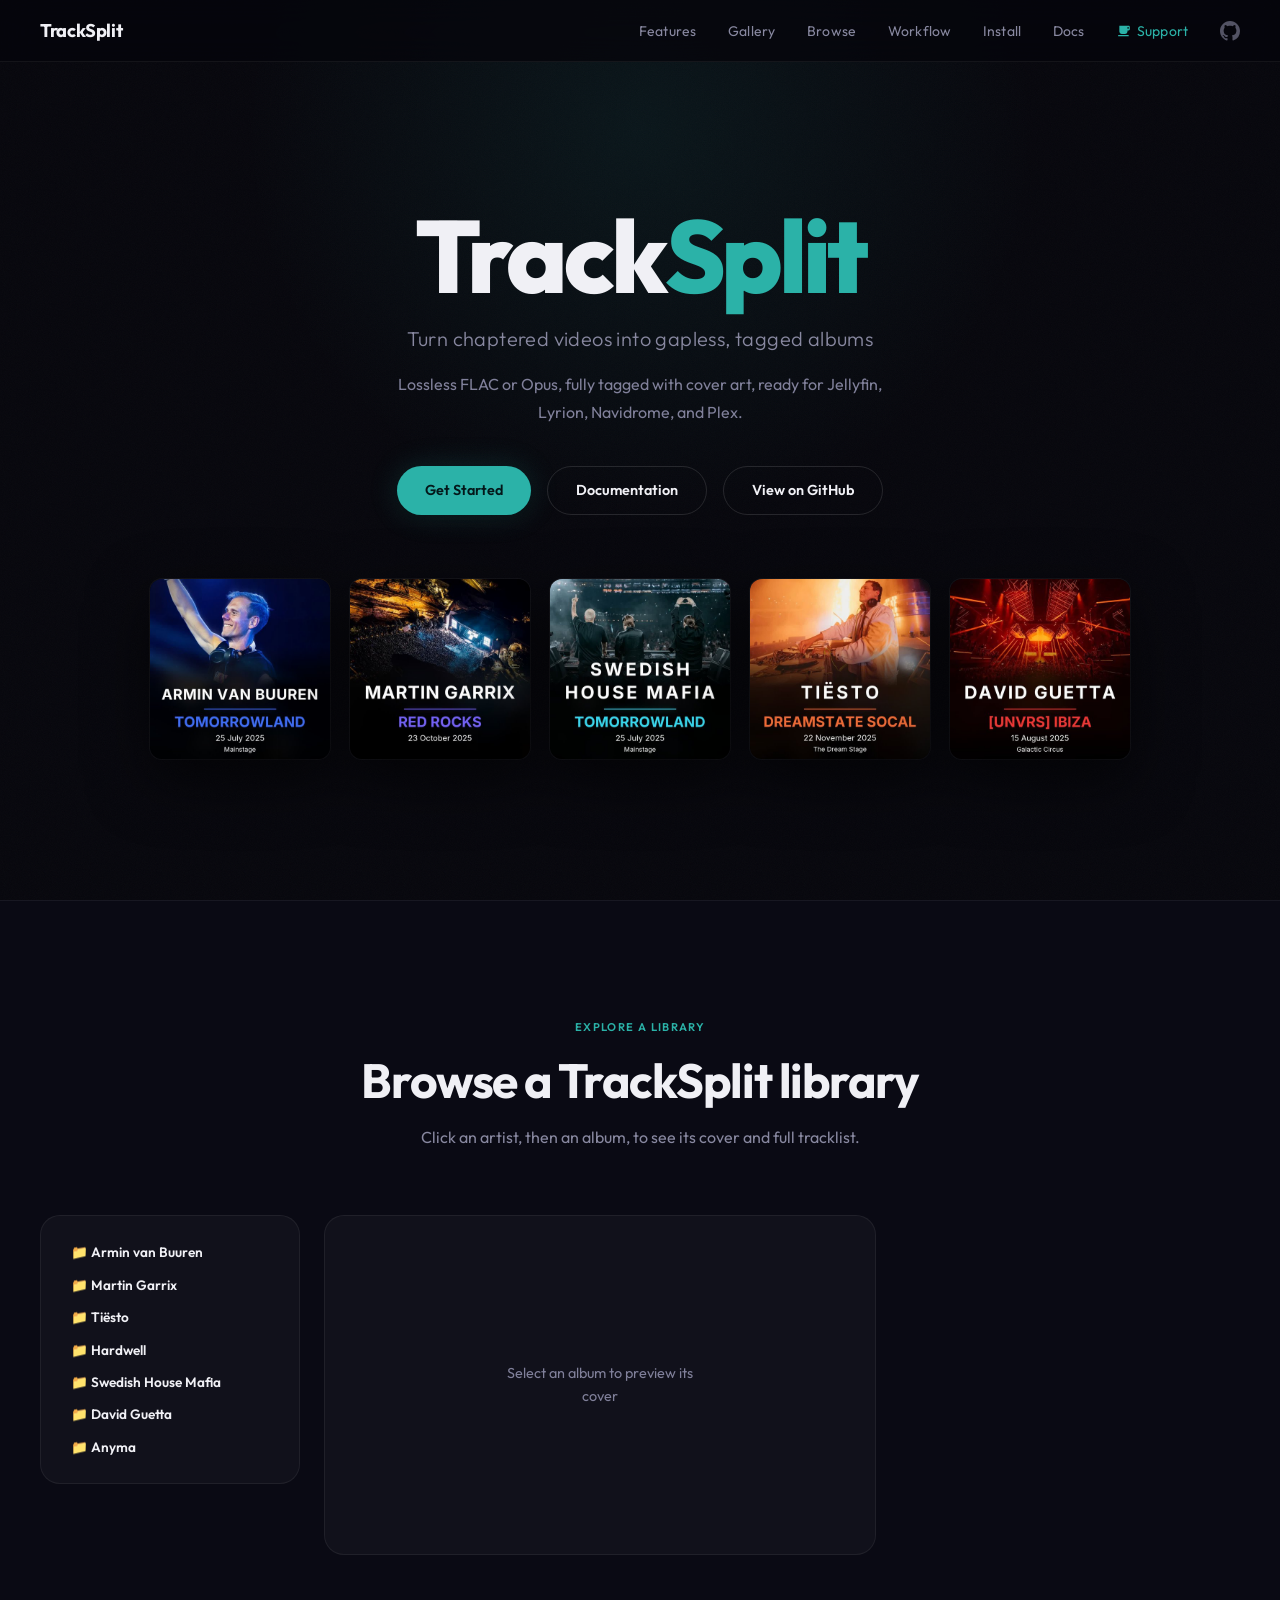
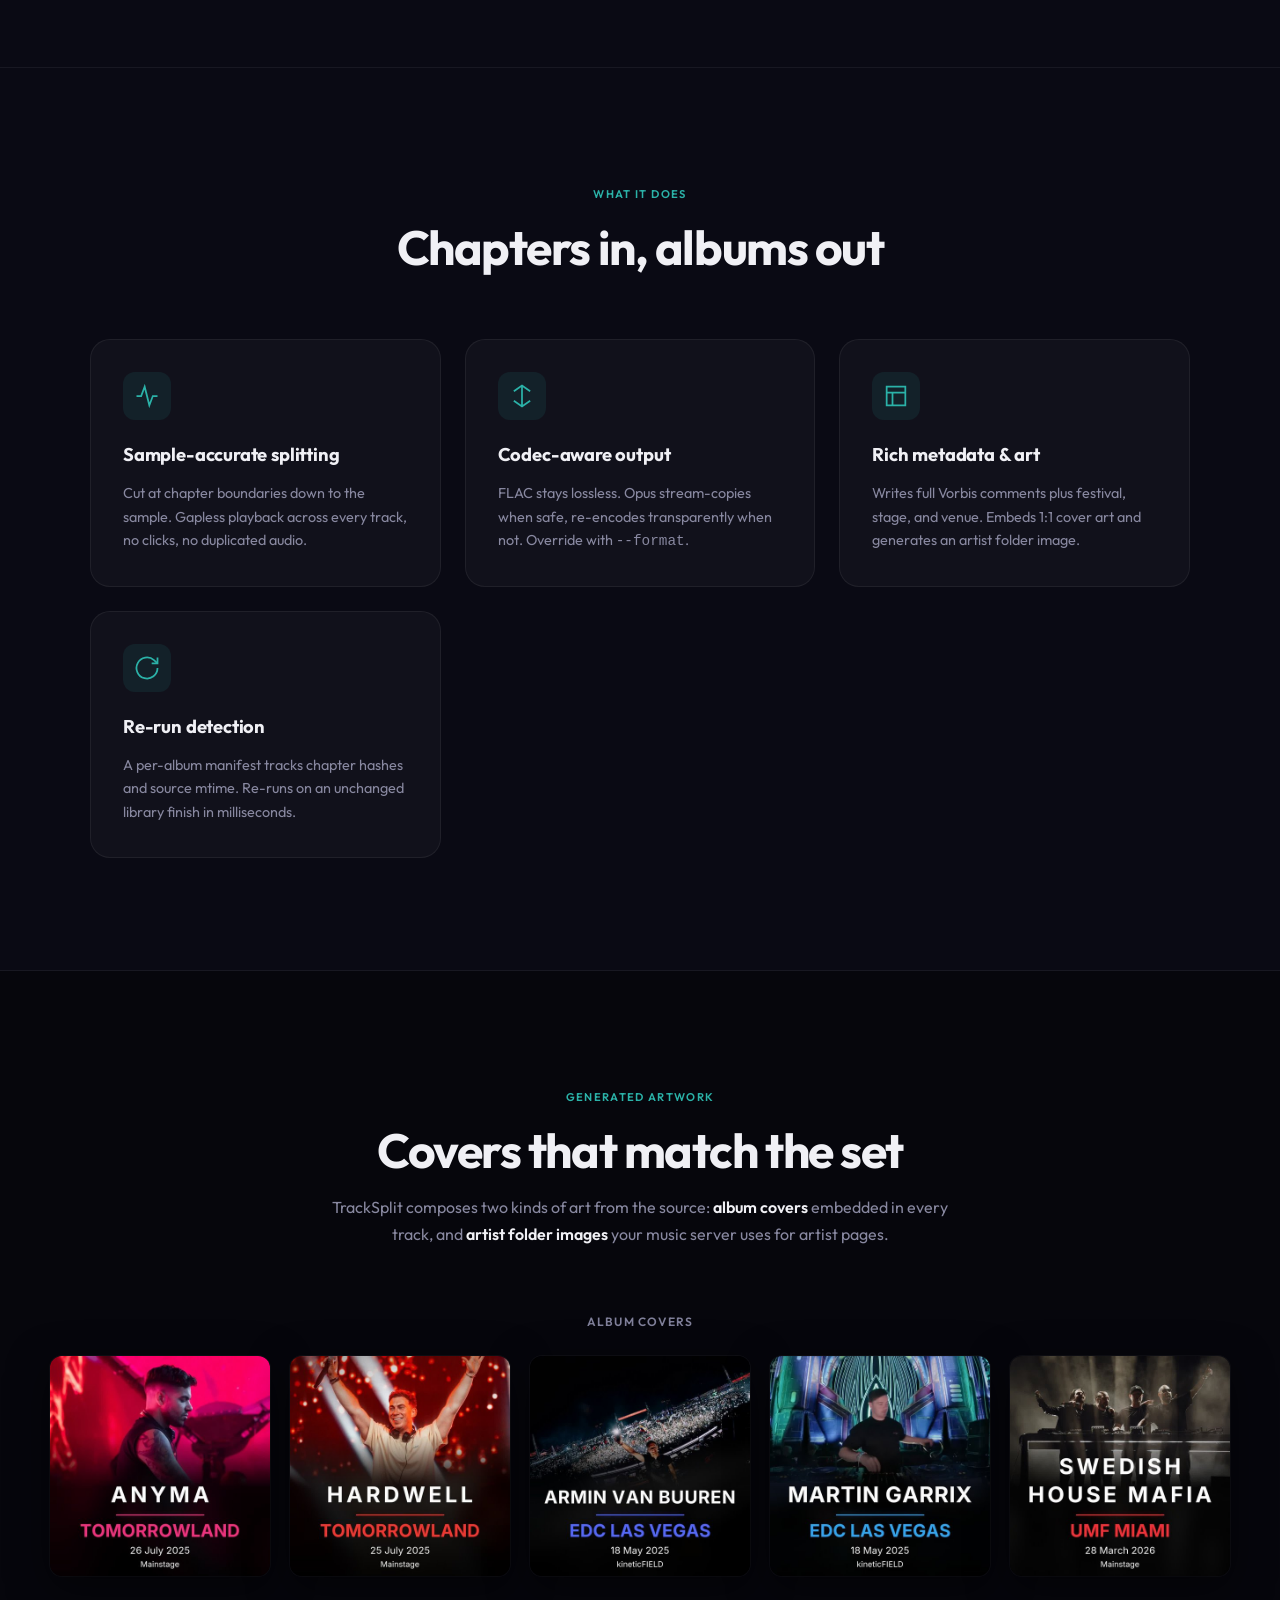
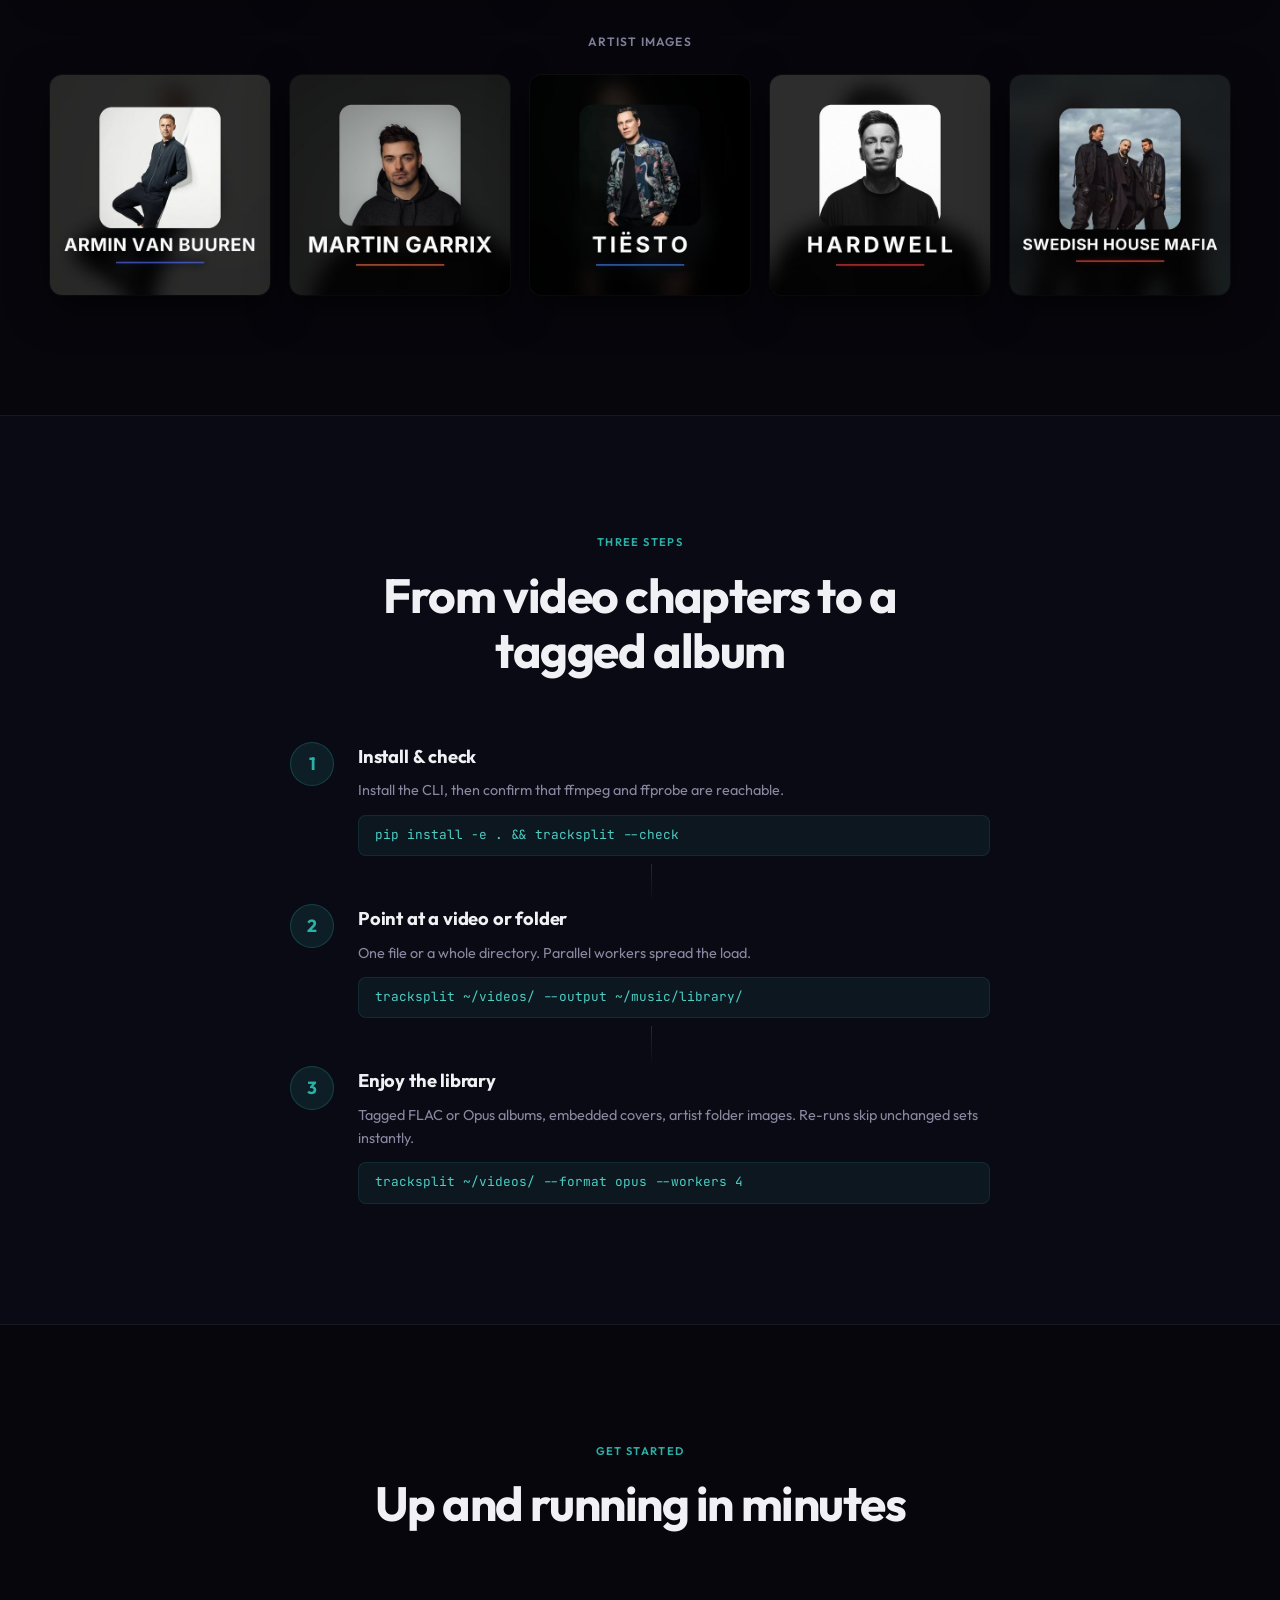
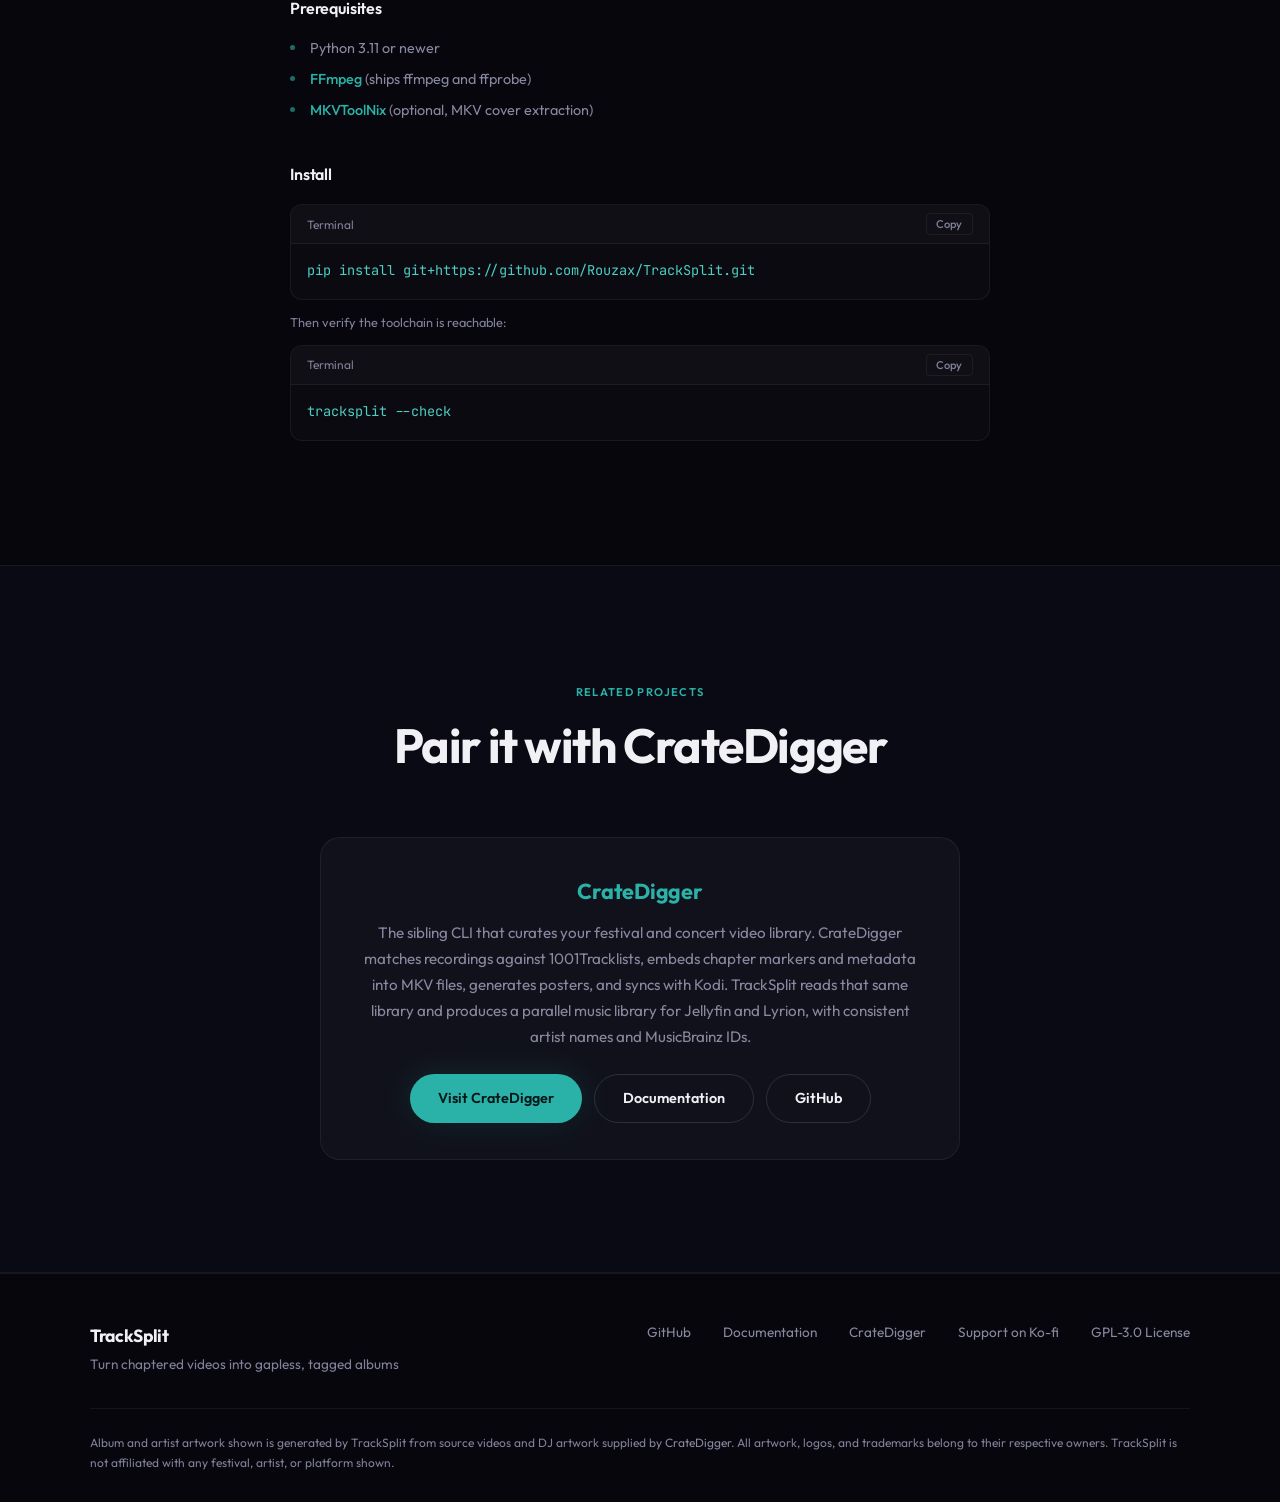
<file: index.html>
<!DOCTYPE html>
<html lang="en">
<head>
  <meta charset="UTF-8">
  <meta name="viewport" content="width=device-width, initial-scale=1.0">
  <title>TrackSplit - Turn chaptered videos into gapless, tagged albums</title>
  <meta name="description" content="Turn your chaptered video library into gapless, tagged FLAC or Opus albums ready for Jellyfin, Lyrion, Navidrome, and Plex.">
  <meta property="og:title" content="TrackSplit">
  <meta property="og:description" content="Turn chaptered videos into gapless, tagged albums">
  <meta property="og:image" content="assets/social-preview.jpg">
  <meta property="og:type" content="website">
  <link rel="icon" href="favicon.ico" sizes="any">
  <link rel="icon" type="image/png" sizes="32x32" href="assets/favicon-32.png">
  <link rel="icon" type="image/png" sizes="16x16" href="assets/favicon-16.png">
  <link rel="apple-touch-icon" href="assets/apple-touch-icon.png">
  <link rel="stylesheet" href="style.css">
  <link rel="preconnect" href="https://fonts.googleapis.com">
  <link rel="preconnect" href="https://fonts.gstatic.com" crossorigin>
  <link href="https://fonts.googleapis.com/css2?family=Outfit:wght@300;400;600;700;800&family=JetBrains+Mono:wght@400;500&display=swap" rel="stylesheet">
</head>
<body>

  <!-- Nav -->
  <nav class="nav">
    <a href="#" class="nav-logo">TrackSplit</a>
    <div class="nav-links">
      <a href="#features">Features</a>
      <a href="#gallery">Gallery</a>
      <a href="#library-browser">Browse</a>
      <a href="#workflow">Workflow</a>
      <a href="#install">Install</a>
      <a href="docs/">Docs</a>
      <a href="https://ko-fi.com/O0W221GBUG" class="nav-support" target="_blank" rel="noopener">
        <svg width="14" height="14" viewBox="0 0 24 24" fill="currentColor" aria-hidden="true"><path d="M2,21H20V19H2M20,8H18V5H20M20,3H4V13A4,4 0 0,0 8,17H14A4,4 0 0,0 18,13V11H20A2,2 0 0,0 22,9V5C22,3.89 21.1,3 20,3Z"/></svg>
        Support
      </a>
      <a href="https://github.com/Rouzax/TrackSplit" class="nav-gh" target="_blank" rel="noopener">
        <svg width="20" height="20" viewBox="0 0 24 24" fill="currentColor"><path d="M12 0C5.37 0 0 5.37 0 12c0 5.31 3.435 9.795 8.205 11.385.6.105.825-.255.825-.57 0-.285-.015-1.23-.015-2.235-3.015.555-3.795-.735-4.035-1.41-.135-.345-.72-1.41-1.23-1.695-.42-.225-1.02-.78-.015-.795.945-.015 1.62.87 1.845 1.23 1.08 1.815 2.805 1.305 3.495.99.105-.78.42-1.305.765-1.605-2.67-.3-5.46-1.335-5.46-5.925 0-1.305.465-2.385 1.23-3.225-.12-.3-.54-1.53.12-3.18 0 0 1.005-.315 3.3 1.23.96-.27 1.98-.405 3-.405s2.04.135 3 .405c2.295-1.56 3.3-1.23 3.3-1.23.66 1.65.24 2.88.12 3.18.765.84 1.23 1.905 1.23 3.225 0 4.605-2.805 5.625-5.475 5.925.435.375.81 1.095.81 2.22 0 1.605-.015 2.895-.015 3.3 0 .315.225.69.825.57A12.02 12.02 0 0024 12c0-6.63-5.37-12-12-12z"/></svg>
      </a>
    </div>
  </nav>

  <!-- Hero -->
  <section class="hero">
    <div class="hero-glow"></div>
    <div class="hero-grain"></div>
    <div class="hero-content">
      <h1 class="hero-title">
        <span class="hero-title-track">Track</span><span class="hero-title-split">Split</span>
      </h1>
      <p class="hero-subtitle">Turn chaptered videos into gapless, tagged albums</p>
      <p class="hero-desc">Lossless FLAC or Opus, fully tagged with cover art, ready for Jellyfin, Lyrion, Navidrome, and Plex.</p>
      <div class="hero-actions">
        <a href="#install" class="btn btn-primary">Get Started</a>
        <a href="docs/" class="btn btn-outline">Documentation</a>
        <a href="https://github.com/Rouzax/TrackSplit" class="btn btn-outline" target="_blank" rel="noopener">View on GitHub</a>
      </div>
    </div>
    <div class="hero-posters">
      <div class="hero-poster" style="--delay: 0.1s"><img src="assets/album-armin-van-buuren-tomorrowland-2025-mainstage.jpg" alt="Armin van Buuren at Tomorrowland album cover" loading="lazy"></div>
      <div class="hero-poster" style="--delay: 0.2s"><img src="assets/album-martin-garrix-red-rocks-2025.jpg" alt="Martin Garrix at Red Rocks album cover" loading="lazy"></div>
      <div class="hero-poster" style="--delay: 0.3s"><img src="assets/album-swedish-house-mafia-tomorrowland-2025-mainstage.jpg" alt="Swedish House Mafia at Tomorrowland album cover" loading="lazy"></div>
      <div class="hero-poster" style="--delay: 0.15s"><img src="assets/album-tiesto-dreamstate-socal-2025-the-dream-stage.jpg" alt="Tiesto at Dreamstate SoCal album cover" loading="lazy"></div>
      <div class="hero-poster" style="--delay: 0.25s"><img src="assets/album-david-guetta-unvrs-ibiza-2025.jpg" alt="David Guetta at UNVRS Ibiza album cover" loading="lazy"></div>
    </div>
  </section>

  <!-- Library browser -->
  <section id="library-browser" class="browser reveal">
    <div class="section-header">
      <span class="section-label">Explore a library</span>
      <h2>Browse a TrackSplit library</h2>
      <p class="section-desc">Click an artist, then an album, to see its cover and full tracklist.</p>
    </div>
    <div class="browser-grid">
      <nav id="browser-tree" class="browser-tree" aria-label="Artists and albums"></nav>
      <figure class="browser-stage"><img id="browser-cover" alt="" loading="lazy"></figure>
      <aside id="browser-meta" class="browser-meta" hidden></aside>
    </div>
  </section>

  <!-- Features -->
  <section class="features reveal" id="features">
    <div class="section-header">
      <span class="section-label">What it does</span>
      <h2>Chapters in, albums out</h2>
    </div>
    <div class="feature-grid">
      <div class="feature-card stagger">
        <div class="feature-icon">
          <svg width="28" height="28" viewBox="0 0 24 24" fill="none" stroke="currentColor" stroke-width="1.5"><path d="M3 12h4l3-8 4 16 3-8h4"/></svg>
        </div>
        <h3>Sample-accurate splitting</h3>
        <p>Cut at chapter boundaries down to the sample. Gapless playback across every track, no clicks, no duplicated audio.</p>
      </div>
      <div class="feature-card stagger">
        <div class="feature-icon">
          <svg width="28" height="28" viewBox="0 0 24 24" fill="none" stroke="currentColor" stroke-width="1.5"><path d="M12 3v18M5 8l7-5 7 5M5 16l7 5 7-5"/></svg>
        </div>
        <h3>Codec-aware output</h3>
        <p>FLAC stays lossless. Opus stream-copies when safe, re-encodes transparently when not. Override with <code>--format</code>.</p>
      </div>
      <div class="feature-card stagger">
        <div class="feature-icon">
          <svg width="28" height="28" viewBox="0 0 24 24" fill="none" stroke="currentColor" stroke-width="1.5"><path d="M4 4h16v16H4z"/><path d="M4 9h16M9 20V9"/></svg>
        </div>
        <h3>Rich metadata &amp; art</h3>
        <p>Writes full Vorbis comments plus festival, stage, and venue. Embeds 1:1 cover art and generates an artist folder image.</p>
      </div>
      <div class="feature-card stagger">
        <div class="feature-icon">
          <svg width="28" height="28" viewBox="0 0 24 24" fill="none" stroke="currentColor" stroke-width="1.5"><path d="M21 12a9 9 0 11-3-6.7L21 8"/><path d="M21 3v5h-5"/></svg>
        </div>
        <h3>Re-run detection</h3>
        <p>A per-album manifest tracks chapter hashes and source mtime. Re-runs on an unchanged library finish in milliseconds.</p>
      </div>
    </div>
  </section>

  <!-- Gallery -->
  <section class="gallery reveal" id="gallery">
    <div class="section-header">
      <span class="section-label">Generated artwork</span>
      <h2>Covers that match the set</h2>
      <p class="section-desc">TrackSplit composes two kinds of art from the source: <strong>album covers</strong> embedded in every track, and <strong>artist folder images</strong> your music server uses for artist pages.</p>
    </div>
    <div class="gallery-row">
      <div class="gallery-group">
        <span class="gallery-label">Album Covers</span>
        <div class="gallery-items">
          <div class="gallery-item"><img src="assets/album-anyma-tomorrowland-2025-mainstage.jpg" alt="Anyma - Tomorrowland" loading="lazy"></div>
          <div class="gallery-item"><img src="assets/album-hardwell-tomorrowland-2025-mainstage.jpg" alt="Hardwell - Tomorrowland" loading="lazy"></div>
          <div class="gallery-item"><img src="assets/album-armin-van-buuren-edc-las-vegas-2025-kineticfield.jpg" alt="Armin van Buuren - EDC Las Vegas" loading="lazy"></div>
          <div class="gallery-item"><img src="assets/album-martin-garrix-edc-las-vegas-2025-kineticfield.jpg" alt="Martin Garrix - EDC Las Vegas" loading="lazy"></div>
          <div class="gallery-item"><img src="assets/album-swedish-house-mafia-umf-miami-2026-mainstage.jpg" alt="Swedish House Mafia - UMF Miami" loading="lazy"></div>
        </div>
      </div>
      <div class="gallery-group">
        <span class="gallery-label">Artist Images</span>
        <div class="gallery-items">
          <div class="gallery-item"><img src="assets/artist-armin-van-buuren.jpg" alt="Armin van Buuren" loading="lazy"></div>
          <div class="gallery-item"><img src="assets/artist-martin-garrix.jpg" alt="Martin Garrix" loading="lazy"></div>
          <div class="gallery-item"><img src="assets/artist-tiesto.jpg" alt="Tiesto" loading="lazy"></div>
          <div class="gallery-item"><img src="assets/artist-hardwell.jpg" alt="Hardwell" loading="lazy"></div>
          <div class="gallery-item"><img src="assets/artist-swedish-house-mafia.jpg" alt="Swedish House Mafia" loading="lazy"></div>
        </div>
      </div>
    </div>
  </section>

  <!-- Workflow -->
  <section class="workflow reveal" id="workflow">
    <div class="section-header">
      <span class="section-label">Three steps</span>
      <h2>From video chapters to a tagged album</h2>
    </div>
    <div class="workflow-steps">
      <div class="workflow-step stagger">
        <div class="step-number">1</div>
        <div class="step-content">
          <h3>Install &amp; check</h3>
          <p>Install the CLI, then confirm that ffmpeg and ffprobe are reachable.</p>
          <code>pip install -e . &amp;&amp; tracksplit --check</code>
        </div>
      </div>
      <div class="workflow-connector"></div>
      <div class="workflow-step stagger">
        <div class="step-number">2</div>
        <div class="step-content">
          <h3>Point at a video or folder</h3>
          <p>One file or a whole directory. Parallel workers spread the load.</p>
          <code>tracksplit ~/videos/ --output ~/music/library/</code>
        </div>
      </div>
      <div class="workflow-connector"></div>
      <div class="workflow-step stagger">
        <div class="step-number">3</div>
        <div class="step-content">
          <h3>Enjoy the library</h3>
          <p>Tagged FLAC or Opus albums, embedded covers, artist folder images. Re-runs skip unchanged sets instantly.</p>
          <code>tracksplit ~/videos/ --format opus --workers 4</code>
        </div>
      </div>
    </div>
  </section>

  <!-- Install -->
  <section class="install reveal" id="install">
    <div class="section-header">
      <span class="section-label">Get started</span>
      <h2>Up and running in minutes</h2>
    </div>
    <div class="install-content">
      <div class="install-block">
        <h3>Prerequisites</h3>
        <ul>
          <li>Python 3.11 or newer</li>
          <li><a href="https://ffmpeg.org/" target="_blank" rel="noopener">FFmpeg</a> (ships ffmpeg and ffprobe)</li>
          <li><a href="https://mkvtoolnix.download/" target="_blank" rel="noopener">MKVToolNix</a> (optional, MKV cover extraction)</li>
        </ul>
      </div>
      <div class="install-block">
        <h3>Install</h3>
        <div class="code-block">
          <div class="code-header">
            <span>Terminal</span>
            <button class="copy-btn" onclick="navigator.clipboard.writeText('pip install git+https://github.com/Rouzax/TrackSplit.git')">Copy</button>
          </div>
          <pre><code>pip install git+https://github.com/Rouzax/TrackSplit.git</code></pre>
        </div>
        <p class="install-note">Then verify the toolchain is reachable:</p>
        <div class="code-block">
          <div class="code-header">
            <span>Terminal</span>
            <button class="copy-btn" onclick="navigator.clipboard.writeText('tracksplit --check')">Copy</button>
          </div>
          <pre><code>tracksplit --check</code></pre>
        </div>
      </div>
    </div>
  </section>

  <!-- Related projects -->
  <section class="related reveal" id="related">
    <div class="section-header">
      <span class="section-label">Related projects</span>
      <h2>Pair it with CrateDigger</h2>
    </div>
    <div class="related-card">
      <h3>CrateDigger</h3>
      <p>The sibling CLI that curates your festival and concert video library. CrateDigger matches recordings against 1001Tracklists, embeds chapter markers and metadata into MKV files, generates posters, and syncs with Kodi. TrackSplit reads that same library and produces a parallel music library for Jellyfin and Lyrion, with consistent artist names and MusicBrainz IDs.</p>
      <div class="related-actions">
        <a href="https://rouzax.github.io/CrateDigger/" class="btn btn-primary" target="_blank" rel="noopener">Visit CrateDigger</a>
        <a href="https://rouzax.github.io/CrateDigger/docs/" class="btn btn-outline" target="_blank" rel="noopener">Documentation</a>
        <a href="https://github.com/Rouzax/CrateDigger" class="btn btn-outline" target="_blank" rel="noopener">GitHub</a>
      </div>
    </div>
  </section>

  <!-- Footer -->
  <footer class="footer">
    <div class="footer-content">
      <div class="footer-brand">
        <span class="footer-logo">TrackSplit</span>
        <p>Turn chaptered videos into gapless, tagged albums</p>
      </div>
      <div class="footer-links">
        <a href="https://github.com/Rouzax/TrackSplit" target="_blank" rel="noopener">GitHub</a>
        <a href="docs/">Documentation</a>
        <a href="https://github.com/Rouzax/CrateDigger" target="_blank" rel="noopener">CrateDigger</a>
        <a href="https://ko-fi.com/O0W221GBUG" target="_blank" rel="noopener">Support on Ko-fi</a>
        <a href="https://github.com/Rouzax/TrackSplit/blob/main/LICENSE" target="_blank" rel="noopener">GPL-3.0 License</a>
      </div>
    </div>
    <div class="footer-disclaimer">
      <p>Album and artist artwork shown is generated by TrackSplit from source videos and DJ artwork supplied by <a href="https://github.com/Rouzax/CrateDigger" target="_blank" rel="noopener">CrateDigger</a>. All artwork, logos, and trademarks belong to their respective owners. TrackSplit is not affiliated with any festival, artist, or platform shown.</p>
    </div>
  </footer>

  <script>
    const observer = new IntersectionObserver((entries) => {
      entries.forEach(entry => {
        if (entry.isIntersecting) {
          entry.target.classList.add('visible');
          const children = entry.target.querySelectorAll('.stagger');
          children.forEach((child, i) => {
            child.style.transitionDelay = `${i * 0.1}s`;
            child.classList.add('visible');
          });
        }
      });
    }, { threshold: 0.15, rootMargin: '0px 0px -60px 0px' });

    document.querySelectorAll('.reveal').forEach(el => observer.observe(el));

    const heroSection = document.querySelector('.hero');
    const heroPosters = document.querySelector('.hero-posters');
    const heroGlow = document.querySelector('.hero-glow');

    window.addEventListener('scroll', () => {
      const scrollY = window.scrollY;
      const heroH = heroSection.offsetHeight;
      if (scrollY < heroH) {
        const ratio = scrollY / heroH;
        heroPosters.style.transform = `translateY(${scrollY * 0.15}px) scale(${1 - ratio * 0.05})`;
        heroPosters.style.opacity = 1 - ratio * 0.8;
        heroGlow.style.transform = `translateX(-50%) scale(${1 + ratio * 0.3})`;
        heroGlow.style.opacity = 0.5 - ratio * 0.4;
      }
    }, { passive: true });

    document.querySelectorAll('.gallery-item, .hero-poster').forEach(el => {
      el.addEventListener('mousemove', (e) => {
        const rect = el.getBoundingClientRect();
        const x = (e.clientX - rect.left) / rect.width - 0.5;
        const y = (e.clientY - rect.top) / rect.height - 0.5;
        el.style.transform = `perspective(600px) rotateY(${x * 8}deg) rotateX(${-y * 8}deg) translateY(-6px) scale(1.02)`;
      });
      el.addEventListener('mouseleave', () => { el.style.transform = ''; });
    });

    const nav = document.querySelector('.nav');
    window.addEventListener('scroll', () => {
      nav.classList.toggle('nav-scrolled', window.scrollY > 40);
    }, { passive: true });

    const stepObserver = new IntersectionObserver((entries) => {
      entries.forEach(entry => {
        if (entry.isIntersecting) {
          entry.target.classList.add('step-pop');
          stepObserver.unobserve(entry.target);
        }
      });
    }, { threshold: 0.5 });
    document.querySelectorAll('.step-number').forEach(el => stepObserver.observe(el));

    document.querySelectorAll('.feature-card').forEach(card => {
      card.addEventListener('mousemove', (e) => {
        const rect = card.getBoundingClientRect();
        const x = ((e.clientX - rect.left) / rect.width) * 100;
        const y = ((e.clientY - rect.top) / rect.height) * 100;
        card.style.setProperty('--mx', x + '%');
        card.style.setProperty('--my', y + '%');
      });
    });

    document.querySelectorAll('.copy-btn').forEach(btn => {
      btn.addEventListener('click', () => {
        const orig = btn.textContent;
        btn.textContent = 'Copied!';
        btn.style.color = 'var(--accent)';
        setTimeout(() => { btn.textContent = orig; btn.style.color = ''; }, 1500);
      });
    });
  </script>
  <script src="assets/browser.js" defer></script>
</body>
</html>
</file>
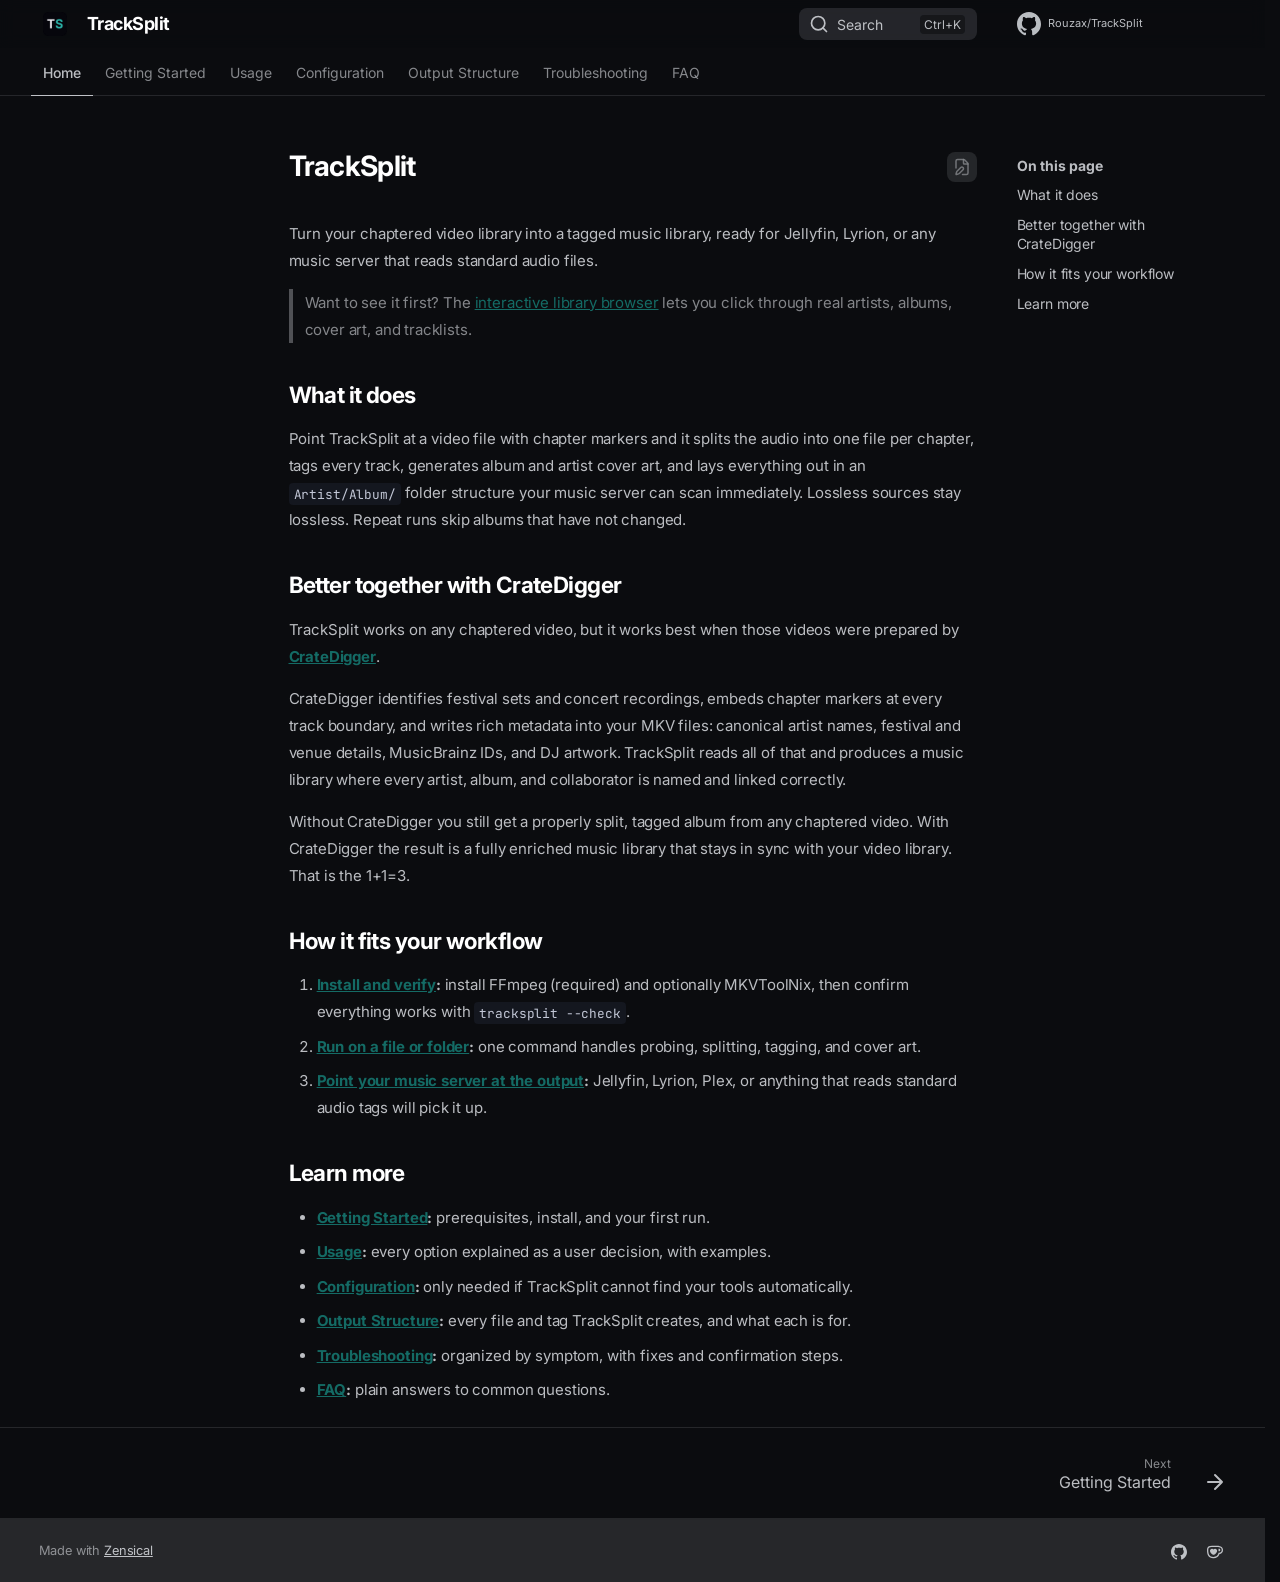
<file: docs/index.html>
<!doctype html>
<html lang="en" class="no-js">
  <head>
    
      <meta charset="utf-8">
      <meta name="viewport" content="width=device-width,initial-scale=1">
      
      
      
        <link rel="canonical" href="https://rouzax.github.io/TrackSplit/docs/">
      
      
      
        <link rel="next" href="./getting-started/">
      
      
        
      
      
      <link rel="icon" href="./assets/favicon.png">
      <meta name="generator" content="zensical-0.0.57">
    
    
      
        <title>TrackSplit - TrackSplit</title>
      
    
    
      
        
      
      <link rel="stylesheet" href="./assets/stylesheets/modern/main.5da3a30f.min.css">
      
        
          
        
        <link rel="stylesheet" href="./assets/stylesheets/modern/palette.812a03bb.min.css">
      
      


    
    
      
    
    
      
        
        
        <link rel="preconnect" href="https://fonts.gstatic.com" crossorigin>
        <link rel="stylesheet" href="https://fonts.googleapis.com/css?family=Inter:300,300i,400,400i,500,500i,700,700i%7CJetBrains+Mono:400,400i,700,700i&amp;display=fallback">
        <style>:root{--md-text-font:"Inter";--md-code-font:"JetBrains Mono"}</style>
      
    
    
      <link rel="stylesheet" href="./stylesheets/extra.css">
    
    <script>__md_scope=new URL(".",location),__md_scope.pathname.endsWith("/")||(__md_scope=new URL(__md_scope.pathname+"/",location)),__md_hash=e=>[...e].reduce(((e,t)=>(e<<5)-e+t.charCodeAt(0)),0),__md_get=(e,t=localStorage,_=__md_scope)=>JSON.parse(t.getItem(_.pathname+"."+e)),__md_set=(e,t,_=localStorage,a=__md_scope)=>{try{_.setItem(a.pathname+"."+e,JSON.stringify(t))}catch(e){}},document.documentElement.setAttribute("data-platform",navigator.platform)</script>
    
      

    
    
  </head>
  
  
    
    
      
    
    
    
    
    <body dir="ltr" data-md-color-scheme="slate" data-md-color-primary="custom" data-md-color-accent="teal">
  
    
    <input class="md-toggle" data-md-toggle="drawer" type="checkbox" id="__drawer" autocomplete="off">
    <input class="md-toggle" data-md-toggle="search" type="checkbox" id="__search" autocomplete="off">
    <label class="md-overlay" for="__drawer" aria-label="Navigation"></label>
    <div data-md-component="skip">
      
        
        <a href="#tracksplit" class="md-skip">
          Skip to content
        </a>
      
    </div>
    <div data-md-component="announce">
      
    </div>
    
    
      

<header class="md-header" data-md-component="header">
  <nav class="md-header__inner md-grid" aria-label="Header">
    <a href="" title="TrackSplit" class="md-header__button md-logo" aria-label="TrackSplit" data-md-component="logo">
      
  <img src="./assets/icon.png" alt="TrackSplit">

    </a>
    <label class="md-header__button md-icon" for="__drawer" aria-label="Navigation">
      
      <svg xmlns="http://www.w3.org/2000/svg" fill="none" stroke="currentColor" stroke-linecap="round" stroke-linejoin="round" stroke-width="2" class="lucide lucide-menu" viewBox="0 0 24 24"><path d="M4 5h16M4 12h16M4 19h16"/></svg>
    </label>
    <div class="md-header__title" data-md-component="header-title">
      <div class="md-header__ellipsis">
        <div class="md-header__topic">
          <span class="md-ellipsis">
            TrackSplit
          </span>
        </div>
        <div class="md-header__topic" data-md-component="header-topic">
          <span class="md-ellipsis">
            
              TrackSplit
            
          </span>
        </div>
      </div>
    </div>
    
      
        <form class="md-header__option" data-md-component="palette">
  
    
    
    
    <input class="md-option" data-md-color-media="none" data-md-color-scheme="slate" data-md-color-primary="custom" data-md-color-accent="teal"  aria-hidden="true"  type="radio" name="__palette" id="__palette_0">
    
  
</form>
      
    
    
      <script>var palette=__md_get("__palette");if(palette&&palette.color){if("(prefers-color-scheme)"===palette.color.media){var media=matchMedia("(prefers-color-scheme: light)"),input=document.querySelector(media.matches?"[data-md-color-media='(prefers-color-scheme: light)']":"[data-md-color-media='(prefers-color-scheme: dark)']");palette.color.media=input.getAttribute("data-md-color-media"),palette.color.scheme=input.getAttribute("data-md-color-scheme"),palette.color.primary=input.getAttribute("data-md-color-primary"),palette.color.accent=input.getAttribute("data-md-color-accent")}for(var[key,value]of Object.entries(palette.color))document.body.setAttribute("data-md-color-"+key,value)}</script>
    
    
    
      
      
        <label class="md-header__button md-icon" for="__search" aria-label="Search">
          
          <svg xmlns="http://www.w3.org/2000/svg" fill="none" stroke="currentColor" stroke-linecap="round" stroke-linejoin="round" stroke-width="2" class="lucide lucide-search" viewBox="0 0 24 24"><path d="m21 21-4.34-4.34"/><circle cx="11" cy="11" r="8"/></svg>
        </label>
        <div class="md-search" data-md-component="search" role="dialog" aria-label="Search">
  <button type="button" class="md-search__button">
    Search
  </button>
</div>
      
    
    <div class="md-header__source">
      
        <a href="https://github.com/Rouzax/TrackSplit" title="Go to repository" class="md-source" data-md-component="source">
  <div class="md-source__icon md-icon">
    
    <svg xmlns="http://www.w3.org/2000/svg" viewBox="0 0 512 512"><!--! Font Awesome Free 7.3.1 by @fontawesome - https://fontawesome.com License - https://fontawesome.com/license/free (Icons: CC BY 4.0, Fonts: SIL OFL 1.1, Code: MIT License) Copyright 2026 Fonticons, Inc.--><path fill="currentColor" d="M216.5 362.5c-66-8-112.5-55.5-112.5-117 0-25 9-52 24-70-6.5-16.5-5.5-51.5 2-66 20-2.5 47 8 63 22.5 19-6 39-9 63.5-9s44.5 3 62.5 8.5c15.5-14 43-24.5 63-22 7 13.5 8 48.5 1.5 65.5 16 19 24.5 44.5 24.5 70.5 0 61.5-46.5 108-113.5 116.5 17 11 28.5 35 28.5 62.5v52c0 15 12.5 23.5 27.5 17.5C441 459.5 512 369 512 257 512 115.5 397 0 255.5 0S0 115.5 0 257c0 111 70.5 203 165.5 237.5 13.5 5 26.5-4 26.5-17.5v-40c-7 3-16 5-24 5-33 0-52.5-18-66.5-51.5-5.5-13.5-11.5-21.5-23-23-6-.5-8-3-8-6 0-6 10-10.5 20-10.5 14.5 0 27 9 40 27.5 10 14.5 20.5 21 33 21s20.5-4.5 32-16c8.5-8.5 15-16 21-21"/></svg>
  </div>
  <div class="md-source__repository">
    Rouzax/TrackSplit
  </div>
</a>
      
    </div>
  </nav>
  
</header>
    
    <div class="md-container" data-md-component="container">
      
      
        
          
            
<nav class="md-tabs" aria-label="Tabs" data-md-component="tabs">
  <div class="md-grid">
    <ul class="md-tabs__list">
      
        
  
  
  
    
  
  
    <li class="md-tabs__item md-tabs__item--active">
      <a href="" class="md-tabs__link">
        
  
  Home

      </a>
    </li>
  

      
        
  
  
  
  
    <li class="md-tabs__item">
      <a href="./getting-started/" class="md-tabs__link">
        
  
  Getting Started

      </a>
    </li>
  

      
        
  
  
  
  
    <li class="md-tabs__item">
      <a href="./usage/" class="md-tabs__link">
        
  
  Usage

      </a>
    </li>
  

      
        
  
  
  
  
    <li class="md-tabs__item">
      <a href="./configuration/" class="md-tabs__link">
        
  
  Configuration

      </a>
    </li>
  

      
        
  
  
  
  
    <li class="md-tabs__item">
      <a href="./output/" class="md-tabs__link">
        
  
  Output Structure

      </a>
    </li>
  

      
        
  
  
  
  
    <li class="md-tabs__item">
      <a href="./troubleshooting/" class="md-tabs__link">
        
  
  Troubleshooting

      </a>
    </li>
  

      
        
  
  
  
  
    <li class="md-tabs__item">
      <a href="./faq/" class="md-tabs__link">
        
  
  FAQ

      </a>
    </li>
  

      
    </ul>
  </div>
</nav>
          
        
      
      <main class="md-main" data-md-component="main">
        <div class="md-main__inner md-grid">
          
            
              
              <div class="md-sidebar md-sidebar--primary" data-md-component="sidebar" data-md-type="navigation" >
                <div class="md-sidebar__scrollwrap">
                  <div class="md-sidebar__inner">
                    


  


<nav class="md-nav md-nav--primary md-nav--lifted" aria-label="Navigation" data-md-level="0">
  <label class="md-nav__title" for="__drawer">
    <a href="" title="TrackSplit" class="md-nav__button md-logo" aria-label="TrackSplit" data-md-component="logo">
      
  <img src="./assets/icon.png" alt="TrackSplit">

    </a>
    TrackSplit
  </label>
  
    <div class="md-nav__source">
      <a href="https://github.com/Rouzax/TrackSplit" title="Go to repository" class="md-source" data-md-component="source">
  <div class="md-source__icon md-icon">
    
    <svg xmlns="http://www.w3.org/2000/svg" viewBox="0 0 512 512"><!--! Font Awesome Free 7.3.1 by @fontawesome - https://fontawesome.com License - https://fontawesome.com/license/free (Icons: CC BY 4.0, Fonts: SIL OFL 1.1, Code: MIT License) Copyright 2026 Fonticons, Inc.--><path fill="currentColor" d="M216.5 362.5c-66-8-112.5-55.5-112.5-117 0-25 9-52 24-70-6.5-16.5-5.5-51.5 2-66 20-2.5 47 8 63 22.5 19-6 39-9 63.5-9s44.5 3 62.5 8.5c15.5-14 43-24.5 63-22 7 13.5 8 48.5 1.5 65.5 16 19 24.5 44.5 24.5 70.5 0 61.5-46.5 108-113.5 116.5 17 11 28.5 35 28.5 62.5v52c0 15 12.5 23.5 27.5 17.5C441 459.5 512 369 512 257 512 115.5 397 0 255.5 0S0 115.5 0 257c0 111 70.5 203 165.5 237.5 13.5 5 26.5-4 26.5-17.5v-40c-7 3-16 5-24 5-33 0-52.5-18-66.5-51.5-5.5-13.5-11.5-21.5-23-23-6-.5-8-3-8-6 0-6 10-10.5 20-10.5 14.5 0 27 9 40 27.5 10 14.5 20.5 21 33 21s20.5-4.5 32-16c8.5-8.5 15-16 21-21"/></svg>
  </div>
  <div class="md-source__repository">
    Rouzax/TrackSplit
  </div>
</a>
    </div>
  
  <ul class="md-nav__list" data-md-scrollfix>
    
      
      
  
  
    
  
  
  
    <li class="md-nav__item md-nav__item--active">
      
      
      
      
        
      
      
        <label class="md-nav__link md-nav__link--active" for="__toc">
          
  
  
  <span class="md-ellipsis">
    
  
  Home

    
  </span>
  
  

          <span class="md-nav__icon md-icon"></span>
        </label>
      
      <a href="" class="md-nav__link md-nav__link--active">
        
  
  
  <span class="md-ellipsis">
    
  
  Home

    
  </span>
  
  

      </a>
      
        


<nav class="md-nav md-nav--secondary" aria-label="On this page">
  
  
  
    
  
  
    <label class="md-nav__title" for="__toc">
      <span class="md-nav__icon md-icon"></span>
      On this page
    </label>
    <ul class="md-nav__list" data-md-component="toc" data-md-scrollfix>
      
        <li class="md-nav__item">
  <a href="#what-it-does" class="md-nav__link">
    <span class="md-ellipsis">
      <span class="md-typeset">
        What it does
      </span>
    </span>
  </a>
  
</li>
      
        <li class="md-nav__item">
  <a href="#better-together-with-cratedigger" class="md-nav__link">
    <span class="md-ellipsis">
      <span class="md-typeset">
        Better together with CrateDigger
      </span>
    </span>
  </a>
  
</li>
      
        <li class="md-nav__item">
  <a href="#how-it-fits-your-workflow" class="md-nav__link">
    <span class="md-ellipsis">
      <span class="md-typeset">
        How it fits your workflow
      </span>
    </span>
  </a>
  
</li>
      
        <li class="md-nav__item">
  <a href="#learn-more" class="md-nav__link">
    <span class="md-ellipsis">
      <span class="md-typeset">
        Learn more
      </span>
    </span>
  </a>
  
</li>
      
    </ul>
  
</nav>
      
    </li>
  

    
      
      
  
  
  
  
    <li class="md-nav__item">
      <a href="./getting-started/" class="md-nav__link">
        
  
  
  <span class="md-ellipsis">
    
  
  Getting Started

    
  </span>
  
  

      </a>
    </li>
  

    
      
      
  
  
  
  
    <li class="md-nav__item">
      <a href="./usage/" class="md-nav__link">
        
  
  
  <span class="md-ellipsis">
    
  
  Usage

    
  </span>
  
  

      </a>
    </li>
  

    
      
      
  
  
  
  
    <li class="md-nav__item">
      <a href="./configuration/" class="md-nav__link">
        
  
  
  <span class="md-ellipsis">
    
  
  Configuration

    
  </span>
  
  

      </a>
    </li>
  

    
      
      
  
  
  
  
    <li class="md-nav__item">
      <a href="./output/" class="md-nav__link">
        
  
  
  <span class="md-ellipsis">
    
  
  Output Structure

    
  </span>
  
  

      </a>
    </li>
  

    
      
      
  
  
  
  
    <li class="md-nav__item">
      <a href="./troubleshooting/" class="md-nav__link">
        
  
  
  <span class="md-ellipsis">
    
  
  Troubleshooting

    
  </span>
  
  

      </a>
    </li>
  

    
      
      
  
  
  
  
    <li class="md-nav__item">
      <a href="./faq/" class="md-nav__link">
        
  
  
  <span class="md-ellipsis">
    
  
  FAQ

    
  </span>
  
  

      </a>
    </li>
  

    
  </ul>
</nav>
                  </div>
                </div>
              </div>
            
            
              
              <div class="md-sidebar md-sidebar--secondary" data-md-component="sidebar" data-md-type="toc" >
                <div class="md-sidebar__scrollwrap">
                  
                    
                    
                    
                      
                    
                    
                      <input class="md-nav__toggle md-toggle" type="checkbox" id="__toc">
                      <div class="md-sidebar-button__wrapper">
                        <label class="md-sidebar-button" for="__toc"></label>
                      </div>
                    
                  
                  <div class="md-sidebar__inner">
                    


<nav class="md-nav md-nav--secondary" aria-label="On this page">
  
  
  
    
  
  
    <label class="md-nav__title" for="__toc">
      <span class="md-nav__icon md-icon"></span>
      On this page
    </label>
    <ul class="md-nav__list" data-md-component="toc" data-md-scrollfix>
      
        <li class="md-nav__item">
  <a href="#what-it-does" class="md-nav__link">
    <span class="md-ellipsis">
      <span class="md-typeset">
        What it does
      </span>
    </span>
  </a>
  
</li>
      
        <li class="md-nav__item">
  <a href="#better-together-with-cratedigger" class="md-nav__link">
    <span class="md-ellipsis">
      <span class="md-typeset">
        Better together with CrateDigger
      </span>
    </span>
  </a>
  
</li>
      
        <li class="md-nav__item">
  <a href="#how-it-fits-your-workflow" class="md-nav__link">
    <span class="md-ellipsis">
      <span class="md-typeset">
        How it fits your workflow
      </span>
    </span>
  </a>
  
</li>
      
        <li class="md-nav__item">
  <a href="#learn-more" class="md-nav__link">
    <span class="md-ellipsis">
      <span class="md-typeset">
        Learn more
      </span>
    </span>
  </a>
  
</li>
      
    </ul>
  
</nav>
                  </div>
                </div>
              </div>
            
          
          
            <div class="md-content" data-md-component="content">
              
              <article class="md-content__inner md-typeset">
                
                  
  
    <a href="https://github.com/Rouzax/TrackSplit/edit/main/docs/index.md" title="Edit this page" class="md-content__button md-icon" rel="edit">
      
      <svg xmlns="http://www.w3.org/2000/svg" fill="none" stroke="currentColor" stroke-linecap="round" stroke-linejoin="round" stroke-width="2" class="lucide lucide-file-pen" viewBox="0 0 24 24"><path d="M12.659 22H18a2 2 0 0 0 2-2V8a2.4 2.4 0 0 0-.706-1.706l-3.588-3.588A2.4 2.4 0 0 0 14 2H6a2 2 0 0 0-2 2v9.34"/><path d="M14 2v5a1 1 0 0 0 1 1h5M10.378 12.622a1 1 0 0 1 3 3.003L8.36 20.637a2 2 0 0 1-.854.506l-2.867.837a.5.5 0 0 1-.62-.62l.836-2.869a2 2 0 0 1 .506-.853z"/></svg>
    </a>
  
  


<h1 id="tracksplit">TrackSplit<a class="headerlink" href="#tracksplit" title="Permanent link">&para;</a></h1>
<p>Turn your chaptered video library into a tagged music library, ready for Jellyfin, Lyrion, or any music server that reads standard audio files.</p>
<blockquote>
<p>Want to see it first? The <a href="https://rouzax.github.io/TrackSplit/#library-browser">interactive library browser</a> lets you click through real artists, albums, cover art, and tracklists.</p>
</blockquote>
<h2 id="what-it-does">What it does<a class="headerlink" href="#what-it-does" title="Permanent link">&para;</a></h2>
<p>Point TrackSplit at a video file with chapter markers and it splits the audio into one file per chapter, tags every track, generates album and artist cover art, and lays everything out in an <code>Artist/Album/</code> folder structure your music server can scan immediately. Lossless sources stay lossless. Repeat runs skip albums that have not changed.</p>
<h2 id="better-together-with-cratedigger">Better together with CrateDigger<a class="headerlink" href="#better-together-with-cratedigger" title="Permanent link">&para;</a></h2>
<p>TrackSplit works on any chaptered video, but it works best when those videos were prepared by <strong><a href="https://github.com/Rouzax/CrateDigger">CrateDigger</a></strong>.</p>
<p>CrateDigger identifies festival sets and concert recordings, embeds chapter markers at every track boundary, and writes rich metadata into your MKV files: canonical artist names, festival and venue details, MusicBrainz IDs, and DJ artwork. TrackSplit reads all of that and produces a music library where every artist, album, and collaborator is named and linked correctly.</p>
<p>Without CrateDigger you still get a properly split, tagged album from any chaptered video. With CrateDigger the result is a fully enriched music library that stays in sync with your video library. That is the 1+1=3.</p>
<h2 id="how-it-fits-your-workflow">How it fits your workflow<a class="headerlink" href="#how-it-fits-your-workflow" title="Permanent link">&para;</a></h2>
<ol>
<li><strong><a href="getting-started/">Install and verify</a>:</strong> install FFmpeg (required) and optionally MKVToolNix, then confirm everything works with <code>tracksplit --check</code>.</li>
<li><strong><a href="usage/">Run on a file or folder</a>:</strong> one command handles probing, splitting, tagging, and cover art.</li>
<li><strong><a href="output/">Point your music server at the output</a>:</strong> Jellyfin, Lyrion, Plex, or anything that reads standard audio tags will pick it up.</li>
</ol>
<h2 id="learn-more">Learn more<a class="headerlink" href="#learn-more" title="Permanent link">&para;</a></h2>
<ul>
<li><strong><a href="getting-started/">Getting Started</a>:</strong> prerequisites, install, and your first run.</li>
<li><strong><a href="usage/">Usage</a>:</strong> every option explained as a user decision, with examples.</li>
<li><strong><a href="configuration/">Configuration</a>:</strong> only needed if TrackSplit cannot find your tools automatically.</li>
<li><strong><a href="output/">Output Structure</a>:</strong> every file and tag TrackSplit creates, and what each is for.</li>
<li><strong><a href="troubleshooting/">Troubleshooting</a>:</strong> organized by symptom, with fixes and confirmation steps.</li>
<li><strong><a href="faq/">FAQ</a>:</strong> plain answers to common questions.</li>
</ul>














                
              </article>
            </div>
          
          
  <script>var tabs=__md_get("__tabs");if(Array.isArray(tabs))e:for(var set of document.querySelectorAll(".tabbed-set")){var labels=set.querySelector(".tabbed-labels");for(var tab of tabs)for(var label of labels.getElementsByTagName("label"))if(label.innerText.trim()===tab){var input=document.getElementById(label.htmlFor);input.checked=!0;continue e}}</script>

<script>var target=document.getElementById(location.hash.slice(1));target&&target.name&&(target.checked=target.name.startsWith("__tabbed_"))</script>
        </div>
        
          <button type="button" class="md-top md-icon" data-md-component="top" hidden>
  
  <svg xmlns="http://www.w3.org/2000/svg" fill="none" stroke="currentColor" stroke-linecap="round" stroke-linejoin="round" stroke-width="2" class="lucide lucide-circle-arrow-up" viewBox="0 0 24 24"><circle cx="12" cy="12" r="10"/><path d="m16 12-4-4-4 4M12 16V8"/></svg>
  Back to top
</button>
        
      </main>
      
        <footer class="md-footer">
  
    
      
      <nav class="md-footer__inner md-grid" aria-label="Footer" >
        
        
          
          <a href="./getting-started/" class="md-footer__link md-footer__link--next" aria-label="Next: Getting Started">
            <div class="md-footer__title">
              <span class="md-footer__direction">
                Next
              </span>
              <div class="md-ellipsis">
                Getting Started
              </div>
            </div>
            <div class="md-footer__button md-icon">
              
              <svg xmlns="http://www.w3.org/2000/svg" fill="none" stroke="currentColor" stroke-linecap="round" stroke-linejoin="round" stroke-width="2" class="lucide lucide-arrow-right" viewBox="0 0 24 24"><path d="M5 12h14M12 5l7 7-7 7"/></svg>
            </div>
          </a>
        
      </nav>
    
  
  <div class="md-footer-meta md-typeset">
    <div class="md-footer-meta__inner md-grid">
      <div class="md-copyright">
  
  
    Made with
    <a href="https://zensical.org/" target="_blank" rel="noopener">
      Zensical
    </a>
  
</div>
      
        
<div class="md-social">
  
    
    
    
    
    <a href="https://github.com/Rouzax/TrackSplit" target="_blank" rel="noopener" title="TrackSplit on GitHub" class="md-social__link">
      <svg xmlns="http://www.w3.org/2000/svg" viewBox="0 0 512 512"><!--! Font Awesome Free 7.3.1 by @fontawesome - https://fontawesome.com License - https://fontawesome.com/license/free (Icons: CC BY 4.0, Fonts: SIL OFL 1.1, Code: MIT License) Copyright 2026 Fonticons, Inc.--><path fill="currentColor" d="M216.5 362.5c-66-8-112.5-55.5-112.5-117 0-25 9-52 24-70-6.5-16.5-5.5-51.5 2-66 20-2.5 47 8 63 22.5 19-6 39-9 63.5-9s44.5 3 62.5 8.5c15.5-14 43-24.5 63-22 7 13.5 8 48.5 1.5 65.5 16 19 24.5 44.5 24.5 70.5 0 61.5-46.5 108-113.5 116.5 17 11 28.5 35 28.5 62.5v52c0 15 12.5 23.5 27.5 17.5C441 459.5 512 369 512 257 512 115.5 397 0 255.5 0S0 115.5 0 257c0 111 70.5 203 165.5 237.5 13.5 5 26.5-4 26.5-17.5v-40c-7 3-16 5-24 5-33 0-52.5-18-66.5-51.5-5.5-13.5-11.5-21.5-23-23-6-.5-8-3-8-6 0-6 10-10.5 20-10.5 14.5 0 27 9 40 27.5 10 14.5 20.5 21 33 21s20.5-4.5 32-16c8.5-8.5 15-16 21-21"/></svg>
    </a>
  
    
    
    
    
    <a href="https://ko-fi.com/O0W221GBUG" target="_blank" rel="noopener" title="Support TrackSplit on Ko-fi" class="md-social__link">
      <svg xmlns="http://www.w3.org/2000/svg" viewBox="0 0 24 24"><title>Ko-fi</title><path d="M11.351 2.715c-2.7 0-4.986.025-6.83.26C2.078 3.285 0 5.154 0 8.61c0 3.506.182 6.13 1.585 8.493 1.584 2.701 4.233 4.182 7.662 4.182h.83c4.209 0 6.494-2.234 7.637-4a9.5 9.5 0 0 0 1.091-2.338C21.792 14.688 24 12.22 24 9.208v-.415c0-3.247-2.13-5.507-5.792-5.87-1.558-.156-2.65-.208-6.857-.208m0 1.947c4.208 0 5.09.052 6.571.182 2.624.311 4.13 1.584 4.13 4v.39c0 2.156-1.792 3.844-3.87 3.844h-.935l-.156.649c-.208 1.013-.597 1.818-1.039 2.546-.909 1.428-2.545 3.064-5.922 3.064h-.805c-2.571 0-4.831-.883-6.078-3.195-1.09-2-1.298-4.155-1.298-7.506 0-2.181.857-3.402 3.012-3.714 1.533-.233 3.559-.26 6.39-.26m6.547 2.287c-.416 0-.65.234-.65.546v2.935c0 .311.234.545.65.545 1.324 0 2.051-.754 2.051-2s-.727-2.026-2.052-2.026m-10.39.182c-1.818 0-3.013 1.48-3.013 3.142 0 1.533.858 2.857 1.949 3.897.727.701 1.87 1.429 2.649 1.896a1.47 1.47 0 0 0 1.507 0c.78-.467 1.922-1.195 2.623-1.896 1.117-1.039 1.974-2.364 1.974-3.897 0-1.662-1.247-3.142-3.039-3.142-1.065 0-1.792.545-2.338 1.298-.493-.753-1.246-1.298-2.312-1.298"/></svg>
    </a>
  
</div>
      
    </div>
  </div>
</footer>
      
    </div>
    <div class="md-dialog" data-md-component="dialog">
      <div class="md-dialog__inner md-typeset"></div>
    </div>
    
    
    
      
      
      <script id="__config" type="application/json">{"annotate":null,"base":".","features":["navigation.tabs","navigation.sections","navigation.top","navigation.footer","navigation.instant","navigation.instant.prefetch","navigation.tracking","search.highlight","search.suggest","content.code.copy","content.code.select","content.code.annotate","content.action.edit","content.tabs.link","content.tooltips","content.footnote.tooltips"],"search":"./assets/javascripts/workers/search.7d14d953.min.js","tags":null,"translations":{"clipboard.copied":"Copied to clipboard","clipboard.copy":"Copy to clipboard","search.result.more.one":"1 more on this page","search.result.more.other":"# more on this page","search.result.none":"No matching documents","search.result.one":"1 matching document","search.result.other":"# matching documents","search.result.placeholder":"Type to start searching","search.result.term.missing":"Missing","select.version":"Select version"},"version":null}</script>
    
    
      <script src="./assets/javascripts/bundle.49251538.min.js"></script>
      
    
  </body>
</html>
</file>
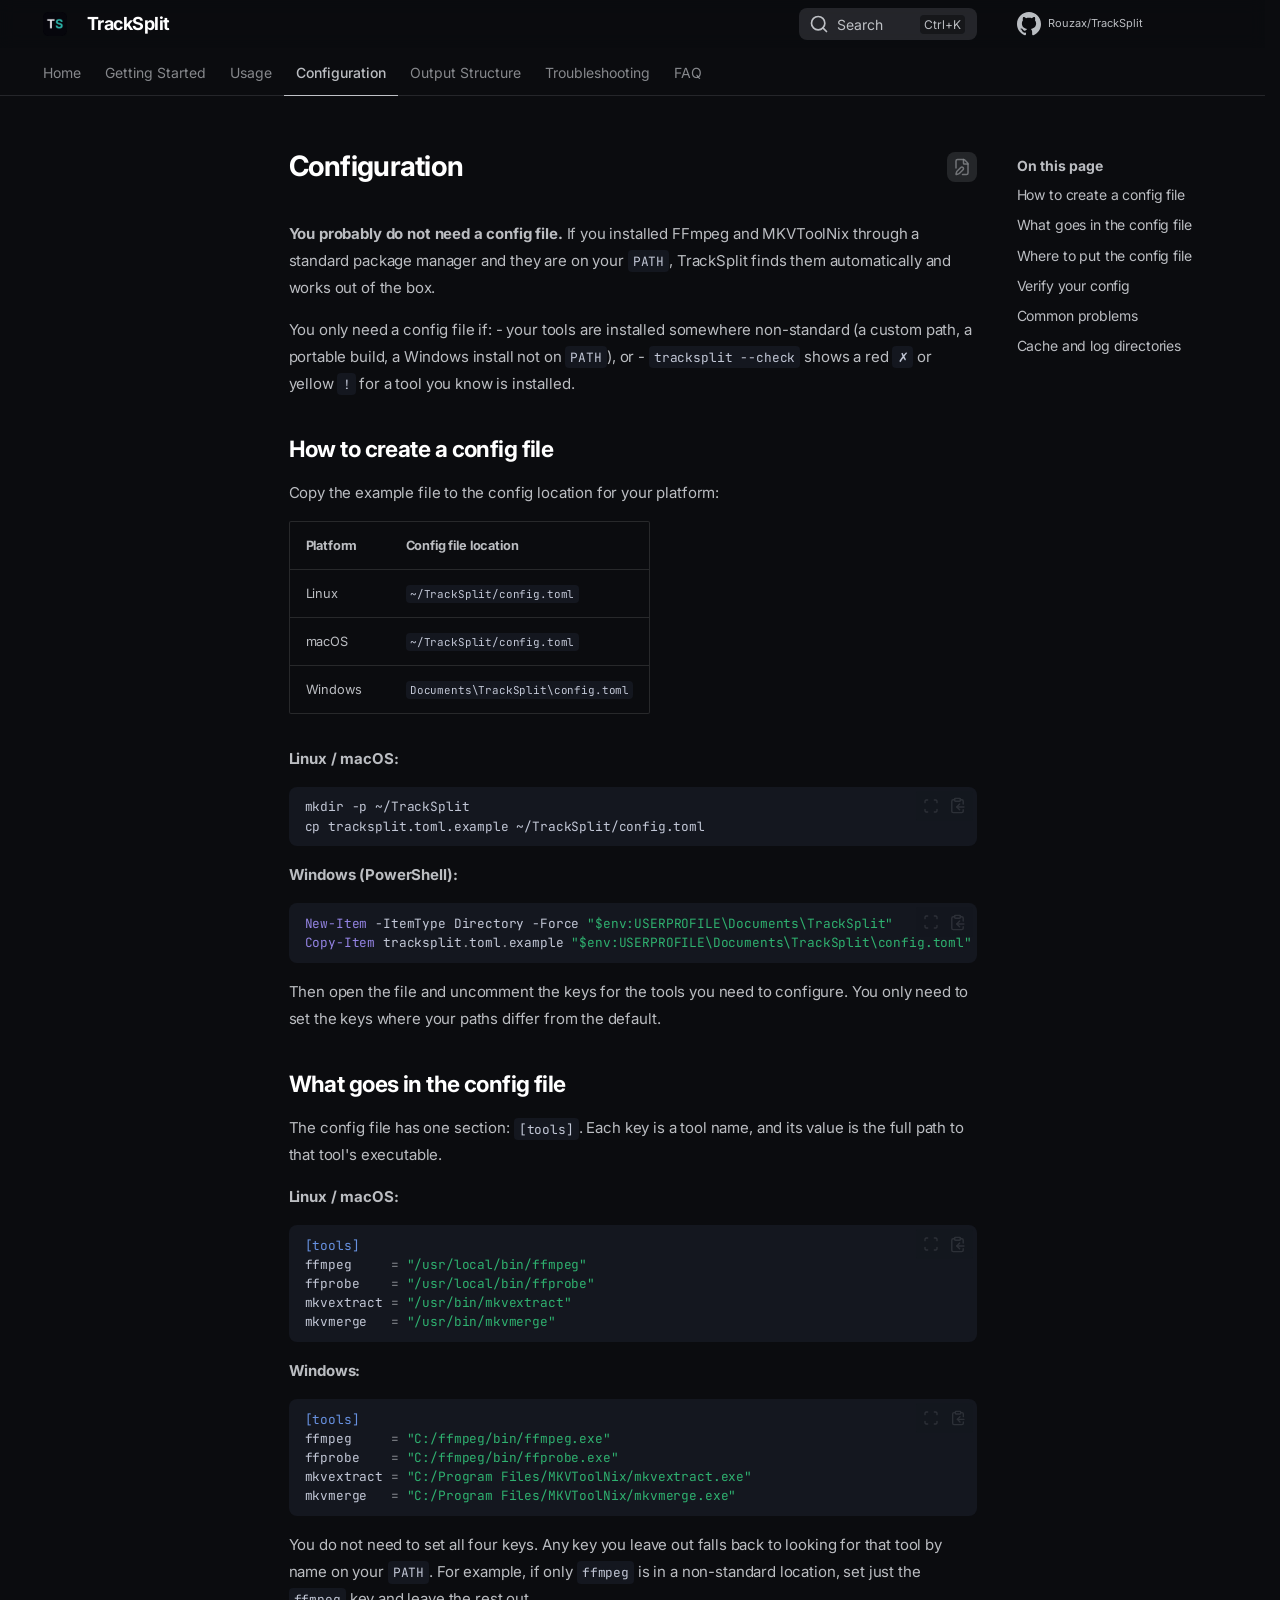
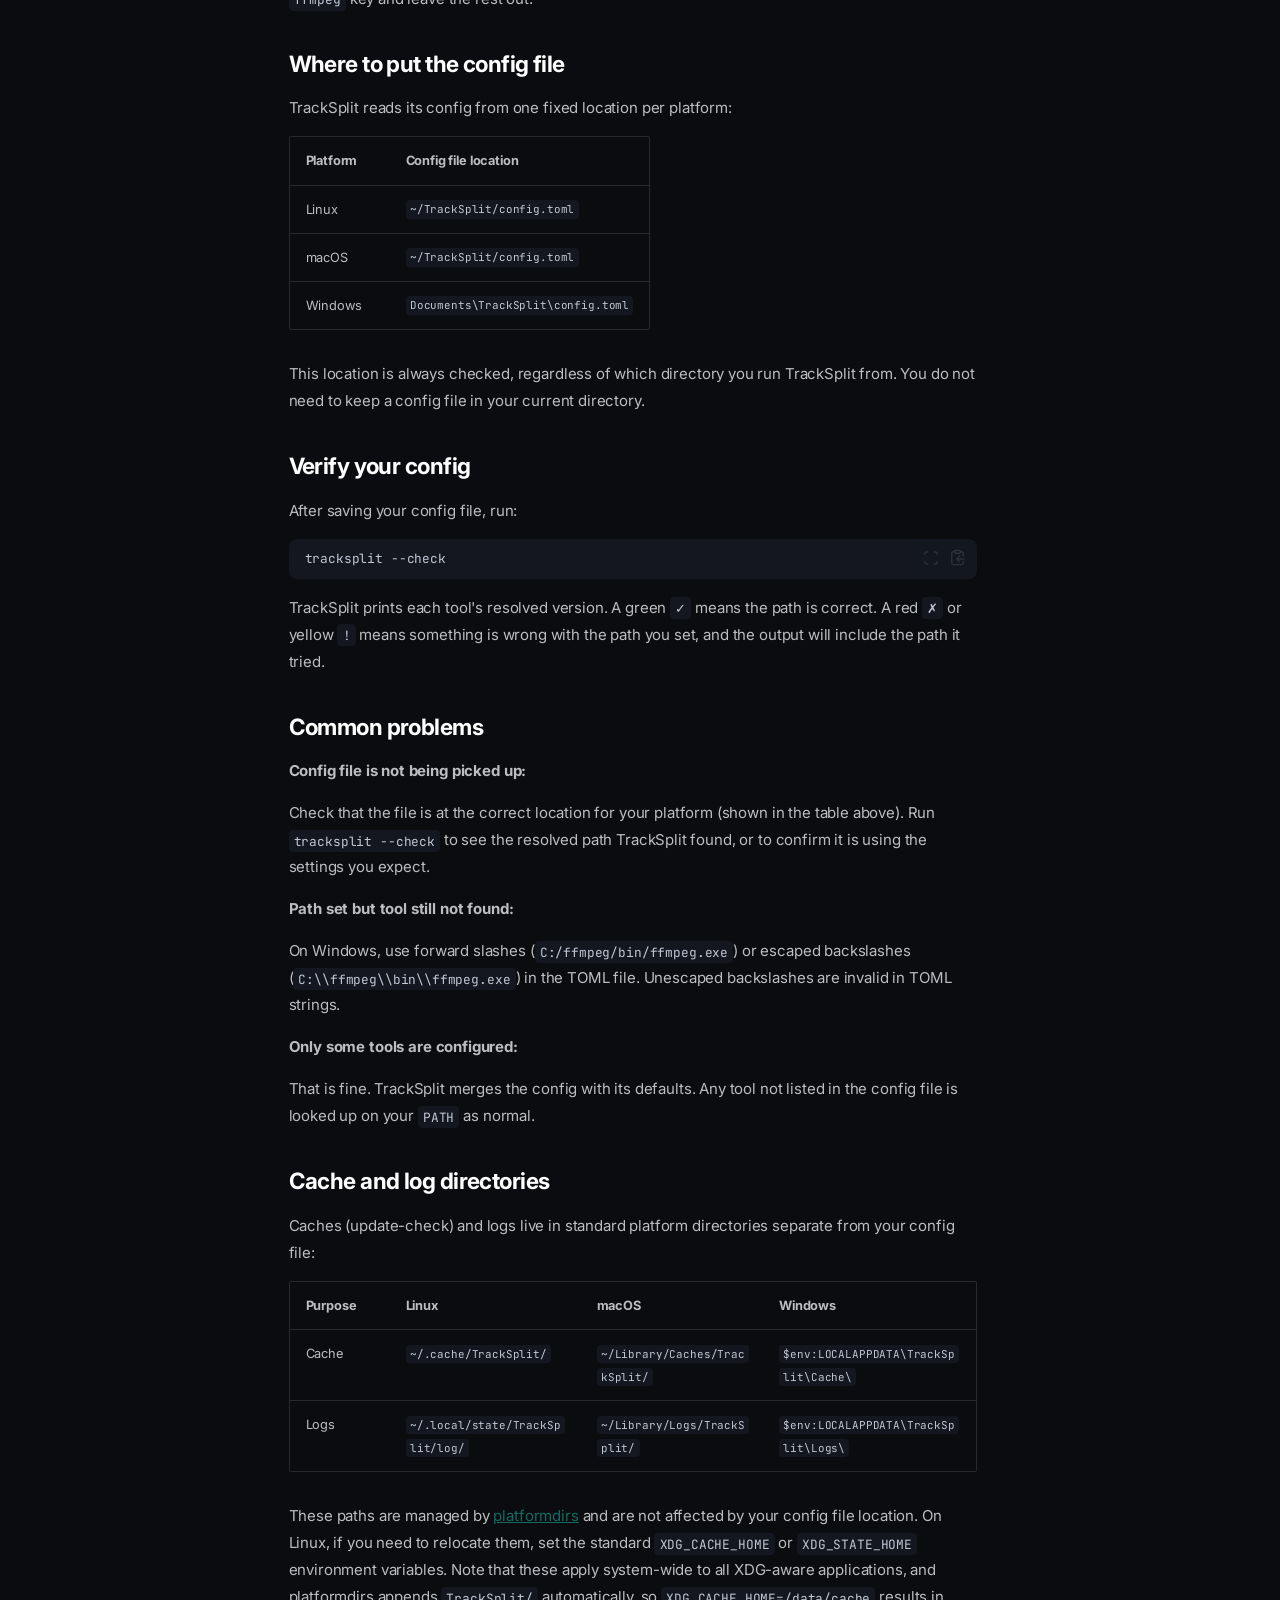
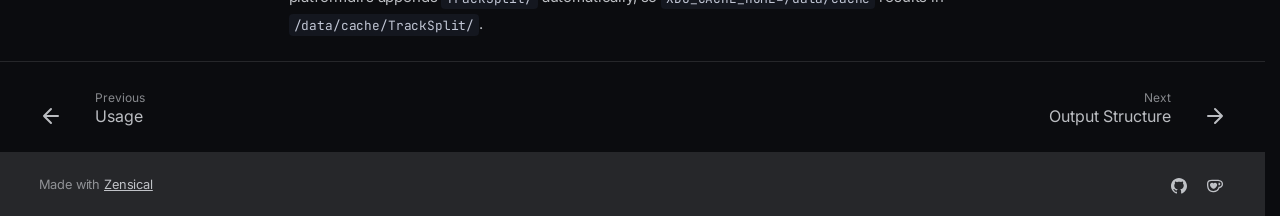
<file: docs/configuration/index.html>
<!doctype html>
<html lang="en" class="no-js">
  <head>
    
      <meta charset="utf-8">
      <meta name="viewport" content="width=device-width,initial-scale=1">
      
      
      
        <link rel="canonical" href="https://rouzax.github.io/TrackSplit/docs/configuration/">
      
      
        <link rel="prev" href="../usage/">
      
      
        <link rel="next" href="../output/">
      
      
        
      
      
      <link rel="icon" href="../assets/favicon.png">
      <meta name="generator" content="zensical-0.0.57">
    
    
      
        <title>Configuration - TrackSplit</title>
      
    
    
      
        
      
      <link rel="stylesheet" href="../assets/stylesheets/modern/main.5da3a30f.min.css">
      
        
          
        
        <link rel="stylesheet" href="../assets/stylesheets/modern/palette.812a03bb.min.css">
      
      


    
    
      
    
    
      
        
        
        <link rel="preconnect" href="https://fonts.gstatic.com" crossorigin>
        <link rel="stylesheet" href="https://fonts.googleapis.com/css?family=Inter:300,300i,400,400i,500,500i,700,700i%7CJetBrains+Mono:400,400i,700,700i&amp;display=fallback">
        <style>:root{--md-text-font:"Inter";--md-code-font:"JetBrains Mono"}</style>
      
    
    
      <link rel="stylesheet" href="../stylesheets/extra.css">
    
    <script>__md_scope=new URL("..",location),__md_scope.pathname.endsWith("/")||(__md_scope=new URL(__md_scope.pathname+"/",location)),__md_hash=e=>[...e].reduce(((e,t)=>(e<<5)-e+t.charCodeAt(0)),0),__md_get=(e,t=localStorage,_=__md_scope)=>JSON.parse(t.getItem(_.pathname+"."+e)),__md_set=(e,t,_=localStorage,a=__md_scope)=>{try{_.setItem(a.pathname+"."+e,JSON.stringify(t))}catch(e){}},document.documentElement.setAttribute("data-platform",navigator.platform)</script>
    
      

    
    
  </head>
  
  
    
    
      
    
    
    
    
    <body dir="ltr" data-md-color-scheme="slate" data-md-color-primary="custom" data-md-color-accent="teal">
  
    
    <input class="md-toggle" data-md-toggle="drawer" type="checkbox" id="__drawer" autocomplete="off">
    <input class="md-toggle" data-md-toggle="search" type="checkbox" id="__search" autocomplete="off">
    <label class="md-overlay" for="__drawer" aria-label="Navigation"></label>
    <div data-md-component="skip">
      
        
        <a href="#configuration" class="md-skip">
          Skip to content
        </a>
      
    </div>
    <div data-md-component="announce">
      
    </div>
    
    
      

<header class="md-header" data-md-component="header">
  <nav class="md-header__inner md-grid" aria-label="Header">
    <a href="./.." title="TrackSplit" class="md-header__button md-logo" aria-label="TrackSplit" data-md-component="logo">
      
  <img src="../assets/icon.png" alt="TrackSplit">

    </a>
    <label class="md-header__button md-icon" for="__drawer" aria-label="Navigation">
      
      <svg xmlns="http://www.w3.org/2000/svg" fill="none" stroke="currentColor" stroke-linecap="round" stroke-linejoin="round" stroke-width="2" class="lucide lucide-menu" viewBox="0 0 24 24"><path d="M4 5h16M4 12h16M4 19h16"/></svg>
    </label>
    <div class="md-header__title" data-md-component="header-title">
      <div class="md-header__ellipsis">
        <div class="md-header__topic">
          <span class="md-ellipsis">
            TrackSplit
          </span>
        </div>
        <div class="md-header__topic" data-md-component="header-topic">
          <span class="md-ellipsis">
            
              Configuration
            
          </span>
        </div>
      </div>
    </div>
    
      
        <form class="md-header__option" data-md-component="palette">
  
    
    
    
    <input class="md-option" data-md-color-media="none" data-md-color-scheme="slate" data-md-color-primary="custom" data-md-color-accent="teal"  aria-hidden="true"  type="radio" name="__palette" id="__palette_0">
    
  
</form>
      
    
    
      <script>var palette=__md_get("__palette");if(palette&&palette.color){if("(prefers-color-scheme)"===palette.color.media){var media=matchMedia("(prefers-color-scheme: light)"),input=document.querySelector(media.matches?"[data-md-color-media='(prefers-color-scheme: light)']":"[data-md-color-media='(prefers-color-scheme: dark)']");palette.color.media=input.getAttribute("data-md-color-media"),palette.color.scheme=input.getAttribute("data-md-color-scheme"),palette.color.primary=input.getAttribute("data-md-color-primary"),palette.color.accent=input.getAttribute("data-md-color-accent")}for(var[key,value]of Object.entries(palette.color))document.body.setAttribute("data-md-color-"+key,value)}</script>
    
    
    
      
      
        <label class="md-header__button md-icon" for="__search" aria-label="Search">
          
          <svg xmlns="http://www.w3.org/2000/svg" fill="none" stroke="currentColor" stroke-linecap="round" stroke-linejoin="round" stroke-width="2" class="lucide lucide-search" viewBox="0 0 24 24"><path d="m21 21-4.34-4.34"/><circle cx="11" cy="11" r="8"/></svg>
        </label>
        <div class="md-search" data-md-component="search" role="dialog" aria-label="Search">
  <button type="button" class="md-search__button">
    Search
  </button>
</div>
      
    
    <div class="md-header__source">
      
        <a href="https://github.com/Rouzax/TrackSplit" title="Go to repository" class="md-source" data-md-component="source">
  <div class="md-source__icon md-icon">
    
    <svg xmlns="http://www.w3.org/2000/svg" viewBox="0 0 512 512"><!--! Font Awesome Free 7.3.1 by @fontawesome - https://fontawesome.com License - https://fontawesome.com/license/free (Icons: CC BY 4.0, Fonts: SIL OFL 1.1, Code: MIT License) Copyright 2026 Fonticons, Inc.--><path fill="currentColor" d="M216.5 362.5c-66-8-112.5-55.5-112.5-117 0-25 9-52 24-70-6.5-16.5-5.5-51.5 2-66 20-2.5 47 8 63 22.5 19-6 39-9 63.5-9s44.5 3 62.5 8.5c15.5-14 43-24.5 63-22 7 13.5 8 48.5 1.5 65.5 16 19 24.5 44.5 24.5 70.5 0 61.5-46.5 108-113.5 116.5 17 11 28.5 35 28.5 62.5v52c0 15 12.5 23.5 27.5 17.5C441 459.5 512 369 512 257 512 115.5 397 0 255.5 0S0 115.5 0 257c0 111 70.5 203 165.5 237.5 13.5 5 26.5-4 26.5-17.5v-40c-7 3-16 5-24 5-33 0-52.5-18-66.5-51.5-5.5-13.5-11.5-21.5-23-23-6-.5-8-3-8-6 0-6 10-10.5 20-10.5 14.5 0 27 9 40 27.5 10 14.5 20.5 21 33 21s20.5-4.5 32-16c8.5-8.5 15-16 21-21"/></svg>
  </div>
  <div class="md-source__repository">
    Rouzax/TrackSplit
  </div>
</a>
      
    </div>
  </nav>
  
</header>
    
    <div class="md-container" data-md-component="container">
      
      
        
          
            
<nav class="md-tabs" aria-label="Tabs" data-md-component="tabs">
  <div class="md-grid">
    <ul class="md-tabs__list">
      
        
  
  
  
  
    <li class="md-tabs__item">
      <a href="./.." class="md-tabs__link">
        
  
  Home

      </a>
    </li>
  

      
        
  
  
  
  
    <li class="md-tabs__item">
      <a href="../getting-started/" class="md-tabs__link">
        
  
  Getting Started

      </a>
    </li>
  

      
        
  
  
  
  
    <li class="md-tabs__item">
      <a href="../usage/" class="md-tabs__link">
        
  
  Usage

      </a>
    </li>
  

      
        
  
  
  
    
  
  
    <li class="md-tabs__item md-tabs__item--active">
      <a href="././" class="md-tabs__link">
        
  
  Configuration

      </a>
    </li>
  

      
        
  
  
  
  
    <li class="md-tabs__item">
      <a href="../output/" class="md-tabs__link">
        
  
  Output Structure

      </a>
    </li>
  

      
        
  
  
  
  
    <li class="md-tabs__item">
      <a href="../troubleshooting/" class="md-tabs__link">
        
  
  Troubleshooting

      </a>
    </li>
  

      
        
  
  
  
  
    <li class="md-tabs__item">
      <a href="../faq/" class="md-tabs__link">
        
  
  FAQ

      </a>
    </li>
  

      
    </ul>
  </div>
</nav>
          
        
      
      <main class="md-main" data-md-component="main">
        <div class="md-main__inner md-grid">
          
            
              
              <div class="md-sidebar md-sidebar--primary" data-md-component="sidebar" data-md-type="navigation" >
                <div class="md-sidebar__scrollwrap">
                  <div class="md-sidebar__inner">
                    


  


<nav class="md-nav md-nav--primary md-nav--lifted" aria-label="Navigation" data-md-level="0">
  <label class="md-nav__title" for="__drawer">
    <a href="./.." title="TrackSplit" class="md-nav__button md-logo" aria-label="TrackSplit" data-md-component="logo">
      
  <img src="../assets/icon.png" alt="TrackSplit">

    </a>
    TrackSplit
  </label>
  
    <div class="md-nav__source">
      <a href="https://github.com/Rouzax/TrackSplit" title="Go to repository" class="md-source" data-md-component="source">
  <div class="md-source__icon md-icon">
    
    <svg xmlns="http://www.w3.org/2000/svg" viewBox="0 0 512 512"><!--! Font Awesome Free 7.3.1 by @fontawesome - https://fontawesome.com License - https://fontawesome.com/license/free (Icons: CC BY 4.0, Fonts: SIL OFL 1.1, Code: MIT License) Copyright 2026 Fonticons, Inc.--><path fill="currentColor" d="M216.5 362.5c-66-8-112.5-55.5-112.5-117 0-25 9-52 24-70-6.5-16.5-5.5-51.5 2-66 20-2.5 47 8 63 22.5 19-6 39-9 63.5-9s44.5 3 62.5 8.5c15.5-14 43-24.5 63-22 7 13.5 8 48.5 1.5 65.5 16 19 24.5 44.5 24.5 70.5 0 61.5-46.5 108-113.5 116.5 17 11 28.5 35 28.5 62.5v52c0 15 12.5 23.5 27.5 17.5C441 459.5 512 369 512 257 512 115.5 397 0 255.5 0S0 115.5 0 257c0 111 70.5 203 165.5 237.5 13.5 5 26.5-4 26.5-17.5v-40c-7 3-16 5-24 5-33 0-52.5-18-66.5-51.5-5.5-13.5-11.5-21.5-23-23-6-.5-8-3-8-6 0-6 10-10.5 20-10.5 14.5 0 27 9 40 27.5 10 14.5 20.5 21 33 21s20.5-4.5 32-16c8.5-8.5 15-16 21-21"/></svg>
  </div>
  <div class="md-source__repository">
    Rouzax/TrackSplit
  </div>
</a>
    </div>
  
  <ul class="md-nav__list" data-md-scrollfix>
    
      
      
  
  
  
  
    <li class="md-nav__item">
      <a href="./.." class="md-nav__link">
        
  
  
  <span class="md-ellipsis">
    
  
  Home

    
  </span>
  
  

      </a>
    </li>
  

    
      
      
  
  
  
  
    <li class="md-nav__item">
      <a href="../getting-started/" class="md-nav__link">
        
  
  
  <span class="md-ellipsis">
    
  
  Getting Started

    
  </span>
  
  

      </a>
    </li>
  

    
      
      
  
  
  
  
    <li class="md-nav__item">
      <a href="../usage/" class="md-nav__link">
        
  
  
  <span class="md-ellipsis">
    
  
  Usage

    
  </span>
  
  

      </a>
    </li>
  

    
      
      
  
  
    
  
  
  
    <li class="md-nav__item md-nav__item--active">
      
      
      
      
        
      
      
        <label class="md-nav__link md-nav__link--active" for="__toc">
          
  
  
  <span class="md-ellipsis">
    
  
  Configuration

    
  </span>
  
  

          <span class="md-nav__icon md-icon"></span>
        </label>
      
      <a href="././" class="md-nav__link md-nav__link--active">
        
  
  
  <span class="md-ellipsis">
    
  
  Configuration

    
  </span>
  
  

      </a>
      
        


<nav class="md-nav md-nav--secondary" aria-label="On this page">
  
  
  
    
  
  
    <label class="md-nav__title" for="__toc">
      <span class="md-nav__icon md-icon"></span>
      On this page
    </label>
    <ul class="md-nav__list" data-md-component="toc" data-md-scrollfix>
      
        <li class="md-nav__item">
  <a href="#how-to-create-a-config-file" class="md-nav__link">
    <span class="md-ellipsis">
      <span class="md-typeset">
        How to create a config file
      </span>
    </span>
  </a>
  
</li>
      
        <li class="md-nav__item">
  <a href="#what-goes-in-the-config-file" class="md-nav__link">
    <span class="md-ellipsis">
      <span class="md-typeset">
        What goes in the config file
      </span>
    </span>
  </a>
  
</li>
      
        <li class="md-nav__item">
  <a href="#where-to-put-the-config-file" class="md-nav__link">
    <span class="md-ellipsis">
      <span class="md-typeset">
        Where to put the config file
      </span>
    </span>
  </a>
  
</li>
      
        <li class="md-nav__item">
  <a href="#verify-your-config" class="md-nav__link">
    <span class="md-ellipsis">
      <span class="md-typeset">
        Verify your config
      </span>
    </span>
  </a>
  
</li>
      
        <li class="md-nav__item">
  <a href="#common-problems" class="md-nav__link">
    <span class="md-ellipsis">
      <span class="md-typeset">
        Common problems
      </span>
    </span>
  </a>
  
</li>
      
        <li class="md-nav__item">
  <a href="#cache-and-log-directories" class="md-nav__link">
    <span class="md-ellipsis">
      <span class="md-typeset">
        Cache and log directories
      </span>
    </span>
  </a>
  
</li>
      
    </ul>
  
</nav>
      
    </li>
  

    
      
      
  
  
  
  
    <li class="md-nav__item">
      <a href="../output/" class="md-nav__link">
        
  
  
  <span class="md-ellipsis">
    
  
  Output Structure

    
  </span>
  
  

      </a>
    </li>
  

    
      
      
  
  
  
  
    <li class="md-nav__item">
      <a href="../troubleshooting/" class="md-nav__link">
        
  
  
  <span class="md-ellipsis">
    
  
  Troubleshooting

    
  </span>
  
  

      </a>
    </li>
  

    
      
      
  
  
  
  
    <li class="md-nav__item">
      <a href="../faq/" class="md-nav__link">
        
  
  
  <span class="md-ellipsis">
    
  
  FAQ

    
  </span>
  
  

      </a>
    </li>
  

    
  </ul>
</nav>
                  </div>
                </div>
              </div>
            
            
              
              <div class="md-sidebar md-sidebar--secondary" data-md-component="sidebar" data-md-type="toc" >
                <div class="md-sidebar__scrollwrap">
                  
                    
                    
                    
                      
                    
                    
                      <input class="md-nav__toggle md-toggle" type="checkbox" id="__toc">
                      <div class="md-sidebar-button__wrapper">
                        <label class="md-sidebar-button" for="__toc"></label>
                      </div>
                    
                  
                  <div class="md-sidebar__inner">
                    


<nav class="md-nav md-nav--secondary" aria-label="On this page">
  
  
  
    
  
  
    <label class="md-nav__title" for="__toc">
      <span class="md-nav__icon md-icon"></span>
      On this page
    </label>
    <ul class="md-nav__list" data-md-component="toc" data-md-scrollfix>
      
        <li class="md-nav__item">
  <a href="#how-to-create-a-config-file" class="md-nav__link">
    <span class="md-ellipsis">
      <span class="md-typeset">
        How to create a config file
      </span>
    </span>
  </a>
  
</li>
      
        <li class="md-nav__item">
  <a href="#what-goes-in-the-config-file" class="md-nav__link">
    <span class="md-ellipsis">
      <span class="md-typeset">
        What goes in the config file
      </span>
    </span>
  </a>
  
</li>
      
        <li class="md-nav__item">
  <a href="#where-to-put-the-config-file" class="md-nav__link">
    <span class="md-ellipsis">
      <span class="md-typeset">
        Where to put the config file
      </span>
    </span>
  </a>
  
</li>
      
        <li class="md-nav__item">
  <a href="#verify-your-config" class="md-nav__link">
    <span class="md-ellipsis">
      <span class="md-typeset">
        Verify your config
      </span>
    </span>
  </a>
  
</li>
      
        <li class="md-nav__item">
  <a href="#common-problems" class="md-nav__link">
    <span class="md-ellipsis">
      <span class="md-typeset">
        Common problems
      </span>
    </span>
  </a>
  
</li>
      
        <li class="md-nav__item">
  <a href="#cache-and-log-directories" class="md-nav__link">
    <span class="md-ellipsis">
      <span class="md-typeset">
        Cache and log directories
      </span>
    </span>
  </a>
  
</li>
      
    </ul>
  
</nav>
                  </div>
                </div>
              </div>
            
          
          
            <div class="md-content" data-md-component="content">
              
              <article class="md-content__inner md-typeset">
                
                  
  
    <a href="https://github.com/Rouzax/TrackSplit/edit/main/docs/configuration.md" title="Edit this page" class="md-content__button md-icon" rel="edit">
      
      <svg xmlns="http://www.w3.org/2000/svg" fill="none" stroke="currentColor" stroke-linecap="round" stroke-linejoin="round" stroke-width="2" class="lucide lucide-file-pen" viewBox="0 0 24 24"><path d="M12.659 22H18a2 2 0 0 0 2-2V8a2.4 2.4 0 0 0-.706-1.706l-3.588-3.588A2.4 2.4 0 0 0 14 2H6a2 2 0 0 0-2 2v9.34"/><path d="M14 2v5a1 1 0 0 0 1 1h5M10.378 12.622a1 1 0 0 1 3 3.003L8.36 20.637a2 2 0 0 1-.854.506l-2.867.837a.5.5 0 0 1-.62-.62l.836-2.869a2 2 0 0 1 .506-.853z"/></svg>
    </a>
  
  


<h1 id="configuration">Configuration<a class="headerlink" href="#configuration" title="Permanent link">&para;</a></h1>
<p><strong>You probably do not need a config file.</strong> If you installed FFmpeg and MKVToolNix through a standard package manager and they are on your <code>PATH</code>, TrackSplit finds them automatically and works out of the box.</p>
<p>You only need a config file if:
- your tools are installed somewhere non-standard (a custom path, a portable build, a Windows install not on <code>PATH</code>), or
- <code>tracksplit --check</code> shows a red <code>✗</code> or yellow <code>!</code> for a tool you know is installed.</p>
<h2 id="how-to-create-a-config-file">How to create a config file<a class="headerlink" href="#how-to-create-a-config-file" title="Permanent link">&para;</a></h2>
<p>Copy the example file to the config location for your platform:</p>
<table>
<thead>
<tr>
<th>Platform</th>
<th>Config file location</th>
</tr>
</thead>
<tbody>
<tr>
<td>Linux</td>
<td><code>~/TrackSplit/config.toml</code></td>
</tr>
<tr>
<td>macOS</td>
<td><code>~/TrackSplit/config.toml</code></td>
</tr>
<tr>
<td>Windows</td>
<td><code>Documents\TrackSplit\config.toml</code></td>
</tr>
</tbody>
</table>
<p><strong>Linux / macOS:</strong></p>
<div class="language-bash highlight"><pre><span></span><code><span id="__span-0-1"><a id="__codelineno-0-1" name="__codelineno-0-1" href="#__codelineno-0-1"></a>mkdir<span class="w"> </span>-p<span class="w"> </span>~/TrackSplit
</span><span id="__span-0-2"><a id="__codelineno-0-2" name="__codelineno-0-2" href="#__codelineno-0-2"></a>cp<span class="w"> </span>tracksplit.toml.example<span class="w"> </span>~/TrackSplit/config.toml
</span></code></pre></div>
<p><strong>Windows (PowerShell):</strong></p>
<div class="language-powershell highlight"><pre><span></span><code><span id="__span-1-1"><a id="__codelineno-1-1" name="__codelineno-1-1" href="#__codelineno-1-1"></a><span class="nb">New-Item</span> <span class="n">-ItemType</span> <span class="n">Directory</span> <span class="n">-Force</span> <span class="s2">"$env:USERPROFILE\Documents\TrackSplit"</span>
</span><span id="__span-1-2"><a id="__codelineno-1-2" name="__codelineno-1-2" href="#__codelineno-1-2"></a><span class="nb">Copy-Item</span> <span class="n">tracksplit</span><span class="p">.</span><span class="n">toml</span><span class="p">.</span><span class="n">example</span> <span class="s2">"$env:USERPROFILE\Documents\TrackSplit\config.toml"</span>
</span></code></pre></div>
<p>Then open the file and uncomment the keys for the tools you need to configure. You only need to set the keys where your paths differ from the default.</p>
<h2 id="what-goes-in-the-config-file">What goes in the config file<a class="headerlink" href="#what-goes-in-the-config-file" title="Permanent link">&para;</a></h2>
<p>The config file has one section: <code>[tools]</code>. Each key is a tool name, and its value is the full path to that tool's executable.</p>
<p><strong>Linux / macOS:</strong></p>
<div class="language-toml highlight"><pre><span></span><code><span id="__span-2-1"><a id="__codelineno-2-1" name="__codelineno-2-1" href="#__codelineno-2-1"></a><span class="k">[tools]</span>
</span><span id="__span-2-2"><a id="__codelineno-2-2" name="__codelineno-2-2" href="#__codelineno-2-2"></a><span class="n">ffmpeg</span><span class="w">     </span><span class="o">=</span><span class="w"> </span><span class="s2">"/usr/local/bin/ffmpeg"</span>
</span><span id="__span-2-3"><a id="__codelineno-2-3" name="__codelineno-2-3" href="#__codelineno-2-3"></a><span class="n">ffprobe</span><span class="w">    </span><span class="o">=</span><span class="w"> </span><span class="s2">"/usr/local/bin/ffprobe"</span>
</span><span id="__span-2-4"><a id="__codelineno-2-4" name="__codelineno-2-4" href="#__codelineno-2-4"></a><span class="n">mkvextract</span><span class="w"> </span><span class="o">=</span><span class="w"> </span><span class="s2">"/usr/bin/mkvextract"</span>
</span><span id="__span-2-5"><a id="__codelineno-2-5" name="__codelineno-2-5" href="#__codelineno-2-5"></a><span class="n">mkvmerge</span><span class="w">   </span><span class="o">=</span><span class="w"> </span><span class="s2">"/usr/bin/mkvmerge"</span>
</span></code></pre></div>
<p><strong>Windows:</strong></p>
<div class="language-toml highlight"><pre><span></span><code><span id="__span-3-1"><a id="__codelineno-3-1" name="__codelineno-3-1" href="#__codelineno-3-1"></a><span class="k">[tools]</span>
</span><span id="__span-3-2"><a id="__codelineno-3-2" name="__codelineno-3-2" href="#__codelineno-3-2"></a><span class="n">ffmpeg</span><span class="w">     </span><span class="o">=</span><span class="w"> </span><span class="s2">"C:/ffmpeg/bin/ffmpeg.exe"</span>
</span><span id="__span-3-3"><a id="__codelineno-3-3" name="__codelineno-3-3" href="#__codelineno-3-3"></a><span class="n">ffprobe</span><span class="w">    </span><span class="o">=</span><span class="w"> </span><span class="s2">"C:/ffmpeg/bin/ffprobe.exe"</span>
</span><span id="__span-3-4"><a id="__codelineno-3-4" name="__codelineno-3-4" href="#__codelineno-3-4"></a><span class="n">mkvextract</span><span class="w"> </span><span class="o">=</span><span class="w"> </span><span class="s2">"C:/Program Files/MKVToolNix/mkvextract.exe"</span>
</span><span id="__span-3-5"><a id="__codelineno-3-5" name="__codelineno-3-5" href="#__codelineno-3-5"></a><span class="n">mkvmerge</span><span class="w">   </span><span class="o">=</span><span class="w"> </span><span class="s2">"C:/Program Files/MKVToolNix/mkvmerge.exe"</span>
</span></code></pre></div>
<p>You do not need to set all four keys. Any key you leave out falls back to looking for that tool by name on your <code>PATH</code>. For example, if only <code>ffmpeg</code> is in a non-standard location, set just the <code>ffmpeg</code> key and leave the rest out.</p>
<h2 id="where-to-put-the-config-file">Where to put the config file<a class="headerlink" href="#where-to-put-the-config-file" title="Permanent link">&para;</a></h2>
<p>TrackSplit reads its config from one fixed location per platform:</p>
<table>
<thead>
<tr>
<th>Platform</th>
<th>Config file location</th>
</tr>
</thead>
<tbody>
<tr>
<td>Linux</td>
<td><code>~/TrackSplit/config.toml</code></td>
</tr>
<tr>
<td>macOS</td>
<td><code>~/TrackSplit/config.toml</code></td>
</tr>
<tr>
<td>Windows</td>
<td><code>Documents\TrackSplit\config.toml</code></td>
</tr>
</tbody>
</table>
<p>This location is always checked, regardless of which directory you run TrackSplit from. You do not need to keep a config file in your current directory.</p>
<h2 id="verify-your-config">Verify your config<a class="headerlink" href="#verify-your-config" title="Permanent link">&para;</a></h2>
<p>After saving your config file, run:</p>
<div class="language-bash highlight"><pre><span></span><code><span id="__span-4-1"><a id="__codelineno-4-1" name="__codelineno-4-1" href="#__codelineno-4-1"></a>tracksplit<span class="w"> </span>--check
</span></code></pre></div>
<p>TrackSplit prints each tool's resolved version. A green <code>✓</code> means the path is correct. A red <code>✗</code> or yellow <code>!</code> means something is wrong with the path you set, and the output will include the path it tried.</p>
<h2 id="common-problems">Common problems<a class="headerlink" href="#common-problems" title="Permanent link">&para;</a></h2>
<p><strong>Config file is not being picked up:</strong></p>
<p>Check that the file is at the correct location for your platform (shown in the table above). Run <code>tracksplit --check</code> to see the resolved path TrackSplit found, or to confirm it is using the settings you expect.</p>
<p><strong>Path set but tool still not found:</strong></p>
<p>On Windows, use forward slashes (<code>C:/ffmpeg/bin/ffmpeg.exe</code>) or escaped backslashes (<code>C:\\ffmpeg\\bin\\ffmpeg.exe</code>) in the TOML file. Unescaped backslashes are invalid in TOML strings.</p>
<p><strong>Only some tools are configured:</strong></p>
<p>That is fine. TrackSplit merges the config with its defaults. Any tool not listed in the config file is looked up on your <code>PATH</code> as normal.</p>
<h2 id="cache-and-log-directories">Cache and log directories<a class="headerlink" href="#cache-and-log-directories" title="Permanent link">&para;</a></h2>
<p>Caches (update-check) and logs live in standard platform directories separate from your config file:</p>
<table>
<thead>
<tr>
<th>Purpose</th>
<th>Linux</th>
<th>macOS</th>
<th>Windows</th>
</tr>
</thead>
<tbody>
<tr>
<td>Cache</td>
<td><code>~/.cache/TrackSplit/</code></td>
<td><code>~/Library/Caches/TrackSplit/</code></td>
<td><code>$env:LOCALAPPDATA\TrackSplit\Cache\</code></td>
</tr>
<tr>
<td>Logs</td>
<td><code>~/.local/state/TrackSplit/log/</code></td>
<td><code>~/Library/Logs/TrackSplit/</code></td>
<td><code>$env:LOCALAPPDATA\TrackSplit\Logs\</code></td>
</tr>
</tbody>
</table>
<p>These paths are managed by <a href="https://pypi.org/project/platformdirs/">platformdirs</a> and are not affected by your config file location. On Linux, if you need to relocate them, set the standard <code>XDG_CACHE_HOME</code> or <code>XDG_STATE_HOME</code> environment variables. Note that these apply system-wide to all XDG-aware applications, and platformdirs appends <code>TrackSplit/</code> automatically, so <code>XDG_CACHE_HOME=/data/cache</code> results in <code>/data/cache/TrackSplit/</code>.</p>














                
              </article>
            </div>
          
          
  <script>var tabs=__md_get("__tabs");if(Array.isArray(tabs))e:for(var set of document.querySelectorAll(".tabbed-set")){var labels=set.querySelector(".tabbed-labels");for(var tab of tabs)for(var label of labels.getElementsByTagName("label"))if(label.innerText.trim()===tab){var input=document.getElementById(label.htmlFor);input.checked=!0;continue e}}</script>

<script>var target=document.getElementById(location.hash.slice(1));target&&target.name&&(target.checked=target.name.startsWith("__tabbed_"))</script>
        </div>
        
          <button type="button" class="md-top md-icon" data-md-component="top" hidden>
  
  <svg xmlns="http://www.w3.org/2000/svg" fill="none" stroke="currentColor" stroke-linecap="round" stroke-linejoin="round" stroke-width="2" class="lucide lucide-circle-arrow-up" viewBox="0 0 24 24"><circle cx="12" cy="12" r="10"/><path d="m16 12-4-4-4 4M12 16V8"/></svg>
  Back to top
</button>
        
      </main>
      
        <footer class="md-footer">
  
    
      
      <nav class="md-footer__inner md-grid" aria-label="Footer" >
        
          
          <a href="../usage/" class="md-footer__link md-footer__link--prev" aria-label="Previous: Usage">
            <div class="md-footer__button md-icon">
              
              <svg xmlns="http://www.w3.org/2000/svg" fill="none" stroke="currentColor" stroke-linecap="round" stroke-linejoin="round" stroke-width="2" class="lucide lucide-arrow-left" viewBox="0 0 24 24"><path d="m12 19-7-7 7-7M19 12H5"/></svg>
            </div>
            <div class="md-footer__title">
              <span class="md-footer__direction">
                Previous
              </span>
              <div class="md-ellipsis">
                Usage
              </div>
            </div>
          </a>
        
        
          
          <a href="../output/" class="md-footer__link md-footer__link--next" aria-label="Next: Output Structure">
            <div class="md-footer__title">
              <span class="md-footer__direction">
                Next
              </span>
              <div class="md-ellipsis">
                Output Structure
              </div>
            </div>
            <div class="md-footer__button md-icon">
              
              <svg xmlns="http://www.w3.org/2000/svg" fill="none" stroke="currentColor" stroke-linecap="round" stroke-linejoin="round" stroke-width="2" class="lucide lucide-arrow-right" viewBox="0 0 24 24"><path d="M5 12h14M12 5l7 7-7 7"/></svg>
            </div>
          </a>
        
      </nav>
    
  
  <div class="md-footer-meta md-typeset">
    <div class="md-footer-meta__inner md-grid">
      <div class="md-copyright">
  
  
    Made with
    <a href="https://zensical.org/" target="_blank" rel="noopener">
      Zensical
    </a>
  
</div>
      
        
<div class="md-social">
  
    
    
    
    
    <a href="https://github.com/Rouzax/TrackSplit" target="_blank" rel="noopener" title="TrackSplit on GitHub" class="md-social__link">
      <svg xmlns="http://www.w3.org/2000/svg" viewBox="0 0 512 512"><!--! Font Awesome Free 7.3.1 by @fontawesome - https://fontawesome.com License - https://fontawesome.com/license/free (Icons: CC BY 4.0, Fonts: SIL OFL 1.1, Code: MIT License) Copyright 2026 Fonticons, Inc.--><path fill="currentColor" d="M216.5 362.5c-66-8-112.5-55.5-112.5-117 0-25 9-52 24-70-6.5-16.5-5.5-51.5 2-66 20-2.5 47 8 63 22.5 19-6 39-9 63.5-9s44.5 3 62.5 8.5c15.5-14 43-24.5 63-22 7 13.5 8 48.5 1.5 65.5 16 19 24.5 44.5 24.5 70.5 0 61.5-46.5 108-113.5 116.5 17 11 28.5 35 28.5 62.5v52c0 15 12.5 23.5 27.5 17.5C441 459.5 512 369 512 257 512 115.5 397 0 255.5 0S0 115.5 0 257c0 111 70.5 203 165.5 237.5 13.5 5 26.5-4 26.5-17.5v-40c-7 3-16 5-24 5-33 0-52.5-18-66.5-51.5-5.5-13.5-11.5-21.5-23-23-6-.5-8-3-8-6 0-6 10-10.5 20-10.5 14.5 0 27 9 40 27.5 10 14.5 20.5 21 33 21s20.5-4.5 32-16c8.5-8.5 15-16 21-21"/></svg>
    </a>
  
    
    
    
    
    <a href="https://ko-fi.com/O0W221GBUG" target="_blank" rel="noopener" title="Support TrackSplit on Ko-fi" class="md-social__link">
      <svg xmlns="http://www.w3.org/2000/svg" viewBox="0 0 24 24"><title>Ko-fi</title><path d="M11.351 2.715c-2.7 0-4.986.025-6.83.26C2.078 3.285 0 5.154 0 8.61c0 3.506.182 6.13 1.585 8.493 1.584 2.701 4.233 4.182 7.662 4.182h.83c4.209 0 6.494-2.234 7.637-4a9.5 9.5 0 0 0 1.091-2.338C21.792 14.688 24 12.22 24 9.208v-.415c0-3.247-2.13-5.507-5.792-5.87-1.558-.156-2.65-.208-6.857-.208m0 1.947c4.208 0 5.09.052 6.571.182 2.624.311 4.13 1.584 4.13 4v.39c0 2.156-1.792 3.844-3.87 3.844h-.935l-.156.649c-.208 1.013-.597 1.818-1.039 2.546-.909 1.428-2.545 3.064-5.922 3.064h-.805c-2.571 0-4.831-.883-6.078-3.195-1.09-2-1.298-4.155-1.298-7.506 0-2.181.857-3.402 3.012-3.714 1.533-.233 3.559-.26 6.39-.26m6.547 2.287c-.416 0-.65.234-.65.546v2.935c0 .311.234.545.65.545 1.324 0 2.051-.754 2.051-2s-.727-2.026-2.052-2.026m-10.39.182c-1.818 0-3.013 1.48-3.013 3.142 0 1.533.858 2.857 1.949 3.897.727.701 1.87 1.429 2.649 1.896a1.47 1.47 0 0 0 1.507 0c.78-.467 1.922-1.195 2.623-1.896 1.117-1.039 1.974-2.364 1.974-3.897 0-1.662-1.247-3.142-3.039-3.142-1.065 0-1.792.545-2.338 1.298-.493-.753-1.246-1.298-2.312-1.298"/></svg>
    </a>
  
</div>
      
    </div>
  </div>
</footer>
      
    </div>
    <div class="md-dialog" data-md-component="dialog">
      <div class="md-dialog__inner md-typeset"></div>
    </div>
    
    
    
      
      
      <script id="__config" type="application/json">{"annotate":null,"base":"..","features":["navigation.tabs","navigation.sections","navigation.top","navigation.footer","navigation.instant","navigation.instant.prefetch","navigation.tracking","search.highlight","search.suggest","content.code.copy","content.code.select","content.code.annotate","content.action.edit","content.tabs.link","content.tooltips","content.footnote.tooltips"],"search":"../assets/javascripts/workers/search.7d14d953.min.js","tags":null,"translations":{"clipboard.copied":"Copied to clipboard","clipboard.copy":"Copy to clipboard","search.result.more.one":"1 more on this page","search.result.more.other":"# more on this page","search.result.none":"No matching documents","search.result.one":"1 matching document","search.result.other":"# matching documents","search.result.placeholder":"Type to start searching","search.result.term.missing":"Missing","select.version":"Select version"},"version":null}</script>
    
    
      <script src="../assets/javascripts/bundle.49251538.min.js"></script>
      
    
  </body>
</html>
</file>
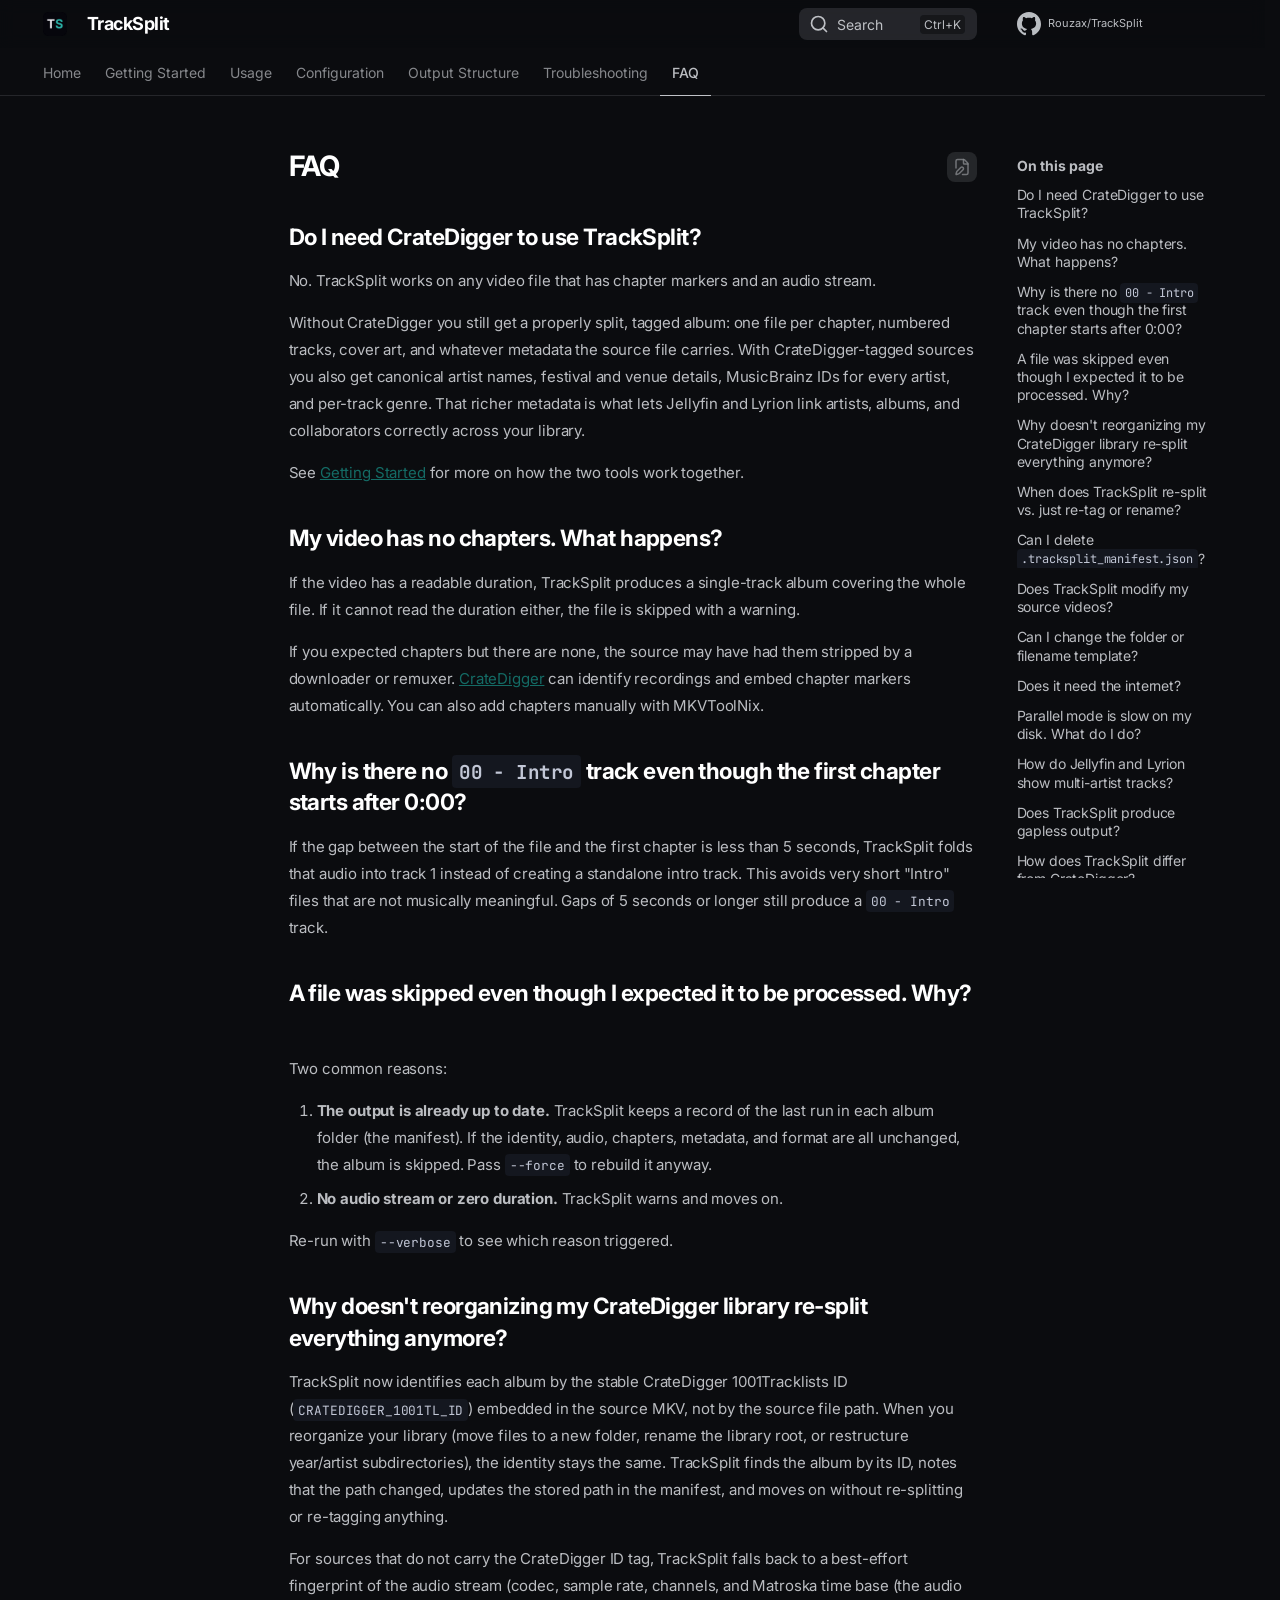
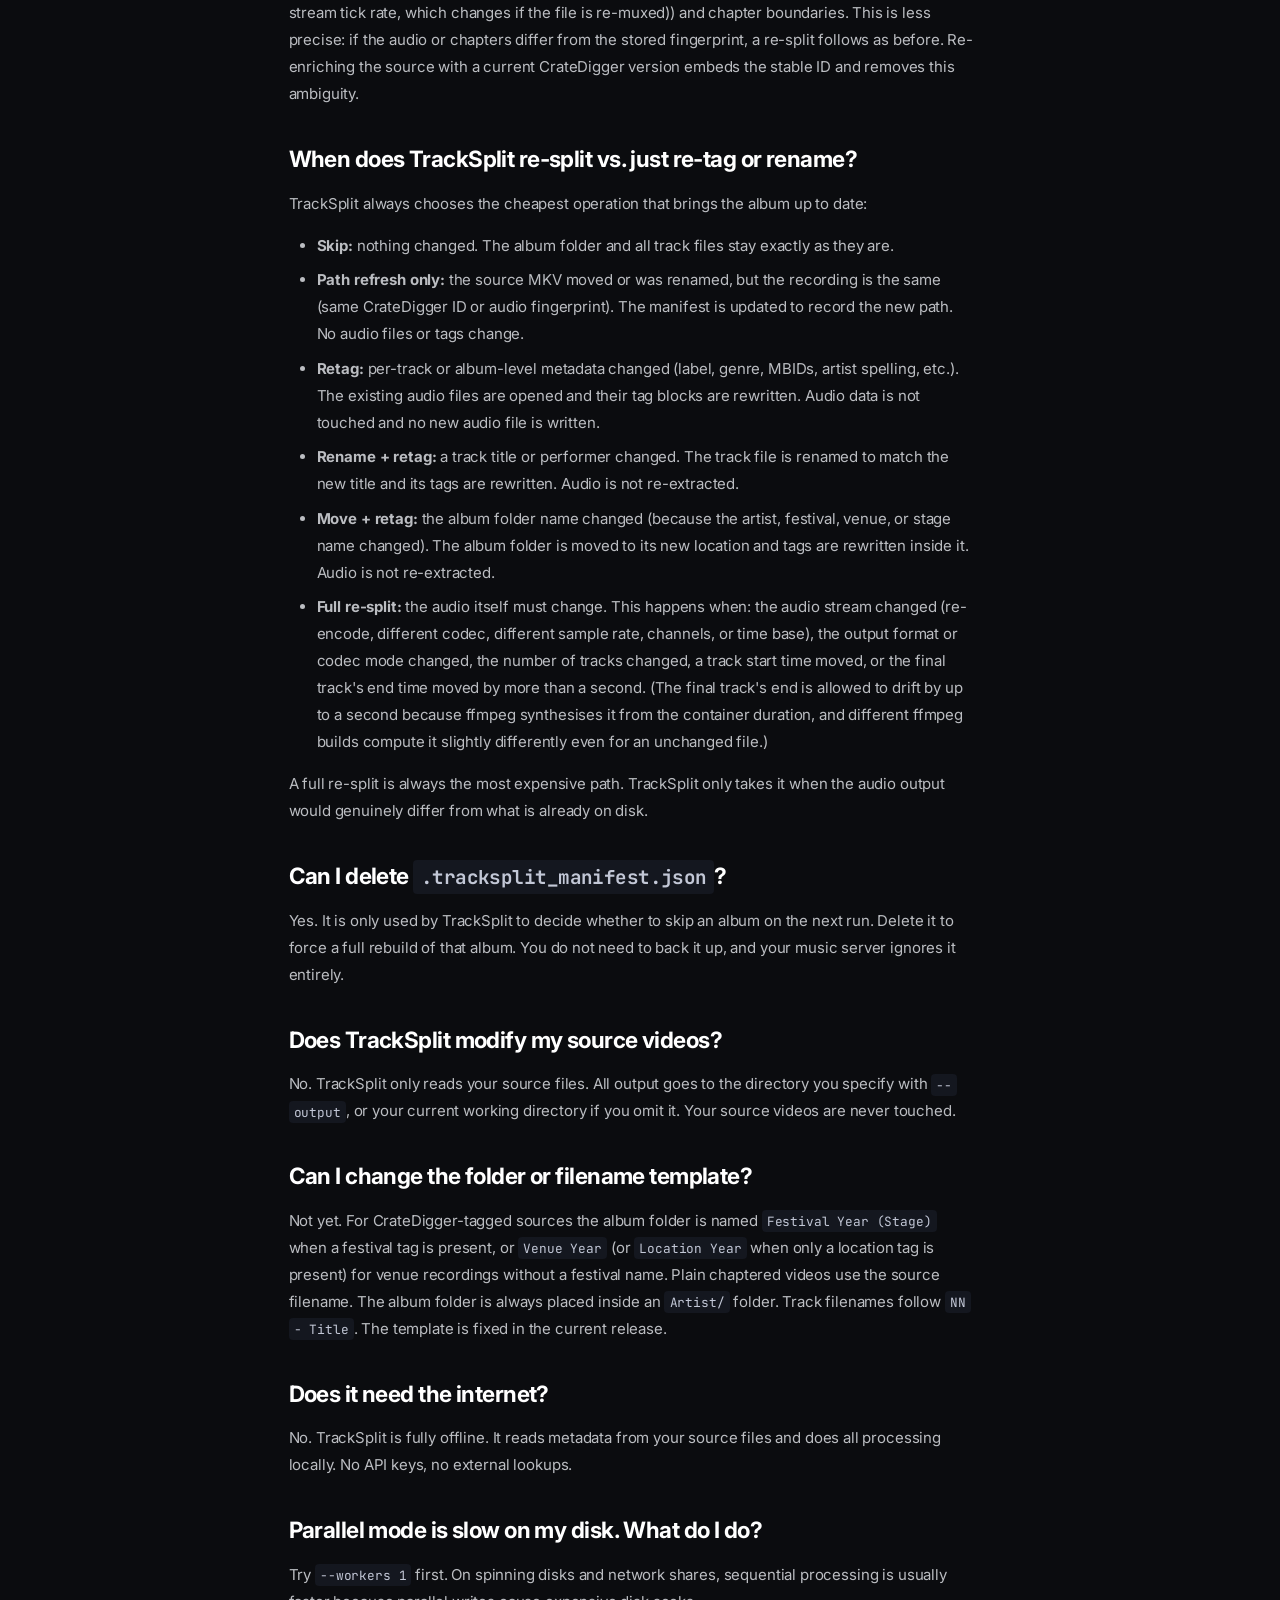
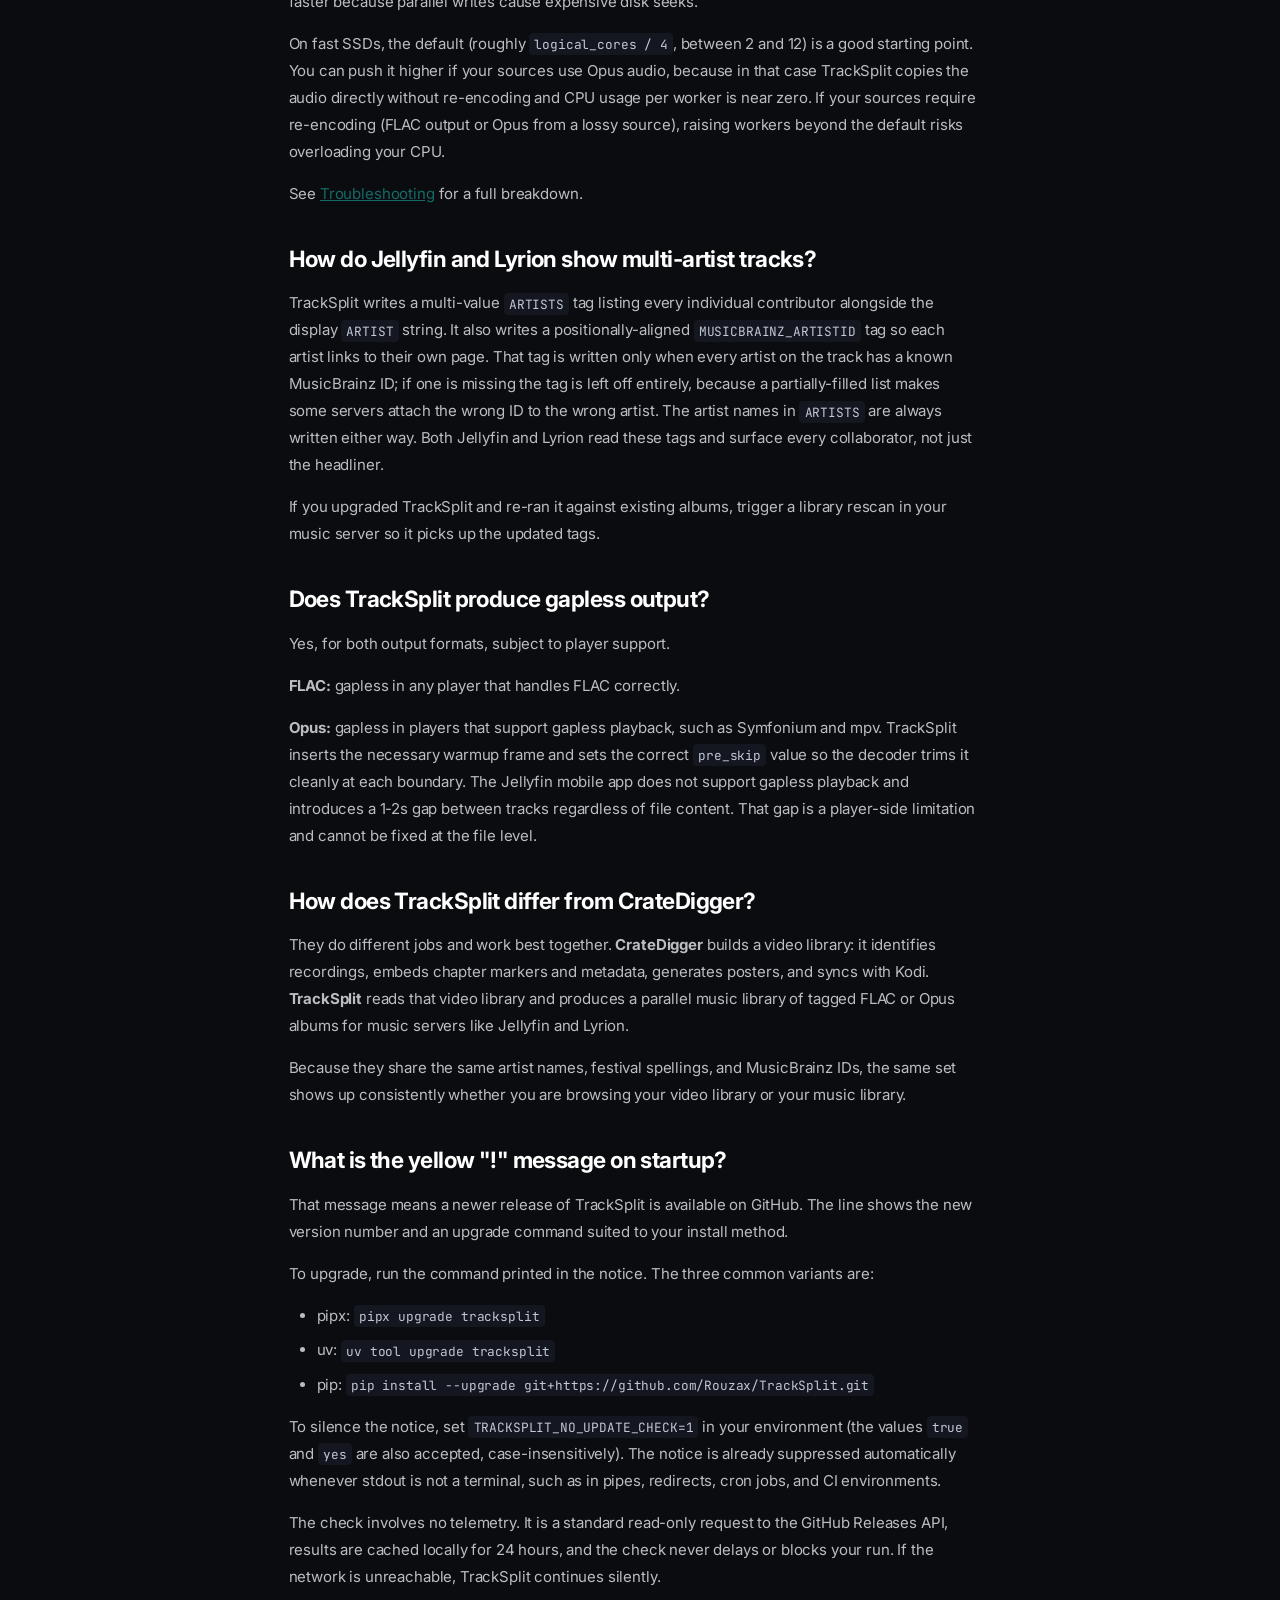
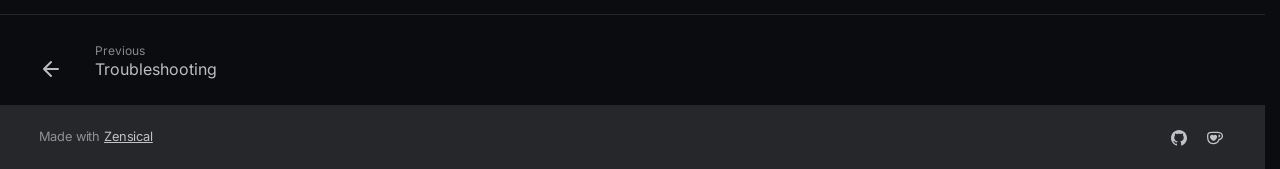
<file: docs/faq/index.html>
<!doctype html>
<html lang="en" class="no-js">
  <head>
    
      <meta charset="utf-8">
      <meta name="viewport" content="width=device-width,initial-scale=1">
      
      
      
        <link rel="canonical" href="https://rouzax.github.io/TrackSplit/docs/faq/">
      
      
        <link rel="prev" href="../troubleshooting/">
      
      
      
        
      
      
      <link rel="icon" href="../assets/favicon.png">
      <meta name="generator" content="zensical-0.0.57">
    
    
      
        <title>FAQ - TrackSplit</title>
      
    
    
      
        
      
      <link rel="stylesheet" href="../assets/stylesheets/modern/main.5da3a30f.min.css">
      
        
          
        
        <link rel="stylesheet" href="../assets/stylesheets/modern/palette.812a03bb.min.css">
      
      


    
    
      
    
    
      
        
        
        <link rel="preconnect" href="https://fonts.gstatic.com" crossorigin>
        <link rel="stylesheet" href="https://fonts.googleapis.com/css?family=Inter:300,300i,400,400i,500,500i,700,700i%7CJetBrains+Mono:400,400i,700,700i&amp;display=fallback">
        <style>:root{--md-text-font:"Inter";--md-code-font:"JetBrains Mono"}</style>
      
    
    
      <link rel="stylesheet" href="../stylesheets/extra.css">
    
    <script>__md_scope=new URL("..",location),__md_scope.pathname.endsWith("/")||(__md_scope=new URL(__md_scope.pathname+"/",location)),__md_hash=e=>[...e].reduce(((e,t)=>(e<<5)-e+t.charCodeAt(0)),0),__md_get=(e,t=localStorage,_=__md_scope)=>JSON.parse(t.getItem(_.pathname+"."+e)),__md_set=(e,t,_=localStorage,a=__md_scope)=>{try{_.setItem(a.pathname+"."+e,JSON.stringify(t))}catch(e){}},document.documentElement.setAttribute("data-platform",navigator.platform)</script>
    
      

    
    
  </head>
  
  
    
    
      
    
    
    
    
    <body dir="ltr" data-md-color-scheme="slate" data-md-color-primary="custom" data-md-color-accent="teal">
  
    
    <input class="md-toggle" data-md-toggle="drawer" type="checkbox" id="__drawer" autocomplete="off">
    <input class="md-toggle" data-md-toggle="search" type="checkbox" id="__search" autocomplete="off">
    <label class="md-overlay" for="__drawer" aria-label="Navigation"></label>
    <div data-md-component="skip">
      
        
        <a href="#faq" class="md-skip">
          Skip to content
        </a>
      
    </div>
    <div data-md-component="announce">
      
    </div>
    
    
      

<header class="md-header" data-md-component="header">
  <nav class="md-header__inner md-grid" aria-label="Header">
    <a href="./.." title="TrackSplit" class="md-header__button md-logo" aria-label="TrackSplit" data-md-component="logo">
      
  <img src="../assets/icon.png" alt="TrackSplit">

    </a>
    <label class="md-header__button md-icon" for="__drawer" aria-label="Navigation">
      
      <svg xmlns="http://www.w3.org/2000/svg" fill="none" stroke="currentColor" stroke-linecap="round" stroke-linejoin="round" stroke-width="2" class="lucide lucide-menu" viewBox="0 0 24 24"><path d="M4 5h16M4 12h16M4 19h16"/></svg>
    </label>
    <div class="md-header__title" data-md-component="header-title">
      <div class="md-header__ellipsis">
        <div class="md-header__topic">
          <span class="md-ellipsis">
            TrackSplit
          </span>
        </div>
        <div class="md-header__topic" data-md-component="header-topic">
          <span class="md-ellipsis">
            
              FAQ
            
          </span>
        </div>
      </div>
    </div>
    
      
        <form class="md-header__option" data-md-component="palette">
  
    
    
    
    <input class="md-option" data-md-color-media="none" data-md-color-scheme="slate" data-md-color-primary="custom" data-md-color-accent="teal"  aria-hidden="true"  type="radio" name="__palette" id="__palette_0">
    
  
</form>
      
    
    
      <script>var palette=__md_get("__palette");if(palette&&palette.color){if("(prefers-color-scheme)"===palette.color.media){var media=matchMedia("(prefers-color-scheme: light)"),input=document.querySelector(media.matches?"[data-md-color-media='(prefers-color-scheme: light)']":"[data-md-color-media='(prefers-color-scheme: dark)']");palette.color.media=input.getAttribute("data-md-color-media"),palette.color.scheme=input.getAttribute("data-md-color-scheme"),palette.color.primary=input.getAttribute("data-md-color-primary"),palette.color.accent=input.getAttribute("data-md-color-accent")}for(var[key,value]of Object.entries(palette.color))document.body.setAttribute("data-md-color-"+key,value)}</script>
    
    
    
      
      
        <label class="md-header__button md-icon" for="__search" aria-label="Search">
          
          <svg xmlns="http://www.w3.org/2000/svg" fill="none" stroke="currentColor" stroke-linecap="round" stroke-linejoin="round" stroke-width="2" class="lucide lucide-search" viewBox="0 0 24 24"><path d="m21 21-4.34-4.34"/><circle cx="11" cy="11" r="8"/></svg>
        </label>
        <div class="md-search" data-md-component="search" role="dialog" aria-label="Search">
  <button type="button" class="md-search__button">
    Search
  </button>
</div>
      
    
    <div class="md-header__source">
      
        <a href="https://github.com/Rouzax/TrackSplit" title="Go to repository" class="md-source" data-md-component="source">
  <div class="md-source__icon md-icon">
    
    <svg xmlns="http://www.w3.org/2000/svg" viewBox="0 0 512 512"><!--! Font Awesome Free 7.3.1 by @fontawesome - https://fontawesome.com License - https://fontawesome.com/license/free (Icons: CC BY 4.0, Fonts: SIL OFL 1.1, Code: MIT License) Copyright 2026 Fonticons, Inc.--><path fill="currentColor" d="M216.5 362.5c-66-8-112.5-55.5-112.5-117 0-25 9-52 24-70-6.5-16.5-5.5-51.5 2-66 20-2.5 47 8 63 22.5 19-6 39-9 63.5-9s44.5 3 62.5 8.5c15.5-14 43-24.5 63-22 7 13.5 8 48.5 1.5 65.5 16 19 24.5 44.5 24.5 70.5 0 61.5-46.5 108-113.5 116.5 17 11 28.5 35 28.5 62.5v52c0 15 12.5 23.5 27.5 17.5C441 459.5 512 369 512 257 512 115.5 397 0 255.5 0S0 115.5 0 257c0 111 70.5 203 165.5 237.5 13.5 5 26.5-4 26.5-17.5v-40c-7 3-16 5-24 5-33 0-52.5-18-66.5-51.5-5.5-13.5-11.5-21.5-23-23-6-.5-8-3-8-6 0-6 10-10.5 20-10.5 14.5 0 27 9 40 27.5 10 14.5 20.5 21 33 21s20.5-4.5 32-16c8.5-8.5 15-16 21-21"/></svg>
  </div>
  <div class="md-source__repository">
    Rouzax/TrackSplit
  </div>
</a>
      
    </div>
  </nav>
  
</header>
    
    <div class="md-container" data-md-component="container">
      
      
        
          
            
<nav class="md-tabs" aria-label="Tabs" data-md-component="tabs">
  <div class="md-grid">
    <ul class="md-tabs__list">
      
        
  
  
  
  
    <li class="md-tabs__item">
      <a href="./.." class="md-tabs__link">
        
  
  Home

      </a>
    </li>
  

      
        
  
  
  
  
    <li class="md-tabs__item">
      <a href="../getting-started/" class="md-tabs__link">
        
  
  Getting Started

      </a>
    </li>
  

      
        
  
  
  
  
    <li class="md-tabs__item">
      <a href="../usage/" class="md-tabs__link">
        
  
  Usage

      </a>
    </li>
  

      
        
  
  
  
  
    <li class="md-tabs__item">
      <a href="../configuration/" class="md-tabs__link">
        
  
  Configuration

      </a>
    </li>
  

      
        
  
  
  
  
    <li class="md-tabs__item">
      <a href="../output/" class="md-tabs__link">
        
  
  Output Structure

      </a>
    </li>
  

      
        
  
  
  
  
    <li class="md-tabs__item">
      <a href="../troubleshooting/" class="md-tabs__link">
        
  
  Troubleshooting

      </a>
    </li>
  

      
        
  
  
  
    
  
  
    <li class="md-tabs__item md-tabs__item--active">
      <a href="././" class="md-tabs__link">
        
  
  FAQ

      </a>
    </li>
  

      
    </ul>
  </div>
</nav>
          
        
      
      <main class="md-main" data-md-component="main">
        <div class="md-main__inner md-grid">
          
            
              
              <div class="md-sidebar md-sidebar--primary" data-md-component="sidebar" data-md-type="navigation" >
                <div class="md-sidebar__scrollwrap">
                  <div class="md-sidebar__inner">
                    


  


<nav class="md-nav md-nav--primary md-nav--lifted" aria-label="Navigation" data-md-level="0">
  <label class="md-nav__title" for="__drawer">
    <a href="./.." title="TrackSplit" class="md-nav__button md-logo" aria-label="TrackSplit" data-md-component="logo">
      
  <img src="../assets/icon.png" alt="TrackSplit">

    </a>
    TrackSplit
  </label>
  
    <div class="md-nav__source">
      <a href="https://github.com/Rouzax/TrackSplit" title="Go to repository" class="md-source" data-md-component="source">
  <div class="md-source__icon md-icon">
    
    <svg xmlns="http://www.w3.org/2000/svg" viewBox="0 0 512 512"><!--! Font Awesome Free 7.3.1 by @fontawesome - https://fontawesome.com License - https://fontawesome.com/license/free (Icons: CC BY 4.0, Fonts: SIL OFL 1.1, Code: MIT License) Copyright 2026 Fonticons, Inc.--><path fill="currentColor" d="M216.5 362.5c-66-8-112.5-55.5-112.5-117 0-25 9-52 24-70-6.5-16.5-5.5-51.5 2-66 20-2.5 47 8 63 22.5 19-6 39-9 63.5-9s44.5 3 62.5 8.5c15.5-14 43-24.5 63-22 7 13.5 8 48.5 1.5 65.5 16 19 24.5 44.5 24.5 70.5 0 61.5-46.5 108-113.5 116.5 17 11 28.5 35 28.5 62.5v52c0 15 12.5 23.5 27.5 17.5C441 459.5 512 369 512 257 512 115.5 397 0 255.5 0S0 115.5 0 257c0 111 70.5 203 165.5 237.5 13.5 5 26.5-4 26.5-17.5v-40c-7 3-16 5-24 5-33 0-52.5-18-66.5-51.5-5.5-13.5-11.5-21.5-23-23-6-.5-8-3-8-6 0-6 10-10.5 20-10.5 14.5 0 27 9 40 27.5 10 14.5 20.5 21 33 21s20.5-4.5 32-16c8.5-8.5 15-16 21-21"/></svg>
  </div>
  <div class="md-source__repository">
    Rouzax/TrackSplit
  </div>
</a>
    </div>
  
  <ul class="md-nav__list" data-md-scrollfix>
    
      
      
  
  
  
  
    <li class="md-nav__item">
      <a href="./.." class="md-nav__link">
        
  
  
  <span class="md-ellipsis">
    
  
  Home

    
  </span>
  
  

      </a>
    </li>
  

    
      
      
  
  
  
  
    <li class="md-nav__item">
      <a href="../getting-started/" class="md-nav__link">
        
  
  
  <span class="md-ellipsis">
    
  
  Getting Started

    
  </span>
  
  

      </a>
    </li>
  

    
      
      
  
  
  
  
    <li class="md-nav__item">
      <a href="../usage/" class="md-nav__link">
        
  
  
  <span class="md-ellipsis">
    
  
  Usage

    
  </span>
  
  

      </a>
    </li>
  

    
      
      
  
  
  
  
    <li class="md-nav__item">
      <a href="../configuration/" class="md-nav__link">
        
  
  
  <span class="md-ellipsis">
    
  
  Configuration

    
  </span>
  
  

      </a>
    </li>
  

    
      
      
  
  
  
  
    <li class="md-nav__item">
      <a href="../output/" class="md-nav__link">
        
  
  
  <span class="md-ellipsis">
    
  
  Output Structure

    
  </span>
  
  

      </a>
    </li>
  

    
      
      
  
  
  
  
    <li class="md-nav__item">
      <a href="../troubleshooting/" class="md-nav__link">
        
  
  
  <span class="md-ellipsis">
    
  
  Troubleshooting

    
  </span>
  
  

      </a>
    </li>
  

    
      
      
  
  
    
  
  
  
    <li class="md-nav__item md-nav__item--active">
      
      
      
      
        
      
      
        <label class="md-nav__link md-nav__link--active" for="__toc">
          
  
  
  <span class="md-ellipsis">
    
  
  FAQ

    
  </span>
  
  

          <span class="md-nav__icon md-icon"></span>
        </label>
      
      <a href="././" class="md-nav__link md-nav__link--active">
        
  
  
  <span class="md-ellipsis">
    
  
  FAQ

    
  </span>
  
  

      </a>
      
        


<nav class="md-nav md-nav--secondary" aria-label="On this page">
  
  
  
    
  
  
    <label class="md-nav__title" for="__toc">
      <span class="md-nav__icon md-icon"></span>
      On this page
    </label>
    <ul class="md-nav__list" data-md-component="toc" data-md-scrollfix>
      
        <li class="md-nav__item">
  <a href="#do-i-need-cratedigger-to-use-tracksplit" class="md-nav__link">
    <span class="md-ellipsis">
      <span class="md-typeset">
        Do I need CrateDigger to use TrackSplit?
      </span>
    </span>
  </a>
  
</li>
      
        <li class="md-nav__item">
  <a href="#my-video-has-no-chapters-what-happens" class="md-nav__link">
    <span class="md-ellipsis">
      <span class="md-typeset">
        My video has no chapters. What happens?
      </span>
    </span>
  </a>
  
</li>
      
        <li class="md-nav__item">
  <a href="#why-is-there-no-00-intro-track-even-though-the-first-chapter-starts-after-000" class="md-nav__link">
    <span class="md-ellipsis">
      <span class="md-typeset">
        Why is there no <code>00 - Intro</code> track even though the first chapter starts after 0:00?
      </span>
    </span>
  </a>
  
</li>
      
        <li class="md-nav__item">
  <a href="#a-file-was-skipped-even-though-i-expected-it-to-be-processed-why" class="md-nav__link">
    <span class="md-ellipsis">
      <span class="md-typeset">
        A file was skipped even though I expected it to be processed. Why?
      </span>
    </span>
  </a>
  
</li>
      
        <li class="md-nav__item">
  <a href="#why-doesnt-reorganizing-my-cratedigger-library-re-split-everything-anymore" class="md-nav__link">
    <span class="md-ellipsis">
      <span class="md-typeset">
        Why doesn't reorganizing my CrateDigger library re-split everything anymore?
      </span>
    </span>
  </a>
  
</li>
      
        <li class="md-nav__item">
  <a href="#when-does-tracksplit-re-split-vs-just-re-tag-or-rename" class="md-nav__link">
    <span class="md-ellipsis">
      <span class="md-typeset">
        When does TrackSplit re-split vs. just re-tag or rename?
      </span>
    </span>
  </a>
  
</li>
      
        <li class="md-nav__item">
  <a href="#can-i-delete-tracksplit_manifestjson" class="md-nav__link">
    <span class="md-ellipsis">
      <span class="md-typeset">
        Can I delete <code>.tracksplit_manifest.json</code>?
      </span>
    </span>
  </a>
  
</li>
      
        <li class="md-nav__item">
  <a href="#does-tracksplit-modify-my-source-videos" class="md-nav__link">
    <span class="md-ellipsis">
      <span class="md-typeset">
        Does TrackSplit modify my source videos?
      </span>
    </span>
  </a>
  
</li>
      
        <li class="md-nav__item">
  <a href="#can-i-change-the-folder-or-filename-template" class="md-nav__link">
    <span class="md-ellipsis">
      <span class="md-typeset">
        Can I change the folder or filename template?
      </span>
    </span>
  </a>
  
</li>
      
        <li class="md-nav__item">
  <a href="#does-it-need-the-internet" class="md-nav__link">
    <span class="md-ellipsis">
      <span class="md-typeset">
        Does it need the internet?
      </span>
    </span>
  </a>
  
</li>
      
        <li class="md-nav__item">
  <a href="#parallel-mode-is-slow-on-my-disk-what-do-i-do" class="md-nav__link">
    <span class="md-ellipsis">
      <span class="md-typeset">
        Parallel mode is slow on my disk. What do I do?
      </span>
    </span>
  </a>
  
</li>
      
        <li class="md-nav__item">
  <a href="#how-do-jellyfin-and-lyrion-show-multi-artist-tracks" class="md-nav__link">
    <span class="md-ellipsis">
      <span class="md-typeset">
        How do Jellyfin and Lyrion show multi-artist tracks?
      </span>
    </span>
  </a>
  
</li>
      
        <li class="md-nav__item">
  <a href="#does-tracksplit-produce-gapless-output" class="md-nav__link">
    <span class="md-ellipsis">
      <span class="md-typeset">
        Does TrackSplit produce gapless output?
      </span>
    </span>
  </a>
  
</li>
      
        <li class="md-nav__item">
  <a href="#how-does-tracksplit-differ-from-cratedigger" class="md-nav__link">
    <span class="md-ellipsis">
      <span class="md-typeset">
        How does TrackSplit differ from CrateDigger?
      </span>
    </span>
  </a>
  
</li>
      
        <li class="md-nav__item">
  <a href="#what-is-the-yellow-message-on-startup" class="md-nav__link">
    <span class="md-ellipsis">
      <span class="md-typeset">
        What is the yellow "!" message on startup?
      </span>
    </span>
  </a>
  
</li>
      
    </ul>
  
</nav>
      
    </li>
  

    
  </ul>
</nav>
                  </div>
                </div>
              </div>
            
            
              
              <div class="md-sidebar md-sidebar--secondary" data-md-component="sidebar" data-md-type="toc" >
                <div class="md-sidebar__scrollwrap">
                  
                    
                    
                    
                      
                    
                    
                      <input class="md-nav__toggle md-toggle" type="checkbox" id="__toc">
                      <div class="md-sidebar-button__wrapper">
                        <label class="md-sidebar-button" for="__toc"></label>
                      </div>
                    
                  
                  <div class="md-sidebar__inner">
                    


<nav class="md-nav md-nav--secondary" aria-label="On this page">
  
  
  
    
  
  
    <label class="md-nav__title" for="__toc">
      <span class="md-nav__icon md-icon"></span>
      On this page
    </label>
    <ul class="md-nav__list" data-md-component="toc" data-md-scrollfix>
      
        <li class="md-nav__item">
  <a href="#do-i-need-cratedigger-to-use-tracksplit" class="md-nav__link">
    <span class="md-ellipsis">
      <span class="md-typeset">
        Do I need CrateDigger to use TrackSplit?
      </span>
    </span>
  </a>
  
</li>
      
        <li class="md-nav__item">
  <a href="#my-video-has-no-chapters-what-happens" class="md-nav__link">
    <span class="md-ellipsis">
      <span class="md-typeset">
        My video has no chapters. What happens?
      </span>
    </span>
  </a>
  
</li>
      
        <li class="md-nav__item">
  <a href="#why-is-there-no-00-intro-track-even-though-the-first-chapter-starts-after-000" class="md-nav__link">
    <span class="md-ellipsis">
      <span class="md-typeset">
        Why is there no <code>00 - Intro</code> track even though the first chapter starts after 0:00?
      </span>
    </span>
  </a>
  
</li>
      
        <li class="md-nav__item">
  <a href="#a-file-was-skipped-even-though-i-expected-it-to-be-processed-why" class="md-nav__link">
    <span class="md-ellipsis">
      <span class="md-typeset">
        A file was skipped even though I expected it to be processed. Why?
      </span>
    </span>
  </a>
  
</li>
      
        <li class="md-nav__item">
  <a href="#why-doesnt-reorganizing-my-cratedigger-library-re-split-everything-anymore" class="md-nav__link">
    <span class="md-ellipsis">
      <span class="md-typeset">
        Why doesn't reorganizing my CrateDigger library re-split everything anymore?
      </span>
    </span>
  </a>
  
</li>
      
        <li class="md-nav__item">
  <a href="#when-does-tracksplit-re-split-vs-just-re-tag-or-rename" class="md-nav__link">
    <span class="md-ellipsis">
      <span class="md-typeset">
        When does TrackSplit re-split vs. just re-tag or rename?
      </span>
    </span>
  </a>
  
</li>
      
        <li class="md-nav__item">
  <a href="#can-i-delete-tracksplit_manifestjson" class="md-nav__link">
    <span class="md-ellipsis">
      <span class="md-typeset">
        Can I delete <code>.tracksplit_manifest.json</code>?
      </span>
    </span>
  </a>
  
</li>
      
        <li class="md-nav__item">
  <a href="#does-tracksplit-modify-my-source-videos" class="md-nav__link">
    <span class="md-ellipsis">
      <span class="md-typeset">
        Does TrackSplit modify my source videos?
      </span>
    </span>
  </a>
  
</li>
      
        <li class="md-nav__item">
  <a href="#can-i-change-the-folder-or-filename-template" class="md-nav__link">
    <span class="md-ellipsis">
      <span class="md-typeset">
        Can I change the folder or filename template?
      </span>
    </span>
  </a>
  
</li>
      
        <li class="md-nav__item">
  <a href="#does-it-need-the-internet" class="md-nav__link">
    <span class="md-ellipsis">
      <span class="md-typeset">
        Does it need the internet?
      </span>
    </span>
  </a>
  
</li>
      
        <li class="md-nav__item">
  <a href="#parallel-mode-is-slow-on-my-disk-what-do-i-do" class="md-nav__link">
    <span class="md-ellipsis">
      <span class="md-typeset">
        Parallel mode is slow on my disk. What do I do?
      </span>
    </span>
  </a>
  
</li>
      
        <li class="md-nav__item">
  <a href="#how-do-jellyfin-and-lyrion-show-multi-artist-tracks" class="md-nav__link">
    <span class="md-ellipsis">
      <span class="md-typeset">
        How do Jellyfin and Lyrion show multi-artist tracks?
      </span>
    </span>
  </a>
  
</li>
      
        <li class="md-nav__item">
  <a href="#does-tracksplit-produce-gapless-output" class="md-nav__link">
    <span class="md-ellipsis">
      <span class="md-typeset">
        Does TrackSplit produce gapless output?
      </span>
    </span>
  </a>
  
</li>
      
        <li class="md-nav__item">
  <a href="#how-does-tracksplit-differ-from-cratedigger" class="md-nav__link">
    <span class="md-ellipsis">
      <span class="md-typeset">
        How does TrackSplit differ from CrateDigger?
      </span>
    </span>
  </a>
  
</li>
      
        <li class="md-nav__item">
  <a href="#what-is-the-yellow-message-on-startup" class="md-nav__link">
    <span class="md-ellipsis">
      <span class="md-typeset">
        What is the yellow "!" message on startup?
      </span>
    </span>
  </a>
  
</li>
      
    </ul>
  
</nav>
                  </div>
                </div>
              </div>
            
          
          
            <div class="md-content" data-md-component="content">
              
              <article class="md-content__inner md-typeset">
                
                  
  
    <a href="https://github.com/Rouzax/TrackSplit/edit/main/docs/faq.md" title="Edit this page" class="md-content__button md-icon" rel="edit">
      
      <svg xmlns="http://www.w3.org/2000/svg" fill="none" stroke="currentColor" stroke-linecap="round" stroke-linejoin="round" stroke-width="2" class="lucide lucide-file-pen" viewBox="0 0 24 24"><path d="M12.659 22H18a2 2 0 0 0 2-2V8a2.4 2.4 0 0 0-.706-1.706l-3.588-3.588A2.4 2.4 0 0 0 14 2H6a2 2 0 0 0-2 2v9.34"/><path d="M14 2v5a1 1 0 0 0 1 1h5M10.378 12.622a1 1 0 0 1 3 3.003L8.36 20.637a2 2 0 0 1-.854.506l-2.867.837a.5.5 0 0 1-.62-.62l.836-2.869a2 2 0 0 1 .506-.853z"/></svg>
    </a>
  
  


<h1 id="faq">FAQ<a class="headerlink" href="#faq" title="Permanent link">&para;</a></h1>
<h2 id="do-i-need-cratedigger-to-use-tracksplit">Do I need CrateDigger to use TrackSplit?<a class="headerlink" href="#do-i-need-cratedigger-to-use-tracksplit" title="Permanent link">&para;</a></h2>
<p>No. TrackSplit works on any video file that has chapter markers and an audio stream.</p>
<p>Without CrateDigger you still get a properly split, tagged album: one file per chapter, numbered tracks, cover art, and whatever metadata the source file carries. With CrateDigger-tagged sources you also get canonical artist names, festival and venue details, MusicBrainz IDs for every artist, and per-track genre. That richer metadata is what lets Jellyfin and Lyrion link artists, albums, and collaborators correctly across your library.</p>
<p>See <a href="../getting-started/">Getting Started</a> for more on how the two tools work together.</p>
<h2 id="my-video-has-no-chapters-what-happens">My video has no chapters. What happens?<a class="headerlink" href="#my-video-has-no-chapters-what-happens" title="Permanent link">&para;</a></h2>
<p>If the video has a readable duration, TrackSplit produces a single-track album covering the whole file. If it cannot read the duration either, the file is skipped with a warning.</p>
<p>If you expected chapters but there are none, the source may have had them stripped by a downloader or remuxer. <a href="https://github.com/Rouzax/CrateDigger">CrateDigger</a> can identify recordings and embed chapter markers automatically. You can also add chapters manually with MKVToolNix.</p>
<h2 id="why-is-there-no-00-intro-track-even-though-the-first-chapter-starts-after-000">Why is there no <code>00 - Intro</code> track even though the first chapter starts after 0:00?<a class="headerlink" href="#why-is-there-no-00-intro-track-even-though-the-first-chapter-starts-after-000" title="Permanent link">&para;</a></h2>
<p>If the gap between the start of the file and the first chapter is less than 5 seconds, TrackSplit folds that audio into track 1 instead of creating a standalone intro track. This avoids very short "Intro" files that are not musically meaningful. Gaps of 5 seconds or longer still produce a <code>00 - Intro</code> track.</p>
<h2 id="a-file-was-skipped-even-though-i-expected-it-to-be-processed-why">A file was skipped even though I expected it to be processed. Why?<a class="headerlink" href="#a-file-was-skipped-even-though-i-expected-it-to-be-processed-why" title="Permanent link">&para;</a></h2>
<p>Two common reasons:</p>
<ol>
<li><strong>The output is already up to date.</strong> TrackSplit keeps a record of the last run in each album folder (the manifest). If the identity, audio, chapters, metadata, and format are all unchanged, the album is skipped. Pass <code>--force</code> to rebuild it anyway.</li>
<li><strong>No audio stream or zero duration.</strong> TrackSplit warns and moves on.</li>
</ol>
<p>Re-run with <code>--verbose</code> to see which reason triggered.</p>
<h2 id="why-doesnt-reorganizing-my-cratedigger-library-re-split-everything-anymore">Why doesn't reorganizing my CrateDigger library re-split everything anymore?<a class="headerlink" href="#why-doesnt-reorganizing-my-cratedigger-library-re-split-everything-anymore" title="Permanent link">&para;</a></h2>
<p>TrackSplit now identifies each album by the stable CrateDigger 1001Tracklists ID (<code>CRATEDIGGER_1001TL_ID</code>) embedded in the source MKV, not by the source file path. When you reorganize your library (move files to a new folder, rename the library root, or restructure year/artist subdirectories), the identity stays the same. TrackSplit finds the album by its ID, notes that the path changed, updates the stored path in the manifest, and moves on without re-splitting or re-tagging anything.</p>
<p>For sources that do not carry the CrateDigger ID tag, TrackSplit falls back to a best-effort fingerprint of the audio stream (codec, sample rate, channels, and Matroska time base (the audio stream tick rate, which changes if the file is re-muxed)) and chapter boundaries. This is less precise: if the audio or chapters differ from the stored fingerprint, a re-split follows as before. Re-enriching the source with a current CrateDigger version embeds the stable ID and removes this ambiguity.</p>
<h2 id="when-does-tracksplit-re-split-vs-just-re-tag-or-rename">When does TrackSplit re-split vs. just re-tag or rename?<a class="headerlink" href="#when-does-tracksplit-re-split-vs-just-re-tag-or-rename" title="Permanent link">&para;</a></h2>
<p>TrackSplit always chooses the cheapest operation that brings the album up to date:</p>
<ul>
<li><strong>Skip:</strong> nothing changed. The album folder and all track files stay exactly as they are.</li>
<li><strong>Path refresh only:</strong> the source MKV moved or was renamed, but the recording is the same (same CrateDigger ID or audio fingerprint). The manifest is updated to record the new path. No audio files or tags change.</li>
<li><strong>Retag:</strong> per-track or album-level metadata changed (label, genre, MBIDs, artist spelling, etc.). The existing audio files are opened and their tag blocks are rewritten. Audio data is not touched and no new audio file is written.</li>
<li><strong>Rename + retag:</strong> a track title or performer changed. The track file is renamed to match the new title and its tags are rewritten. Audio is not re-extracted.</li>
<li><strong>Move + retag:</strong> the album folder name changed (because the artist, festival, venue, or stage name changed). The album folder is moved to its new location and tags are rewritten inside it. Audio is not re-extracted.</li>
<li><strong>Full re-split:</strong> the audio itself must change. This happens when: the audio stream changed (re-encode, different codec, different sample rate, channels, or time base), the output format or codec mode changed, the number of tracks changed, a track start time moved, or the final track's end time moved by more than a second. (The final track's end is allowed to drift by up to a second because ffmpeg synthesises it from the container duration, and different ffmpeg builds compute it slightly differently even for an unchanged file.)</li>
</ul>
<p>A full re-split is always the most expensive path. TrackSplit only takes it when the audio output would genuinely differ from what is already on disk.</p>
<h2 id="can-i-delete-tracksplit_manifestjson">Can I delete <code>.tracksplit_manifest.json</code>?<a class="headerlink" href="#can-i-delete-tracksplit_manifestjson" title="Permanent link">&para;</a></h2>
<p>Yes. It is only used by TrackSplit to decide whether to skip an album on the next run. Delete it to force a full rebuild of that album. You do not need to back it up, and your music server ignores it entirely.</p>
<h2 id="does-tracksplit-modify-my-source-videos">Does TrackSplit modify my source videos?<a class="headerlink" href="#does-tracksplit-modify-my-source-videos" title="Permanent link">&para;</a></h2>
<p>No. TrackSplit only reads your source files. All output goes to the directory you specify with <code>--output</code>, or your current working directory if you omit it. Your source videos are never touched.</p>
<h2 id="can-i-change-the-folder-or-filename-template">Can I change the folder or filename template?<a class="headerlink" href="#can-i-change-the-folder-or-filename-template" title="Permanent link">&para;</a></h2>
<p>Not yet. For CrateDigger-tagged sources the album folder is named <code>Festival Year (Stage)</code> when a festival tag is present, or <code>Venue Year</code> (or <code>Location Year</code> when only a location tag is present) for venue recordings without a festival name. Plain chaptered videos use the source filename. The album folder is always placed inside an <code>Artist/</code> folder. Track filenames follow <code>NN - Title</code>. The template is fixed in the current release.</p>
<h2 id="does-it-need-the-internet">Does it need the internet?<a class="headerlink" href="#does-it-need-the-internet" title="Permanent link">&para;</a></h2>
<p>No. TrackSplit is fully offline. It reads metadata from your source files and does all processing locally. No API keys, no external lookups.</p>
<h2 id="parallel-mode-is-slow-on-my-disk-what-do-i-do">Parallel mode is slow on my disk. What do I do?<a class="headerlink" href="#parallel-mode-is-slow-on-my-disk-what-do-i-do" title="Permanent link">&para;</a></h2>
<p>Try <code>--workers 1</code> first. On spinning disks and network shares, sequential processing is usually faster because parallel writes cause expensive disk seeks.</p>
<p>On fast SSDs, the default (roughly <code>logical_cores / 4</code>, between 2 and 12) is a good starting point. You can push it higher if your sources use Opus audio, because in that case TrackSplit copies the audio directly without re-encoding and CPU usage per worker is near zero. If your sources require re-encoding (FLAC output or Opus from a lossy source), raising workers beyond the default risks overloading your CPU.</p>
<p>See <a href="../troubleshooting/#batch-processing-is-slow-or-hanging">Troubleshooting</a> for a full breakdown.</p>
<h2 id="how-do-jellyfin-and-lyrion-show-multi-artist-tracks">How do Jellyfin and Lyrion show multi-artist tracks?<a class="headerlink" href="#how-do-jellyfin-and-lyrion-show-multi-artist-tracks" title="Permanent link">&para;</a></h2>
<p>TrackSplit writes a multi-value <code>ARTISTS</code> tag listing every individual contributor alongside the display <code>ARTIST</code> string. It also writes a positionally-aligned <code>MUSICBRAINZ_ARTISTID</code> tag so each artist links to their own page. That tag is written only when every artist on the track has a known MusicBrainz ID; if one is missing the tag is left off entirely, because a partially-filled list makes some servers attach the wrong ID to the wrong artist. The artist names in <code>ARTISTS</code> are always written either way. Both Jellyfin and Lyrion read these tags and surface every collaborator, not just the headliner.</p>
<p>If you upgraded TrackSplit and re-ran it against existing albums, trigger a library rescan in your music server so it picks up the updated tags.</p>
<h2 id="does-tracksplit-produce-gapless-output">Does TrackSplit produce gapless output?<a class="headerlink" href="#does-tracksplit-produce-gapless-output" title="Permanent link">&para;</a></h2>
<p>Yes, for both output formats, subject to player support.</p>
<p><strong>FLAC:</strong> gapless in any player that handles FLAC correctly.</p>
<p><strong>Opus:</strong> gapless in players that support gapless playback, such as Symfonium and mpv. TrackSplit inserts the necessary warmup frame and sets the correct <code>pre_skip</code> value so the decoder trims it cleanly at each boundary. The Jellyfin mobile app does not support gapless playback and introduces a 1-2s gap between tracks regardless of file content. That gap is a player-side limitation and cannot be fixed at the file level.</p>
<h2 id="how-does-tracksplit-differ-from-cratedigger">How does TrackSplit differ from CrateDigger?<a class="headerlink" href="#how-does-tracksplit-differ-from-cratedigger" title="Permanent link">&para;</a></h2>
<p>They do different jobs and work best together. <strong>CrateDigger</strong> builds a video library: it identifies recordings, embeds chapter markers and metadata, generates posters, and syncs with Kodi. <strong>TrackSplit</strong> reads that video library and produces a parallel music library of tagged FLAC or Opus albums for music servers like Jellyfin and Lyrion.</p>
<p>Because they share the same artist names, festival spellings, and MusicBrainz IDs, the same set shows up consistently whether you are browsing your video library or your music library.</p>
<h2 id="what-is-the-yellow-message-on-startup">What is the yellow "!" message on startup?<a class="headerlink" href="#what-is-the-yellow-message-on-startup" title="Permanent link">&para;</a></h2>
<p>That message means a newer release of TrackSplit is available on GitHub. The line shows the new version number and an upgrade command suited to your install method.</p>
<p>To upgrade, run the command printed in the notice. The three common variants are:</p>
<ul>
<li>pipx: <code>pipx upgrade tracksplit</code></li>
<li>uv: <code>uv tool upgrade tracksplit</code></li>
<li>pip: <code>pip install --upgrade git+https://github.com/Rouzax/TrackSplit.git</code></li>
</ul>
<p>To silence the notice, set <code>TRACKSPLIT_NO_UPDATE_CHECK=1</code> in your environment (the values <code>true</code> and <code>yes</code> are also accepted, case-insensitively). The notice is already suppressed automatically whenever stdout is not a terminal, such as in pipes, redirects, cron jobs, and CI environments.</p>
<p>The check involves no telemetry. It is a standard read-only request to the GitHub Releases API, results are cached locally for 24 hours, and the check never delays or blocks your run. If the network is unreachable, TrackSplit continues silently.</p>














                
              </article>
            </div>
          
          
  <script>var tabs=__md_get("__tabs");if(Array.isArray(tabs))e:for(var set of document.querySelectorAll(".tabbed-set")){var labels=set.querySelector(".tabbed-labels");for(var tab of tabs)for(var label of labels.getElementsByTagName("label"))if(label.innerText.trim()===tab){var input=document.getElementById(label.htmlFor);input.checked=!0;continue e}}</script>

<script>var target=document.getElementById(location.hash.slice(1));target&&target.name&&(target.checked=target.name.startsWith("__tabbed_"))</script>
        </div>
        
          <button type="button" class="md-top md-icon" data-md-component="top" hidden>
  
  <svg xmlns="http://www.w3.org/2000/svg" fill="none" stroke="currentColor" stroke-linecap="round" stroke-linejoin="round" stroke-width="2" class="lucide lucide-circle-arrow-up" viewBox="0 0 24 24"><circle cx="12" cy="12" r="10"/><path d="m16 12-4-4-4 4M12 16V8"/></svg>
  Back to top
</button>
        
      </main>
      
        <footer class="md-footer">
  
    
      
      <nav class="md-footer__inner md-grid" aria-label="Footer" >
        
          
          <a href="../troubleshooting/" class="md-footer__link md-footer__link--prev" aria-label="Previous: Troubleshooting">
            <div class="md-footer__button md-icon">
              
              <svg xmlns="http://www.w3.org/2000/svg" fill="none" stroke="currentColor" stroke-linecap="round" stroke-linejoin="round" stroke-width="2" class="lucide lucide-arrow-left" viewBox="0 0 24 24"><path d="m12 19-7-7 7-7M19 12H5"/></svg>
            </div>
            <div class="md-footer__title">
              <span class="md-footer__direction">
                Previous
              </span>
              <div class="md-ellipsis">
                Troubleshooting
              </div>
            </div>
          </a>
        
        
      </nav>
    
  
  <div class="md-footer-meta md-typeset">
    <div class="md-footer-meta__inner md-grid">
      <div class="md-copyright">
  
  
    Made with
    <a href="https://zensical.org/" target="_blank" rel="noopener">
      Zensical
    </a>
  
</div>
      
        
<div class="md-social">
  
    
    
    
    
    <a href="https://github.com/Rouzax/TrackSplit" target="_blank" rel="noopener" title="TrackSplit on GitHub" class="md-social__link">
      <svg xmlns="http://www.w3.org/2000/svg" viewBox="0 0 512 512"><!--! Font Awesome Free 7.3.1 by @fontawesome - https://fontawesome.com License - https://fontawesome.com/license/free (Icons: CC BY 4.0, Fonts: SIL OFL 1.1, Code: MIT License) Copyright 2026 Fonticons, Inc.--><path fill="currentColor" d="M216.5 362.5c-66-8-112.5-55.5-112.5-117 0-25 9-52 24-70-6.5-16.5-5.5-51.5 2-66 20-2.5 47 8 63 22.5 19-6 39-9 63.5-9s44.5 3 62.5 8.5c15.5-14 43-24.5 63-22 7 13.5 8 48.5 1.5 65.5 16 19 24.5 44.5 24.5 70.5 0 61.5-46.5 108-113.5 116.5 17 11 28.5 35 28.5 62.5v52c0 15 12.5 23.5 27.5 17.5C441 459.5 512 369 512 257 512 115.5 397 0 255.5 0S0 115.5 0 257c0 111 70.5 203 165.5 237.5 13.5 5 26.5-4 26.5-17.5v-40c-7 3-16 5-24 5-33 0-52.5-18-66.5-51.5-5.5-13.5-11.5-21.5-23-23-6-.5-8-3-8-6 0-6 10-10.5 20-10.5 14.5 0 27 9 40 27.5 10 14.5 20.5 21 33 21s20.5-4.5 32-16c8.5-8.5 15-16 21-21"/></svg>
    </a>
  
    
    
    
    
    <a href="https://ko-fi.com/O0W221GBUG" target="_blank" rel="noopener" title="Support TrackSplit on Ko-fi" class="md-social__link">
      <svg xmlns="http://www.w3.org/2000/svg" viewBox="0 0 24 24"><title>Ko-fi</title><path d="M11.351 2.715c-2.7 0-4.986.025-6.83.26C2.078 3.285 0 5.154 0 8.61c0 3.506.182 6.13 1.585 8.493 1.584 2.701 4.233 4.182 7.662 4.182h.83c4.209 0 6.494-2.234 7.637-4a9.5 9.5 0 0 0 1.091-2.338C21.792 14.688 24 12.22 24 9.208v-.415c0-3.247-2.13-5.507-5.792-5.87-1.558-.156-2.65-.208-6.857-.208m0 1.947c4.208 0 5.09.052 6.571.182 2.624.311 4.13 1.584 4.13 4v.39c0 2.156-1.792 3.844-3.87 3.844h-.935l-.156.649c-.208 1.013-.597 1.818-1.039 2.546-.909 1.428-2.545 3.064-5.922 3.064h-.805c-2.571 0-4.831-.883-6.078-3.195-1.09-2-1.298-4.155-1.298-7.506 0-2.181.857-3.402 3.012-3.714 1.533-.233 3.559-.26 6.39-.26m6.547 2.287c-.416 0-.65.234-.65.546v2.935c0 .311.234.545.65.545 1.324 0 2.051-.754 2.051-2s-.727-2.026-2.052-2.026m-10.39.182c-1.818 0-3.013 1.48-3.013 3.142 0 1.533.858 2.857 1.949 3.897.727.701 1.87 1.429 2.649 1.896a1.47 1.47 0 0 0 1.507 0c.78-.467 1.922-1.195 2.623-1.896 1.117-1.039 1.974-2.364 1.974-3.897 0-1.662-1.247-3.142-3.039-3.142-1.065 0-1.792.545-2.338 1.298-.493-.753-1.246-1.298-2.312-1.298"/></svg>
    </a>
  
</div>
      
    </div>
  </div>
</footer>
      
    </div>
    <div class="md-dialog" data-md-component="dialog">
      <div class="md-dialog__inner md-typeset"></div>
    </div>
    
    
    
      
      
      <script id="__config" type="application/json">{"annotate":null,"base":"..","features":["navigation.tabs","navigation.sections","navigation.top","navigation.footer","navigation.instant","navigation.instant.prefetch","navigation.tracking","search.highlight","search.suggest","content.code.copy","content.code.select","content.code.annotate","content.action.edit","content.tabs.link","content.tooltips","content.footnote.tooltips"],"search":"../assets/javascripts/workers/search.7d14d953.min.js","tags":null,"translations":{"clipboard.copied":"Copied to clipboard","clipboard.copy":"Copy to clipboard","search.result.more.one":"1 more on this page","search.result.more.other":"# more on this page","search.result.none":"No matching documents","search.result.one":"1 matching document","search.result.other":"# matching documents","search.result.placeholder":"Type to start searching","search.result.term.missing":"Missing","select.version":"Select version"},"version":null}</script>
    
    
      <script src="../assets/javascripts/bundle.49251538.min.js"></script>
      
    
  </body>
</html>
</file>
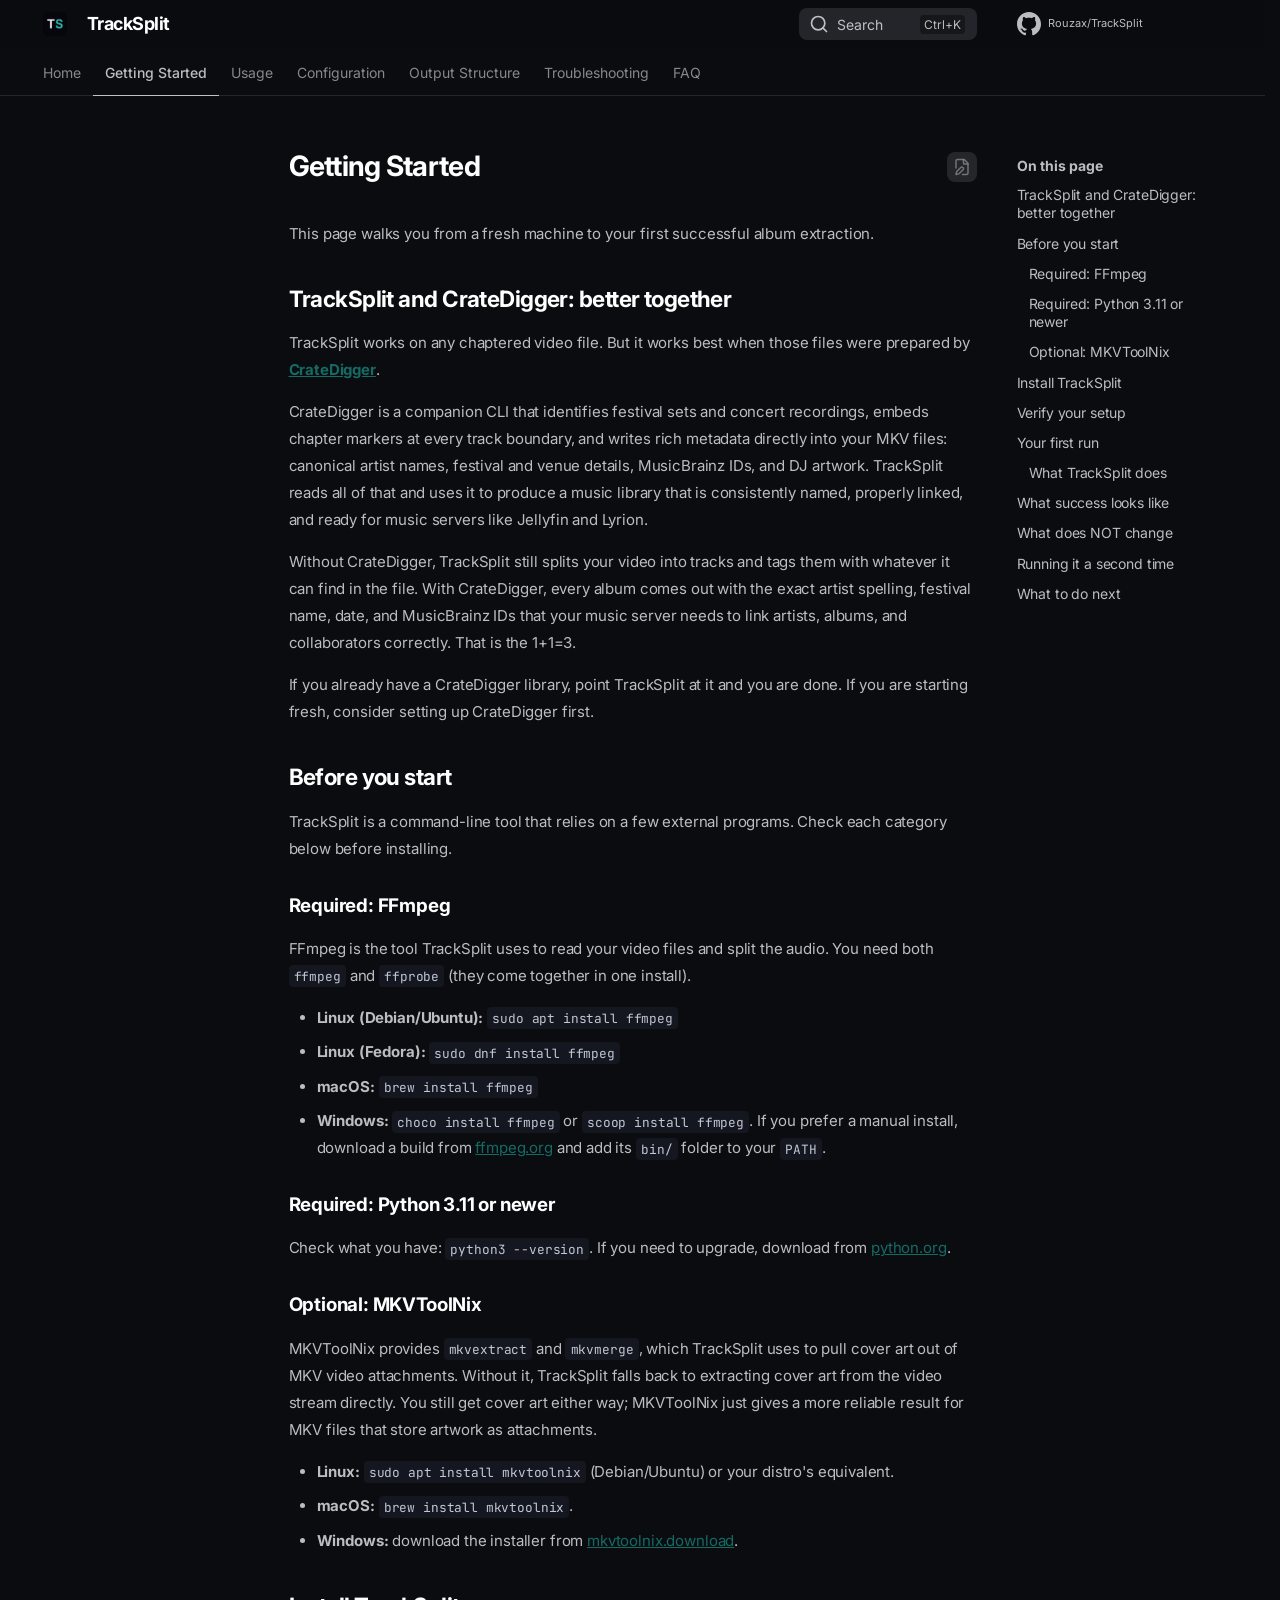
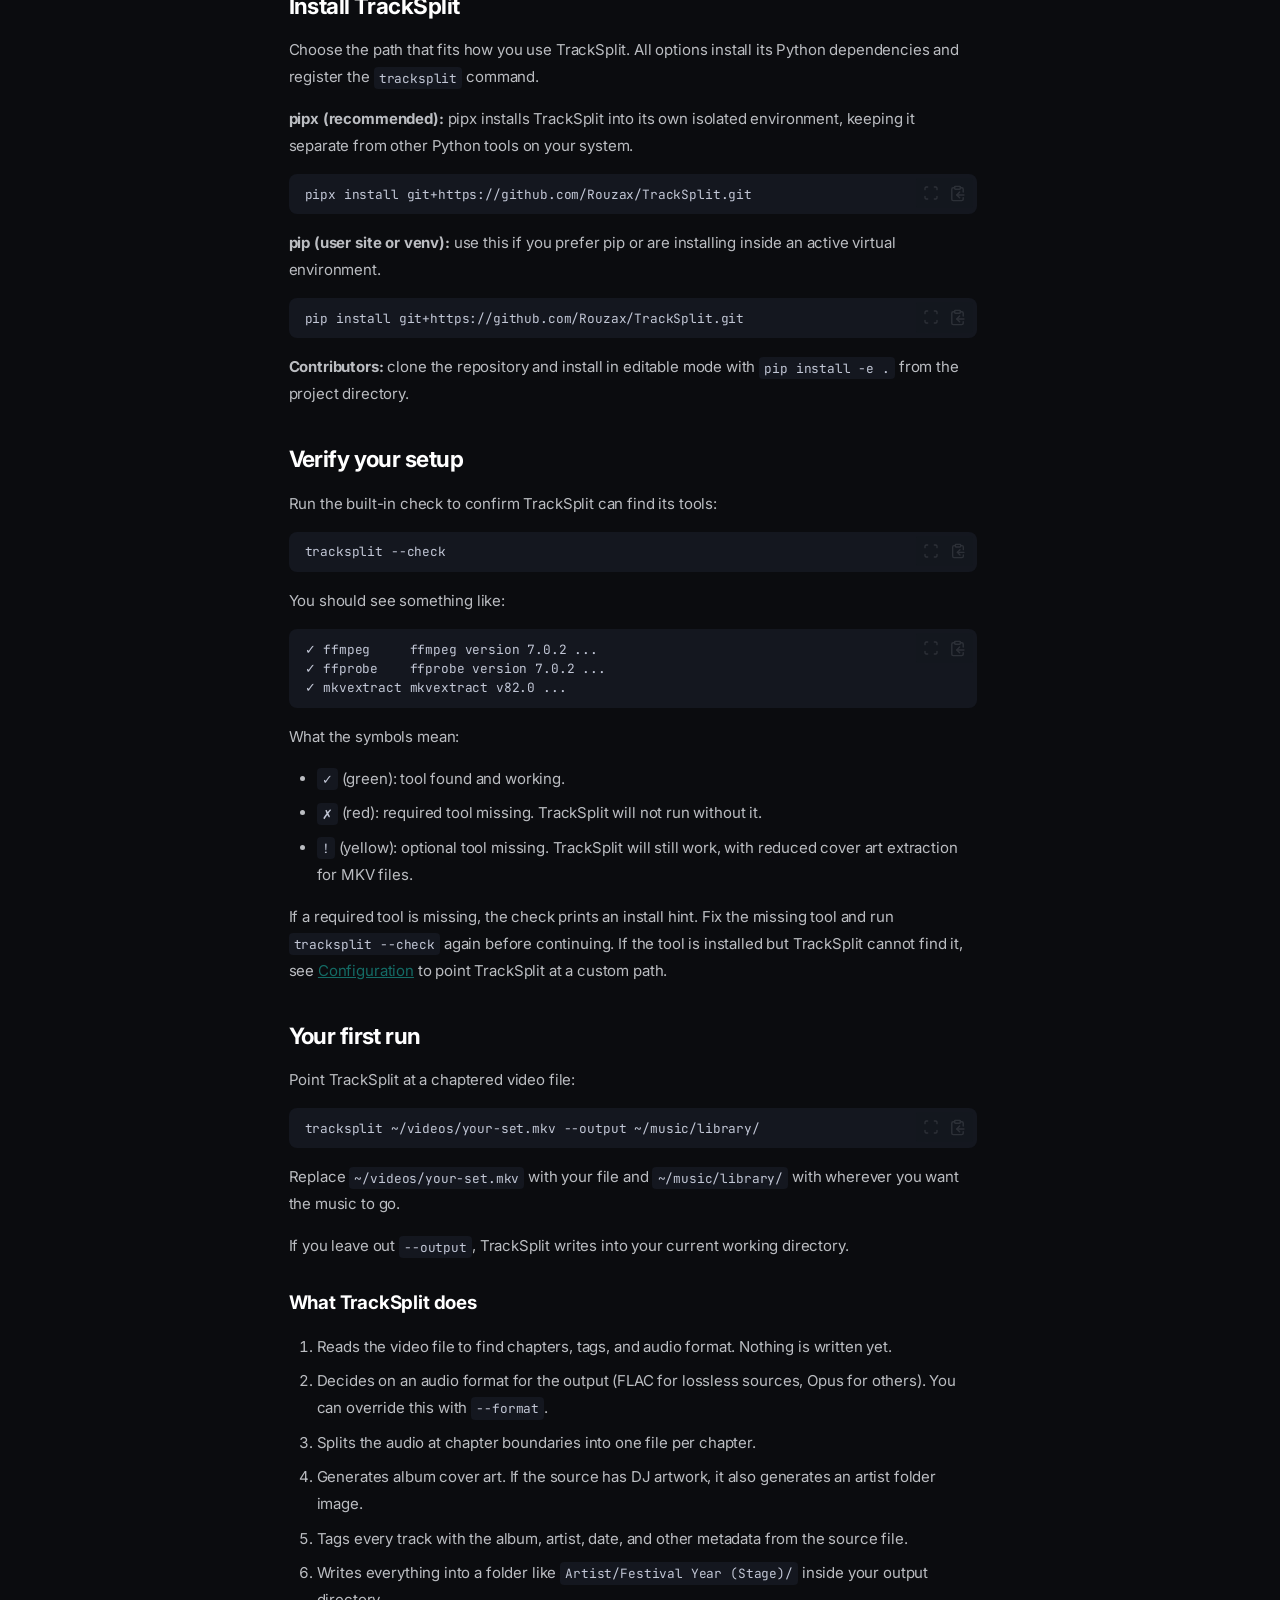
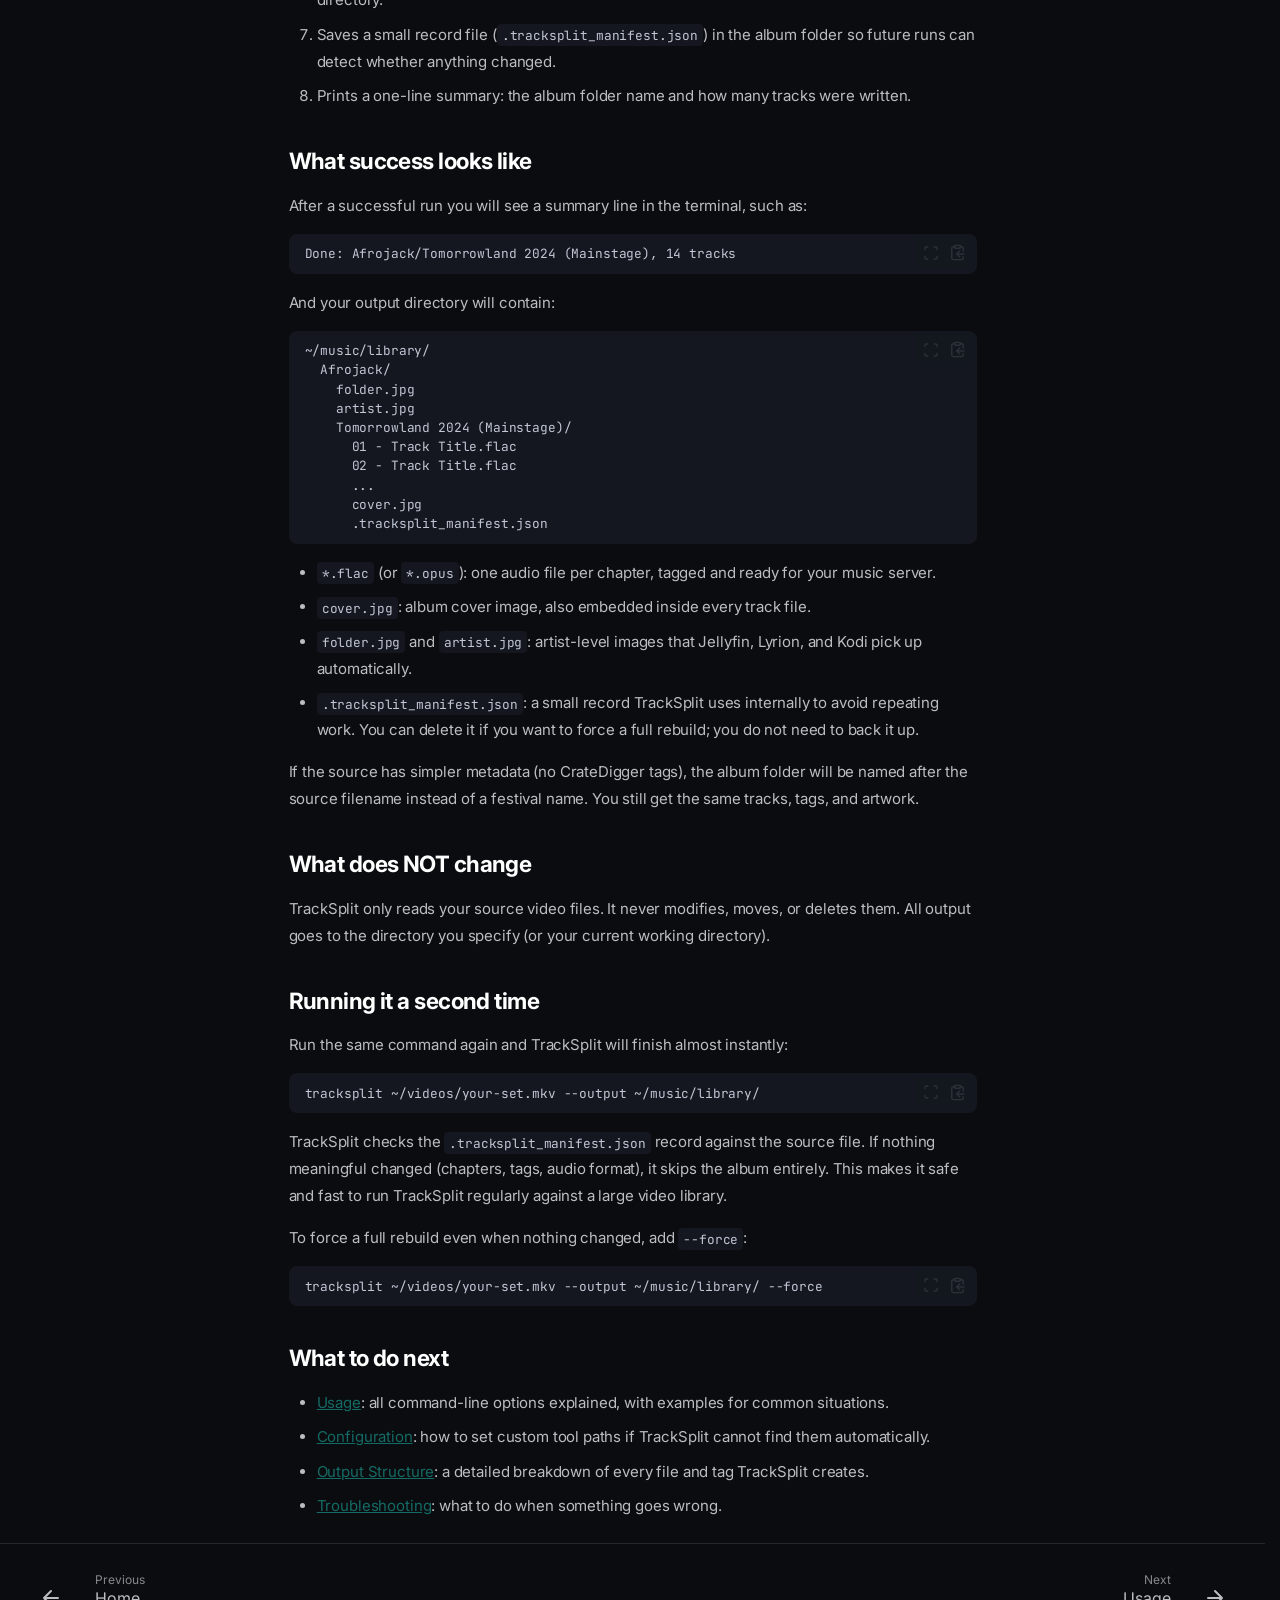
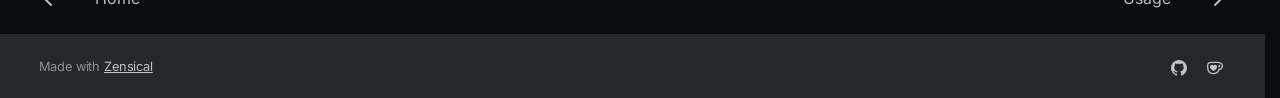
<file: docs/getting-started/index.html>
<!doctype html>
<html lang="en" class="no-js">
  <head>
    
      <meta charset="utf-8">
      <meta name="viewport" content="width=device-width,initial-scale=1">
      
      
      
        <link rel="canonical" href="https://rouzax.github.io/TrackSplit/docs/getting-started/">
      
      
        <link rel="prev" href="./..">
      
      
        <link rel="next" href="../usage/">
      
      
        
      
      
      <link rel="icon" href="../assets/favicon.png">
      <meta name="generator" content="zensical-0.0.57">
    
    
      
        <title>Getting Started - TrackSplit</title>
      
    
    
      
        
      
      <link rel="stylesheet" href="../assets/stylesheets/modern/main.5da3a30f.min.css">
      
        
          
        
        <link rel="stylesheet" href="../assets/stylesheets/modern/palette.812a03bb.min.css">
      
      


    
    
      
    
    
      
        
        
        <link rel="preconnect" href="https://fonts.gstatic.com" crossorigin>
        <link rel="stylesheet" href="https://fonts.googleapis.com/css?family=Inter:300,300i,400,400i,500,500i,700,700i%7CJetBrains+Mono:400,400i,700,700i&amp;display=fallback">
        <style>:root{--md-text-font:"Inter";--md-code-font:"JetBrains Mono"}</style>
      
    
    
      <link rel="stylesheet" href="../stylesheets/extra.css">
    
    <script>__md_scope=new URL("..",location),__md_scope.pathname.endsWith("/")||(__md_scope=new URL(__md_scope.pathname+"/",location)),__md_hash=e=>[...e].reduce(((e,t)=>(e<<5)-e+t.charCodeAt(0)),0),__md_get=(e,t=localStorage,_=__md_scope)=>JSON.parse(t.getItem(_.pathname+"."+e)),__md_set=(e,t,_=localStorage,a=__md_scope)=>{try{_.setItem(a.pathname+"."+e,JSON.stringify(t))}catch(e){}},document.documentElement.setAttribute("data-platform",navigator.platform)</script>
    
      

    
    
  </head>
  
  
    
    
      
    
    
    
    
    <body dir="ltr" data-md-color-scheme="slate" data-md-color-primary="custom" data-md-color-accent="teal">
  
    
    <input class="md-toggle" data-md-toggle="drawer" type="checkbox" id="__drawer" autocomplete="off">
    <input class="md-toggle" data-md-toggle="search" type="checkbox" id="__search" autocomplete="off">
    <label class="md-overlay" for="__drawer" aria-label="Navigation"></label>
    <div data-md-component="skip">
      
        
        <a href="#getting-started" class="md-skip">
          Skip to content
        </a>
      
    </div>
    <div data-md-component="announce">
      
    </div>
    
    
      

<header class="md-header" data-md-component="header">
  <nav class="md-header__inner md-grid" aria-label="Header">
    <a href="./.." title="TrackSplit" class="md-header__button md-logo" aria-label="TrackSplit" data-md-component="logo">
      
  <img src="../assets/icon.png" alt="TrackSplit">

    </a>
    <label class="md-header__button md-icon" for="__drawer" aria-label="Navigation">
      
      <svg xmlns="http://www.w3.org/2000/svg" fill="none" stroke="currentColor" stroke-linecap="round" stroke-linejoin="round" stroke-width="2" class="lucide lucide-menu" viewBox="0 0 24 24"><path d="M4 5h16M4 12h16M4 19h16"/></svg>
    </label>
    <div class="md-header__title" data-md-component="header-title">
      <div class="md-header__ellipsis">
        <div class="md-header__topic">
          <span class="md-ellipsis">
            TrackSplit
          </span>
        </div>
        <div class="md-header__topic" data-md-component="header-topic">
          <span class="md-ellipsis">
            
              Getting Started
            
          </span>
        </div>
      </div>
    </div>
    
      
        <form class="md-header__option" data-md-component="palette">
  
    
    
    
    <input class="md-option" data-md-color-media="none" data-md-color-scheme="slate" data-md-color-primary="custom" data-md-color-accent="teal"  aria-hidden="true"  type="radio" name="__palette" id="__palette_0">
    
  
</form>
      
    
    
      <script>var palette=__md_get("__palette");if(palette&&palette.color){if("(prefers-color-scheme)"===palette.color.media){var media=matchMedia("(prefers-color-scheme: light)"),input=document.querySelector(media.matches?"[data-md-color-media='(prefers-color-scheme: light)']":"[data-md-color-media='(prefers-color-scheme: dark)']");palette.color.media=input.getAttribute("data-md-color-media"),palette.color.scheme=input.getAttribute("data-md-color-scheme"),palette.color.primary=input.getAttribute("data-md-color-primary"),palette.color.accent=input.getAttribute("data-md-color-accent")}for(var[key,value]of Object.entries(palette.color))document.body.setAttribute("data-md-color-"+key,value)}</script>
    
    
    
      
      
        <label class="md-header__button md-icon" for="__search" aria-label="Search">
          
          <svg xmlns="http://www.w3.org/2000/svg" fill="none" stroke="currentColor" stroke-linecap="round" stroke-linejoin="round" stroke-width="2" class="lucide lucide-search" viewBox="0 0 24 24"><path d="m21 21-4.34-4.34"/><circle cx="11" cy="11" r="8"/></svg>
        </label>
        <div class="md-search" data-md-component="search" role="dialog" aria-label="Search">
  <button type="button" class="md-search__button">
    Search
  </button>
</div>
      
    
    <div class="md-header__source">
      
        <a href="https://github.com/Rouzax/TrackSplit" title="Go to repository" class="md-source" data-md-component="source">
  <div class="md-source__icon md-icon">
    
    <svg xmlns="http://www.w3.org/2000/svg" viewBox="0 0 512 512"><!--! Font Awesome Free 7.3.1 by @fontawesome - https://fontawesome.com License - https://fontawesome.com/license/free (Icons: CC BY 4.0, Fonts: SIL OFL 1.1, Code: MIT License) Copyright 2026 Fonticons, Inc.--><path fill="currentColor" d="M216.5 362.5c-66-8-112.5-55.5-112.5-117 0-25 9-52 24-70-6.5-16.5-5.5-51.5 2-66 20-2.5 47 8 63 22.5 19-6 39-9 63.5-9s44.5 3 62.5 8.5c15.5-14 43-24.5 63-22 7 13.5 8 48.5 1.5 65.5 16 19 24.5 44.5 24.5 70.5 0 61.5-46.5 108-113.5 116.5 17 11 28.5 35 28.5 62.5v52c0 15 12.5 23.5 27.5 17.5C441 459.5 512 369 512 257 512 115.5 397 0 255.5 0S0 115.5 0 257c0 111 70.5 203 165.5 237.5 13.5 5 26.5-4 26.5-17.5v-40c-7 3-16 5-24 5-33 0-52.5-18-66.5-51.5-5.5-13.5-11.5-21.5-23-23-6-.5-8-3-8-6 0-6 10-10.5 20-10.5 14.5 0 27 9 40 27.5 10 14.5 20.5 21 33 21s20.5-4.5 32-16c8.5-8.5 15-16 21-21"/></svg>
  </div>
  <div class="md-source__repository">
    Rouzax/TrackSplit
  </div>
</a>
      
    </div>
  </nav>
  
</header>
    
    <div class="md-container" data-md-component="container">
      
      
        
          
            
<nav class="md-tabs" aria-label="Tabs" data-md-component="tabs">
  <div class="md-grid">
    <ul class="md-tabs__list">
      
        
  
  
  
  
    <li class="md-tabs__item">
      <a href="./.." class="md-tabs__link">
        
  
  Home

      </a>
    </li>
  

      
        
  
  
  
    
  
  
    <li class="md-tabs__item md-tabs__item--active">
      <a href="././" class="md-tabs__link">
        
  
  Getting Started

      </a>
    </li>
  

      
        
  
  
  
  
    <li class="md-tabs__item">
      <a href="../usage/" class="md-tabs__link">
        
  
  Usage

      </a>
    </li>
  

      
        
  
  
  
  
    <li class="md-tabs__item">
      <a href="../configuration/" class="md-tabs__link">
        
  
  Configuration

      </a>
    </li>
  

      
        
  
  
  
  
    <li class="md-tabs__item">
      <a href="../output/" class="md-tabs__link">
        
  
  Output Structure

      </a>
    </li>
  

      
        
  
  
  
  
    <li class="md-tabs__item">
      <a href="../troubleshooting/" class="md-tabs__link">
        
  
  Troubleshooting

      </a>
    </li>
  

      
        
  
  
  
  
    <li class="md-tabs__item">
      <a href="../faq/" class="md-tabs__link">
        
  
  FAQ

      </a>
    </li>
  

      
    </ul>
  </div>
</nav>
          
        
      
      <main class="md-main" data-md-component="main">
        <div class="md-main__inner md-grid">
          
            
              
              <div class="md-sidebar md-sidebar--primary" data-md-component="sidebar" data-md-type="navigation" >
                <div class="md-sidebar__scrollwrap">
                  <div class="md-sidebar__inner">
                    


  


<nav class="md-nav md-nav--primary md-nav--lifted" aria-label="Navigation" data-md-level="0">
  <label class="md-nav__title" for="__drawer">
    <a href="./.." title="TrackSplit" class="md-nav__button md-logo" aria-label="TrackSplit" data-md-component="logo">
      
  <img src="../assets/icon.png" alt="TrackSplit">

    </a>
    TrackSplit
  </label>
  
    <div class="md-nav__source">
      <a href="https://github.com/Rouzax/TrackSplit" title="Go to repository" class="md-source" data-md-component="source">
  <div class="md-source__icon md-icon">
    
    <svg xmlns="http://www.w3.org/2000/svg" viewBox="0 0 512 512"><!--! Font Awesome Free 7.3.1 by @fontawesome - https://fontawesome.com License - https://fontawesome.com/license/free (Icons: CC BY 4.0, Fonts: SIL OFL 1.1, Code: MIT License) Copyright 2026 Fonticons, Inc.--><path fill="currentColor" d="M216.5 362.5c-66-8-112.5-55.5-112.5-117 0-25 9-52 24-70-6.5-16.5-5.5-51.5 2-66 20-2.5 47 8 63 22.5 19-6 39-9 63.5-9s44.5 3 62.5 8.5c15.5-14 43-24.5 63-22 7 13.5 8 48.5 1.5 65.5 16 19 24.5 44.5 24.5 70.5 0 61.5-46.5 108-113.5 116.5 17 11 28.5 35 28.5 62.5v52c0 15 12.5 23.5 27.5 17.5C441 459.5 512 369 512 257 512 115.5 397 0 255.5 0S0 115.5 0 257c0 111 70.5 203 165.5 237.5 13.5 5 26.5-4 26.5-17.5v-40c-7 3-16 5-24 5-33 0-52.5-18-66.5-51.5-5.5-13.5-11.5-21.5-23-23-6-.5-8-3-8-6 0-6 10-10.5 20-10.5 14.5 0 27 9 40 27.5 10 14.5 20.5 21 33 21s20.5-4.5 32-16c8.5-8.5 15-16 21-21"/></svg>
  </div>
  <div class="md-source__repository">
    Rouzax/TrackSplit
  </div>
</a>
    </div>
  
  <ul class="md-nav__list" data-md-scrollfix>
    
      
      
  
  
  
  
    <li class="md-nav__item">
      <a href="./.." class="md-nav__link">
        
  
  
  <span class="md-ellipsis">
    
  
  Home

    
  </span>
  
  

      </a>
    </li>
  

    
      
      
  
  
    
  
  
  
    <li class="md-nav__item md-nav__item--active">
      
      
      
      
        
      
      
        <label class="md-nav__link md-nav__link--active" for="__toc">
          
  
  
  <span class="md-ellipsis">
    
  
  Getting Started

    
  </span>
  
  

          <span class="md-nav__icon md-icon"></span>
        </label>
      
      <a href="././" class="md-nav__link md-nav__link--active">
        
  
  
  <span class="md-ellipsis">
    
  
  Getting Started

    
  </span>
  
  

      </a>
      
        


<nav class="md-nav md-nav--secondary" aria-label="On this page">
  
  
  
    
  
  
    <label class="md-nav__title" for="__toc">
      <span class="md-nav__icon md-icon"></span>
      On this page
    </label>
    <ul class="md-nav__list" data-md-component="toc" data-md-scrollfix>
      
        <li class="md-nav__item">
  <a href="#tracksplit-and-cratedigger-better-together" class="md-nav__link">
    <span class="md-ellipsis">
      <span class="md-typeset">
        TrackSplit and CrateDigger: better together
      </span>
    </span>
  </a>
  
</li>
      
        <li class="md-nav__item">
  <a href="#before-you-start" class="md-nav__link">
    <span class="md-ellipsis">
      <span class="md-typeset">
        Before you start
      </span>
    </span>
  </a>
  
    <nav class="md-nav" aria-label="Before you start">
      <ul class="md-nav__list">
        
          <li class="md-nav__item">
  <a href="#required-ffmpeg" class="md-nav__link">
    <span class="md-ellipsis">
      <span class="md-typeset">
        Required: FFmpeg
      </span>
    </span>
  </a>
  
</li>
        
          <li class="md-nav__item">
  <a href="#required-python-311-or-newer" class="md-nav__link">
    <span class="md-ellipsis">
      <span class="md-typeset">
        Required: Python 3.11 or newer
      </span>
    </span>
  </a>
  
</li>
        
          <li class="md-nav__item">
  <a href="#optional-mkvtoolnix" class="md-nav__link">
    <span class="md-ellipsis">
      <span class="md-typeset">
        Optional: MKVToolNix
      </span>
    </span>
  </a>
  
</li>
        
      </ul>
    </nav>
  
</li>
      
        <li class="md-nav__item">
  <a href="#install-tracksplit" class="md-nav__link">
    <span class="md-ellipsis">
      <span class="md-typeset">
        Install TrackSplit
      </span>
    </span>
  </a>
  
</li>
      
        <li class="md-nav__item">
  <a href="#verify-your-setup" class="md-nav__link">
    <span class="md-ellipsis">
      <span class="md-typeset">
        Verify your setup
      </span>
    </span>
  </a>
  
</li>
      
        <li class="md-nav__item">
  <a href="#your-first-run" class="md-nav__link">
    <span class="md-ellipsis">
      <span class="md-typeset">
        Your first run
      </span>
    </span>
  </a>
  
    <nav class="md-nav" aria-label="Your first run">
      <ul class="md-nav__list">
        
          <li class="md-nav__item">
  <a href="#what-tracksplit-does" class="md-nav__link">
    <span class="md-ellipsis">
      <span class="md-typeset">
        What TrackSplit does
      </span>
    </span>
  </a>
  
</li>
        
      </ul>
    </nav>
  
</li>
      
        <li class="md-nav__item">
  <a href="#what-success-looks-like" class="md-nav__link">
    <span class="md-ellipsis">
      <span class="md-typeset">
        What success looks like
      </span>
    </span>
  </a>
  
</li>
      
        <li class="md-nav__item">
  <a href="#what-does-not-change" class="md-nav__link">
    <span class="md-ellipsis">
      <span class="md-typeset">
        What does NOT change
      </span>
    </span>
  </a>
  
</li>
      
        <li class="md-nav__item">
  <a href="#running-it-a-second-time" class="md-nav__link">
    <span class="md-ellipsis">
      <span class="md-typeset">
        Running it a second time
      </span>
    </span>
  </a>
  
</li>
      
        <li class="md-nav__item">
  <a href="#what-to-do-next" class="md-nav__link">
    <span class="md-ellipsis">
      <span class="md-typeset">
        What to do next
      </span>
    </span>
  </a>
  
</li>
      
    </ul>
  
</nav>
      
    </li>
  

    
      
      
  
  
  
  
    <li class="md-nav__item">
      <a href="../usage/" class="md-nav__link">
        
  
  
  <span class="md-ellipsis">
    
  
  Usage

    
  </span>
  
  

      </a>
    </li>
  

    
      
      
  
  
  
  
    <li class="md-nav__item">
      <a href="../configuration/" class="md-nav__link">
        
  
  
  <span class="md-ellipsis">
    
  
  Configuration

    
  </span>
  
  

      </a>
    </li>
  

    
      
      
  
  
  
  
    <li class="md-nav__item">
      <a href="../output/" class="md-nav__link">
        
  
  
  <span class="md-ellipsis">
    
  
  Output Structure

    
  </span>
  
  

      </a>
    </li>
  

    
      
      
  
  
  
  
    <li class="md-nav__item">
      <a href="../troubleshooting/" class="md-nav__link">
        
  
  
  <span class="md-ellipsis">
    
  
  Troubleshooting

    
  </span>
  
  

      </a>
    </li>
  

    
      
      
  
  
  
  
    <li class="md-nav__item">
      <a href="../faq/" class="md-nav__link">
        
  
  
  <span class="md-ellipsis">
    
  
  FAQ

    
  </span>
  
  

      </a>
    </li>
  

    
  </ul>
</nav>
                  </div>
                </div>
              </div>
            
            
              
              <div class="md-sidebar md-sidebar--secondary" data-md-component="sidebar" data-md-type="toc" >
                <div class="md-sidebar__scrollwrap">
                  
                    
                    
                    
                      
                    
                    
                      <input class="md-nav__toggle md-toggle" type="checkbox" id="__toc">
                      <div class="md-sidebar-button__wrapper">
                        <label class="md-sidebar-button" for="__toc"></label>
                      </div>
                    
                  
                  <div class="md-sidebar__inner">
                    


<nav class="md-nav md-nav--secondary" aria-label="On this page">
  
  
  
    
  
  
    <label class="md-nav__title" for="__toc">
      <span class="md-nav__icon md-icon"></span>
      On this page
    </label>
    <ul class="md-nav__list" data-md-component="toc" data-md-scrollfix>
      
        <li class="md-nav__item">
  <a href="#tracksplit-and-cratedigger-better-together" class="md-nav__link">
    <span class="md-ellipsis">
      <span class="md-typeset">
        TrackSplit and CrateDigger: better together
      </span>
    </span>
  </a>
  
</li>
      
        <li class="md-nav__item">
  <a href="#before-you-start" class="md-nav__link">
    <span class="md-ellipsis">
      <span class="md-typeset">
        Before you start
      </span>
    </span>
  </a>
  
    <nav class="md-nav" aria-label="Before you start">
      <ul class="md-nav__list">
        
          <li class="md-nav__item">
  <a href="#required-ffmpeg" class="md-nav__link">
    <span class="md-ellipsis">
      <span class="md-typeset">
        Required: FFmpeg
      </span>
    </span>
  </a>
  
</li>
        
          <li class="md-nav__item">
  <a href="#required-python-311-or-newer" class="md-nav__link">
    <span class="md-ellipsis">
      <span class="md-typeset">
        Required: Python 3.11 or newer
      </span>
    </span>
  </a>
  
</li>
        
          <li class="md-nav__item">
  <a href="#optional-mkvtoolnix" class="md-nav__link">
    <span class="md-ellipsis">
      <span class="md-typeset">
        Optional: MKVToolNix
      </span>
    </span>
  </a>
  
</li>
        
      </ul>
    </nav>
  
</li>
      
        <li class="md-nav__item">
  <a href="#install-tracksplit" class="md-nav__link">
    <span class="md-ellipsis">
      <span class="md-typeset">
        Install TrackSplit
      </span>
    </span>
  </a>
  
</li>
      
        <li class="md-nav__item">
  <a href="#verify-your-setup" class="md-nav__link">
    <span class="md-ellipsis">
      <span class="md-typeset">
        Verify your setup
      </span>
    </span>
  </a>
  
</li>
      
        <li class="md-nav__item">
  <a href="#your-first-run" class="md-nav__link">
    <span class="md-ellipsis">
      <span class="md-typeset">
        Your first run
      </span>
    </span>
  </a>
  
    <nav class="md-nav" aria-label="Your first run">
      <ul class="md-nav__list">
        
          <li class="md-nav__item">
  <a href="#what-tracksplit-does" class="md-nav__link">
    <span class="md-ellipsis">
      <span class="md-typeset">
        What TrackSplit does
      </span>
    </span>
  </a>
  
</li>
        
      </ul>
    </nav>
  
</li>
      
        <li class="md-nav__item">
  <a href="#what-success-looks-like" class="md-nav__link">
    <span class="md-ellipsis">
      <span class="md-typeset">
        What success looks like
      </span>
    </span>
  </a>
  
</li>
      
        <li class="md-nav__item">
  <a href="#what-does-not-change" class="md-nav__link">
    <span class="md-ellipsis">
      <span class="md-typeset">
        What does NOT change
      </span>
    </span>
  </a>
  
</li>
      
        <li class="md-nav__item">
  <a href="#running-it-a-second-time" class="md-nav__link">
    <span class="md-ellipsis">
      <span class="md-typeset">
        Running it a second time
      </span>
    </span>
  </a>
  
</li>
      
        <li class="md-nav__item">
  <a href="#what-to-do-next" class="md-nav__link">
    <span class="md-ellipsis">
      <span class="md-typeset">
        What to do next
      </span>
    </span>
  </a>
  
</li>
      
    </ul>
  
</nav>
                  </div>
                </div>
              </div>
            
          
          
            <div class="md-content" data-md-component="content">
              
              <article class="md-content__inner md-typeset">
                
                  
  
    <a href="https://github.com/Rouzax/TrackSplit/edit/main/docs/getting-started.md" title="Edit this page" class="md-content__button md-icon" rel="edit">
      
      <svg xmlns="http://www.w3.org/2000/svg" fill="none" stroke="currentColor" stroke-linecap="round" stroke-linejoin="round" stroke-width="2" class="lucide lucide-file-pen" viewBox="0 0 24 24"><path d="M12.659 22H18a2 2 0 0 0 2-2V8a2.4 2.4 0 0 0-.706-1.706l-3.588-3.588A2.4 2.4 0 0 0 14 2H6a2 2 0 0 0-2 2v9.34"/><path d="M14 2v5a1 1 0 0 0 1 1h5M10.378 12.622a1 1 0 0 1 3 3.003L8.36 20.637a2 2 0 0 1-.854.506l-2.867.837a.5.5 0 0 1-.62-.62l.836-2.869a2 2 0 0 1 .506-.853z"/></svg>
    </a>
  
  


<h1 id="getting-started">Getting Started<a class="headerlink" href="#getting-started" title="Permanent link">&para;</a></h1>
<p>This page walks you from a fresh machine to your first successful album extraction.</p>
<h2 id="tracksplit-and-cratedigger-better-together">TrackSplit and CrateDigger: better together<a class="headerlink" href="#tracksplit-and-cratedigger-better-together" title="Permanent link">&para;</a></h2>
<p>TrackSplit works on any chaptered video file. But it works best when those files were prepared by <strong><a href="https://github.com/Rouzax/CrateDigger">CrateDigger</a></strong>.</p>
<p>CrateDigger is a companion CLI that identifies festival sets and concert recordings, embeds chapter markers at every track boundary, and writes rich metadata directly into your MKV files: canonical artist names, festival and venue details, MusicBrainz IDs, and DJ artwork. TrackSplit reads all of that and uses it to produce a music library that is consistently named, properly linked, and ready for music servers like Jellyfin and Lyrion.</p>
<p>Without CrateDigger, TrackSplit still splits your video into tracks and tags them with whatever it can find in the file. With CrateDigger, every album comes out with the exact artist spelling, festival name, date, and MusicBrainz IDs that your music server needs to link artists, albums, and collaborators correctly. That is the 1+1=3.</p>
<p>If you already have a CrateDigger library, point TrackSplit at it and you are done. If you are starting fresh, consider setting up CrateDigger first.</p>
<h2 id="before-you-start">Before you start<a class="headerlink" href="#before-you-start" title="Permanent link">&para;</a></h2>
<p>TrackSplit is a command-line tool that relies on a few external programs. Check each category below before installing.</p>
<h3 id="required-ffmpeg">Required: FFmpeg<a class="headerlink" href="#required-ffmpeg" title="Permanent link">&para;</a></h3>
<p>FFmpeg is the tool TrackSplit uses to read your video files and split the audio. You need both <code>ffmpeg</code> and <code>ffprobe</code> (they come together in one install).</p>
<ul>
<li><strong>Linux (Debian/Ubuntu):</strong> <code>sudo apt install ffmpeg</code></li>
<li><strong>Linux (Fedora):</strong> <code>sudo dnf install ffmpeg</code></li>
<li><strong>macOS:</strong> <code>brew install ffmpeg</code></li>
<li><strong>Windows:</strong> <code>choco install ffmpeg</code> or <code>scoop install ffmpeg</code>. If you prefer a manual install, download a build from <a href="https://ffmpeg.org/download.html">ffmpeg.org</a> and add its <code>bin/</code> folder to your <code>PATH</code>.</li>
</ul>
<h3 id="required-python-311-or-newer">Required: Python 3.11 or newer<a class="headerlink" href="#required-python-311-or-newer" title="Permanent link">&para;</a></h3>
<p>Check what you have: <code>python3 --version</code>. If you need to upgrade, download from <a href="https://www.python.org/downloads/">python.org</a>.</p>
<h3 id="optional-mkvtoolnix">Optional: MKVToolNix<a class="headerlink" href="#optional-mkvtoolnix" title="Permanent link">&para;</a></h3>
<p>MKVToolNix provides <code>mkvextract</code> and <code>mkvmerge</code>, which TrackSplit uses to pull cover art out of MKV video attachments. Without it, TrackSplit falls back to extracting cover art from the video stream directly. You still get cover art either way; MKVToolNix just gives a more reliable result for MKV files that store artwork as attachments.</p>
<ul>
<li><strong>Linux:</strong> <code>sudo apt install mkvtoolnix</code> (Debian/Ubuntu) or your distro's equivalent.</li>
<li><strong>macOS:</strong> <code>brew install mkvtoolnix</code>.</li>
<li><strong>Windows:</strong> download the installer from <a href="https://mkvtoolnix.download/downloads.html">mkvtoolnix.download</a>.</li>
</ul>
<h2 id="install-tracksplit">Install TrackSplit<a class="headerlink" href="#install-tracksplit" title="Permanent link">&para;</a></h2>
<p>Choose the path that fits how you use TrackSplit. All options install its Python dependencies and register the <code>tracksplit</code> command.</p>
<p><strong>pipx (recommended):</strong> pipx installs TrackSplit into its own isolated environment, keeping it separate from other Python tools on your system.</p>
<div class="language-bash highlight"><pre><span></span><code><span id="__span-0-1"><a id="__codelineno-0-1" name="__codelineno-0-1" href="#__codelineno-0-1"></a>pipx<span class="w"> </span>install<span class="w"> </span>git+https://github.com/Rouzax/TrackSplit.git
</span></code></pre></div>
<p><strong>pip (user site or venv):</strong> use this if you prefer pip or are installing inside an active virtual environment.</p>
<div class="language-bash highlight"><pre><span></span><code><span id="__span-1-1"><a id="__codelineno-1-1" name="__codelineno-1-1" href="#__codelineno-1-1"></a>pip<span class="w"> </span>install<span class="w"> </span>git+https://github.com/Rouzax/TrackSplit.git
</span></code></pre></div>
<p><strong>Contributors:</strong> clone the repository and install in editable mode with <code>pip install -e .</code> from the project directory.</p>
<h2 id="verify-your-setup">Verify your setup<a class="headerlink" href="#verify-your-setup" title="Permanent link">&para;</a></h2>
<p>Run the built-in check to confirm TrackSplit can find its tools:</p>
<div class="language-bash highlight"><pre><span></span><code><span id="__span-2-1"><a id="__codelineno-2-1" name="__codelineno-2-1" href="#__codelineno-2-1"></a>tracksplit<span class="w"> </span>--check
</span></code></pre></div>
<p>You should see something like:</p>
<div class="language-text highlight"><pre><span></span><code><span id="__span-3-1"><a id="__codelineno-3-1" name="__codelineno-3-1" href="#__codelineno-3-1"></a>✓ ffmpeg     ffmpeg version 7.0.2 ...
</span><span id="__span-3-2"><a id="__codelineno-3-2" name="__codelineno-3-2" href="#__codelineno-3-2"></a>✓ ffprobe    ffprobe version 7.0.2 ...
</span><span id="__span-3-3"><a id="__codelineno-3-3" name="__codelineno-3-3" href="#__codelineno-3-3"></a>✓ mkvextract mkvextract v82.0 ...
</span></code></pre></div>
<p>What the symbols mean:</p>
<ul>
<li><code>✓</code> (green): tool found and working.</li>
<li><code>✗</code> (red): required tool missing. TrackSplit will not run without it.</li>
<li><code>!</code> (yellow): optional tool missing. TrackSplit will still work, with reduced cover art extraction for MKV files.</li>
</ul>
<p>If a required tool is missing, the check prints an install hint. Fix the missing tool and run <code>tracksplit --check</code> again before continuing. If the tool is installed but TrackSplit cannot find it, see <a href="../configuration/">Configuration</a> to point TrackSplit at a custom path.</p>
<h2 id="your-first-run">Your first run<a class="headerlink" href="#your-first-run" title="Permanent link">&para;</a></h2>
<p>Point TrackSplit at a chaptered video file:</p>
<div class="language-bash highlight"><pre><span></span><code><span id="__span-4-1"><a id="__codelineno-4-1" name="__codelineno-4-1" href="#__codelineno-4-1"></a>tracksplit<span class="w"> </span>~/videos/your-set.mkv<span class="w"> </span>--output<span class="w"> </span>~/music/library/
</span></code></pre></div>
<p>Replace <code>~/videos/your-set.mkv</code> with your file and <code>~/music/library/</code> with wherever you want the music to go.</p>
<p>If you leave out <code>--output</code>, TrackSplit writes into your current working directory.</p>
<h3 id="what-tracksplit-does">What TrackSplit does<a class="headerlink" href="#what-tracksplit-does" title="Permanent link">&para;</a></h3>
<ol>
<li>Reads the video file to find chapters, tags, and audio format. Nothing is written yet.</li>
<li>Decides on an audio format for the output (FLAC for lossless sources, Opus for others). You can override this with <code>--format</code>.</li>
<li>Splits the audio at chapter boundaries into one file per chapter.</li>
<li>Generates album cover art. If the source has DJ artwork, it also generates an artist folder image.</li>
<li>Tags every track with the album, artist, date, and other metadata from the source file.</li>
<li>Writes everything into a folder like <code>Artist/Festival Year (Stage)/</code> inside your output directory.</li>
<li>Saves a small record file (<code>.tracksplit_manifest.json</code>) in the album folder so future runs can detect whether anything changed.</li>
<li>Prints a one-line summary: the album folder name and how many tracks were written.</li>
</ol>
<h2 id="what-success-looks-like">What success looks like<a class="headerlink" href="#what-success-looks-like" title="Permanent link">&para;</a></h2>
<p>After a successful run you will see a summary line in the terminal, such as:</p>
<div class="language-text highlight"><pre><span></span><code><span id="__span-5-1"><a id="__codelineno-5-1" name="__codelineno-5-1" href="#__codelineno-5-1"></a>Done: Afrojack/Tomorrowland 2024 (Mainstage), 14 tracks
</span></code></pre></div>
<p>And your output directory will contain:</p>
<div class="language-text highlight"><pre><span></span><code><span id="__span-6-1"><a id="__codelineno-6-1" name="__codelineno-6-1" href="#__codelineno-6-1"></a>~/music/library/
</span><span id="__span-6-2"><a id="__codelineno-6-2" name="__codelineno-6-2" href="#__codelineno-6-2"></a>  Afrojack/
</span><span id="__span-6-3"><a id="__codelineno-6-3" name="__codelineno-6-3" href="#__codelineno-6-3"></a>    folder.jpg
</span><span id="__span-6-4"><a id="__codelineno-6-4" name="__codelineno-6-4" href="#__codelineno-6-4"></a>    artist.jpg
</span><span id="__span-6-5"><a id="__codelineno-6-5" name="__codelineno-6-5" href="#__codelineno-6-5"></a>    Tomorrowland 2024 (Mainstage)/
</span><span id="__span-6-6"><a id="__codelineno-6-6" name="__codelineno-6-6" href="#__codelineno-6-6"></a>      01 - Track Title.flac
</span><span id="__span-6-7"><a id="__codelineno-6-7" name="__codelineno-6-7" href="#__codelineno-6-7"></a>      02 - Track Title.flac
</span><span id="__span-6-8"><a id="__codelineno-6-8" name="__codelineno-6-8" href="#__codelineno-6-8"></a>      ...
</span><span id="__span-6-9"><a id="__codelineno-6-9" name="__codelineno-6-9" href="#__codelineno-6-9"></a>      cover.jpg
</span><span id="__span-6-10"><a id="__codelineno-6-10" name="__codelineno-6-10" href="#__codelineno-6-10"></a>      .tracksplit_manifest.json
</span></code></pre></div>
<ul>
<li><code>*.flac</code> (or <code>*.opus</code>): one audio file per chapter, tagged and ready for your music server.</li>
<li><code>cover.jpg</code>: album cover image, also embedded inside every track file.</li>
<li><code>folder.jpg</code> and <code>artist.jpg</code>: artist-level images that Jellyfin, Lyrion, and Kodi pick up automatically.</li>
<li><code>.tracksplit_manifest.json</code>: a small record TrackSplit uses internally to avoid repeating work. You can delete it if you want to force a full rebuild; you do not need to back it up.</li>
</ul>
<p>If the source has simpler metadata (no CrateDigger tags), the album folder will be named after the source filename instead of a festival name. You still get the same tracks, tags, and artwork.</p>
<h2 id="what-does-not-change">What does NOT change<a class="headerlink" href="#what-does-not-change" title="Permanent link">&para;</a></h2>
<p>TrackSplit only reads your source video files. It never modifies, moves, or deletes them. All output goes to the directory you specify (or your current working directory).</p>
<h2 id="running-it-a-second-time">Running it a second time<a class="headerlink" href="#running-it-a-second-time" title="Permanent link">&para;</a></h2>
<p>Run the same command again and TrackSplit will finish almost instantly:</p>
<div class="language-bash highlight"><pre><span></span><code><span id="__span-7-1"><a id="__codelineno-7-1" name="__codelineno-7-1" href="#__codelineno-7-1"></a>tracksplit<span class="w"> </span>~/videos/your-set.mkv<span class="w"> </span>--output<span class="w"> </span>~/music/library/
</span></code></pre></div>
<p>TrackSplit checks the <code>.tracksplit_manifest.json</code> record against the source file. If nothing meaningful changed (chapters, tags, audio format), it skips the album entirely. This makes it safe and fast to run TrackSplit regularly against a large video library.</p>
<p>To force a full rebuild even when nothing changed, add <code>--force</code>:</p>
<div class="language-bash highlight"><pre><span></span><code><span id="__span-8-1"><a id="__codelineno-8-1" name="__codelineno-8-1" href="#__codelineno-8-1"></a>tracksplit<span class="w"> </span>~/videos/your-set.mkv<span class="w"> </span>--output<span class="w"> </span>~/music/library/<span class="w"> </span>--force
</span></code></pre></div>
<h2 id="what-to-do-next">What to do next<a class="headerlink" href="#what-to-do-next" title="Permanent link">&para;</a></h2>
<ul>
<li><a href="../usage/">Usage</a>: all command-line options explained, with examples for common situations.</li>
<li><a href="../configuration/">Configuration</a>: how to set custom tool paths if TrackSplit cannot find them automatically.</li>
<li><a href="../output/">Output Structure</a>: a detailed breakdown of every file and tag TrackSplit creates.</li>
<li><a href="../troubleshooting/">Troubleshooting</a>: what to do when something goes wrong.</li>
</ul>














                
              </article>
            </div>
          
          
  <script>var tabs=__md_get("__tabs");if(Array.isArray(tabs))e:for(var set of document.querySelectorAll(".tabbed-set")){var labels=set.querySelector(".tabbed-labels");for(var tab of tabs)for(var label of labels.getElementsByTagName("label"))if(label.innerText.trim()===tab){var input=document.getElementById(label.htmlFor);input.checked=!0;continue e}}</script>

<script>var target=document.getElementById(location.hash.slice(1));target&&target.name&&(target.checked=target.name.startsWith("__tabbed_"))</script>
        </div>
        
          <button type="button" class="md-top md-icon" data-md-component="top" hidden>
  
  <svg xmlns="http://www.w3.org/2000/svg" fill="none" stroke="currentColor" stroke-linecap="round" stroke-linejoin="round" stroke-width="2" class="lucide lucide-circle-arrow-up" viewBox="0 0 24 24"><circle cx="12" cy="12" r="10"/><path d="m16 12-4-4-4 4M12 16V8"/></svg>
  Back to top
</button>
        
      </main>
      
        <footer class="md-footer">
  
    
      
      <nav class="md-footer__inner md-grid" aria-label="Footer" >
        
          
          <a href="./.." class="md-footer__link md-footer__link--prev" aria-label="Previous: Home">
            <div class="md-footer__button md-icon">
              
              <svg xmlns="http://www.w3.org/2000/svg" fill="none" stroke="currentColor" stroke-linecap="round" stroke-linejoin="round" stroke-width="2" class="lucide lucide-arrow-left" viewBox="0 0 24 24"><path d="m12 19-7-7 7-7M19 12H5"/></svg>
            </div>
            <div class="md-footer__title">
              <span class="md-footer__direction">
                Previous
              </span>
              <div class="md-ellipsis">
                Home
              </div>
            </div>
          </a>
        
        
          
          <a href="../usage/" class="md-footer__link md-footer__link--next" aria-label="Next: Usage">
            <div class="md-footer__title">
              <span class="md-footer__direction">
                Next
              </span>
              <div class="md-ellipsis">
                Usage
              </div>
            </div>
            <div class="md-footer__button md-icon">
              
              <svg xmlns="http://www.w3.org/2000/svg" fill="none" stroke="currentColor" stroke-linecap="round" stroke-linejoin="round" stroke-width="2" class="lucide lucide-arrow-right" viewBox="0 0 24 24"><path d="M5 12h14M12 5l7 7-7 7"/></svg>
            </div>
          </a>
        
      </nav>
    
  
  <div class="md-footer-meta md-typeset">
    <div class="md-footer-meta__inner md-grid">
      <div class="md-copyright">
  
  
    Made with
    <a href="https://zensical.org/" target="_blank" rel="noopener">
      Zensical
    </a>
  
</div>
      
        
<div class="md-social">
  
    
    
    
    
    <a href="https://github.com/Rouzax/TrackSplit" target="_blank" rel="noopener" title="TrackSplit on GitHub" class="md-social__link">
      <svg xmlns="http://www.w3.org/2000/svg" viewBox="0 0 512 512"><!--! Font Awesome Free 7.3.1 by @fontawesome - https://fontawesome.com License - https://fontawesome.com/license/free (Icons: CC BY 4.0, Fonts: SIL OFL 1.1, Code: MIT License) Copyright 2026 Fonticons, Inc.--><path fill="currentColor" d="M216.5 362.5c-66-8-112.5-55.5-112.5-117 0-25 9-52 24-70-6.5-16.5-5.5-51.5 2-66 20-2.5 47 8 63 22.5 19-6 39-9 63.5-9s44.5 3 62.5 8.5c15.5-14 43-24.5 63-22 7 13.5 8 48.5 1.5 65.5 16 19 24.5 44.5 24.5 70.5 0 61.5-46.5 108-113.5 116.5 17 11 28.5 35 28.5 62.5v52c0 15 12.5 23.5 27.5 17.5C441 459.5 512 369 512 257 512 115.5 397 0 255.5 0S0 115.5 0 257c0 111 70.5 203 165.5 237.5 13.5 5 26.5-4 26.5-17.5v-40c-7 3-16 5-24 5-33 0-52.5-18-66.5-51.5-5.5-13.5-11.5-21.5-23-23-6-.5-8-3-8-6 0-6 10-10.5 20-10.5 14.5 0 27 9 40 27.5 10 14.5 20.5 21 33 21s20.5-4.5 32-16c8.5-8.5 15-16 21-21"/></svg>
    </a>
  
    
    
    
    
    <a href="https://ko-fi.com/O0W221GBUG" target="_blank" rel="noopener" title="Support TrackSplit on Ko-fi" class="md-social__link">
      <svg xmlns="http://www.w3.org/2000/svg" viewBox="0 0 24 24"><title>Ko-fi</title><path d="M11.351 2.715c-2.7 0-4.986.025-6.83.26C2.078 3.285 0 5.154 0 8.61c0 3.506.182 6.13 1.585 8.493 1.584 2.701 4.233 4.182 7.662 4.182h.83c4.209 0 6.494-2.234 7.637-4a9.5 9.5 0 0 0 1.091-2.338C21.792 14.688 24 12.22 24 9.208v-.415c0-3.247-2.13-5.507-5.792-5.87-1.558-.156-2.65-.208-6.857-.208m0 1.947c4.208 0 5.09.052 6.571.182 2.624.311 4.13 1.584 4.13 4v.39c0 2.156-1.792 3.844-3.87 3.844h-.935l-.156.649c-.208 1.013-.597 1.818-1.039 2.546-.909 1.428-2.545 3.064-5.922 3.064h-.805c-2.571 0-4.831-.883-6.078-3.195-1.09-2-1.298-4.155-1.298-7.506 0-2.181.857-3.402 3.012-3.714 1.533-.233 3.559-.26 6.39-.26m6.547 2.287c-.416 0-.65.234-.65.546v2.935c0 .311.234.545.65.545 1.324 0 2.051-.754 2.051-2s-.727-2.026-2.052-2.026m-10.39.182c-1.818 0-3.013 1.48-3.013 3.142 0 1.533.858 2.857 1.949 3.897.727.701 1.87 1.429 2.649 1.896a1.47 1.47 0 0 0 1.507 0c.78-.467 1.922-1.195 2.623-1.896 1.117-1.039 1.974-2.364 1.974-3.897 0-1.662-1.247-3.142-3.039-3.142-1.065 0-1.792.545-2.338 1.298-.493-.753-1.246-1.298-2.312-1.298"/></svg>
    </a>
  
</div>
      
    </div>
  </div>
</footer>
      
    </div>
    <div class="md-dialog" data-md-component="dialog">
      <div class="md-dialog__inner md-typeset"></div>
    </div>
    
    
    
      
      
      <script id="__config" type="application/json">{"annotate":null,"base":"..","features":["navigation.tabs","navigation.sections","navigation.top","navigation.footer","navigation.instant","navigation.instant.prefetch","navigation.tracking","search.highlight","search.suggest","content.code.copy","content.code.select","content.code.annotate","content.action.edit","content.tabs.link","content.tooltips","content.footnote.tooltips"],"search":"../assets/javascripts/workers/search.7d14d953.min.js","tags":null,"translations":{"clipboard.copied":"Copied to clipboard","clipboard.copy":"Copy to clipboard","search.result.more.one":"1 more on this page","search.result.more.other":"# more on this page","search.result.none":"No matching documents","search.result.one":"1 matching document","search.result.other":"# matching documents","search.result.placeholder":"Type to start searching","search.result.term.missing":"Missing","select.version":"Select version"},"version":null}</script>
    
    
      <script src="../assets/javascripts/bundle.49251538.min.js"></script>
      
    
  </body>
</html>
</file>
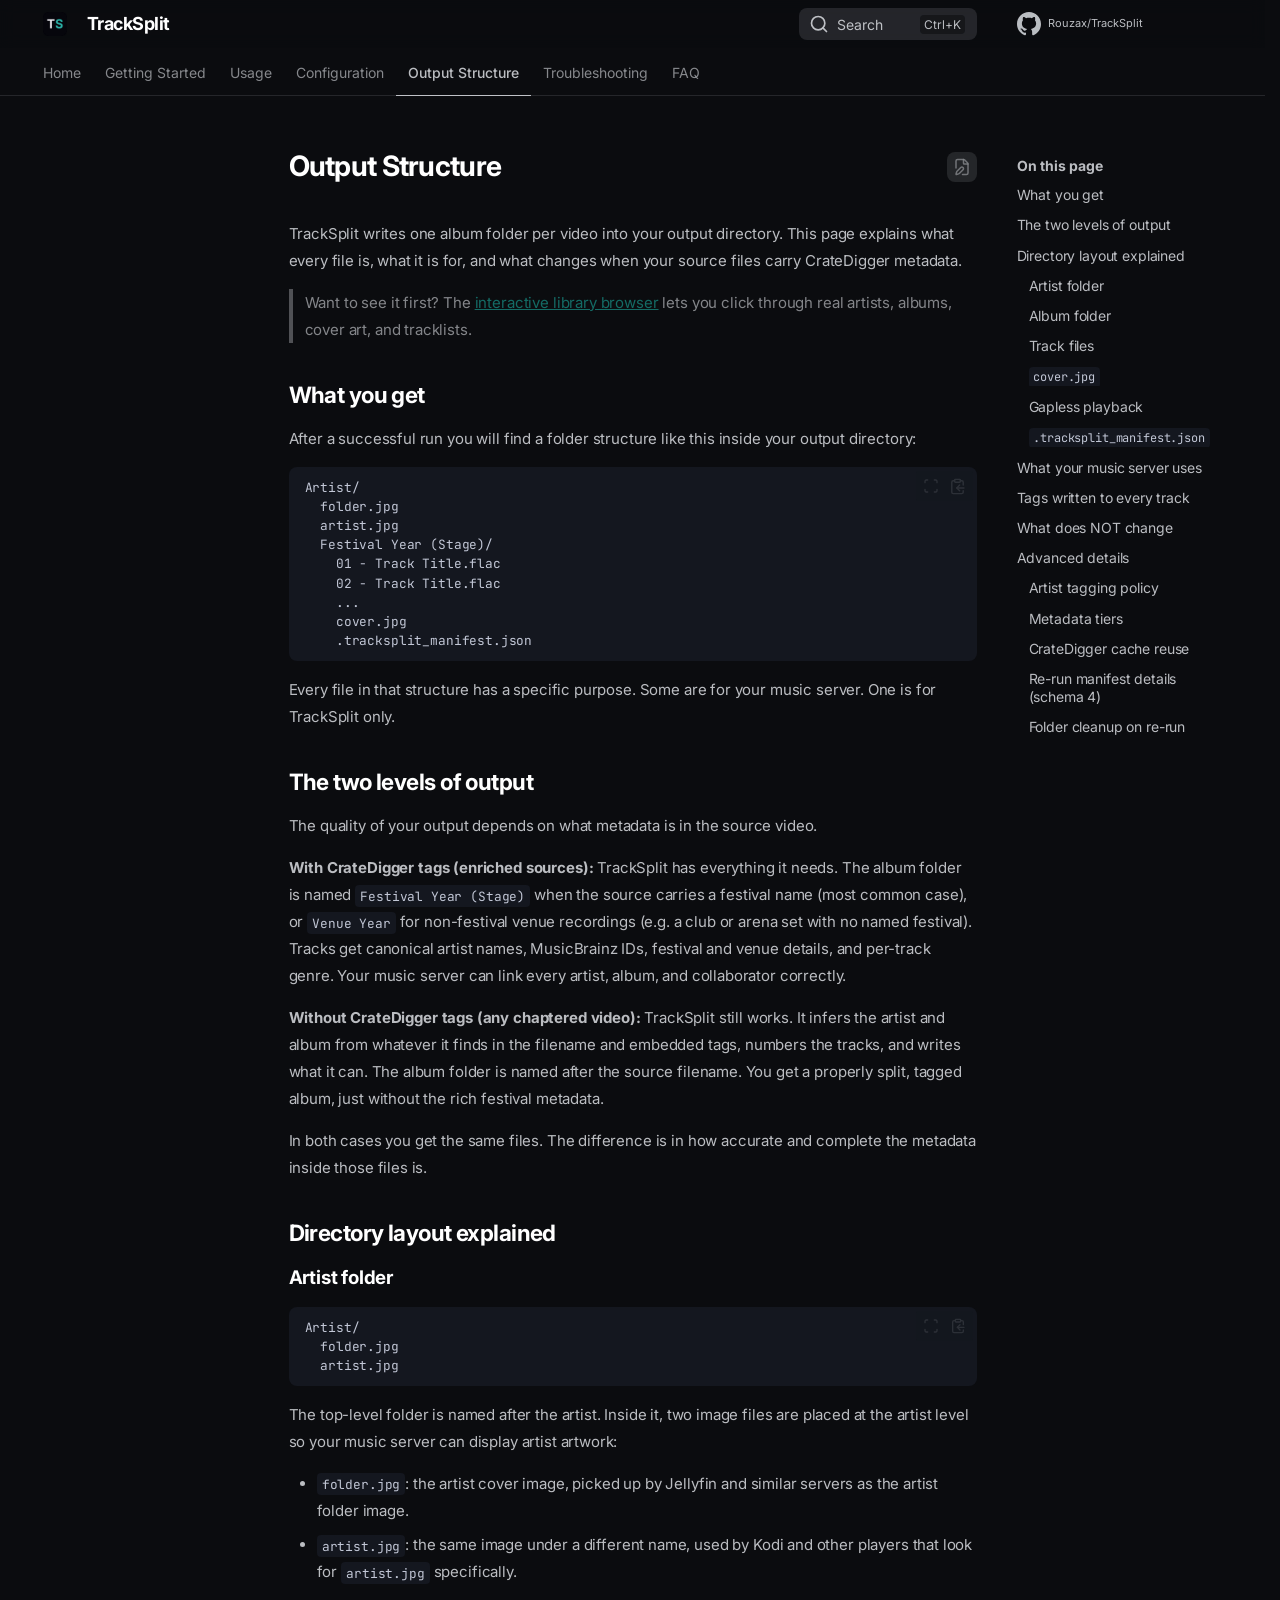
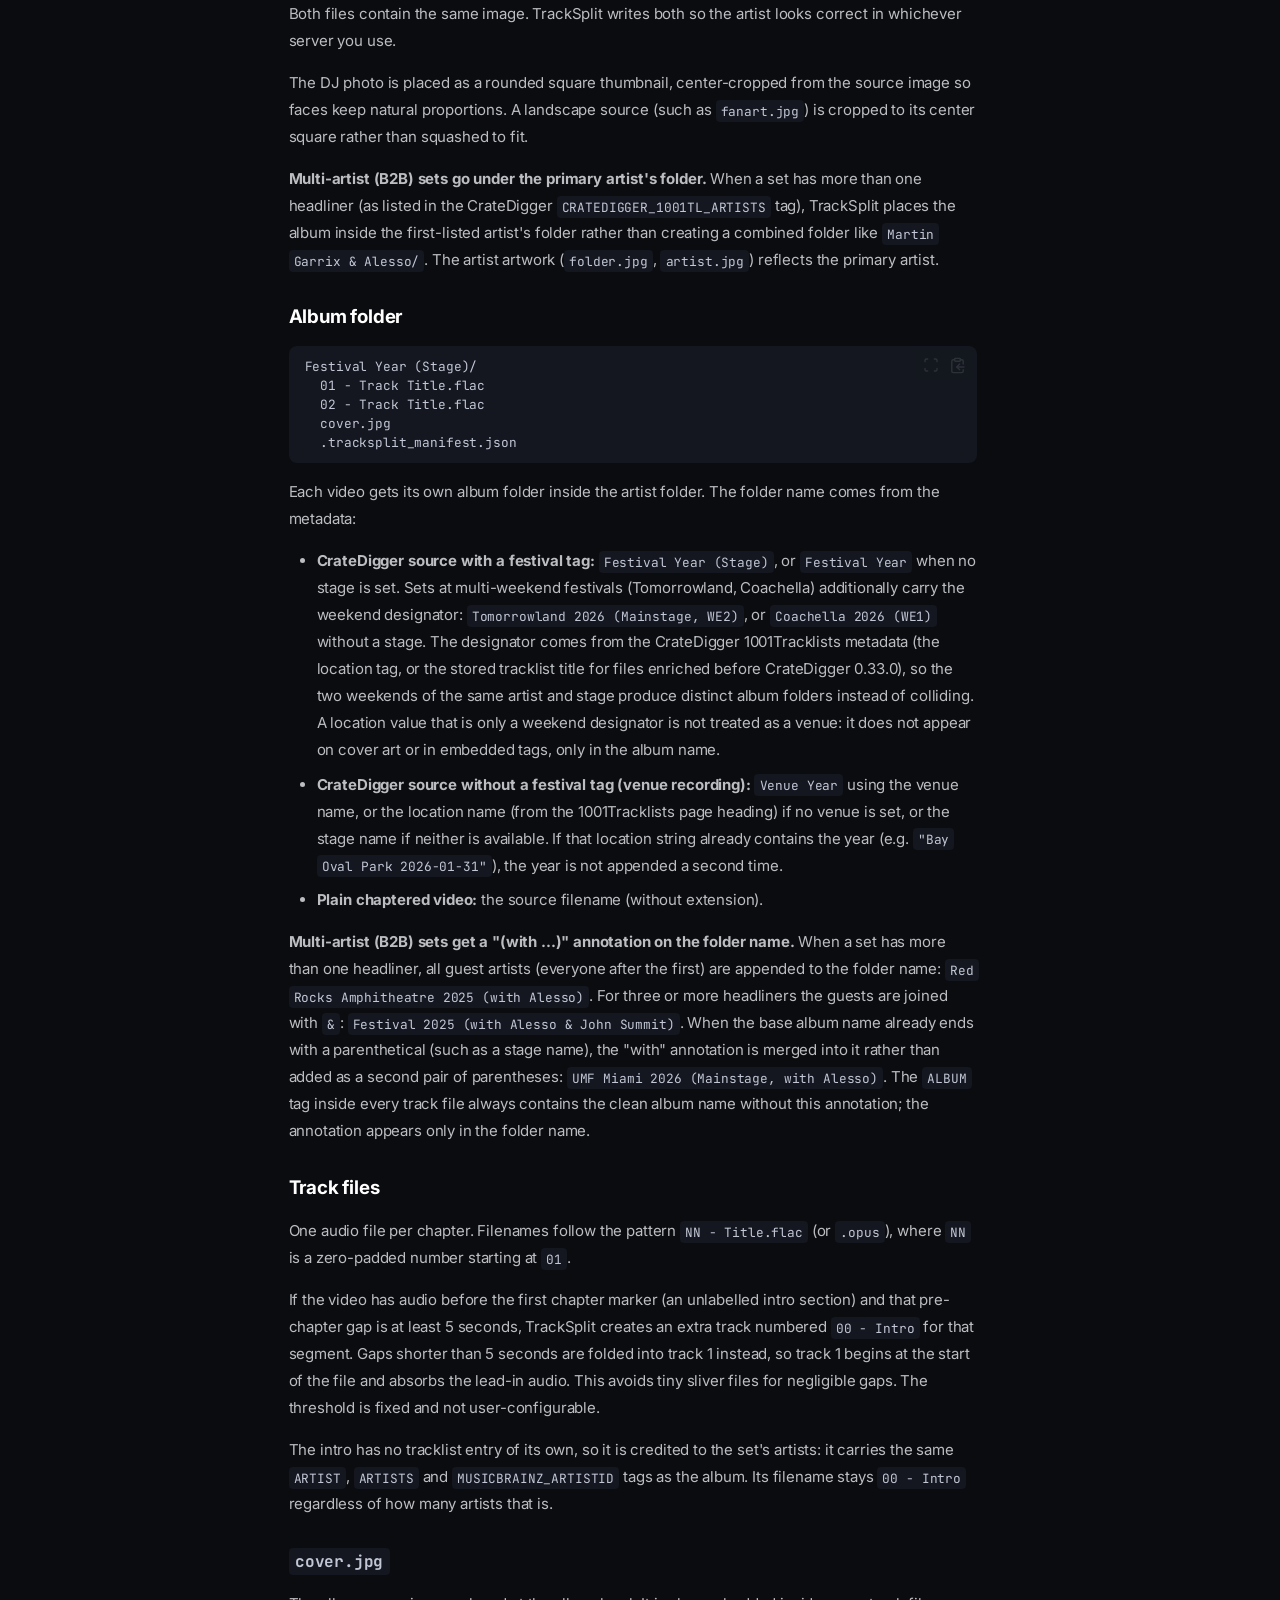
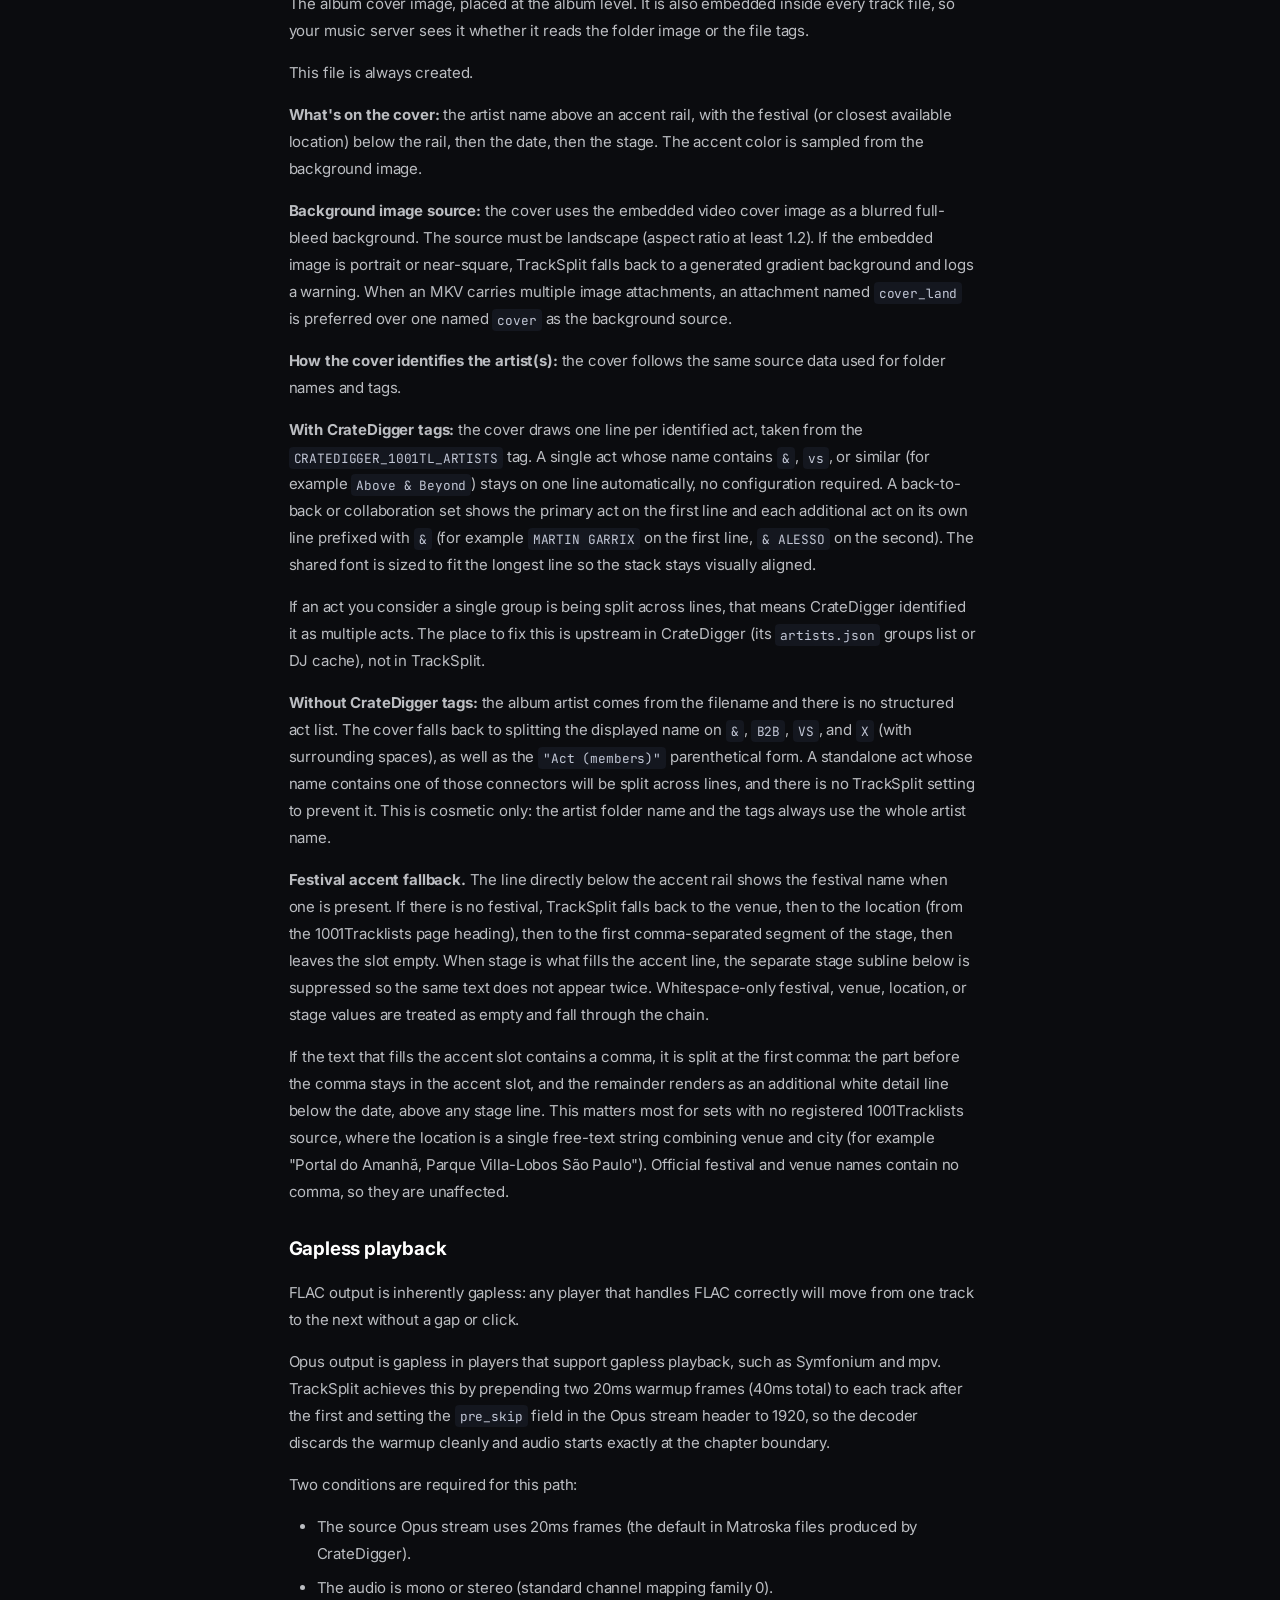
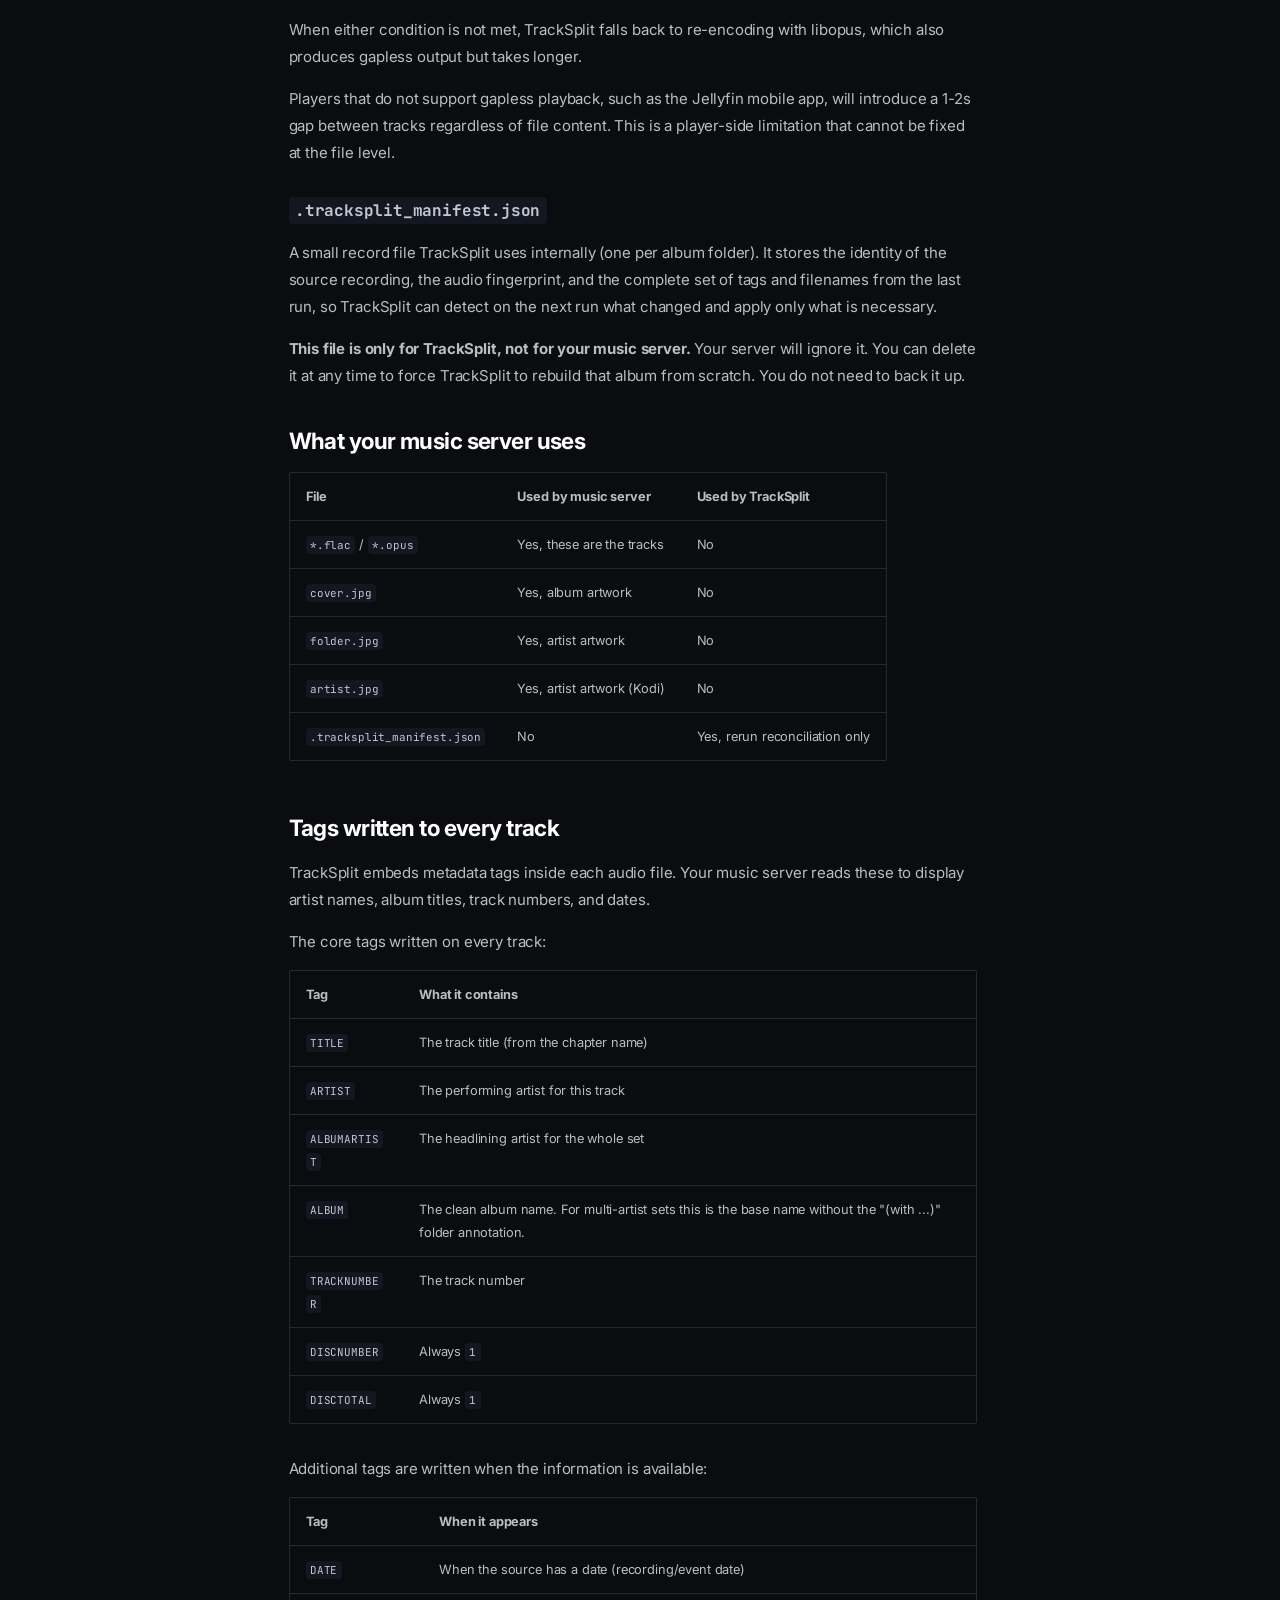
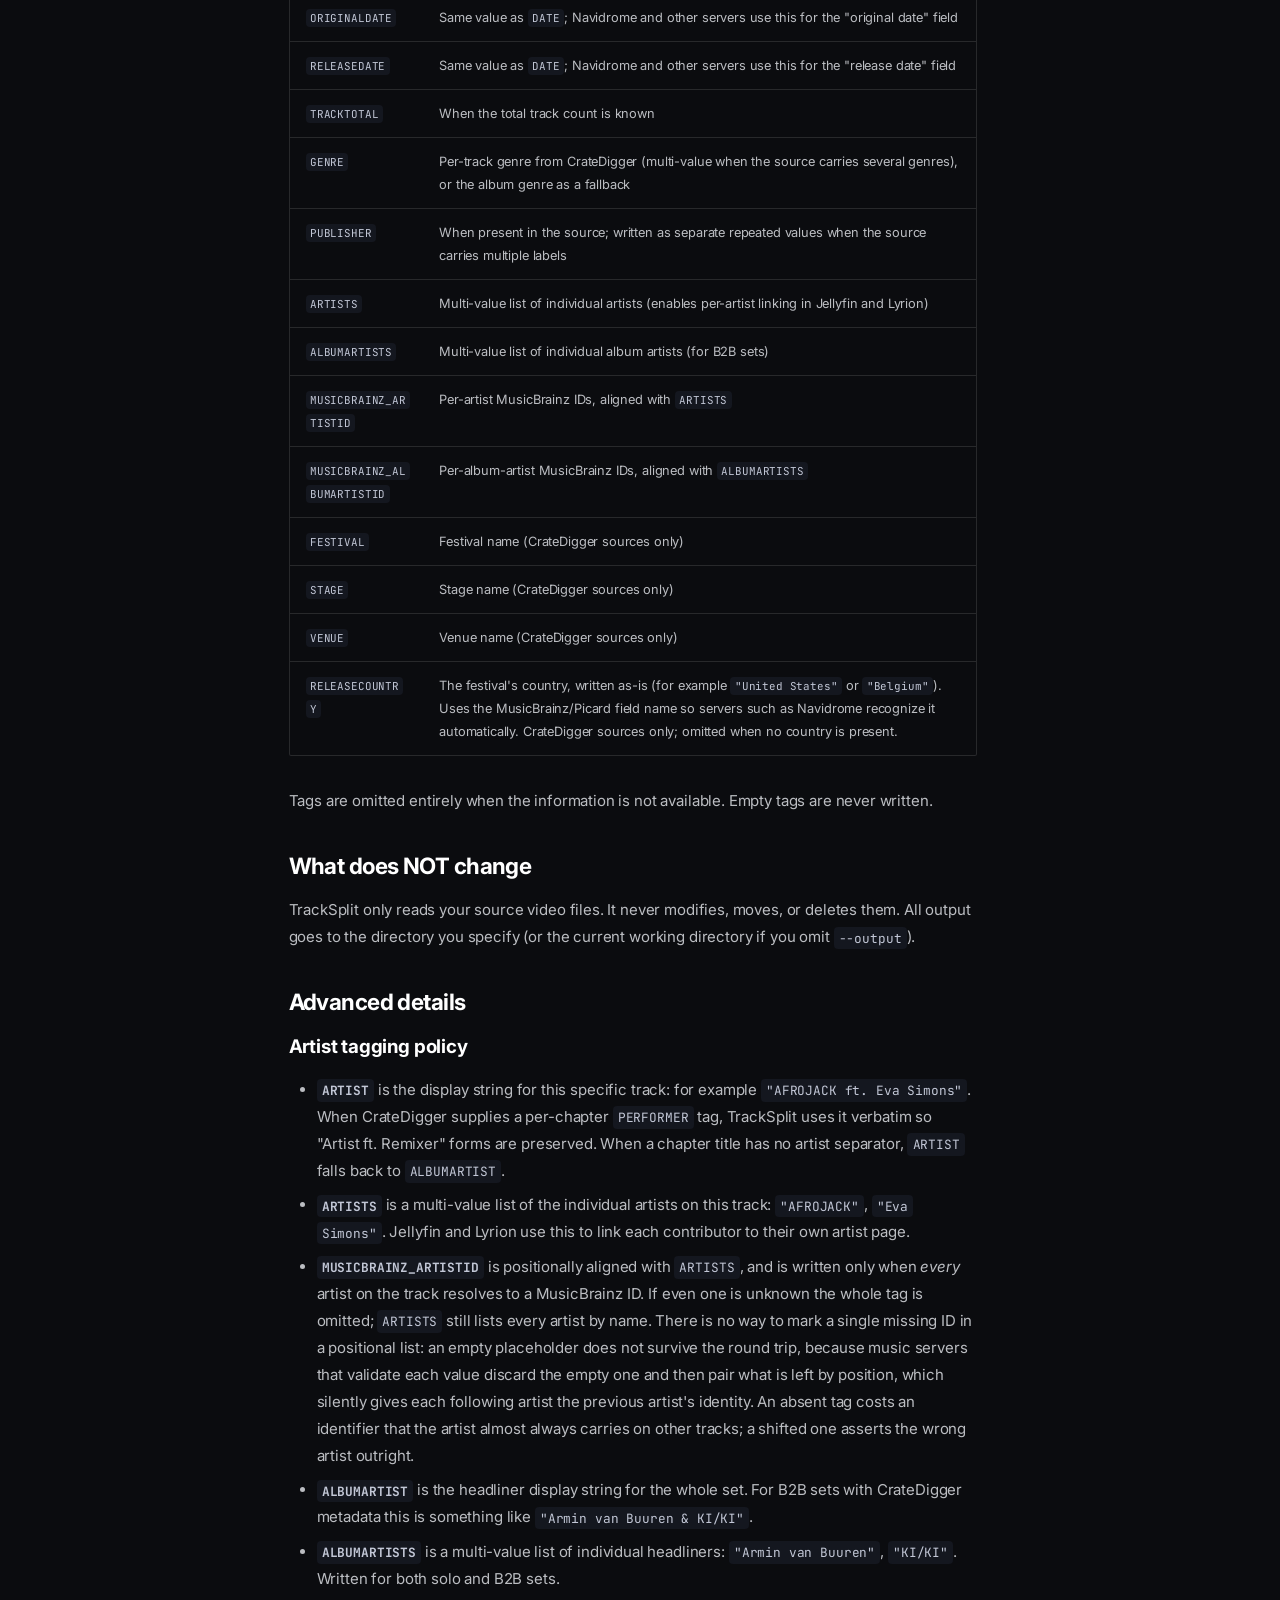
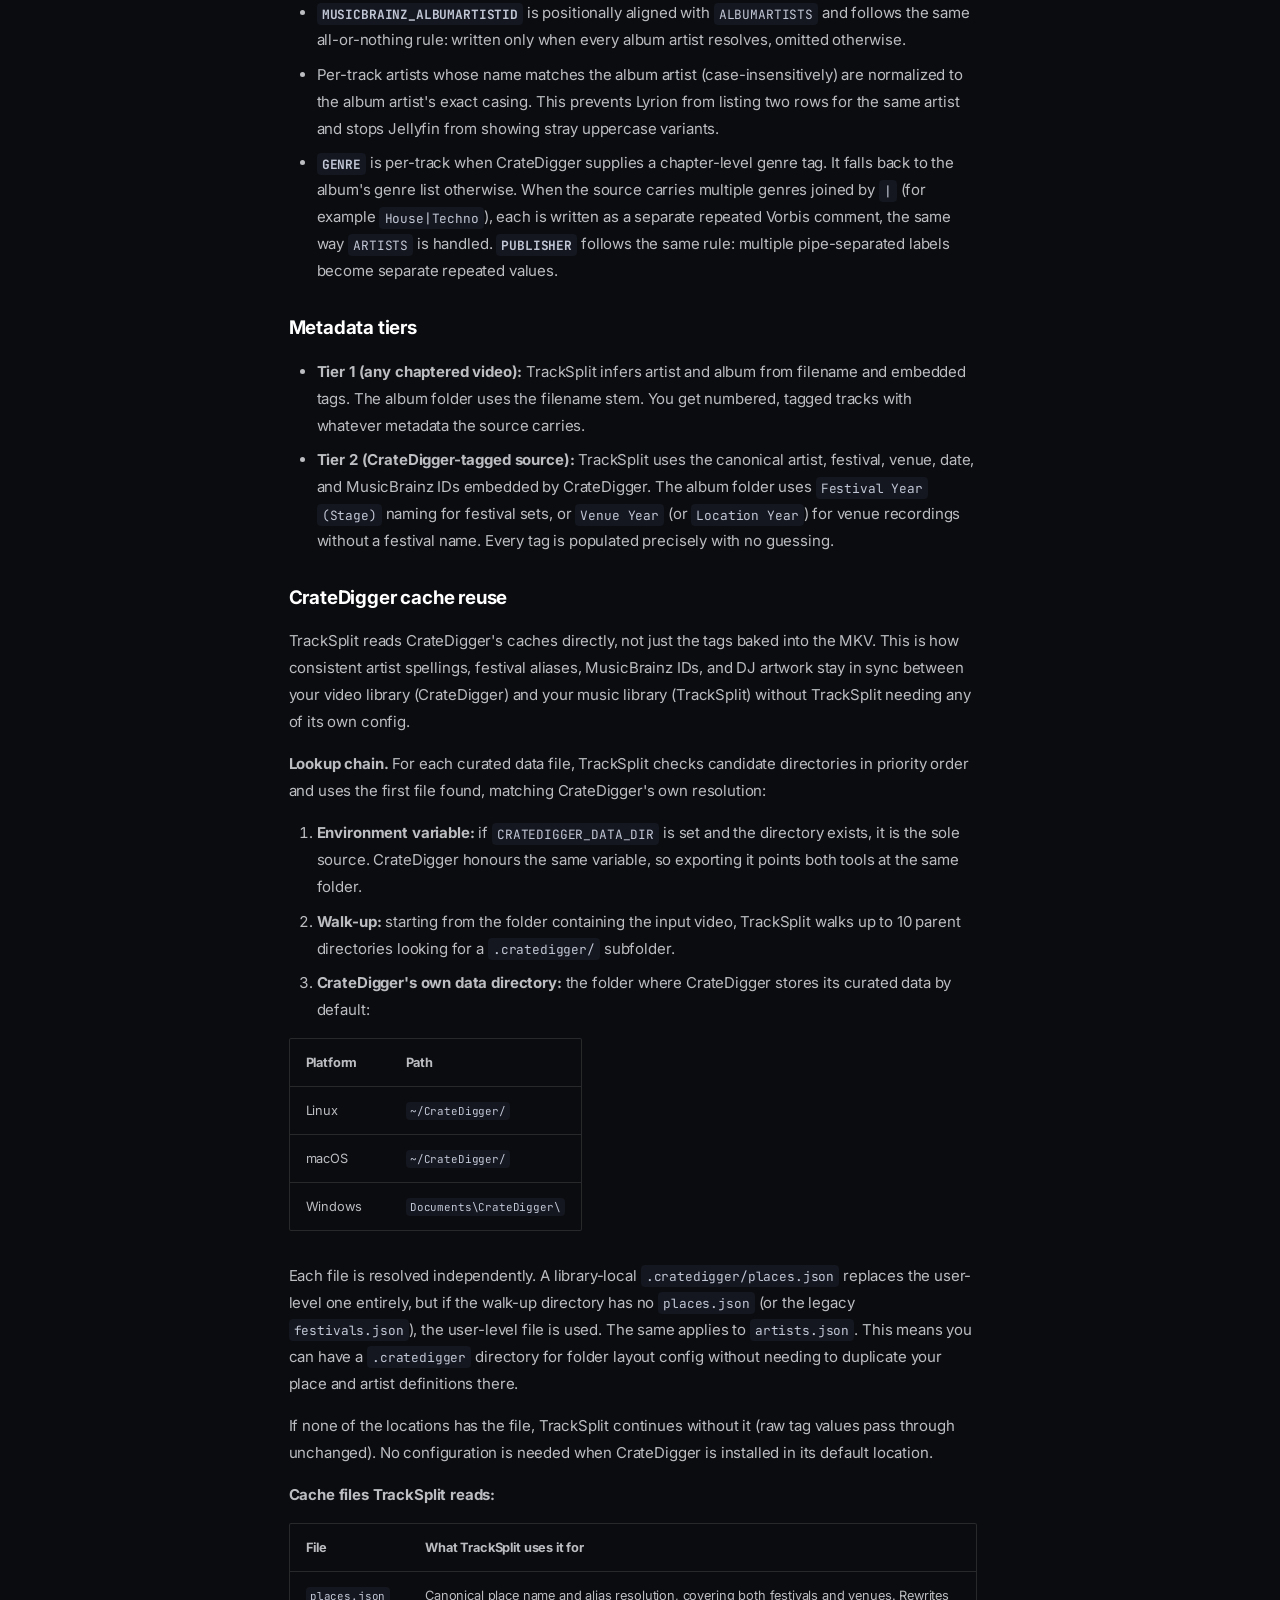
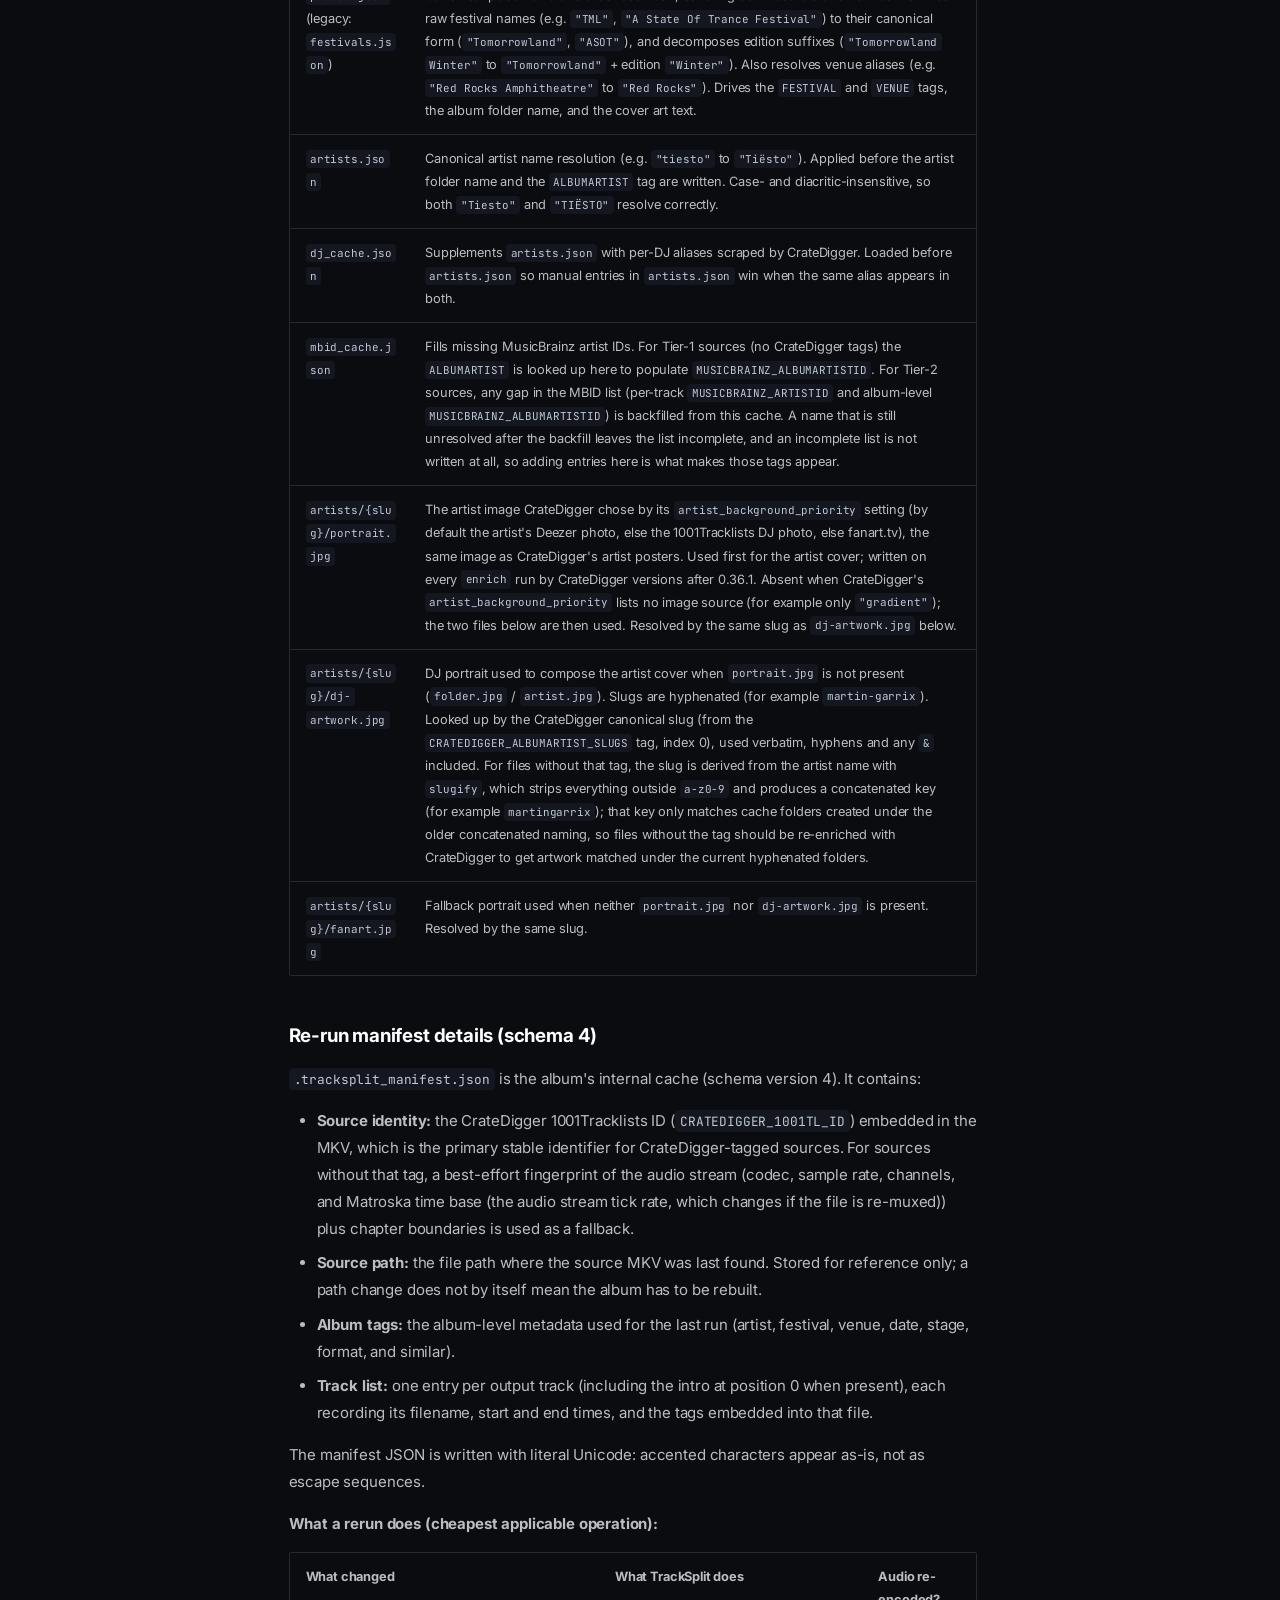
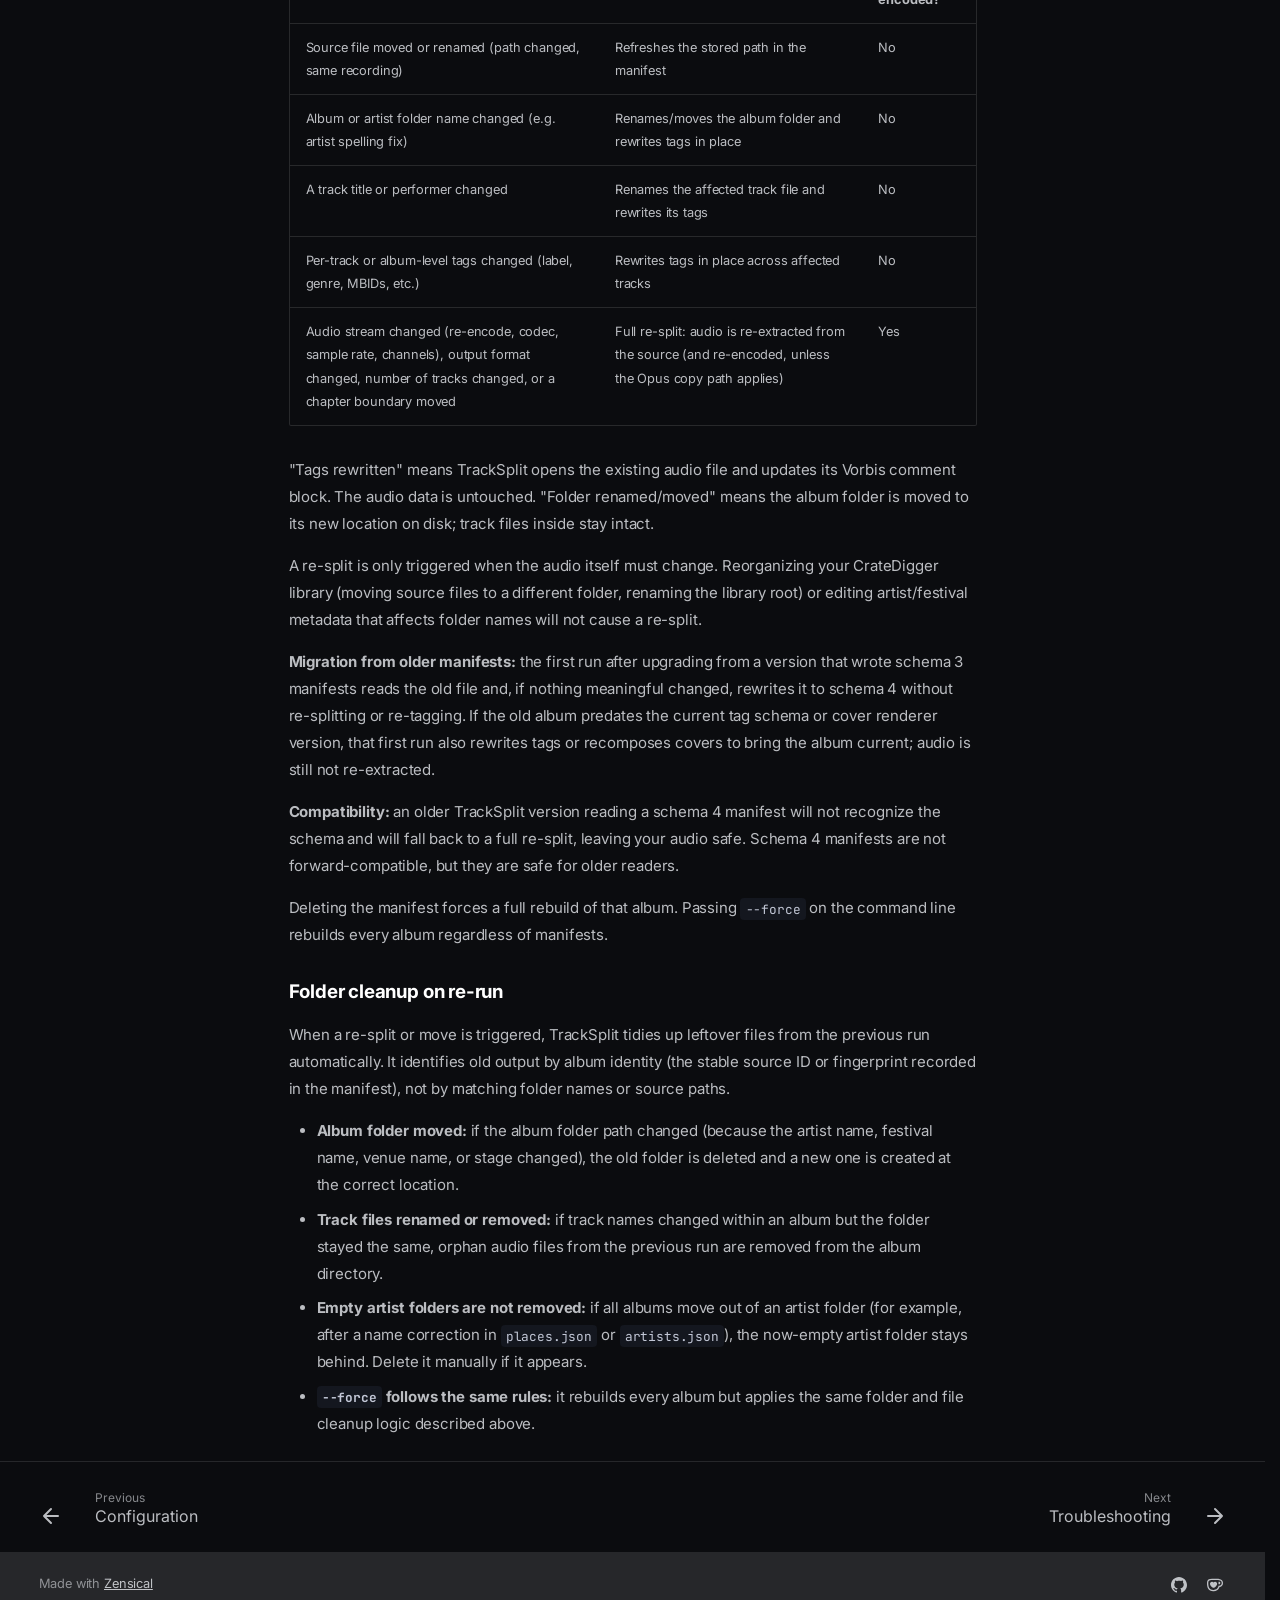
<file: docs/output/index.html>
<!doctype html>
<html lang="en" class="no-js">
  <head>
    
      <meta charset="utf-8">
      <meta name="viewport" content="width=device-width,initial-scale=1">
      
      
      
        <link rel="canonical" href="https://rouzax.github.io/TrackSplit/docs/output/">
      
      
        <link rel="prev" href="../configuration/">
      
      
        <link rel="next" href="../troubleshooting/">
      
      
        
      
      
      <link rel="icon" href="../assets/favicon.png">
      <meta name="generator" content="zensical-0.0.57">
    
    
      
        <title>Output Structure - TrackSplit</title>
      
    
    
      
        
      
      <link rel="stylesheet" href="../assets/stylesheets/modern/main.5da3a30f.min.css">
      
        
          
        
        <link rel="stylesheet" href="../assets/stylesheets/modern/palette.812a03bb.min.css">
      
      


    
    
      
    
    
      
        
        
        <link rel="preconnect" href="https://fonts.gstatic.com" crossorigin>
        <link rel="stylesheet" href="https://fonts.googleapis.com/css?family=Inter:300,300i,400,400i,500,500i,700,700i%7CJetBrains+Mono:400,400i,700,700i&amp;display=fallback">
        <style>:root{--md-text-font:"Inter";--md-code-font:"JetBrains Mono"}</style>
      
    
    
      <link rel="stylesheet" href="../stylesheets/extra.css">
    
    <script>__md_scope=new URL("..",location),__md_scope.pathname.endsWith("/")||(__md_scope=new URL(__md_scope.pathname+"/",location)),__md_hash=e=>[...e].reduce(((e,t)=>(e<<5)-e+t.charCodeAt(0)),0),__md_get=(e,t=localStorage,_=__md_scope)=>JSON.parse(t.getItem(_.pathname+"."+e)),__md_set=(e,t,_=localStorage,a=__md_scope)=>{try{_.setItem(a.pathname+"."+e,JSON.stringify(t))}catch(e){}},document.documentElement.setAttribute("data-platform",navigator.platform)</script>
    
      

    
    
  </head>
  
  
    
    
      
    
    
    
    
    <body dir="ltr" data-md-color-scheme="slate" data-md-color-primary="custom" data-md-color-accent="teal">
  
    
    <input class="md-toggle" data-md-toggle="drawer" type="checkbox" id="__drawer" autocomplete="off">
    <input class="md-toggle" data-md-toggle="search" type="checkbox" id="__search" autocomplete="off">
    <label class="md-overlay" for="__drawer" aria-label="Navigation"></label>
    <div data-md-component="skip">
      
        
        <a href="#output-structure" class="md-skip">
          Skip to content
        </a>
      
    </div>
    <div data-md-component="announce">
      
    </div>
    
    
      

<header class="md-header" data-md-component="header">
  <nav class="md-header__inner md-grid" aria-label="Header">
    <a href="./.." title="TrackSplit" class="md-header__button md-logo" aria-label="TrackSplit" data-md-component="logo">
      
  <img src="../assets/icon.png" alt="TrackSplit">

    </a>
    <label class="md-header__button md-icon" for="__drawer" aria-label="Navigation">
      
      <svg xmlns="http://www.w3.org/2000/svg" fill="none" stroke="currentColor" stroke-linecap="round" stroke-linejoin="round" stroke-width="2" class="lucide lucide-menu" viewBox="0 0 24 24"><path d="M4 5h16M4 12h16M4 19h16"/></svg>
    </label>
    <div class="md-header__title" data-md-component="header-title">
      <div class="md-header__ellipsis">
        <div class="md-header__topic">
          <span class="md-ellipsis">
            TrackSplit
          </span>
        </div>
        <div class="md-header__topic" data-md-component="header-topic">
          <span class="md-ellipsis">
            
              Output Structure
            
          </span>
        </div>
      </div>
    </div>
    
      
        <form class="md-header__option" data-md-component="palette">
  
    
    
    
    <input class="md-option" data-md-color-media="none" data-md-color-scheme="slate" data-md-color-primary="custom" data-md-color-accent="teal"  aria-hidden="true"  type="radio" name="__palette" id="__palette_0">
    
  
</form>
      
    
    
      <script>var palette=__md_get("__palette");if(palette&&palette.color){if("(prefers-color-scheme)"===palette.color.media){var media=matchMedia("(prefers-color-scheme: light)"),input=document.querySelector(media.matches?"[data-md-color-media='(prefers-color-scheme: light)']":"[data-md-color-media='(prefers-color-scheme: dark)']");palette.color.media=input.getAttribute("data-md-color-media"),palette.color.scheme=input.getAttribute("data-md-color-scheme"),palette.color.primary=input.getAttribute("data-md-color-primary"),palette.color.accent=input.getAttribute("data-md-color-accent")}for(var[key,value]of Object.entries(palette.color))document.body.setAttribute("data-md-color-"+key,value)}</script>
    
    
    
      
      
        <label class="md-header__button md-icon" for="__search" aria-label="Search">
          
          <svg xmlns="http://www.w3.org/2000/svg" fill="none" stroke="currentColor" stroke-linecap="round" stroke-linejoin="round" stroke-width="2" class="lucide lucide-search" viewBox="0 0 24 24"><path d="m21 21-4.34-4.34"/><circle cx="11" cy="11" r="8"/></svg>
        </label>
        <div class="md-search" data-md-component="search" role="dialog" aria-label="Search">
  <button type="button" class="md-search__button">
    Search
  </button>
</div>
      
    
    <div class="md-header__source">
      
        <a href="https://github.com/Rouzax/TrackSplit" title="Go to repository" class="md-source" data-md-component="source">
  <div class="md-source__icon md-icon">
    
    <svg xmlns="http://www.w3.org/2000/svg" viewBox="0 0 512 512"><!--! Font Awesome Free 7.3.1 by @fontawesome - https://fontawesome.com License - https://fontawesome.com/license/free (Icons: CC BY 4.0, Fonts: SIL OFL 1.1, Code: MIT License) Copyright 2026 Fonticons, Inc.--><path fill="currentColor" d="M216.5 362.5c-66-8-112.5-55.5-112.5-117 0-25 9-52 24-70-6.5-16.5-5.5-51.5 2-66 20-2.5 47 8 63 22.5 19-6 39-9 63.5-9s44.5 3 62.5 8.5c15.5-14 43-24.5 63-22 7 13.5 8 48.5 1.5 65.5 16 19 24.5 44.5 24.5 70.5 0 61.5-46.5 108-113.5 116.5 17 11 28.5 35 28.5 62.5v52c0 15 12.5 23.5 27.5 17.5C441 459.5 512 369 512 257 512 115.5 397 0 255.5 0S0 115.5 0 257c0 111 70.5 203 165.5 237.5 13.5 5 26.5-4 26.5-17.5v-40c-7 3-16 5-24 5-33 0-52.5-18-66.5-51.5-5.5-13.5-11.5-21.5-23-23-6-.5-8-3-8-6 0-6 10-10.5 20-10.5 14.5 0 27 9 40 27.5 10 14.5 20.5 21 33 21s20.5-4.5 32-16c8.5-8.5 15-16 21-21"/></svg>
  </div>
  <div class="md-source__repository">
    Rouzax/TrackSplit
  </div>
</a>
      
    </div>
  </nav>
  
</header>
    
    <div class="md-container" data-md-component="container">
      
      
        
          
            
<nav class="md-tabs" aria-label="Tabs" data-md-component="tabs">
  <div class="md-grid">
    <ul class="md-tabs__list">
      
        
  
  
  
  
    <li class="md-tabs__item">
      <a href="./.." class="md-tabs__link">
        
  
  Home

      </a>
    </li>
  

      
        
  
  
  
  
    <li class="md-tabs__item">
      <a href="../getting-started/" class="md-tabs__link">
        
  
  Getting Started

      </a>
    </li>
  

      
        
  
  
  
  
    <li class="md-tabs__item">
      <a href="../usage/" class="md-tabs__link">
        
  
  Usage

      </a>
    </li>
  

      
        
  
  
  
  
    <li class="md-tabs__item">
      <a href="../configuration/" class="md-tabs__link">
        
  
  Configuration

      </a>
    </li>
  

      
        
  
  
  
    
  
  
    <li class="md-tabs__item md-tabs__item--active">
      <a href="././" class="md-tabs__link">
        
  
  Output Structure

      </a>
    </li>
  

      
        
  
  
  
  
    <li class="md-tabs__item">
      <a href="../troubleshooting/" class="md-tabs__link">
        
  
  Troubleshooting

      </a>
    </li>
  

      
        
  
  
  
  
    <li class="md-tabs__item">
      <a href="../faq/" class="md-tabs__link">
        
  
  FAQ

      </a>
    </li>
  

      
    </ul>
  </div>
</nav>
          
        
      
      <main class="md-main" data-md-component="main">
        <div class="md-main__inner md-grid">
          
            
              
              <div class="md-sidebar md-sidebar--primary" data-md-component="sidebar" data-md-type="navigation" >
                <div class="md-sidebar__scrollwrap">
                  <div class="md-sidebar__inner">
                    


  


<nav class="md-nav md-nav--primary md-nav--lifted" aria-label="Navigation" data-md-level="0">
  <label class="md-nav__title" for="__drawer">
    <a href="./.." title="TrackSplit" class="md-nav__button md-logo" aria-label="TrackSplit" data-md-component="logo">
      
  <img src="../assets/icon.png" alt="TrackSplit">

    </a>
    TrackSplit
  </label>
  
    <div class="md-nav__source">
      <a href="https://github.com/Rouzax/TrackSplit" title="Go to repository" class="md-source" data-md-component="source">
  <div class="md-source__icon md-icon">
    
    <svg xmlns="http://www.w3.org/2000/svg" viewBox="0 0 512 512"><!--! Font Awesome Free 7.3.1 by @fontawesome - https://fontawesome.com License - https://fontawesome.com/license/free (Icons: CC BY 4.0, Fonts: SIL OFL 1.1, Code: MIT License) Copyright 2026 Fonticons, Inc.--><path fill="currentColor" d="M216.5 362.5c-66-8-112.5-55.5-112.5-117 0-25 9-52 24-70-6.5-16.5-5.5-51.5 2-66 20-2.5 47 8 63 22.5 19-6 39-9 63.5-9s44.5 3 62.5 8.5c15.5-14 43-24.5 63-22 7 13.5 8 48.5 1.5 65.5 16 19 24.5 44.5 24.5 70.5 0 61.5-46.5 108-113.5 116.5 17 11 28.5 35 28.5 62.5v52c0 15 12.5 23.5 27.5 17.5C441 459.5 512 369 512 257 512 115.5 397 0 255.5 0S0 115.5 0 257c0 111 70.5 203 165.5 237.5 13.5 5 26.5-4 26.5-17.5v-40c-7 3-16 5-24 5-33 0-52.5-18-66.5-51.5-5.5-13.5-11.5-21.5-23-23-6-.5-8-3-8-6 0-6 10-10.5 20-10.5 14.5 0 27 9 40 27.5 10 14.5 20.5 21 33 21s20.5-4.5 32-16c8.5-8.5 15-16 21-21"/></svg>
  </div>
  <div class="md-source__repository">
    Rouzax/TrackSplit
  </div>
</a>
    </div>
  
  <ul class="md-nav__list" data-md-scrollfix>
    
      
      
  
  
  
  
    <li class="md-nav__item">
      <a href="./.." class="md-nav__link">
        
  
  
  <span class="md-ellipsis">
    
  
  Home

    
  </span>
  
  

      </a>
    </li>
  

    
      
      
  
  
  
  
    <li class="md-nav__item">
      <a href="../getting-started/" class="md-nav__link">
        
  
  
  <span class="md-ellipsis">
    
  
  Getting Started

    
  </span>
  
  

      </a>
    </li>
  

    
      
      
  
  
  
  
    <li class="md-nav__item">
      <a href="../usage/" class="md-nav__link">
        
  
  
  <span class="md-ellipsis">
    
  
  Usage

    
  </span>
  
  

      </a>
    </li>
  

    
      
      
  
  
  
  
    <li class="md-nav__item">
      <a href="../configuration/" class="md-nav__link">
        
  
  
  <span class="md-ellipsis">
    
  
  Configuration

    
  </span>
  
  

      </a>
    </li>
  

    
      
      
  
  
    
  
  
  
    <li class="md-nav__item md-nav__item--active">
      
      
      
      
        
      
      
        <label class="md-nav__link md-nav__link--active" for="__toc">
          
  
  
  <span class="md-ellipsis">
    
  
  Output Structure

    
  </span>
  
  

          <span class="md-nav__icon md-icon"></span>
        </label>
      
      <a href="././" class="md-nav__link md-nav__link--active">
        
  
  
  <span class="md-ellipsis">
    
  
  Output Structure

    
  </span>
  
  

      </a>
      
        


<nav class="md-nav md-nav--secondary" aria-label="On this page">
  
  
  
    
  
  
    <label class="md-nav__title" for="__toc">
      <span class="md-nav__icon md-icon"></span>
      On this page
    </label>
    <ul class="md-nav__list" data-md-component="toc" data-md-scrollfix>
      
        <li class="md-nav__item">
  <a href="#what-you-get" class="md-nav__link">
    <span class="md-ellipsis">
      <span class="md-typeset">
        What you get
      </span>
    </span>
  </a>
  
</li>
      
        <li class="md-nav__item">
  <a href="#the-two-levels-of-output" class="md-nav__link">
    <span class="md-ellipsis">
      <span class="md-typeset">
        The two levels of output
      </span>
    </span>
  </a>
  
</li>
      
        <li class="md-nav__item">
  <a href="#directory-layout-explained" class="md-nav__link">
    <span class="md-ellipsis">
      <span class="md-typeset">
        Directory layout explained
      </span>
    </span>
  </a>
  
    <nav class="md-nav" aria-label="Directory layout explained">
      <ul class="md-nav__list">
        
          <li class="md-nav__item">
  <a href="#artist-folder" class="md-nav__link">
    <span class="md-ellipsis">
      <span class="md-typeset">
        Artist folder
      </span>
    </span>
  </a>
  
</li>
        
          <li class="md-nav__item">
  <a href="#album-folder" class="md-nav__link">
    <span class="md-ellipsis">
      <span class="md-typeset">
        Album folder
      </span>
    </span>
  </a>
  
</li>
        
          <li class="md-nav__item">
  <a href="#track-files" class="md-nav__link">
    <span class="md-ellipsis">
      <span class="md-typeset">
        Track files
      </span>
    </span>
  </a>
  
</li>
        
          <li class="md-nav__item">
  <a href="#coverjpg" class="md-nav__link">
    <span class="md-ellipsis">
      <span class="md-typeset">
        <code>cover.jpg</code>
      </span>
    </span>
  </a>
  
</li>
        
          <li class="md-nav__item">
  <a href="#gapless-playback" class="md-nav__link">
    <span class="md-ellipsis">
      <span class="md-typeset">
        Gapless playback
      </span>
    </span>
  </a>
  
</li>
        
          <li class="md-nav__item">
  <a href="#tracksplit_manifestjson" class="md-nav__link">
    <span class="md-ellipsis">
      <span class="md-typeset">
        <code>.tracksplit_manifest.json</code>
      </span>
    </span>
  </a>
  
</li>
        
      </ul>
    </nav>
  
</li>
      
        <li class="md-nav__item">
  <a href="#what-your-music-server-uses" class="md-nav__link">
    <span class="md-ellipsis">
      <span class="md-typeset">
        What your music server uses
      </span>
    </span>
  </a>
  
</li>
      
        <li class="md-nav__item">
  <a href="#tags-written-to-every-track" class="md-nav__link">
    <span class="md-ellipsis">
      <span class="md-typeset">
        Tags written to every track
      </span>
    </span>
  </a>
  
</li>
      
        <li class="md-nav__item">
  <a href="#what-does-not-change" class="md-nav__link">
    <span class="md-ellipsis">
      <span class="md-typeset">
        What does NOT change
      </span>
    </span>
  </a>
  
</li>
      
        <li class="md-nav__item">
  <a href="#advanced-details" class="md-nav__link">
    <span class="md-ellipsis">
      <span class="md-typeset">
        Advanced details
      </span>
    </span>
  </a>
  
    <nav class="md-nav" aria-label="Advanced details">
      <ul class="md-nav__list">
        
          <li class="md-nav__item">
  <a href="#artist-tagging-policy" class="md-nav__link">
    <span class="md-ellipsis">
      <span class="md-typeset">
        Artist tagging policy
      </span>
    </span>
  </a>
  
</li>
        
          <li class="md-nav__item">
  <a href="#metadata-tiers" class="md-nav__link">
    <span class="md-ellipsis">
      <span class="md-typeset">
        Metadata tiers
      </span>
    </span>
  </a>
  
</li>
        
          <li class="md-nav__item">
  <a href="#cratedigger-cache-reuse" class="md-nav__link">
    <span class="md-ellipsis">
      <span class="md-typeset">
        CrateDigger cache reuse
      </span>
    </span>
  </a>
  
</li>
        
          <li class="md-nav__item">
  <a href="#re-run-manifest-details-schema-4" class="md-nav__link">
    <span class="md-ellipsis">
      <span class="md-typeset">
        Re-run manifest details (schema 4)
      </span>
    </span>
  </a>
  
</li>
        
          <li class="md-nav__item">
  <a href="#folder-cleanup-on-re-run" class="md-nav__link">
    <span class="md-ellipsis">
      <span class="md-typeset">
        Folder cleanup on re-run
      </span>
    </span>
  </a>
  
</li>
        
      </ul>
    </nav>
  
</li>
      
    </ul>
  
</nav>
      
    </li>
  

    
      
      
  
  
  
  
    <li class="md-nav__item">
      <a href="../troubleshooting/" class="md-nav__link">
        
  
  
  <span class="md-ellipsis">
    
  
  Troubleshooting

    
  </span>
  
  

      </a>
    </li>
  

    
      
      
  
  
  
  
    <li class="md-nav__item">
      <a href="../faq/" class="md-nav__link">
        
  
  
  <span class="md-ellipsis">
    
  
  FAQ

    
  </span>
  
  

      </a>
    </li>
  

    
  </ul>
</nav>
                  </div>
                </div>
              </div>
            
            
              
              <div class="md-sidebar md-sidebar--secondary" data-md-component="sidebar" data-md-type="toc" >
                <div class="md-sidebar__scrollwrap">
                  
                    
                    
                    
                      
                    
                    
                      <input class="md-nav__toggle md-toggle" type="checkbox" id="__toc">
                      <div class="md-sidebar-button__wrapper">
                        <label class="md-sidebar-button" for="__toc"></label>
                      </div>
                    
                  
                  <div class="md-sidebar__inner">
                    


<nav class="md-nav md-nav--secondary" aria-label="On this page">
  
  
  
    
  
  
    <label class="md-nav__title" for="__toc">
      <span class="md-nav__icon md-icon"></span>
      On this page
    </label>
    <ul class="md-nav__list" data-md-component="toc" data-md-scrollfix>
      
        <li class="md-nav__item">
  <a href="#what-you-get" class="md-nav__link">
    <span class="md-ellipsis">
      <span class="md-typeset">
        What you get
      </span>
    </span>
  </a>
  
</li>
      
        <li class="md-nav__item">
  <a href="#the-two-levels-of-output" class="md-nav__link">
    <span class="md-ellipsis">
      <span class="md-typeset">
        The two levels of output
      </span>
    </span>
  </a>
  
</li>
      
        <li class="md-nav__item">
  <a href="#directory-layout-explained" class="md-nav__link">
    <span class="md-ellipsis">
      <span class="md-typeset">
        Directory layout explained
      </span>
    </span>
  </a>
  
    <nav class="md-nav" aria-label="Directory layout explained">
      <ul class="md-nav__list">
        
          <li class="md-nav__item">
  <a href="#artist-folder" class="md-nav__link">
    <span class="md-ellipsis">
      <span class="md-typeset">
        Artist folder
      </span>
    </span>
  </a>
  
</li>
        
          <li class="md-nav__item">
  <a href="#album-folder" class="md-nav__link">
    <span class="md-ellipsis">
      <span class="md-typeset">
        Album folder
      </span>
    </span>
  </a>
  
</li>
        
          <li class="md-nav__item">
  <a href="#track-files" class="md-nav__link">
    <span class="md-ellipsis">
      <span class="md-typeset">
        Track files
      </span>
    </span>
  </a>
  
</li>
        
          <li class="md-nav__item">
  <a href="#coverjpg" class="md-nav__link">
    <span class="md-ellipsis">
      <span class="md-typeset">
        <code>cover.jpg</code>
      </span>
    </span>
  </a>
  
</li>
        
          <li class="md-nav__item">
  <a href="#gapless-playback" class="md-nav__link">
    <span class="md-ellipsis">
      <span class="md-typeset">
        Gapless playback
      </span>
    </span>
  </a>
  
</li>
        
          <li class="md-nav__item">
  <a href="#tracksplit_manifestjson" class="md-nav__link">
    <span class="md-ellipsis">
      <span class="md-typeset">
        <code>.tracksplit_manifest.json</code>
      </span>
    </span>
  </a>
  
</li>
        
      </ul>
    </nav>
  
</li>
      
        <li class="md-nav__item">
  <a href="#what-your-music-server-uses" class="md-nav__link">
    <span class="md-ellipsis">
      <span class="md-typeset">
        What your music server uses
      </span>
    </span>
  </a>
  
</li>
      
        <li class="md-nav__item">
  <a href="#tags-written-to-every-track" class="md-nav__link">
    <span class="md-ellipsis">
      <span class="md-typeset">
        Tags written to every track
      </span>
    </span>
  </a>
  
</li>
      
        <li class="md-nav__item">
  <a href="#what-does-not-change" class="md-nav__link">
    <span class="md-ellipsis">
      <span class="md-typeset">
        What does NOT change
      </span>
    </span>
  </a>
  
</li>
      
        <li class="md-nav__item">
  <a href="#advanced-details" class="md-nav__link">
    <span class="md-ellipsis">
      <span class="md-typeset">
        Advanced details
      </span>
    </span>
  </a>
  
    <nav class="md-nav" aria-label="Advanced details">
      <ul class="md-nav__list">
        
          <li class="md-nav__item">
  <a href="#artist-tagging-policy" class="md-nav__link">
    <span class="md-ellipsis">
      <span class="md-typeset">
        Artist tagging policy
      </span>
    </span>
  </a>
  
</li>
        
          <li class="md-nav__item">
  <a href="#metadata-tiers" class="md-nav__link">
    <span class="md-ellipsis">
      <span class="md-typeset">
        Metadata tiers
      </span>
    </span>
  </a>
  
</li>
        
          <li class="md-nav__item">
  <a href="#cratedigger-cache-reuse" class="md-nav__link">
    <span class="md-ellipsis">
      <span class="md-typeset">
        CrateDigger cache reuse
      </span>
    </span>
  </a>
  
</li>
        
          <li class="md-nav__item">
  <a href="#re-run-manifest-details-schema-4" class="md-nav__link">
    <span class="md-ellipsis">
      <span class="md-typeset">
        Re-run manifest details (schema 4)
      </span>
    </span>
  </a>
  
</li>
        
          <li class="md-nav__item">
  <a href="#folder-cleanup-on-re-run" class="md-nav__link">
    <span class="md-ellipsis">
      <span class="md-typeset">
        Folder cleanup on re-run
      </span>
    </span>
  </a>
  
</li>
        
      </ul>
    </nav>
  
</li>
      
    </ul>
  
</nav>
                  </div>
                </div>
              </div>
            
          
          
            <div class="md-content" data-md-component="content">
              
              <article class="md-content__inner md-typeset">
                
                  
  
    <a href="https://github.com/Rouzax/TrackSplit/edit/main/docs/output.md" title="Edit this page" class="md-content__button md-icon" rel="edit">
      
      <svg xmlns="http://www.w3.org/2000/svg" fill="none" stroke="currentColor" stroke-linecap="round" stroke-linejoin="round" stroke-width="2" class="lucide lucide-file-pen" viewBox="0 0 24 24"><path d="M12.659 22H18a2 2 0 0 0 2-2V8a2.4 2.4 0 0 0-.706-1.706l-3.588-3.588A2.4 2.4 0 0 0 14 2H6a2 2 0 0 0-2 2v9.34"/><path d="M14 2v5a1 1 0 0 0 1 1h5M10.378 12.622a1 1 0 0 1 3 3.003L8.36 20.637a2 2 0 0 1-.854.506l-2.867.837a.5.5 0 0 1-.62-.62l.836-2.869a2 2 0 0 1 .506-.853z"/></svg>
    </a>
  
  


<h1 id="output-structure">Output Structure<a class="headerlink" href="#output-structure" title="Permanent link">&para;</a></h1>
<p>TrackSplit writes one album folder per video into your output directory. This page explains what every file is, what it is for, and what changes when your source files carry CrateDigger metadata.</p>
<blockquote>
<p>Want to see it first? The <a href="https://rouzax.github.io/TrackSplit/#library-browser">interactive library browser</a> lets you click through real artists, albums, cover art, and tracklists.</p>
</blockquote>
<h2 id="what-you-get">What you get<a class="headerlink" href="#what-you-get" title="Permanent link">&para;</a></h2>
<p>After a successful run you will find a folder structure like this inside your output directory:</p>
<div class="language-text highlight"><pre><span></span><code><span id="__span-0-1"><a id="__codelineno-0-1" name="__codelineno-0-1" href="#__codelineno-0-1"></a>Artist/
</span><span id="__span-0-2"><a id="__codelineno-0-2" name="__codelineno-0-2" href="#__codelineno-0-2"></a>  folder.jpg
</span><span id="__span-0-3"><a id="__codelineno-0-3" name="__codelineno-0-3" href="#__codelineno-0-3"></a>  artist.jpg
</span><span id="__span-0-4"><a id="__codelineno-0-4" name="__codelineno-0-4" href="#__codelineno-0-4"></a>  Festival Year (Stage)/
</span><span id="__span-0-5"><a id="__codelineno-0-5" name="__codelineno-0-5" href="#__codelineno-0-5"></a>    01 - Track Title.flac
</span><span id="__span-0-6"><a id="__codelineno-0-6" name="__codelineno-0-6" href="#__codelineno-0-6"></a>    02 - Track Title.flac
</span><span id="__span-0-7"><a id="__codelineno-0-7" name="__codelineno-0-7" href="#__codelineno-0-7"></a>    ...
</span><span id="__span-0-8"><a id="__codelineno-0-8" name="__codelineno-0-8" href="#__codelineno-0-8"></a>    cover.jpg
</span><span id="__span-0-9"><a id="__codelineno-0-9" name="__codelineno-0-9" href="#__codelineno-0-9"></a>    .tracksplit_manifest.json
</span></code></pre></div>
<p>Every file in that structure has a specific purpose. Some are for your music server. One is for TrackSplit only.</p>
<h2 id="the-two-levels-of-output">The two levels of output<a class="headerlink" href="#the-two-levels-of-output" title="Permanent link">&para;</a></h2>
<p>The quality of your output depends on what metadata is in the source video.</p>
<p><strong>With CrateDigger tags (enriched sources):</strong> TrackSplit has everything it needs. The album folder is named <code>Festival Year (Stage)</code> when the source carries a festival name (most common case), or <code>Venue Year</code> for non-festival venue recordings (e.g. a club or arena set with no named festival). Tracks get canonical artist names, MusicBrainz IDs, festival and venue details, and per-track genre. Your music server can link every artist, album, and collaborator correctly.</p>
<p><strong>Without CrateDigger tags (any chaptered video):</strong> TrackSplit still works. It infers the artist and album from whatever it finds in the filename and embedded tags, numbers the tracks, and writes what it can. The album folder is named after the source filename. You get a properly split, tagged album, just without the rich festival metadata.</p>
<p>In both cases you get the same files. The difference is in how accurate and complete the metadata inside those files is.</p>
<h2 id="directory-layout-explained">Directory layout explained<a class="headerlink" href="#directory-layout-explained" title="Permanent link">&para;</a></h2>
<h3 id="artist-folder">Artist folder<a class="headerlink" href="#artist-folder" title="Permanent link">&para;</a></h3>
<div class="language-text highlight"><pre><span></span><code><span id="__span-1-1"><a id="__codelineno-1-1" name="__codelineno-1-1" href="#__codelineno-1-1"></a>Artist/
</span><span id="__span-1-2"><a id="__codelineno-1-2" name="__codelineno-1-2" href="#__codelineno-1-2"></a>  folder.jpg
</span><span id="__span-1-3"><a id="__codelineno-1-3" name="__codelineno-1-3" href="#__codelineno-1-3"></a>  artist.jpg
</span></code></pre></div>
<p>The top-level folder is named after the artist. Inside it, two image files are placed at the artist level so your music server can display artist artwork:</p>
<ul>
<li><code>folder.jpg</code>: the artist cover image, picked up by Jellyfin and similar servers as the artist folder image.</li>
<li><code>artist.jpg</code>: the same image under a different name, used by Kodi and other players that look for <code>artist.jpg</code> specifically.</li>
</ul>
<p>Both files contain the same image. TrackSplit writes both so the artist looks correct in whichever server you use.</p>
<p>The DJ photo is placed as a rounded square thumbnail, center-cropped from the source image so faces keep natural proportions. A landscape source (such as <code>fanart.jpg</code>) is cropped to its center square rather than squashed to fit.</p>
<p><strong>Multi-artist (B2B) sets go under the primary artist's folder.</strong> When a set has more than one headliner (as listed in the CrateDigger <code>CRATEDIGGER_1001TL_ARTISTS</code> tag), TrackSplit places the album inside the first-listed artist's folder rather than creating a combined folder like <code>Martin Garrix &amp; Alesso/</code>. The artist artwork (<code>folder.jpg</code>, <code>artist.jpg</code>) reflects the primary artist.</p>
<h3 id="album-folder">Album folder<a class="headerlink" href="#album-folder" title="Permanent link">&para;</a></h3>
<div class="language-text highlight"><pre><span></span><code><span id="__span-2-1"><a id="__codelineno-2-1" name="__codelineno-2-1" href="#__codelineno-2-1"></a>Festival Year (Stage)/
</span><span id="__span-2-2"><a id="__codelineno-2-2" name="__codelineno-2-2" href="#__codelineno-2-2"></a>  01 - Track Title.flac
</span><span id="__span-2-3"><a id="__codelineno-2-3" name="__codelineno-2-3" href="#__codelineno-2-3"></a>  02 - Track Title.flac
</span><span id="__span-2-4"><a id="__codelineno-2-4" name="__codelineno-2-4" href="#__codelineno-2-4"></a>  cover.jpg
</span><span id="__span-2-5"><a id="__codelineno-2-5" name="__codelineno-2-5" href="#__codelineno-2-5"></a>  .tracksplit_manifest.json
</span></code></pre></div>
<p>Each video gets its own album folder inside the artist folder. The folder name comes from the metadata:</p>
<ul>
<li><strong>CrateDigger source with a festival tag:</strong> <code>Festival Year (Stage)</code>, or <code>Festival Year</code> when no stage is set. Sets at multi-weekend festivals (Tomorrowland, Coachella) additionally carry the weekend designator: <code>Tomorrowland 2026 (Mainstage, WE2)</code>, or <code>Coachella 2026 (WE1)</code> without a stage. The designator comes from the CrateDigger 1001Tracklists metadata (the location tag, or the stored tracklist title for files enriched before CrateDigger 0.33.0), so the two weekends of the same artist and stage produce distinct album folders instead of colliding. A location value that is only a weekend designator is not treated as a venue: it does not appear on cover art or in embedded tags, only in the album name.</li>
<li><strong>CrateDigger source without a festival tag (venue recording):</strong> <code>Venue Year</code> using the venue name, or the location name (from the 1001Tracklists page heading) if no venue is set, or the stage name if neither is available. If that location string already contains the year (e.g. <code>"Bay Oval Park 2026-01-31"</code>), the year is not appended a second time.</li>
<li><strong>Plain chaptered video:</strong> the source filename (without extension).</li>
</ul>
<p><strong>Multi-artist (B2B) sets get a "(with ...)" annotation on the folder name.</strong> When a set has more than one headliner, all guest artists (everyone after the first) are appended to the folder name: <code>Red Rocks Amphitheatre 2025 (with Alesso)</code>. For three or more headliners the guests are joined with <code>&amp;</code>: <code>Festival 2025 (with Alesso &amp; John Summit)</code>. When the base album name already ends with a parenthetical (such as a stage name), the "with" annotation is merged into it rather than added as a second pair of parentheses: <code>UMF Miami 2026 (Mainstage, with Alesso)</code>. The <code>ALBUM</code> tag inside every track file always contains the clean album name without this annotation; the annotation appears only in the folder name.</p>
<h3 id="track-files">Track files<a class="headerlink" href="#track-files" title="Permanent link">&para;</a></h3>
<p>One audio file per chapter. Filenames follow the pattern <code>NN - Title.flac</code> (or <code>.opus</code>), where <code>NN</code> is a zero-padded number starting at <code>01</code>.</p>
<p>If the video has audio before the first chapter marker (an unlabelled intro section) and that pre-chapter gap is at least 5 seconds, TrackSplit creates an extra track numbered <code>00 - Intro</code> for that segment. Gaps shorter than 5 seconds are folded into track 1 instead, so track 1 begins at the start of the file and absorbs the lead-in audio. This avoids tiny sliver files for negligible gaps. The threshold is fixed and not user-configurable.</p>
<p>The intro has no tracklist entry of its own, so it is credited to the set's artists: it carries the same <code>ARTIST</code>, <code>ARTISTS</code> and <code>MUSICBRAINZ_ARTISTID</code> tags as the album. Its filename stays <code>00 - Intro</code> regardless of how many artists that is.</p>
<h3 id="coverjpg"><code>cover.jpg</code><a class="headerlink" href="#coverjpg" title="Permanent link">&para;</a></h3>
<p>The album cover image, placed at the album level. It is also embedded inside every track file, so your music server sees it whether it reads the folder image or the file tags.</p>
<p>This file is always created.</p>
<p><strong>What's on the cover:</strong> the artist name above an accent rail, with the festival (or closest available location) below the rail, then the date, then the stage. The accent color is sampled from the background image.</p>
<p><strong>Background image source:</strong> the cover uses the embedded video cover image as a blurred full-bleed background. The source must be landscape (aspect ratio at least 1.2). If the embedded image is portrait or near-square, TrackSplit falls back to a generated gradient background and logs a warning. When an MKV carries multiple image attachments, an attachment named <code>cover_land</code> is preferred over one named <code>cover</code> as the background source.</p>
<p><strong>How the cover identifies the artist(s):</strong> the cover follows the same source data used for folder names and tags.</p>
<p><strong>With CrateDigger tags:</strong> the cover draws one line per identified act, taken from the <code>CRATEDIGGER_1001TL_ARTISTS</code> tag. A single act whose name contains <code>&amp;</code>, <code>vs</code>, or similar (for example <code>Above &amp; Beyond</code>) stays on one line automatically, no configuration required. A back-to-back or collaboration set shows the primary act on the first line and each additional act on its own line prefixed with <code>&amp;</code> (for example <code>MARTIN GARRIX</code> on the first line, <code>&amp; ALESSO</code> on the second). The shared font is sized to fit the longest line so the stack stays visually aligned.</p>
<p>If an act you consider a single group is being split across lines, that means CrateDigger identified it as multiple acts. The place to fix this is upstream in CrateDigger (its <code>artists.json</code> groups list or DJ cache), not in TrackSplit.</p>
<p><strong>Without CrateDigger tags:</strong> the album artist comes from the filename and there is no structured act list. The cover falls back to splitting the displayed name on <code>&amp;</code>, <code>B2B</code>, <code>VS</code>, and <code>X</code> (with surrounding spaces), as well as the <code>"Act (members)"</code> parenthetical form. A standalone act whose name contains one of those connectors will be split across lines, and there is no TrackSplit setting to prevent it. This is cosmetic only: the artist folder name and the tags always use the whole artist name.</p>
<p><strong>Festival accent fallback.</strong> The line directly below the accent rail shows the festival name when one is present. If there is no festival, TrackSplit falls back to the venue, then to the location (from the 1001Tracklists page heading), then to the first comma-separated segment of the stage, then leaves the slot empty. When stage is what fills the accent line, the separate stage subline below is suppressed so the same text does not appear twice. Whitespace-only festival, venue, location, or stage values are treated as empty and fall through the chain.</p>
<p>If the text that fills the accent slot contains a comma, it is split at the first comma: the part before the comma stays in the accent slot, and the remainder renders as an additional white detail line below the date, above any stage line. This matters most for sets with no registered 1001Tracklists source, where the location is a single free-text string combining venue and city (for example "Portal do Amanhã, Parque Villa-Lobos São Paulo"). Official festival and venue names contain no comma, so they are unaffected.</p>
<h3 id="gapless-playback">Gapless playback<a class="headerlink" href="#gapless-playback" title="Permanent link">&para;</a></h3>
<p>FLAC output is inherently gapless: any player that handles FLAC correctly will move from one track to the next without a gap or click.</p>
<p>Opus output is gapless in players that support gapless playback, such as Symfonium and mpv. TrackSplit achieves this by prepending two 20ms warmup frames (40ms total) to each track after the first and setting the <code>pre_skip</code> field in the Opus stream header to 1920, so the decoder discards the warmup cleanly and audio starts exactly at the chapter boundary.</p>
<p>Two conditions are required for this path:</p>
<ul>
<li>The source Opus stream uses 20ms frames (the default in Matroska files produced by CrateDigger).</li>
<li>The audio is mono or stereo (standard channel mapping family 0).</li>
</ul>
<p>When either condition is not met, TrackSplit falls back to re-encoding with libopus, which also produces gapless output but takes longer.</p>
<p>Players that do not support gapless playback, such as the Jellyfin mobile app, will introduce a 1-2s gap between tracks regardless of file content. This is a player-side limitation that cannot be fixed at the file level.</p>
<h3 id="tracksplit_manifestjson"><code>.tracksplit_manifest.json</code><a class="headerlink" href="#tracksplit_manifestjson" title="Permanent link">&para;</a></h3>
<p>A small record file TrackSplit uses internally (one per album folder). It stores the identity of the source recording, the audio fingerprint, and the complete set of tags and filenames from the last run, so TrackSplit can detect on the next run what changed and apply only what is necessary.</p>
<p><strong>This file is only for TrackSplit, not for your music server.</strong> Your server will ignore it. You can delete it at any time to force TrackSplit to rebuild that album from scratch. You do not need to back it up.</p>
<h2 id="what-your-music-server-uses">What your music server uses<a class="headerlink" href="#what-your-music-server-uses" title="Permanent link">&para;</a></h2>
<table>
<thead>
<tr>
<th>File</th>
<th>Used by music server</th>
<th>Used by TrackSplit</th>
</tr>
</thead>
<tbody>
<tr>
<td><code>*.flac</code> / <code>*.opus</code></td>
<td>Yes, these are the tracks</td>
<td>No</td>
</tr>
<tr>
<td><code>cover.jpg</code></td>
<td>Yes, album artwork</td>
<td>No</td>
</tr>
<tr>
<td><code>folder.jpg</code></td>
<td>Yes, artist artwork</td>
<td>No</td>
</tr>
<tr>
<td><code>artist.jpg</code></td>
<td>Yes, artist artwork (Kodi)</td>
<td>No</td>
</tr>
<tr>
<td><code>.tracksplit_manifest.json</code></td>
<td>No</td>
<td>Yes, rerun reconciliation only</td>
</tr>
</tbody>
</table>
<h2 id="tags-written-to-every-track">Tags written to every track<a class="headerlink" href="#tags-written-to-every-track" title="Permanent link">&para;</a></h2>
<p>TrackSplit embeds metadata tags inside each audio file. Your music server reads these to display artist names, album titles, track numbers, and dates.</p>
<p>The core tags written on every track:</p>
<table>
<thead>
<tr>
<th>Tag</th>
<th>What it contains</th>
</tr>
</thead>
<tbody>
<tr>
<td><code>TITLE</code></td>
<td>The track title (from the chapter name)</td>
</tr>
<tr>
<td><code>ARTIST</code></td>
<td>The performing artist for this track</td>
</tr>
<tr>
<td><code>ALBUMARTIST</code></td>
<td>The headlining artist for the whole set</td>
</tr>
<tr>
<td><code>ALBUM</code></td>
<td>The clean album name. For multi-artist sets this is the base name without the "(with ...)" folder annotation.</td>
</tr>
<tr>
<td><code>TRACKNUMBER</code></td>
<td>The track number</td>
</tr>
<tr>
<td><code>DISCNUMBER</code></td>
<td>Always <code>1</code></td>
</tr>
<tr>
<td><code>DISCTOTAL</code></td>
<td>Always <code>1</code></td>
</tr>
</tbody>
</table>
<p>Additional tags are written when the information is available:</p>
<table>
<thead>
<tr>
<th>Tag</th>
<th>When it appears</th>
</tr>
</thead>
<tbody>
<tr>
<td><code>DATE</code></td>
<td>When the source has a date (recording/event date)</td>
</tr>
<tr>
<td><code>ORIGINALDATE</code></td>
<td>Same value as <code>DATE</code>; Navidrome and other servers use this for the "original date" field</td>
</tr>
<tr>
<td><code>RELEASEDATE</code></td>
<td>Same value as <code>DATE</code>; Navidrome and other servers use this for the "release date" field</td>
</tr>
<tr>
<td><code>TRACKTOTAL</code></td>
<td>When the total track count is known</td>
</tr>
<tr>
<td><code>GENRE</code></td>
<td>Per-track genre from CrateDigger (multi-value when the source carries several genres), or the album genre as a fallback</td>
</tr>
<tr>
<td><code>PUBLISHER</code></td>
<td>When present in the source; written as separate repeated values when the source carries multiple labels</td>
</tr>
<tr>
<td><code>ARTISTS</code></td>
<td>Multi-value list of individual artists (enables per-artist linking in Jellyfin and Lyrion)</td>
</tr>
<tr>
<td><code>ALBUMARTISTS</code></td>
<td>Multi-value list of individual album artists (for B2B sets)</td>
</tr>
<tr>
<td><code>MUSICBRAINZ_ARTISTID</code></td>
<td>Per-artist MusicBrainz IDs, aligned with <code>ARTISTS</code></td>
</tr>
<tr>
<td><code>MUSICBRAINZ_ALBUMARTISTID</code></td>
<td>Per-album-artist MusicBrainz IDs, aligned with <code>ALBUMARTISTS</code></td>
</tr>
<tr>
<td><code>FESTIVAL</code></td>
<td>Festival name (CrateDigger sources only)</td>
</tr>
<tr>
<td><code>STAGE</code></td>
<td>Stage name (CrateDigger sources only)</td>
</tr>
<tr>
<td><code>VENUE</code></td>
<td>Venue name (CrateDigger sources only)</td>
</tr>
<tr>
<td><code>RELEASECOUNTRY</code></td>
<td>The festival's country, written as-is (for example <code>"United States"</code> or <code>"Belgium"</code>). Uses the MusicBrainz/Picard field name so servers such as Navidrome recognize it automatically. CrateDigger sources only; omitted when no country is present.</td>
</tr>
</tbody>
</table>
<p>Tags are omitted entirely when the information is not available. Empty tags are never written.</p>
<h2 id="what-does-not-change">What does NOT change<a class="headerlink" href="#what-does-not-change" title="Permanent link">&para;</a></h2>
<p>TrackSplit only reads your source video files. It never modifies, moves, or deletes them. All output goes to the directory you specify (or the current working directory if you omit <code>--output</code>).</p>
<h2 id="advanced-details">Advanced details<a class="headerlink" href="#advanced-details" title="Permanent link">&para;</a></h2>
<h3 id="artist-tagging-policy">Artist tagging policy<a class="headerlink" href="#artist-tagging-policy" title="Permanent link">&para;</a></h3>
<ul>
<li><strong><code>ARTIST</code></strong> is the display string for this specific track: for example <code>"AFROJACK ft. Eva Simons"</code>. When CrateDigger supplies a per-chapter <code>PERFORMER</code> tag, TrackSplit uses it verbatim so "Artist ft. Remixer" forms are preserved. When a chapter title has no artist separator, <code>ARTIST</code> falls back to <code>ALBUMARTIST</code>.</li>
<li><strong><code>ARTISTS</code></strong> is a multi-value list of the individual artists on this track: <code>"AFROJACK"</code>, <code>"Eva Simons"</code>. Jellyfin and Lyrion use this to link each contributor to their own artist page.</li>
<li><strong><code>MUSICBRAINZ_ARTISTID</code></strong> is positionally aligned with <code>ARTISTS</code>, and is written only when <em>every</em> artist on the track resolves to a MusicBrainz ID. If even one is unknown the whole tag is omitted; <code>ARTISTS</code> still lists every artist by name. There is no way to mark a single missing ID in a positional list: an empty placeholder does not survive the round trip, because music servers that validate each value discard the empty one and then pair what is left by position, which silently gives each following artist the previous artist's identity. An absent tag costs an identifier that the artist almost always carries on other tracks; a shifted one asserts the wrong artist outright.</li>
<li><strong><code>ALBUMARTIST</code></strong> is the headliner display string for the whole set. For B2B sets with CrateDigger metadata this is something like <code>"Armin van Buuren &amp; KI/KI"</code>.</li>
<li><strong><code>ALBUMARTISTS</code></strong> is a multi-value list of individual headliners: <code>"Armin van Buuren"</code>, <code>"KI/KI"</code>. Written for both solo and B2B sets.</li>
<li><strong><code>MUSICBRAINZ_ALBUMARTISTID</code></strong> is positionally aligned with <code>ALBUMARTISTS</code> and follows the same all-or-nothing rule: written only when every album artist resolves, omitted otherwise.</li>
<li>Per-track artists whose name matches the album artist (case-insensitively) are normalized to the album artist's exact casing. This prevents Lyrion from listing two rows for the same artist and stops Jellyfin from showing stray uppercase variants.</li>
<li><strong><code>GENRE</code></strong> is per-track when CrateDigger supplies a chapter-level genre tag. It falls back to the album's genre list otherwise. When the source carries multiple genres joined by <code>|</code> (for example <code>House|Techno</code>), each is written as a separate repeated Vorbis comment, the same way <code>ARTISTS</code> is handled. <strong><code>PUBLISHER</code></strong> follows the same rule: multiple pipe-separated labels become separate repeated values.</li>
</ul>
<h3 id="metadata-tiers">Metadata tiers<a class="headerlink" href="#metadata-tiers" title="Permanent link">&para;</a></h3>
<ul>
<li><strong>Tier 1 (any chaptered video):</strong> TrackSplit infers artist and album from filename and embedded tags. The album folder uses the filename stem. You get numbered, tagged tracks with whatever metadata the source carries.</li>
<li><strong>Tier 2 (CrateDigger-tagged source):</strong> TrackSplit uses the canonical artist, festival, venue, date, and MusicBrainz IDs embedded by CrateDigger. The album folder uses <code>Festival Year (Stage)</code> naming for festival sets, or <code>Venue Year</code> (or <code>Location Year</code>) for venue recordings without a festival name. Every tag is populated precisely with no guessing.</li>
</ul>
<h3 id="cratedigger-cache-reuse">CrateDigger cache reuse<a class="headerlink" href="#cratedigger-cache-reuse" title="Permanent link">&para;</a></h3>
<p>TrackSplit reads CrateDigger's caches directly, not just the tags baked into the MKV. This is how consistent artist spellings, festival aliases, MusicBrainz IDs, and DJ artwork stay in sync between your video library (CrateDigger) and your music library (TrackSplit) without TrackSplit needing any of its own config.</p>
<p><strong>Lookup chain.</strong> For each curated data file, TrackSplit checks candidate directories in priority order and uses the first file found, matching CrateDigger's own resolution:</p>
<ol>
<li><strong>Environment variable:</strong> if <code>CRATEDIGGER_DATA_DIR</code> is set and the directory exists, it is the sole source. CrateDigger honours the same variable, so exporting it points both tools at the same folder.</li>
<li><strong>Walk-up:</strong> starting from the folder containing the input video, TrackSplit walks up to 10 parent directories looking for a <code>.cratedigger/</code> subfolder.</li>
<li><strong>CrateDigger's own data directory:</strong> the folder where CrateDigger stores its curated data by default:</li>
</ol>
<table>
<thead>
<tr>
<th>Platform</th>
<th>Path</th>
</tr>
</thead>
<tbody>
<tr>
<td>Linux</td>
<td><code>~/CrateDigger/</code></td>
</tr>
<tr>
<td>macOS</td>
<td><code>~/CrateDigger/</code></td>
</tr>
<tr>
<td>Windows</td>
<td><code>Documents\CrateDigger\</code></td>
</tr>
</tbody>
</table>
<p>Each file is resolved independently. A library-local <code>.cratedigger/places.json</code> replaces the user-level one entirely, but if the walk-up directory has no <code>places.json</code> (or the legacy <code>festivals.json</code>), the user-level file is used. The same applies to <code>artists.json</code>. This means you can have a <code>.cratedigger</code> directory for folder layout config without needing to duplicate your place and artist definitions there.</p>
<p>If none of the locations has the file, TrackSplit continues without it (raw tag values pass through unchanged). No configuration is needed when CrateDigger is installed in its default location.</p>
<p><strong>Cache files TrackSplit reads:</strong></p>
<table>
<thead>
<tr>
<th>File</th>
<th>What TrackSplit uses it for</th>
</tr>
</thead>
<tbody>
<tr>
<td><code>places.json</code> (legacy: <code>festivals.json</code>)</td>
<td>Canonical place name and alias resolution, covering both festivals and venues. Rewrites raw festival names (e.g. <code>"TML"</code>, <code>"A State Of Trance Festival"</code>) to their canonical form (<code>"Tomorrowland"</code>, <code>"ASOT"</code>), and decomposes edition suffixes (<code>"Tomorrowland Winter"</code> to <code>"Tomorrowland"</code> + edition <code>"Winter"</code>). Also resolves venue aliases (e.g. <code>"Red Rocks Amphitheatre"</code> to <code>"Red Rocks"</code>). Drives the <code>FESTIVAL</code> and <code>VENUE</code> tags, the album folder name, and the cover art text.</td>
</tr>
<tr>
<td><code>artists.json</code></td>
<td>Canonical artist name resolution (e.g. <code>"tiesto"</code> to <code>"Tiësto"</code>). Applied before the artist folder name and the <code>ALBUMARTIST</code> tag are written. Case- and diacritic-insensitive, so both <code>"Tiesto"</code> and <code>"TIËSTO"</code> resolve correctly.</td>
</tr>
<tr>
<td><code>dj_cache.json</code></td>
<td>Supplements <code>artists.json</code> with per-DJ aliases scraped by CrateDigger. Loaded before <code>artists.json</code> so manual entries in <code>artists.json</code> win when the same alias appears in both.</td>
</tr>
<tr>
<td><code>mbid_cache.json</code></td>
<td>Fills missing MusicBrainz artist IDs. For Tier-1 sources (no CrateDigger tags) the <code>ALBUMARTIST</code> is looked up here to populate <code>MUSICBRAINZ_ALBUMARTISTID</code>. For Tier-2 sources, any gap in the MBID list (per-track <code>MUSICBRAINZ_ARTISTID</code> and album-level <code>MUSICBRAINZ_ALBUMARTISTID</code>) is backfilled from this cache. A name that is still unresolved after the backfill leaves the list incomplete, and an incomplete list is not written at all, so adding entries here is what makes those tags appear.</td>
</tr>
<tr>
<td><code>artists/{slug}/portrait.jpg</code></td>
<td>The artist image CrateDigger chose by its <code>artist_background_priority</code> setting (by default the artist's Deezer photo, else the 1001Tracklists DJ photo, else fanart.tv), the same image as CrateDigger's artist posters. Used first for the artist cover; written on every <code>enrich</code> run by CrateDigger versions after 0.36.1. Absent when CrateDigger's <code>artist_background_priority</code> lists no image source (for example only <code>"gradient"</code>); the two files below are then used. Resolved by the same slug as <code>dj-artwork.jpg</code> below.</td>
</tr>
<tr>
<td><code>artists/{slug}/dj-artwork.jpg</code></td>
<td>DJ portrait used to compose the artist cover when <code>portrait.jpg</code> is not present (<code>folder.jpg</code> / <code>artist.jpg</code>). Slugs are hyphenated (for example <code>martin-garrix</code>). Looked up by the CrateDigger canonical slug (from the <code>CRATEDIGGER_ALBUMARTIST_SLUGS</code> tag, index 0), used verbatim, hyphens and any <code>&amp;</code> included. For files without that tag, the slug is derived from the artist name with <code>slugify</code>, which strips everything outside <code>a-z0-9</code> and produces a concatenated key (for example <code>martingarrix</code>); that key only matches cache folders created under the older concatenated naming, so files without the tag should be re-enriched with CrateDigger to get artwork matched under the current hyphenated folders.</td>
</tr>
<tr>
<td><code>artists/{slug}/fanart.jpg</code></td>
<td>Fallback portrait used when neither <code>portrait.jpg</code> nor <code>dj-artwork.jpg</code> is present. Resolved by the same slug.</td>
</tr>
</tbody>
</table>
<h3 id="re-run-manifest-details-schema-4">Re-run manifest details (schema 4)<a class="headerlink" href="#re-run-manifest-details-schema-4" title="Permanent link">&para;</a></h3>
<p><code>.tracksplit_manifest.json</code> is the album's internal cache (schema version 4). It contains:</p>
<ul>
<li><strong>Source identity:</strong> the CrateDigger 1001Tracklists ID (<code>CRATEDIGGER_1001TL_ID</code>) embedded in the MKV, which is the primary stable identifier for CrateDigger-tagged sources. For sources without that tag, a best-effort fingerprint of the audio stream (codec, sample rate, channels, and Matroska time base (the audio stream tick rate, which changes if the file is re-muxed)) plus chapter boundaries is used as a fallback.</li>
<li><strong>Source path:</strong> the file path where the source MKV was last found. Stored for reference only; a path change does not by itself mean the album has to be rebuilt.</li>
<li><strong>Album tags:</strong> the album-level metadata used for the last run (artist, festival, venue, date, stage, format, and similar).</li>
<li><strong>Track list:</strong> one entry per output track (including the intro at position 0 when present), each recording its filename, start and end times, and the tags embedded into that file.</li>
</ul>
<p>The manifest JSON is written with literal Unicode: accented characters appear as-is, not as escape sequences.</p>
<p><strong>What a rerun does (cheapest applicable operation):</strong></p>
<table>
<thead>
<tr>
<th>What changed</th>
<th>What TrackSplit does</th>
<th>Audio re-encoded?</th>
</tr>
</thead>
<tbody>
<tr>
<td>Source file moved or renamed (path changed, same recording)</td>
<td>Refreshes the stored path in the manifest</td>
<td>No</td>
</tr>
<tr>
<td>Album or artist folder name changed (e.g. artist spelling fix)</td>
<td>Renames/moves the album folder and rewrites tags in place</td>
<td>No</td>
</tr>
<tr>
<td>A track title or performer changed</td>
<td>Renames the affected track file and rewrites its tags</td>
<td>No</td>
</tr>
<tr>
<td>Per-track or album-level tags changed (label, genre, MBIDs, etc.)</td>
<td>Rewrites tags in place across affected tracks</td>
<td>No</td>
</tr>
<tr>
<td>Audio stream changed (re-encode, codec, sample rate, channels), output format changed, number of tracks changed, or a chapter boundary moved</td>
<td>Full re-split: audio is re-extracted from the source (and re-encoded, unless the Opus copy path applies)</td>
<td>Yes</td>
</tr>
</tbody>
</table>
<p>"Tags rewritten" means TrackSplit opens the existing audio file and updates its Vorbis comment block. The audio data is untouched. "Folder renamed/moved" means the album folder is moved to its new location on disk; track files inside stay intact.</p>
<p>A re-split is only triggered when the audio itself must change. Reorganizing your CrateDigger library (moving source files to a different folder, renaming the library root) or editing artist/festival metadata that affects folder names will not cause a re-split.</p>
<p><strong>Migration from older manifests:</strong> the first run after upgrading from a version that wrote schema 3 manifests reads the old file and, if nothing meaningful changed, rewrites it to schema 4 without re-splitting or re-tagging. If the old album predates the current tag schema or cover renderer version, that first run also rewrites tags or recomposes covers to bring the album current; audio is still not re-extracted.</p>
<p><strong>Compatibility:</strong> an older TrackSplit version reading a schema 4 manifest will not recognize the schema and will fall back to a full re-split, leaving your audio safe. Schema 4 manifests are not forward-compatible, but they are safe for older readers.</p>
<p>Deleting the manifest forces a full rebuild of that album. Passing <code>--force</code> on the command line rebuilds every album regardless of manifests.</p>
<h3 id="folder-cleanup-on-re-run">Folder cleanup on re-run<a class="headerlink" href="#folder-cleanup-on-re-run" title="Permanent link">&para;</a></h3>
<p>When a re-split or move is triggered, TrackSplit tidies up leftover files from the previous run automatically. It identifies old output by album identity (the stable source ID or fingerprint recorded in the manifest), not by matching folder names or source paths.</p>
<ul>
<li><strong>Album folder moved:</strong> if the album folder path changed (because the artist name, festival name, venue name, or stage changed), the old folder is deleted and a new one is created at the correct location.</li>
<li><strong>Track files renamed or removed:</strong> if track names changed within an album but the folder stayed the same, orphan audio files from the previous run are removed from the album directory.</li>
<li><strong>Empty artist folders are not removed:</strong> if all albums move out of an artist folder (for example, after a name correction in <code>places.json</code> or <code>artists.json</code>), the now-empty artist folder stays behind. Delete it manually if it appears.</li>
<li><strong><code>--force</code> follows the same rules:</strong> it rebuilds every album but applies the same folder and file cleanup logic described above.</li>
</ul>














                
              </article>
            </div>
          
          
  <script>var tabs=__md_get("__tabs");if(Array.isArray(tabs))e:for(var set of document.querySelectorAll(".tabbed-set")){var labels=set.querySelector(".tabbed-labels");for(var tab of tabs)for(var label of labels.getElementsByTagName("label"))if(label.innerText.trim()===tab){var input=document.getElementById(label.htmlFor);input.checked=!0;continue e}}</script>

<script>var target=document.getElementById(location.hash.slice(1));target&&target.name&&(target.checked=target.name.startsWith("__tabbed_"))</script>
        </div>
        
          <button type="button" class="md-top md-icon" data-md-component="top" hidden>
  
  <svg xmlns="http://www.w3.org/2000/svg" fill="none" stroke="currentColor" stroke-linecap="round" stroke-linejoin="round" stroke-width="2" class="lucide lucide-circle-arrow-up" viewBox="0 0 24 24"><circle cx="12" cy="12" r="10"/><path d="m16 12-4-4-4 4M12 16V8"/></svg>
  Back to top
</button>
        
      </main>
      
        <footer class="md-footer">
  
    
      
      <nav class="md-footer__inner md-grid" aria-label="Footer" >
        
          
          <a href="../configuration/" class="md-footer__link md-footer__link--prev" aria-label="Previous: Configuration">
            <div class="md-footer__button md-icon">
              
              <svg xmlns="http://www.w3.org/2000/svg" fill="none" stroke="currentColor" stroke-linecap="round" stroke-linejoin="round" stroke-width="2" class="lucide lucide-arrow-left" viewBox="0 0 24 24"><path d="m12 19-7-7 7-7M19 12H5"/></svg>
            </div>
            <div class="md-footer__title">
              <span class="md-footer__direction">
                Previous
              </span>
              <div class="md-ellipsis">
                Configuration
              </div>
            </div>
          </a>
        
        
          
          <a href="../troubleshooting/" class="md-footer__link md-footer__link--next" aria-label="Next: Troubleshooting">
            <div class="md-footer__title">
              <span class="md-footer__direction">
                Next
              </span>
              <div class="md-ellipsis">
                Troubleshooting
              </div>
            </div>
            <div class="md-footer__button md-icon">
              
              <svg xmlns="http://www.w3.org/2000/svg" fill="none" stroke="currentColor" stroke-linecap="round" stroke-linejoin="round" stroke-width="2" class="lucide lucide-arrow-right" viewBox="0 0 24 24"><path d="M5 12h14M12 5l7 7-7 7"/></svg>
            </div>
          </a>
        
      </nav>
    
  
  <div class="md-footer-meta md-typeset">
    <div class="md-footer-meta__inner md-grid">
      <div class="md-copyright">
  
  
    Made with
    <a href="https://zensical.org/" target="_blank" rel="noopener">
      Zensical
    </a>
  
</div>
      
        
<div class="md-social">
  
    
    
    
    
    <a href="https://github.com/Rouzax/TrackSplit" target="_blank" rel="noopener" title="TrackSplit on GitHub" class="md-social__link">
      <svg xmlns="http://www.w3.org/2000/svg" viewBox="0 0 512 512"><!--! Font Awesome Free 7.3.1 by @fontawesome - https://fontawesome.com License - https://fontawesome.com/license/free (Icons: CC BY 4.0, Fonts: SIL OFL 1.1, Code: MIT License) Copyright 2026 Fonticons, Inc.--><path fill="currentColor" d="M216.5 362.5c-66-8-112.5-55.5-112.5-117 0-25 9-52 24-70-6.5-16.5-5.5-51.5 2-66 20-2.5 47 8 63 22.5 19-6 39-9 63.5-9s44.5 3 62.5 8.5c15.5-14 43-24.5 63-22 7 13.5 8 48.5 1.5 65.5 16 19 24.5 44.5 24.5 70.5 0 61.5-46.5 108-113.5 116.5 17 11 28.5 35 28.5 62.5v52c0 15 12.5 23.5 27.5 17.5C441 459.5 512 369 512 257 512 115.5 397 0 255.5 0S0 115.5 0 257c0 111 70.5 203 165.5 237.5 13.5 5 26.5-4 26.5-17.5v-40c-7 3-16 5-24 5-33 0-52.5-18-66.5-51.5-5.5-13.5-11.5-21.5-23-23-6-.5-8-3-8-6 0-6 10-10.5 20-10.5 14.5 0 27 9 40 27.5 10 14.5 20.5 21 33 21s20.5-4.5 32-16c8.5-8.5 15-16 21-21"/></svg>
    </a>
  
    
    
    
    
    <a href="https://ko-fi.com/O0W221GBUG" target="_blank" rel="noopener" title="Support TrackSplit on Ko-fi" class="md-social__link">
      <svg xmlns="http://www.w3.org/2000/svg" viewBox="0 0 24 24"><title>Ko-fi</title><path d="M11.351 2.715c-2.7 0-4.986.025-6.83.26C2.078 3.285 0 5.154 0 8.61c0 3.506.182 6.13 1.585 8.493 1.584 2.701 4.233 4.182 7.662 4.182h.83c4.209 0 6.494-2.234 7.637-4a9.5 9.5 0 0 0 1.091-2.338C21.792 14.688 24 12.22 24 9.208v-.415c0-3.247-2.13-5.507-5.792-5.87-1.558-.156-2.65-.208-6.857-.208m0 1.947c4.208 0 5.09.052 6.571.182 2.624.311 4.13 1.584 4.13 4v.39c0 2.156-1.792 3.844-3.87 3.844h-.935l-.156.649c-.208 1.013-.597 1.818-1.039 2.546-.909 1.428-2.545 3.064-5.922 3.064h-.805c-2.571 0-4.831-.883-6.078-3.195-1.09-2-1.298-4.155-1.298-7.506 0-2.181.857-3.402 3.012-3.714 1.533-.233 3.559-.26 6.39-.26m6.547 2.287c-.416 0-.65.234-.65.546v2.935c0 .311.234.545.65.545 1.324 0 2.051-.754 2.051-2s-.727-2.026-2.052-2.026m-10.39.182c-1.818 0-3.013 1.48-3.013 3.142 0 1.533.858 2.857 1.949 3.897.727.701 1.87 1.429 2.649 1.896a1.47 1.47 0 0 0 1.507 0c.78-.467 1.922-1.195 2.623-1.896 1.117-1.039 1.974-2.364 1.974-3.897 0-1.662-1.247-3.142-3.039-3.142-1.065 0-1.792.545-2.338 1.298-.493-.753-1.246-1.298-2.312-1.298"/></svg>
    </a>
  
</div>
      
    </div>
  </div>
</footer>
      
    </div>
    <div class="md-dialog" data-md-component="dialog">
      <div class="md-dialog__inner md-typeset"></div>
    </div>
    
    
    
      
      
      <script id="__config" type="application/json">{"annotate":null,"base":"..","features":["navigation.tabs","navigation.sections","navigation.top","navigation.footer","navigation.instant","navigation.instant.prefetch","navigation.tracking","search.highlight","search.suggest","content.code.copy","content.code.select","content.code.annotate","content.action.edit","content.tabs.link","content.tooltips","content.footnote.tooltips"],"search":"../assets/javascripts/workers/search.7d14d953.min.js","tags":null,"translations":{"clipboard.copied":"Copied to clipboard","clipboard.copy":"Copy to clipboard","search.result.more.one":"1 more on this page","search.result.more.other":"# more on this page","search.result.none":"No matching documents","search.result.one":"1 matching document","search.result.other":"# matching documents","search.result.placeholder":"Type to start searching","search.result.term.missing":"Missing","select.version":"Select version"},"version":null}</script>
    
    
      <script src="../assets/javascripts/bundle.49251538.min.js"></script>
      
    
  </body>
</html>
</file>
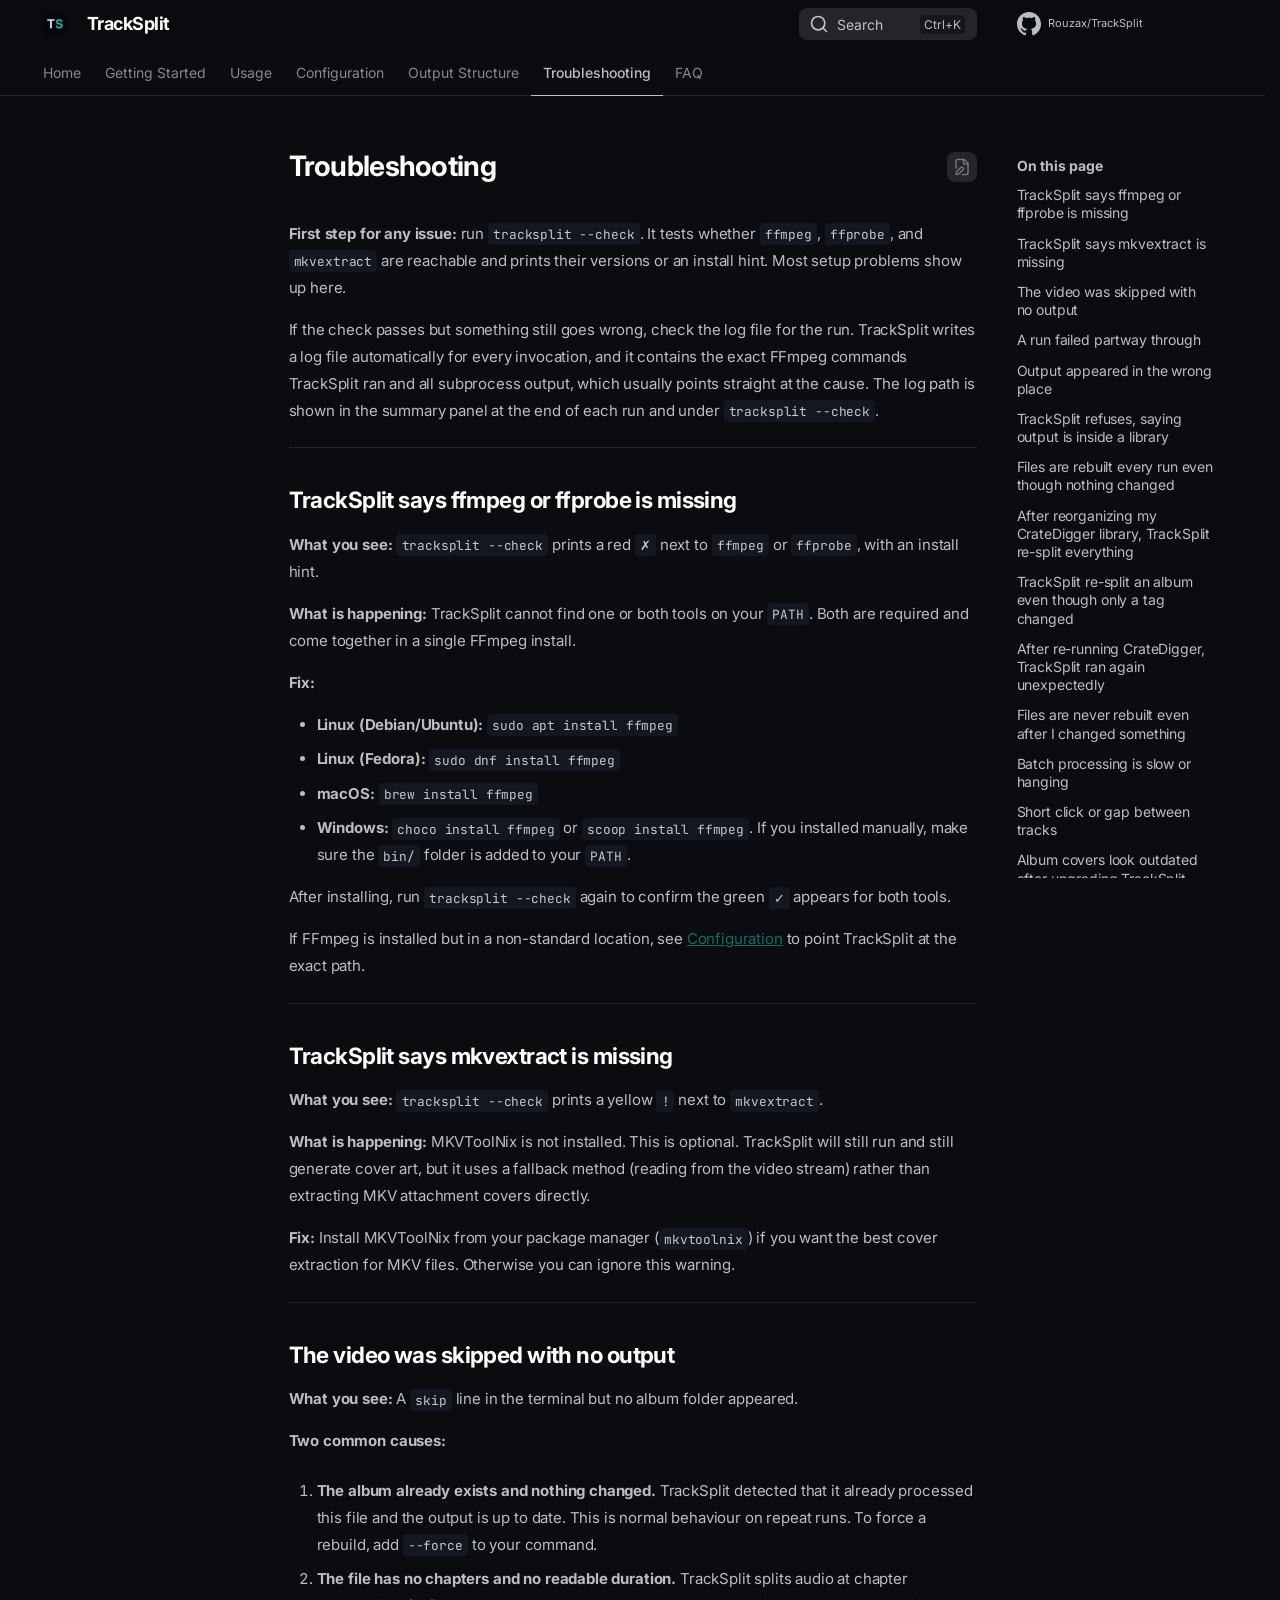
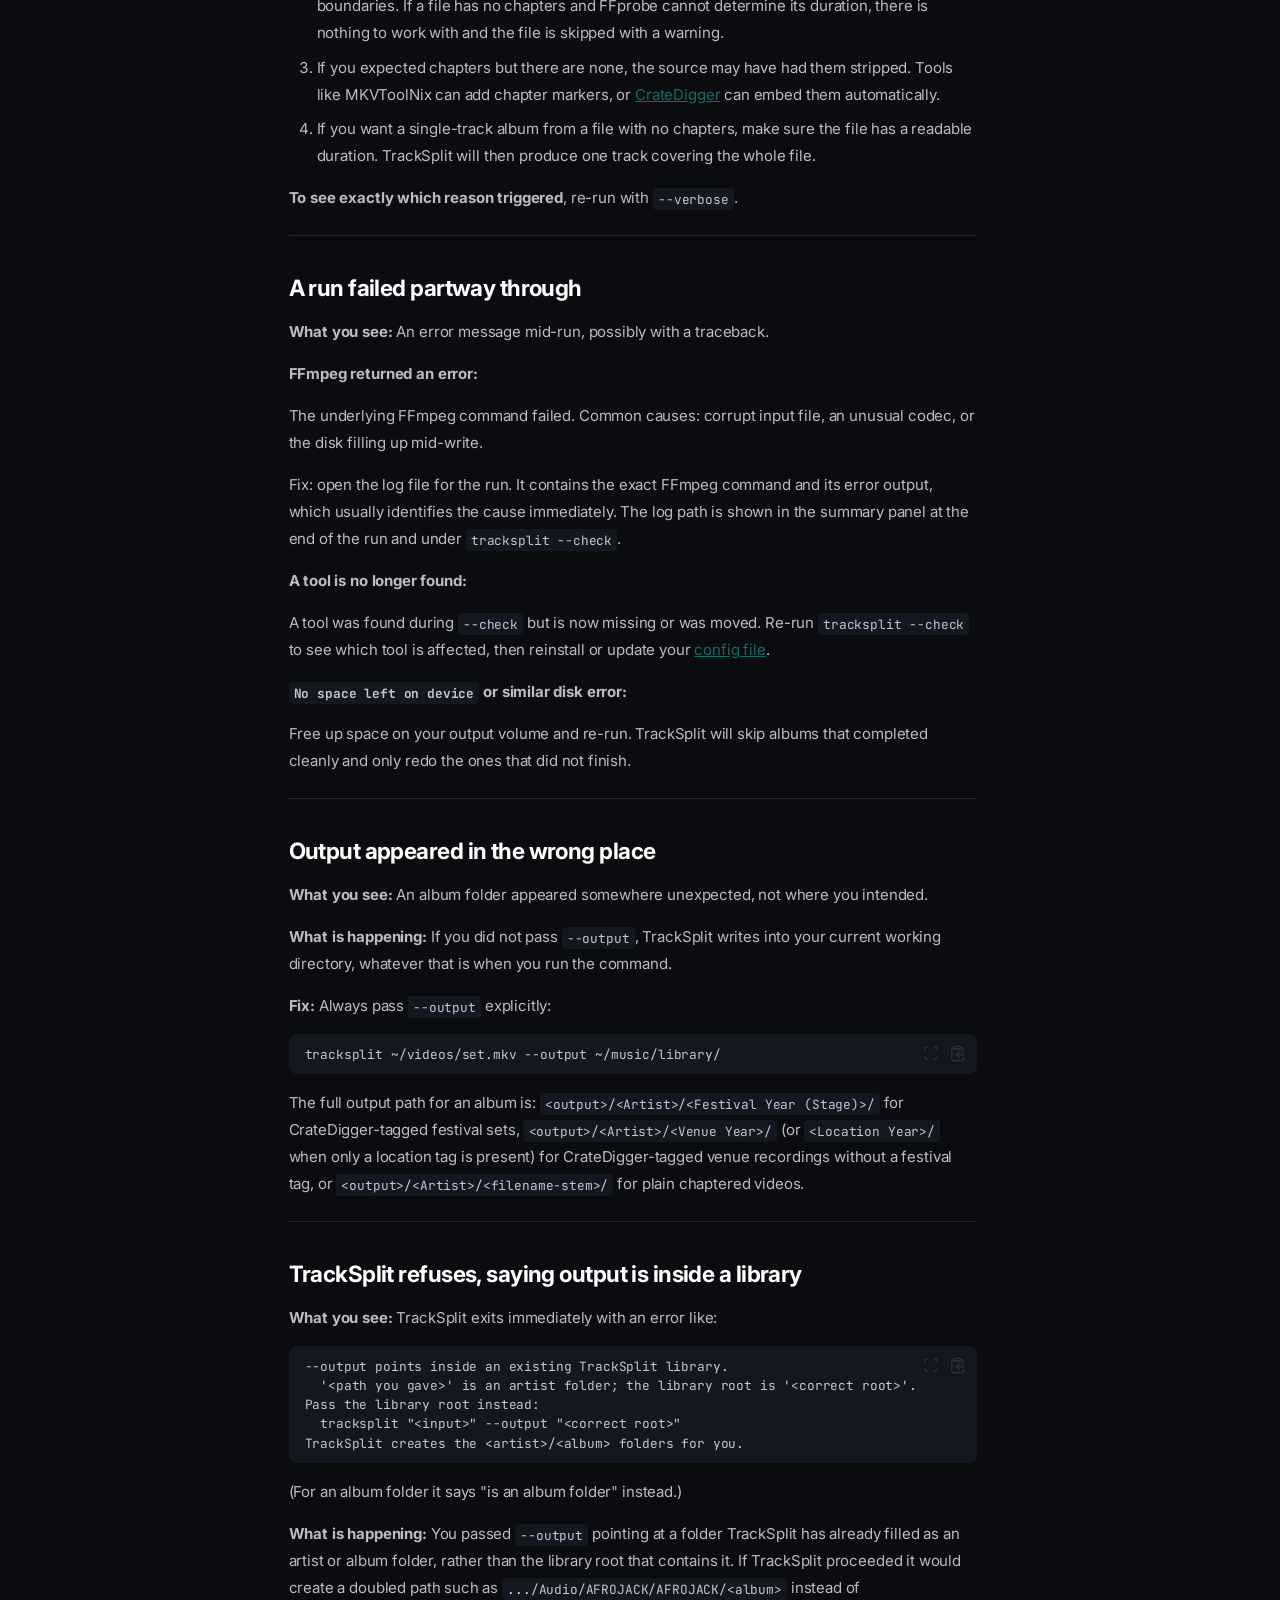
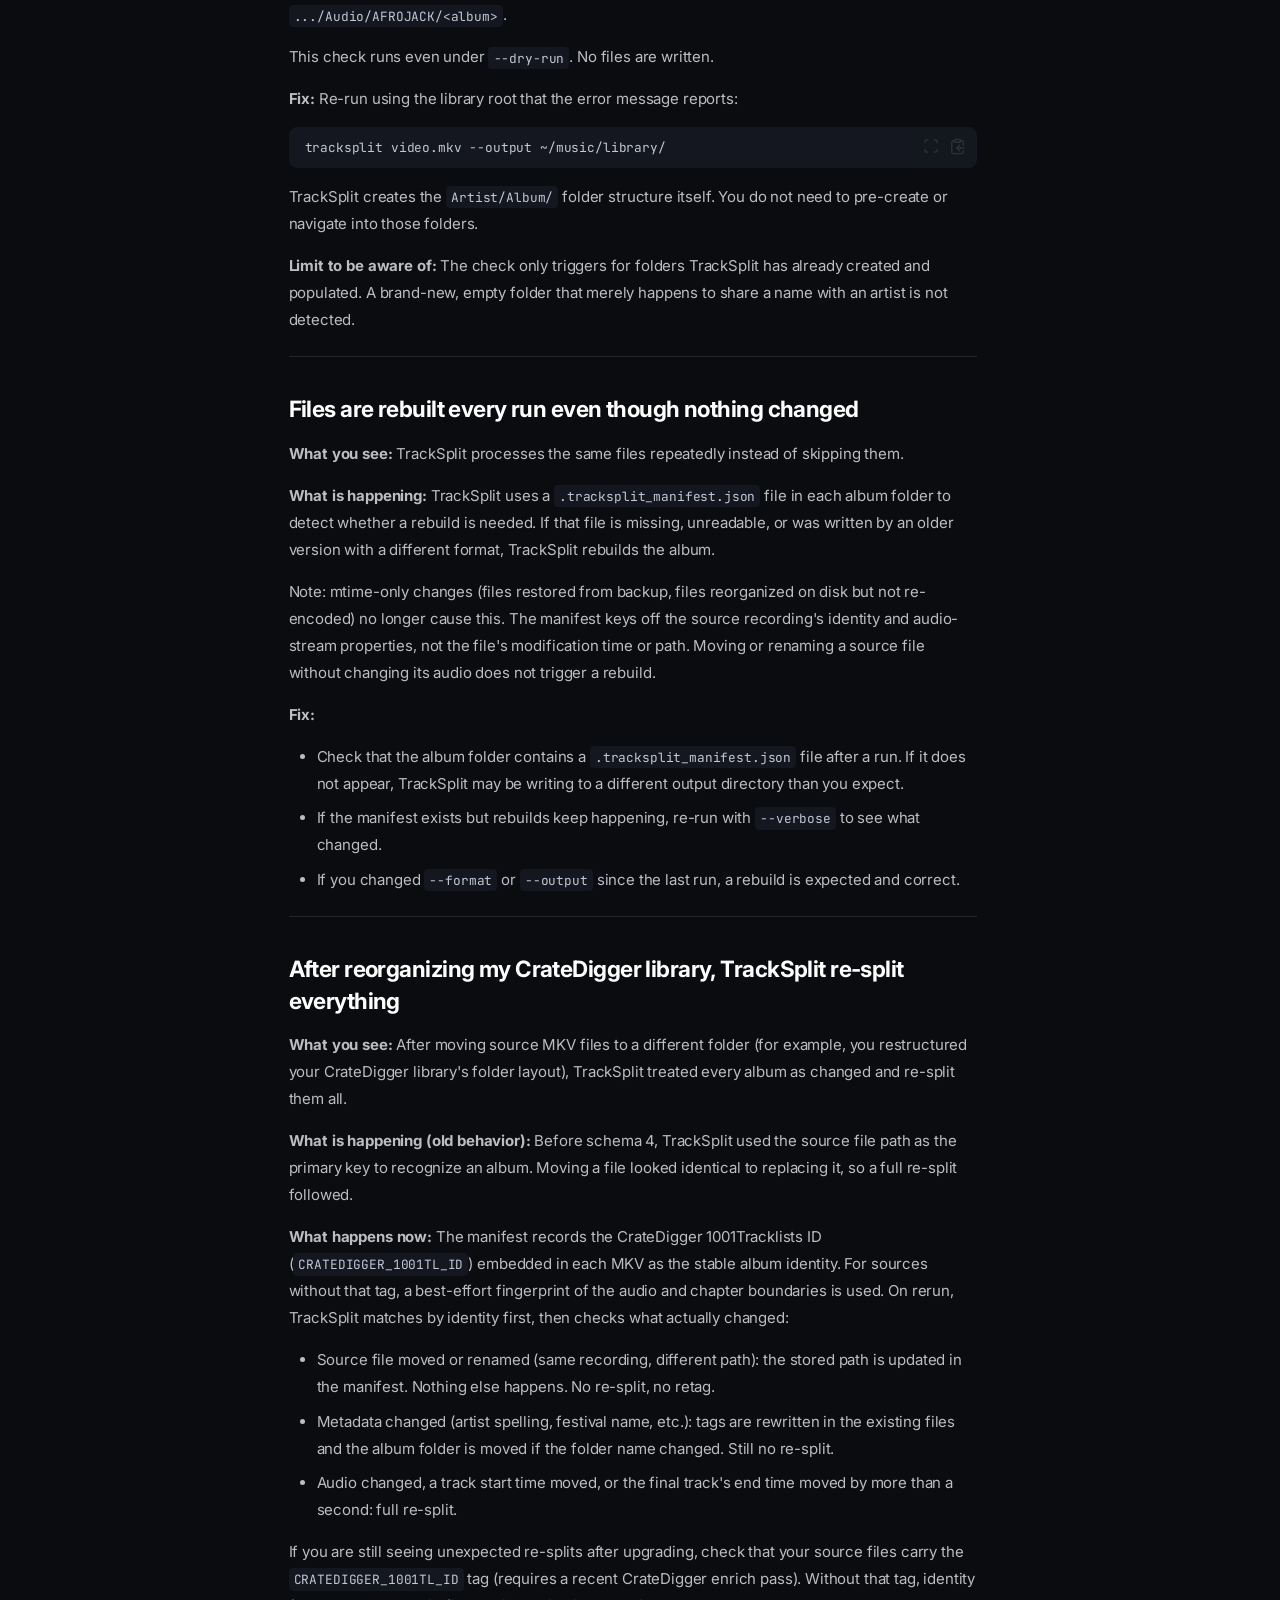
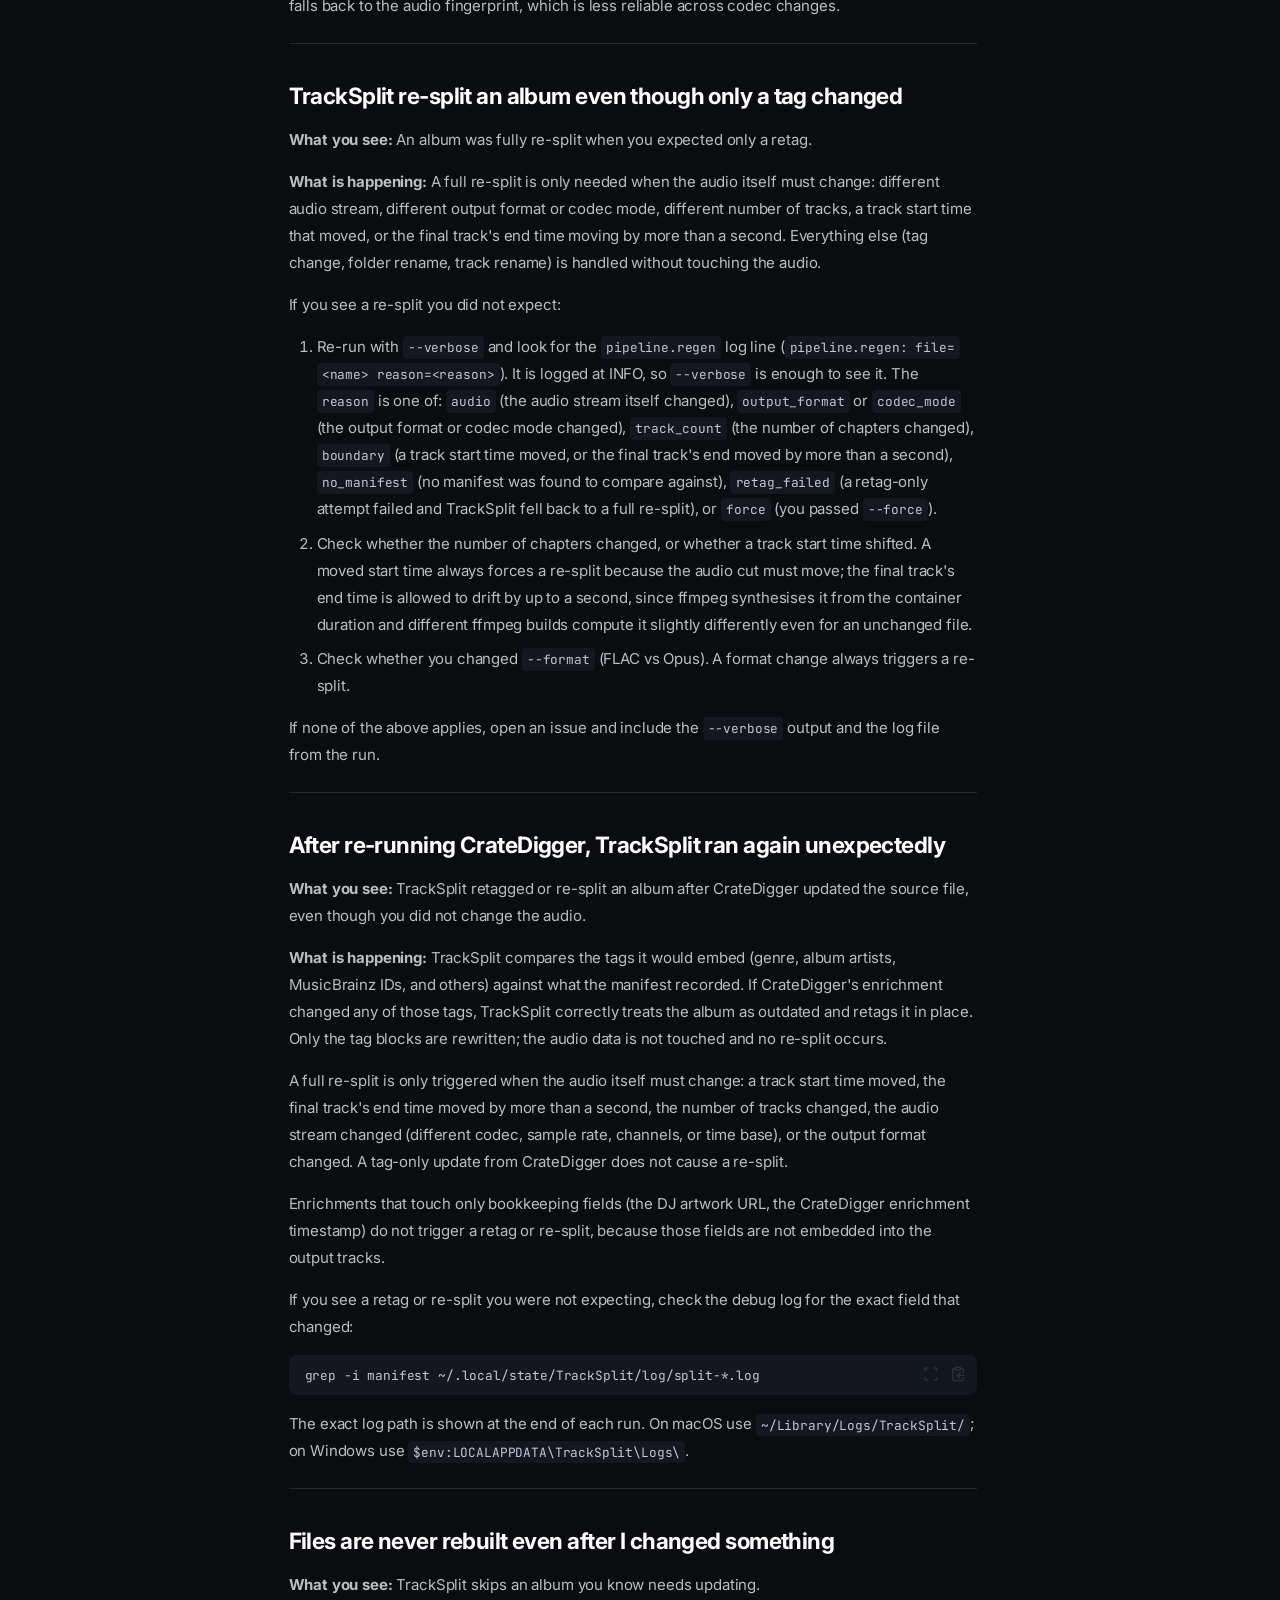
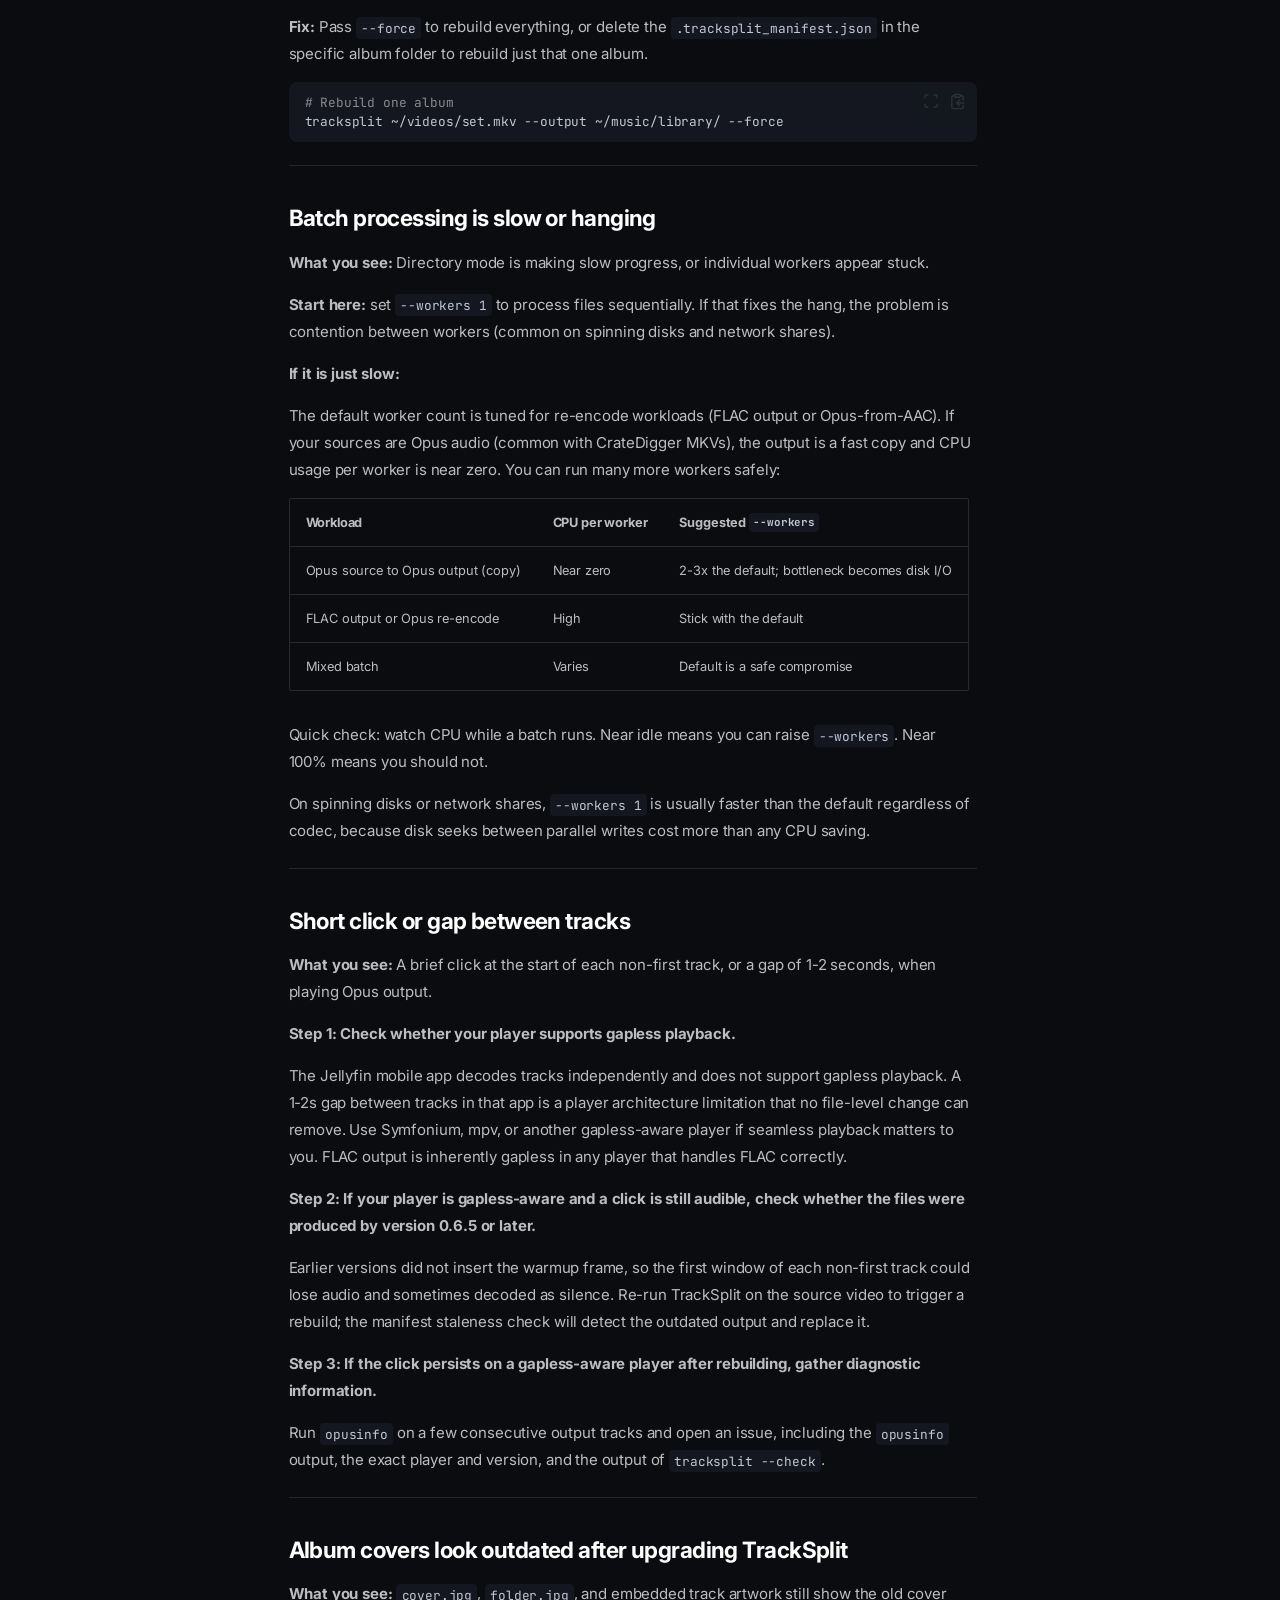
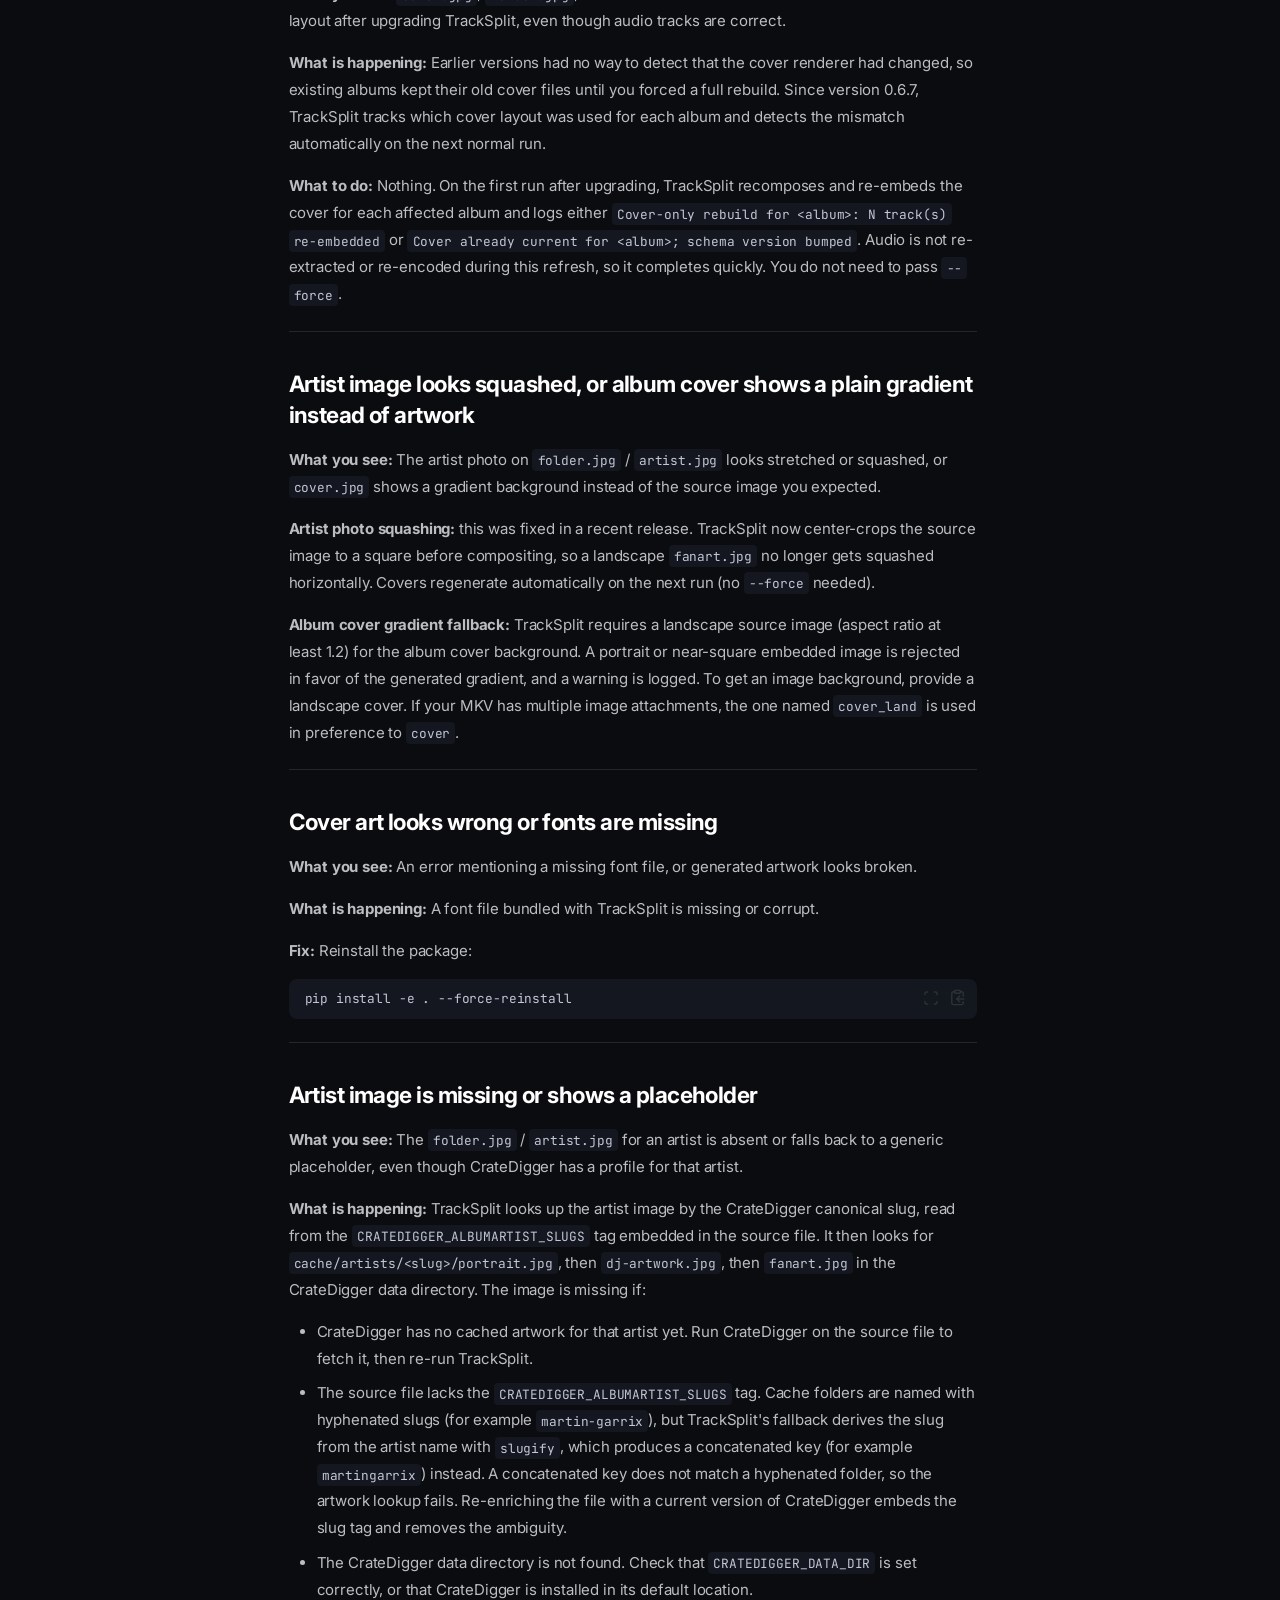
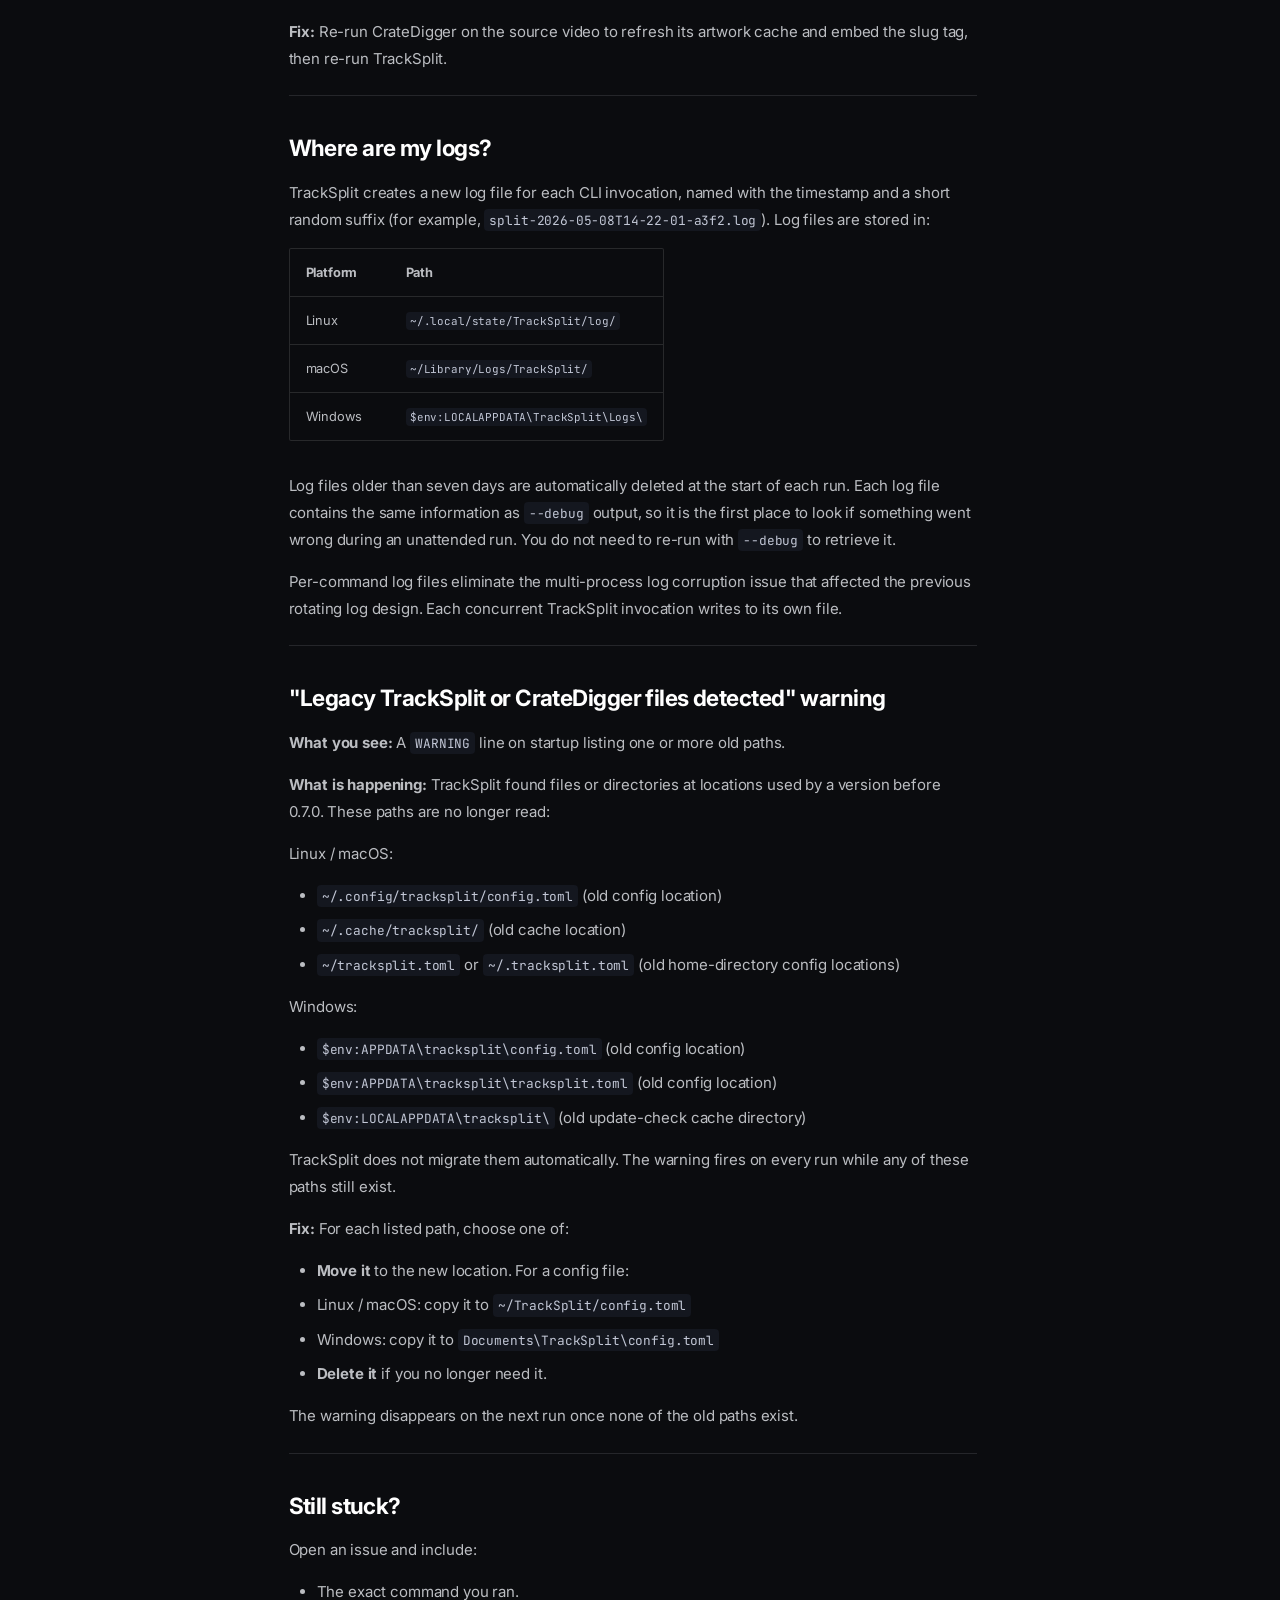
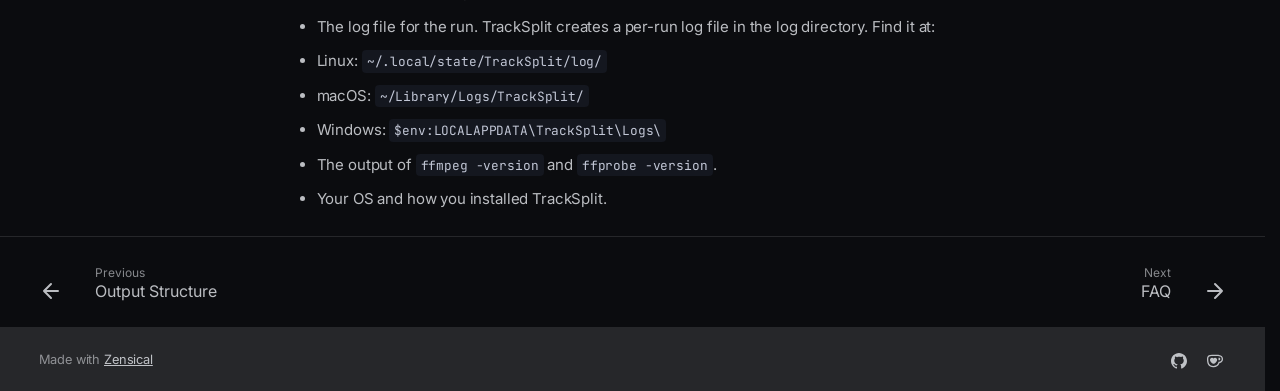
<file: docs/troubleshooting/index.html>
<!doctype html>
<html lang="en" class="no-js">
  <head>
    
      <meta charset="utf-8">
      <meta name="viewport" content="width=device-width,initial-scale=1">
      
      
      
        <link rel="canonical" href="https://rouzax.github.io/TrackSplit/docs/troubleshooting/">
      
      
        <link rel="prev" href="../output/">
      
      
        <link rel="next" href="../faq/">
      
      
        
      
      
      <link rel="icon" href="../assets/favicon.png">
      <meta name="generator" content="zensical-0.0.57">
    
    
      
        <title>Troubleshooting - TrackSplit</title>
      
    
    
      
        
      
      <link rel="stylesheet" href="../assets/stylesheets/modern/main.5da3a30f.min.css">
      
        
          
        
        <link rel="stylesheet" href="../assets/stylesheets/modern/palette.812a03bb.min.css">
      
      


    
    
      
    
    
      
        
        
        <link rel="preconnect" href="https://fonts.gstatic.com" crossorigin>
        <link rel="stylesheet" href="https://fonts.googleapis.com/css?family=Inter:300,300i,400,400i,500,500i,700,700i%7CJetBrains+Mono:400,400i,700,700i&amp;display=fallback">
        <style>:root{--md-text-font:"Inter";--md-code-font:"JetBrains Mono"}</style>
      
    
    
      <link rel="stylesheet" href="../stylesheets/extra.css">
    
    <script>__md_scope=new URL("..",location),__md_scope.pathname.endsWith("/")||(__md_scope=new URL(__md_scope.pathname+"/",location)),__md_hash=e=>[...e].reduce(((e,t)=>(e<<5)-e+t.charCodeAt(0)),0),__md_get=(e,t=localStorage,_=__md_scope)=>JSON.parse(t.getItem(_.pathname+"."+e)),__md_set=(e,t,_=localStorage,a=__md_scope)=>{try{_.setItem(a.pathname+"."+e,JSON.stringify(t))}catch(e){}},document.documentElement.setAttribute("data-platform",navigator.platform)</script>
    
      

    
    
  </head>
  
  
    
    
      
    
    
    
    
    <body dir="ltr" data-md-color-scheme="slate" data-md-color-primary="custom" data-md-color-accent="teal">
  
    
    <input class="md-toggle" data-md-toggle="drawer" type="checkbox" id="__drawer" autocomplete="off">
    <input class="md-toggle" data-md-toggle="search" type="checkbox" id="__search" autocomplete="off">
    <label class="md-overlay" for="__drawer" aria-label="Navigation"></label>
    <div data-md-component="skip">
      
        
        <a href="#troubleshooting" class="md-skip">
          Skip to content
        </a>
      
    </div>
    <div data-md-component="announce">
      
    </div>
    
    
      

<header class="md-header" data-md-component="header">
  <nav class="md-header__inner md-grid" aria-label="Header">
    <a href="./.." title="TrackSplit" class="md-header__button md-logo" aria-label="TrackSplit" data-md-component="logo">
      
  <img src="../assets/icon.png" alt="TrackSplit">

    </a>
    <label class="md-header__button md-icon" for="__drawer" aria-label="Navigation">
      
      <svg xmlns="http://www.w3.org/2000/svg" fill="none" stroke="currentColor" stroke-linecap="round" stroke-linejoin="round" stroke-width="2" class="lucide lucide-menu" viewBox="0 0 24 24"><path d="M4 5h16M4 12h16M4 19h16"/></svg>
    </label>
    <div class="md-header__title" data-md-component="header-title">
      <div class="md-header__ellipsis">
        <div class="md-header__topic">
          <span class="md-ellipsis">
            TrackSplit
          </span>
        </div>
        <div class="md-header__topic" data-md-component="header-topic">
          <span class="md-ellipsis">
            
              Troubleshooting
            
          </span>
        </div>
      </div>
    </div>
    
      
        <form class="md-header__option" data-md-component="palette">
  
    
    
    
    <input class="md-option" data-md-color-media="none" data-md-color-scheme="slate" data-md-color-primary="custom" data-md-color-accent="teal"  aria-hidden="true"  type="radio" name="__palette" id="__palette_0">
    
  
</form>
      
    
    
      <script>var palette=__md_get("__palette");if(palette&&palette.color){if("(prefers-color-scheme)"===palette.color.media){var media=matchMedia("(prefers-color-scheme: light)"),input=document.querySelector(media.matches?"[data-md-color-media='(prefers-color-scheme: light)']":"[data-md-color-media='(prefers-color-scheme: dark)']");palette.color.media=input.getAttribute("data-md-color-media"),palette.color.scheme=input.getAttribute("data-md-color-scheme"),palette.color.primary=input.getAttribute("data-md-color-primary"),palette.color.accent=input.getAttribute("data-md-color-accent")}for(var[key,value]of Object.entries(palette.color))document.body.setAttribute("data-md-color-"+key,value)}</script>
    
    
    
      
      
        <label class="md-header__button md-icon" for="__search" aria-label="Search">
          
          <svg xmlns="http://www.w3.org/2000/svg" fill="none" stroke="currentColor" stroke-linecap="round" stroke-linejoin="round" stroke-width="2" class="lucide lucide-search" viewBox="0 0 24 24"><path d="m21 21-4.34-4.34"/><circle cx="11" cy="11" r="8"/></svg>
        </label>
        <div class="md-search" data-md-component="search" role="dialog" aria-label="Search">
  <button type="button" class="md-search__button">
    Search
  </button>
</div>
      
    
    <div class="md-header__source">
      
        <a href="https://github.com/Rouzax/TrackSplit" title="Go to repository" class="md-source" data-md-component="source">
  <div class="md-source__icon md-icon">
    
    <svg xmlns="http://www.w3.org/2000/svg" viewBox="0 0 512 512"><!--! Font Awesome Free 7.3.1 by @fontawesome - https://fontawesome.com License - https://fontawesome.com/license/free (Icons: CC BY 4.0, Fonts: SIL OFL 1.1, Code: MIT License) Copyright 2026 Fonticons, Inc.--><path fill="currentColor" d="M216.5 362.5c-66-8-112.5-55.5-112.5-117 0-25 9-52 24-70-6.5-16.5-5.5-51.5 2-66 20-2.5 47 8 63 22.5 19-6 39-9 63.5-9s44.5 3 62.5 8.5c15.5-14 43-24.5 63-22 7 13.5 8 48.5 1.5 65.5 16 19 24.5 44.5 24.5 70.5 0 61.5-46.5 108-113.5 116.5 17 11 28.5 35 28.5 62.5v52c0 15 12.5 23.5 27.5 17.5C441 459.5 512 369 512 257 512 115.5 397 0 255.5 0S0 115.5 0 257c0 111 70.5 203 165.5 237.5 13.5 5 26.5-4 26.5-17.5v-40c-7 3-16 5-24 5-33 0-52.5-18-66.5-51.5-5.5-13.5-11.5-21.5-23-23-6-.5-8-3-8-6 0-6 10-10.5 20-10.5 14.5 0 27 9 40 27.5 10 14.5 20.5 21 33 21s20.5-4.5 32-16c8.5-8.5 15-16 21-21"/></svg>
  </div>
  <div class="md-source__repository">
    Rouzax/TrackSplit
  </div>
</a>
      
    </div>
  </nav>
  
</header>
    
    <div class="md-container" data-md-component="container">
      
      
        
          
            
<nav class="md-tabs" aria-label="Tabs" data-md-component="tabs">
  <div class="md-grid">
    <ul class="md-tabs__list">
      
        
  
  
  
  
    <li class="md-tabs__item">
      <a href="./.." class="md-tabs__link">
        
  
  Home

      </a>
    </li>
  

      
        
  
  
  
  
    <li class="md-tabs__item">
      <a href="../getting-started/" class="md-tabs__link">
        
  
  Getting Started

      </a>
    </li>
  

      
        
  
  
  
  
    <li class="md-tabs__item">
      <a href="../usage/" class="md-tabs__link">
        
  
  Usage

      </a>
    </li>
  

      
        
  
  
  
  
    <li class="md-tabs__item">
      <a href="../configuration/" class="md-tabs__link">
        
  
  Configuration

      </a>
    </li>
  

      
        
  
  
  
  
    <li class="md-tabs__item">
      <a href="../output/" class="md-tabs__link">
        
  
  Output Structure

      </a>
    </li>
  

      
        
  
  
  
    
  
  
    <li class="md-tabs__item md-tabs__item--active">
      <a href="././" class="md-tabs__link">
        
  
  Troubleshooting

      </a>
    </li>
  

      
        
  
  
  
  
    <li class="md-tabs__item">
      <a href="../faq/" class="md-tabs__link">
        
  
  FAQ

      </a>
    </li>
  

      
    </ul>
  </div>
</nav>
          
        
      
      <main class="md-main" data-md-component="main">
        <div class="md-main__inner md-grid">
          
            
              
              <div class="md-sidebar md-sidebar--primary" data-md-component="sidebar" data-md-type="navigation" >
                <div class="md-sidebar__scrollwrap">
                  <div class="md-sidebar__inner">
                    


  


<nav class="md-nav md-nav--primary md-nav--lifted" aria-label="Navigation" data-md-level="0">
  <label class="md-nav__title" for="__drawer">
    <a href="./.." title="TrackSplit" class="md-nav__button md-logo" aria-label="TrackSplit" data-md-component="logo">
      
  <img src="../assets/icon.png" alt="TrackSplit">

    </a>
    TrackSplit
  </label>
  
    <div class="md-nav__source">
      <a href="https://github.com/Rouzax/TrackSplit" title="Go to repository" class="md-source" data-md-component="source">
  <div class="md-source__icon md-icon">
    
    <svg xmlns="http://www.w3.org/2000/svg" viewBox="0 0 512 512"><!--! Font Awesome Free 7.3.1 by @fontawesome - https://fontawesome.com License - https://fontawesome.com/license/free (Icons: CC BY 4.0, Fonts: SIL OFL 1.1, Code: MIT License) Copyright 2026 Fonticons, Inc.--><path fill="currentColor" d="M216.5 362.5c-66-8-112.5-55.5-112.5-117 0-25 9-52 24-70-6.5-16.5-5.5-51.5 2-66 20-2.5 47 8 63 22.5 19-6 39-9 63.5-9s44.5 3 62.5 8.5c15.5-14 43-24.5 63-22 7 13.5 8 48.5 1.5 65.5 16 19 24.5 44.5 24.5 70.5 0 61.5-46.5 108-113.5 116.5 17 11 28.5 35 28.5 62.5v52c0 15 12.5 23.5 27.5 17.5C441 459.5 512 369 512 257 512 115.5 397 0 255.5 0S0 115.5 0 257c0 111 70.5 203 165.5 237.5 13.5 5 26.5-4 26.5-17.5v-40c-7 3-16 5-24 5-33 0-52.5-18-66.5-51.5-5.5-13.5-11.5-21.5-23-23-6-.5-8-3-8-6 0-6 10-10.5 20-10.5 14.5 0 27 9 40 27.5 10 14.5 20.5 21 33 21s20.5-4.5 32-16c8.5-8.5 15-16 21-21"/></svg>
  </div>
  <div class="md-source__repository">
    Rouzax/TrackSplit
  </div>
</a>
    </div>
  
  <ul class="md-nav__list" data-md-scrollfix>
    
      
      
  
  
  
  
    <li class="md-nav__item">
      <a href="./.." class="md-nav__link">
        
  
  
  <span class="md-ellipsis">
    
  
  Home

    
  </span>
  
  

      </a>
    </li>
  

    
      
      
  
  
  
  
    <li class="md-nav__item">
      <a href="../getting-started/" class="md-nav__link">
        
  
  
  <span class="md-ellipsis">
    
  
  Getting Started

    
  </span>
  
  

      </a>
    </li>
  

    
      
      
  
  
  
  
    <li class="md-nav__item">
      <a href="../usage/" class="md-nav__link">
        
  
  
  <span class="md-ellipsis">
    
  
  Usage

    
  </span>
  
  

      </a>
    </li>
  

    
      
      
  
  
  
  
    <li class="md-nav__item">
      <a href="../configuration/" class="md-nav__link">
        
  
  
  <span class="md-ellipsis">
    
  
  Configuration

    
  </span>
  
  

      </a>
    </li>
  

    
      
      
  
  
  
  
    <li class="md-nav__item">
      <a href="../output/" class="md-nav__link">
        
  
  
  <span class="md-ellipsis">
    
  
  Output Structure

    
  </span>
  
  

      </a>
    </li>
  

    
      
      
  
  
    
  
  
  
    <li class="md-nav__item md-nav__item--active">
      
      
      
      
        
      
      
        <label class="md-nav__link md-nav__link--active" for="__toc">
          
  
  
  <span class="md-ellipsis">
    
  
  Troubleshooting

    
  </span>
  
  

          <span class="md-nav__icon md-icon"></span>
        </label>
      
      <a href="././" class="md-nav__link md-nav__link--active">
        
  
  
  <span class="md-ellipsis">
    
  
  Troubleshooting

    
  </span>
  
  

      </a>
      
        


<nav class="md-nav md-nav--secondary" aria-label="On this page">
  
  
  
    
  
  
    <label class="md-nav__title" for="__toc">
      <span class="md-nav__icon md-icon"></span>
      On this page
    </label>
    <ul class="md-nav__list" data-md-component="toc" data-md-scrollfix>
      
        <li class="md-nav__item">
  <a href="#tracksplit-says-ffmpeg-or-ffprobe-is-missing" class="md-nav__link">
    <span class="md-ellipsis">
      <span class="md-typeset">
        TrackSplit says ffmpeg or ffprobe is missing
      </span>
    </span>
  </a>
  
</li>
      
        <li class="md-nav__item">
  <a href="#tracksplit-says-mkvextract-is-missing" class="md-nav__link">
    <span class="md-ellipsis">
      <span class="md-typeset">
        TrackSplit says mkvextract is missing
      </span>
    </span>
  </a>
  
</li>
      
        <li class="md-nav__item">
  <a href="#the-video-was-skipped-with-no-output" class="md-nav__link">
    <span class="md-ellipsis">
      <span class="md-typeset">
        The video was skipped with no output
      </span>
    </span>
  </a>
  
</li>
      
        <li class="md-nav__item">
  <a href="#a-run-failed-partway-through" class="md-nav__link">
    <span class="md-ellipsis">
      <span class="md-typeset">
        A run failed partway through
      </span>
    </span>
  </a>
  
</li>
      
        <li class="md-nav__item">
  <a href="#output-appeared-in-the-wrong-place" class="md-nav__link">
    <span class="md-ellipsis">
      <span class="md-typeset">
        Output appeared in the wrong place
      </span>
    </span>
  </a>
  
</li>
      
        <li class="md-nav__item">
  <a href="#tracksplit-refuses-saying-output-is-inside-a-library" class="md-nav__link">
    <span class="md-ellipsis">
      <span class="md-typeset">
        TrackSplit refuses, saying output is inside a library
      </span>
    </span>
  </a>
  
</li>
      
        <li class="md-nav__item">
  <a href="#files-are-rebuilt-every-run-even-though-nothing-changed" class="md-nav__link">
    <span class="md-ellipsis">
      <span class="md-typeset">
        Files are rebuilt every run even though nothing changed
      </span>
    </span>
  </a>
  
</li>
      
        <li class="md-nav__item">
  <a href="#after-reorganizing-my-cratedigger-library-tracksplit-re-split-everything" class="md-nav__link">
    <span class="md-ellipsis">
      <span class="md-typeset">
        After reorganizing my CrateDigger library, TrackSplit re-split everything
      </span>
    </span>
  </a>
  
</li>
      
        <li class="md-nav__item">
  <a href="#tracksplit-re-split-an-album-even-though-only-a-tag-changed" class="md-nav__link">
    <span class="md-ellipsis">
      <span class="md-typeset">
        TrackSplit re-split an album even though only a tag changed
      </span>
    </span>
  </a>
  
</li>
      
        <li class="md-nav__item">
  <a href="#after-re-running-cratedigger-tracksplit-ran-again-unexpectedly" class="md-nav__link">
    <span class="md-ellipsis">
      <span class="md-typeset">
        After re-running CrateDigger, TrackSplit ran again unexpectedly
      </span>
    </span>
  </a>
  
</li>
      
        <li class="md-nav__item">
  <a href="#files-are-never-rebuilt-even-after-i-changed-something" class="md-nav__link">
    <span class="md-ellipsis">
      <span class="md-typeset">
        Files are never rebuilt even after I changed something
      </span>
    </span>
  </a>
  
</li>
      
        <li class="md-nav__item">
  <a href="#batch-processing-is-slow-or-hanging" class="md-nav__link">
    <span class="md-ellipsis">
      <span class="md-typeset">
        Batch processing is slow or hanging
      </span>
    </span>
  </a>
  
</li>
      
        <li class="md-nav__item">
  <a href="#short-click-or-gap-between-tracks" class="md-nav__link">
    <span class="md-ellipsis">
      <span class="md-typeset">
        Short click or gap between tracks
      </span>
    </span>
  </a>
  
</li>
      
        <li class="md-nav__item">
  <a href="#album-covers-look-outdated-after-upgrading-tracksplit" class="md-nav__link">
    <span class="md-ellipsis">
      <span class="md-typeset">
        Album covers look outdated after upgrading TrackSplit
      </span>
    </span>
  </a>
  
</li>
      
        <li class="md-nav__item">
  <a href="#artist-image-looks-squashed-or-album-cover-shows-a-plain-gradient-instead-of-artwork" class="md-nav__link">
    <span class="md-ellipsis">
      <span class="md-typeset">
        Artist image looks squashed, or album cover shows a plain gradient instead of artwork
      </span>
    </span>
  </a>
  
</li>
      
        <li class="md-nav__item">
  <a href="#cover-art-looks-wrong-or-fonts-are-missing" class="md-nav__link">
    <span class="md-ellipsis">
      <span class="md-typeset">
        Cover art looks wrong or fonts are missing
      </span>
    </span>
  </a>
  
</li>
      
        <li class="md-nav__item">
  <a href="#artist-image-is-missing-or-shows-a-placeholder" class="md-nav__link">
    <span class="md-ellipsis">
      <span class="md-typeset">
        Artist image is missing or shows a placeholder
      </span>
    </span>
  </a>
  
</li>
      
        <li class="md-nav__item">
  <a href="#where-are-my-logs" class="md-nav__link">
    <span class="md-ellipsis">
      <span class="md-typeset">
        Where are my logs?
      </span>
    </span>
  </a>
  
</li>
      
        <li class="md-nav__item">
  <a href="#legacy-tracksplit-or-cratedigger-files-detected-warning" class="md-nav__link">
    <span class="md-ellipsis">
      <span class="md-typeset">
        "Legacy TrackSplit or CrateDigger files detected" warning
      </span>
    </span>
  </a>
  
</li>
      
        <li class="md-nav__item">
  <a href="#still-stuck" class="md-nav__link">
    <span class="md-ellipsis">
      <span class="md-typeset">
        Still stuck?
      </span>
    </span>
  </a>
  
</li>
      
    </ul>
  
</nav>
      
    </li>
  

    
      
      
  
  
  
  
    <li class="md-nav__item">
      <a href="../faq/" class="md-nav__link">
        
  
  
  <span class="md-ellipsis">
    
  
  FAQ

    
  </span>
  
  

      </a>
    </li>
  

    
  </ul>
</nav>
                  </div>
                </div>
              </div>
            
            
              
              <div class="md-sidebar md-sidebar--secondary" data-md-component="sidebar" data-md-type="toc" >
                <div class="md-sidebar__scrollwrap">
                  
                    
                    
                    
                      
                    
                    
                      <input class="md-nav__toggle md-toggle" type="checkbox" id="__toc">
                      <div class="md-sidebar-button__wrapper">
                        <label class="md-sidebar-button" for="__toc"></label>
                      </div>
                    
                  
                  <div class="md-sidebar__inner">
                    


<nav class="md-nav md-nav--secondary" aria-label="On this page">
  
  
  
    
  
  
    <label class="md-nav__title" for="__toc">
      <span class="md-nav__icon md-icon"></span>
      On this page
    </label>
    <ul class="md-nav__list" data-md-component="toc" data-md-scrollfix>
      
        <li class="md-nav__item">
  <a href="#tracksplit-says-ffmpeg-or-ffprobe-is-missing" class="md-nav__link">
    <span class="md-ellipsis">
      <span class="md-typeset">
        TrackSplit says ffmpeg or ffprobe is missing
      </span>
    </span>
  </a>
  
</li>
      
        <li class="md-nav__item">
  <a href="#tracksplit-says-mkvextract-is-missing" class="md-nav__link">
    <span class="md-ellipsis">
      <span class="md-typeset">
        TrackSplit says mkvextract is missing
      </span>
    </span>
  </a>
  
</li>
      
        <li class="md-nav__item">
  <a href="#the-video-was-skipped-with-no-output" class="md-nav__link">
    <span class="md-ellipsis">
      <span class="md-typeset">
        The video was skipped with no output
      </span>
    </span>
  </a>
  
</li>
      
        <li class="md-nav__item">
  <a href="#a-run-failed-partway-through" class="md-nav__link">
    <span class="md-ellipsis">
      <span class="md-typeset">
        A run failed partway through
      </span>
    </span>
  </a>
  
</li>
      
        <li class="md-nav__item">
  <a href="#output-appeared-in-the-wrong-place" class="md-nav__link">
    <span class="md-ellipsis">
      <span class="md-typeset">
        Output appeared in the wrong place
      </span>
    </span>
  </a>
  
</li>
      
        <li class="md-nav__item">
  <a href="#tracksplit-refuses-saying-output-is-inside-a-library" class="md-nav__link">
    <span class="md-ellipsis">
      <span class="md-typeset">
        TrackSplit refuses, saying output is inside a library
      </span>
    </span>
  </a>
  
</li>
      
        <li class="md-nav__item">
  <a href="#files-are-rebuilt-every-run-even-though-nothing-changed" class="md-nav__link">
    <span class="md-ellipsis">
      <span class="md-typeset">
        Files are rebuilt every run even though nothing changed
      </span>
    </span>
  </a>
  
</li>
      
        <li class="md-nav__item">
  <a href="#after-reorganizing-my-cratedigger-library-tracksplit-re-split-everything" class="md-nav__link">
    <span class="md-ellipsis">
      <span class="md-typeset">
        After reorganizing my CrateDigger library, TrackSplit re-split everything
      </span>
    </span>
  </a>
  
</li>
      
        <li class="md-nav__item">
  <a href="#tracksplit-re-split-an-album-even-though-only-a-tag-changed" class="md-nav__link">
    <span class="md-ellipsis">
      <span class="md-typeset">
        TrackSplit re-split an album even though only a tag changed
      </span>
    </span>
  </a>
  
</li>
      
        <li class="md-nav__item">
  <a href="#after-re-running-cratedigger-tracksplit-ran-again-unexpectedly" class="md-nav__link">
    <span class="md-ellipsis">
      <span class="md-typeset">
        After re-running CrateDigger, TrackSplit ran again unexpectedly
      </span>
    </span>
  </a>
  
</li>
      
        <li class="md-nav__item">
  <a href="#files-are-never-rebuilt-even-after-i-changed-something" class="md-nav__link">
    <span class="md-ellipsis">
      <span class="md-typeset">
        Files are never rebuilt even after I changed something
      </span>
    </span>
  </a>
  
</li>
      
        <li class="md-nav__item">
  <a href="#batch-processing-is-slow-or-hanging" class="md-nav__link">
    <span class="md-ellipsis">
      <span class="md-typeset">
        Batch processing is slow or hanging
      </span>
    </span>
  </a>
  
</li>
      
        <li class="md-nav__item">
  <a href="#short-click-or-gap-between-tracks" class="md-nav__link">
    <span class="md-ellipsis">
      <span class="md-typeset">
        Short click or gap between tracks
      </span>
    </span>
  </a>
  
</li>
      
        <li class="md-nav__item">
  <a href="#album-covers-look-outdated-after-upgrading-tracksplit" class="md-nav__link">
    <span class="md-ellipsis">
      <span class="md-typeset">
        Album covers look outdated after upgrading TrackSplit
      </span>
    </span>
  </a>
  
</li>
      
        <li class="md-nav__item">
  <a href="#artist-image-looks-squashed-or-album-cover-shows-a-plain-gradient-instead-of-artwork" class="md-nav__link">
    <span class="md-ellipsis">
      <span class="md-typeset">
        Artist image looks squashed, or album cover shows a plain gradient instead of artwork
      </span>
    </span>
  </a>
  
</li>
      
        <li class="md-nav__item">
  <a href="#cover-art-looks-wrong-or-fonts-are-missing" class="md-nav__link">
    <span class="md-ellipsis">
      <span class="md-typeset">
        Cover art looks wrong or fonts are missing
      </span>
    </span>
  </a>
  
</li>
      
        <li class="md-nav__item">
  <a href="#artist-image-is-missing-or-shows-a-placeholder" class="md-nav__link">
    <span class="md-ellipsis">
      <span class="md-typeset">
        Artist image is missing or shows a placeholder
      </span>
    </span>
  </a>
  
</li>
      
        <li class="md-nav__item">
  <a href="#where-are-my-logs" class="md-nav__link">
    <span class="md-ellipsis">
      <span class="md-typeset">
        Where are my logs?
      </span>
    </span>
  </a>
  
</li>
      
        <li class="md-nav__item">
  <a href="#legacy-tracksplit-or-cratedigger-files-detected-warning" class="md-nav__link">
    <span class="md-ellipsis">
      <span class="md-typeset">
        "Legacy TrackSplit or CrateDigger files detected" warning
      </span>
    </span>
  </a>
  
</li>
      
        <li class="md-nav__item">
  <a href="#still-stuck" class="md-nav__link">
    <span class="md-ellipsis">
      <span class="md-typeset">
        Still stuck?
      </span>
    </span>
  </a>
  
</li>
      
    </ul>
  
</nav>
                  </div>
                </div>
              </div>
            
          
          
            <div class="md-content" data-md-component="content">
              
              <article class="md-content__inner md-typeset">
                
                  
  
    <a href="https://github.com/Rouzax/TrackSplit/edit/main/docs/troubleshooting.md" title="Edit this page" class="md-content__button md-icon" rel="edit">
      
      <svg xmlns="http://www.w3.org/2000/svg" fill="none" stroke="currentColor" stroke-linecap="round" stroke-linejoin="round" stroke-width="2" class="lucide lucide-file-pen" viewBox="0 0 24 24"><path d="M12.659 22H18a2 2 0 0 0 2-2V8a2.4 2.4 0 0 0-.706-1.706l-3.588-3.588A2.4 2.4 0 0 0 14 2H6a2 2 0 0 0-2 2v9.34"/><path d="M14 2v5a1 1 0 0 0 1 1h5M10.378 12.622a1 1 0 0 1 3 3.003L8.36 20.637a2 2 0 0 1-.854.506l-2.867.837a.5.5 0 0 1-.62-.62l.836-2.869a2 2 0 0 1 .506-.853z"/></svg>
    </a>
  
  


<h1 id="troubleshooting">Troubleshooting<a class="headerlink" href="#troubleshooting" title="Permanent link">&para;</a></h1>
<p><strong>First step for any issue:</strong> run <code>tracksplit --check</code>. It tests whether <code>ffmpeg</code>, <code>ffprobe</code>, and <code>mkvextract</code> are reachable and prints their versions or an install hint. Most setup problems show up here.</p>
<p>If the check passes but something still goes wrong, check the log file for the run. TrackSplit writes a log file automatically for every invocation, and it contains the exact FFmpeg commands TrackSplit ran and all subprocess output, which usually points straight at the cause. The log path is shown in the summary panel at the end of each run and under <code>tracksplit --check</code>.</p>
<hr />
<h2 id="tracksplit-says-ffmpeg-or-ffprobe-is-missing">TrackSplit says ffmpeg or ffprobe is missing<a class="headerlink" href="#tracksplit-says-ffmpeg-or-ffprobe-is-missing" title="Permanent link">&para;</a></h2>
<p><strong>What you see:</strong> <code>tracksplit --check</code> prints a red <code>✗</code> next to <code>ffmpeg</code> or <code>ffprobe</code>, with an install hint.</p>
<p><strong>What is happening:</strong> TrackSplit cannot find one or both tools on your <code>PATH</code>. Both are required and come together in a single FFmpeg install.</p>
<p><strong>Fix:</strong></p>
<ul>
<li><strong>Linux (Debian/Ubuntu):</strong> <code>sudo apt install ffmpeg</code></li>
<li><strong>Linux (Fedora):</strong> <code>sudo dnf install ffmpeg</code></li>
<li><strong>macOS:</strong> <code>brew install ffmpeg</code></li>
<li><strong>Windows:</strong> <code>choco install ffmpeg</code> or <code>scoop install ffmpeg</code>. If you installed manually, make sure the <code>bin/</code> folder is added to your <code>PATH</code>.</li>
</ul>
<p>After installing, run <code>tracksplit --check</code> again to confirm the green <code>✓</code> appears for both tools.</p>
<p>If FFmpeg is installed but in a non-standard location, see <a href="../configuration/">Configuration</a> to point TrackSplit at the exact path.</p>
<hr />
<h2 id="tracksplit-says-mkvextract-is-missing">TrackSplit says mkvextract is missing<a class="headerlink" href="#tracksplit-says-mkvextract-is-missing" title="Permanent link">&para;</a></h2>
<p><strong>What you see:</strong> <code>tracksplit --check</code> prints a yellow <code>!</code> next to <code>mkvextract</code>.</p>
<p><strong>What is happening:</strong> MKVToolNix is not installed. This is optional. TrackSplit will still run and still generate cover art, but it uses a fallback method (reading from the video stream) rather than extracting MKV attachment covers directly.</p>
<p><strong>Fix:</strong> Install MKVToolNix from your package manager (<code>mkvtoolnix</code>) if you want the best cover extraction for MKV files. Otherwise you can ignore this warning.</p>
<hr />
<h2 id="the-video-was-skipped-with-no-output">The video was skipped with no output<a class="headerlink" href="#the-video-was-skipped-with-no-output" title="Permanent link">&para;</a></h2>
<p><strong>What you see:</strong> A <code>skip</code> line in the terminal but no album folder appeared.</p>
<p><strong>Two common causes:</strong></p>
<ol>
<li>
<p><strong>The album already exists and nothing changed.</strong> TrackSplit detected that it already processed this file and the output is up to date. This is normal behaviour on repeat runs. To force a rebuild, add <code>--force</code> to your command.</p>
</li>
<li>
<p><strong>The file has no chapters and no readable duration.</strong> TrackSplit splits audio at chapter boundaries. If a file has no chapters and FFprobe cannot determine its duration, there is nothing to work with and the file is skipped with a warning.</p>
</li>
<li>
<p>If you expected chapters but there are none, the source may have had them stripped. Tools like MKVToolNix can add chapter markers, or <a href="https://github.com/Rouzax/CrateDigger">CrateDigger</a> can embed them automatically.</p>
</li>
<li>If you want a single-track album from a file with no chapters, make sure the file has a readable duration. TrackSplit will then produce one track covering the whole file.</li>
</ol>
<p><strong>To see exactly which reason triggered</strong>, re-run with <code>--verbose</code>.</p>
<hr />
<h2 id="a-run-failed-partway-through">A run failed partway through<a class="headerlink" href="#a-run-failed-partway-through" title="Permanent link">&para;</a></h2>
<p><strong>What you see:</strong> An error message mid-run, possibly with a traceback.</p>
<p><strong>FFmpeg returned an error:</strong></p>
<p>The underlying FFmpeg command failed. Common causes: corrupt input file, an unusual codec, or the disk filling up mid-write.</p>
<p>Fix: open the log file for the run. It contains the exact FFmpeg command and its error output, which usually identifies the cause immediately. The log path is shown in the summary panel at the end of the run and under <code>tracksplit --check</code>.</p>
<p><strong>A tool is no longer found:</strong></p>
<p>A tool was found during <code>--check</code> but is now missing or was moved. Re-run <code>tracksplit --check</code> to see which tool is affected, then reinstall or update your <a href="../configuration/">config file</a>.</p>
<p><strong><code>No space left on device</code> or similar disk error:</strong></p>
<p>Free up space on your output volume and re-run. TrackSplit will skip albums that completed cleanly and only redo the ones that did not finish.</p>
<hr />
<h2 id="output-appeared-in-the-wrong-place">Output appeared in the wrong place<a class="headerlink" href="#output-appeared-in-the-wrong-place" title="Permanent link">&para;</a></h2>
<p><strong>What you see:</strong> An album folder appeared somewhere unexpected, not where you intended.</p>
<p><strong>What is happening:</strong> If you did not pass <code>--output</code>, TrackSplit writes into your current working directory, whatever that is when you run the command.</p>
<p><strong>Fix:</strong> Always pass <code>--output</code> explicitly:</p>
<div class="language-bash highlight"><pre><span></span><code><span id="__span-0-1"><a id="__codelineno-0-1" name="__codelineno-0-1" href="#__codelineno-0-1"></a>tracksplit<span class="w"> </span>~/videos/set.mkv<span class="w"> </span>--output<span class="w"> </span>~/music/library/
</span></code></pre></div>
<p>The full output path for an album is: <code>&lt;output&gt;/&lt;Artist&gt;/&lt;Festival Year (Stage)&gt;/</code> for CrateDigger-tagged festival sets, <code>&lt;output&gt;/&lt;Artist&gt;/&lt;Venue Year&gt;/</code> (or <code>&lt;Location Year&gt;/</code> when only a location tag is present) for CrateDigger-tagged venue recordings without a festival tag, or <code>&lt;output&gt;/&lt;Artist&gt;/&lt;filename-stem&gt;/</code> for plain chaptered videos.</p>
<hr />
<h2 id="tracksplit-refuses-saying-output-is-inside-a-library">TrackSplit refuses, saying output is inside a library<a class="headerlink" href="#tracksplit-refuses-saying-output-is-inside-a-library" title="Permanent link">&para;</a></h2>
<p><strong>What you see:</strong> TrackSplit exits immediately with an error like:</p>
<div class="language-text highlight"><pre><span></span><code><span id="__span-1-1"><a id="__codelineno-1-1" name="__codelineno-1-1" href="#__codelineno-1-1"></a>--output points inside an existing TrackSplit library.
</span><span id="__span-1-2"><a id="__codelineno-1-2" name="__codelineno-1-2" href="#__codelineno-1-2"></a>  '&lt;path you gave&gt;' is an artist folder; the library root is '&lt;correct root&gt;'.
</span><span id="__span-1-3"><a id="__codelineno-1-3" name="__codelineno-1-3" href="#__codelineno-1-3"></a>Pass the library root instead:
</span><span id="__span-1-4"><a id="__codelineno-1-4" name="__codelineno-1-4" href="#__codelineno-1-4"></a>  tracksplit "&lt;input&gt;" --output "&lt;correct root&gt;"
</span><span id="__span-1-5"><a id="__codelineno-1-5" name="__codelineno-1-5" href="#__codelineno-1-5"></a>TrackSplit creates the &lt;artist&gt;/&lt;album&gt; folders for you.
</span></code></pre></div>
<p>(For an album folder it says "is an album folder" instead.)</p>
<p><strong>What is happening:</strong> You passed <code>--output</code> pointing at a folder TrackSplit has already filled as an artist or album folder, rather than the library root that contains it. If TrackSplit proceeded it would create a doubled path such as <code>.../Audio/AFROJACK/AFROJACK/&lt;album&gt;</code> instead of <code>.../Audio/AFROJACK/&lt;album&gt;</code>.</p>
<p>This check runs even under <code>--dry-run</code>. No files are written.</p>
<p><strong>Fix:</strong> Re-run using the library root that the error message reports:</p>
<div class="language-bash highlight"><pre><span></span><code><span id="__span-2-1"><a id="__codelineno-2-1" name="__codelineno-2-1" href="#__codelineno-2-1"></a>tracksplit<span class="w"> </span>video.mkv<span class="w"> </span>--output<span class="w"> </span>~/music/library/
</span></code></pre></div>
<p>TrackSplit creates the <code>Artist/Album/</code> folder structure itself. You do not need to pre-create or navigate into those folders.</p>
<p><strong>Limit to be aware of:</strong> The check only triggers for folders TrackSplit has already created and populated. A brand-new, empty folder that merely happens to share a name with an artist is not detected.</p>
<hr />
<h2 id="files-are-rebuilt-every-run-even-though-nothing-changed">Files are rebuilt every run even though nothing changed<a class="headerlink" href="#files-are-rebuilt-every-run-even-though-nothing-changed" title="Permanent link">&para;</a></h2>
<p><strong>What you see:</strong> TrackSplit processes the same files repeatedly instead of skipping them.</p>
<p><strong>What is happening:</strong> TrackSplit uses a <code>.tracksplit_manifest.json</code> file in each album folder to detect whether a rebuild is needed. If that file is missing, unreadable, or was written by an older version with a different format, TrackSplit rebuilds the album.</p>
<p>Note: mtime-only changes (files restored from backup, files reorganized on disk but not re-encoded) no longer cause this. The manifest keys off the source recording's identity and audio-stream properties, not the file's modification time or path. Moving or renaming a source file without changing its audio does not trigger a rebuild.</p>
<p><strong>Fix:</strong></p>
<ul>
<li>Check that the album folder contains a <code>.tracksplit_manifest.json</code> file after a run. If it does not appear, TrackSplit may be writing to a different output directory than you expect.</li>
<li>If the manifest exists but rebuilds keep happening, re-run with <code>--verbose</code> to see what changed.</li>
<li>If you changed <code>--format</code> or <code>--output</code> since the last run, a rebuild is expected and correct.</li>
</ul>
<hr />
<h2 id="after-reorganizing-my-cratedigger-library-tracksplit-re-split-everything">After reorganizing my CrateDigger library, TrackSplit re-split everything<a class="headerlink" href="#after-reorganizing-my-cratedigger-library-tracksplit-re-split-everything" title="Permanent link">&para;</a></h2>
<p><strong>What you see:</strong> After moving source MKV files to a different folder (for example, you restructured your CrateDigger library's folder layout), TrackSplit treated every album as changed and re-split them all.</p>
<p><strong>What is happening (old behavior):</strong> Before schema 4, TrackSplit used the source file path as the primary key to recognize an album. Moving a file looked identical to replacing it, so a full re-split followed.</p>
<p><strong>What happens now:</strong> The manifest records the CrateDigger 1001Tracklists ID (<code>CRATEDIGGER_1001TL_ID</code>) embedded in each MKV as the stable album identity. For sources without that tag, a best-effort fingerprint of the audio and chapter boundaries is used. On rerun, TrackSplit matches by identity first, then checks what actually changed:</p>
<ul>
<li>Source file moved or renamed (same recording, different path): the stored path is updated in the manifest. Nothing else happens. No re-split, no retag.</li>
<li>Metadata changed (artist spelling, festival name, etc.): tags are rewritten in the existing files and the album folder is moved if the folder name changed. Still no re-split.</li>
<li>Audio changed, a track start time moved, or the final track's end time moved by more than a second: full re-split.</li>
</ul>
<p>If you are still seeing unexpected re-splits after upgrading, check that your source files carry the <code>CRATEDIGGER_1001TL_ID</code> tag (requires a recent CrateDigger enrich pass). Without that tag, identity falls back to the audio fingerprint, which is less reliable across codec changes.</p>
<hr />
<h2 id="tracksplit-re-split-an-album-even-though-only-a-tag-changed">TrackSplit re-split an album even though only a tag changed<a class="headerlink" href="#tracksplit-re-split-an-album-even-though-only-a-tag-changed" title="Permanent link">&para;</a></h2>
<p><strong>What you see:</strong> An album was fully re-split when you expected only a retag.</p>
<p><strong>What is happening:</strong> A full re-split is only needed when the audio itself must change: different audio stream, different output format or codec mode, different number of tracks, a track start time that moved, or the final track's end time moving by more than a second. Everything else (tag change, folder rename, track rename) is handled without touching the audio.</p>
<p>If you see a re-split you did not expect:</p>
<ol>
<li>Re-run with <code>--verbose</code> and look for the <code>pipeline.regen</code> log line (<code>pipeline.regen: file=&lt;name&gt; reason=&lt;reason&gt;</code>). It is logged at INFO, so <code>--verbose</code> is enough to see it. The <code>reason</code> is one of: <code>audio</code> (the audio stream itself changed), <code>output_format</code> or <code>codec_mode</code> (the output format or codec mode changed), <code>track_count</code> (the number of chapters changed), <code>boundary</code> (a track start time moved, or the final track's end moved by more than a second), <code>no_manifest</code> (no manifest was found to compare against), <code>retag_failed</code> (a retag-only attempt failed and TrackSplit fell back to a full re-split), or <code>force</code> (you passed <code>--force</code>).</li>
<li>Check whether the number of chapters changed, or whether a track start time shifted. A moved start time always forces a re-split because the audio cut must move; the final track's end time is allowed to drift by up to a second, since ffmpeg synthesises it from the container duration and different ffmpeg builds compute it slightly differently even for an unchanged file.</li>
<li>Check whether you changed <code>--format</code> (FLAC vs Opus). A format change always triggers a re-split.</li>
</ol>
<p>If none of the above applies, open an issue and include the <code>--verbose</code> output and the log file from the run.</p>
<hr />
<h2 id="after-re-running-cratedigger-tracksplit-ran-again-unexpectedly">After re-running CrateDigger, TrackSplit ran again unexpectedly<a class="headerlink" href="#after-re-running-cratedigger-tracksplit-ran-again-unexpectedly" title="Permanent link">&para;</a></h2>
<p><strong>What you see:</strong> TrackSplit retagged or re-split an album after CrateDigger updated the source file, even though you did not change the audio.</p>
<p><strong>What is happening:</strong> TrackSplit compares the tags it would embed (genre, album artists, MusicBrainz IDs, and others) against what the manifest recorded. If CrateDigger's enrichment changed any of those tags, TrackSplit correctly treats the album as outdated and retags it in place. Only the tag blocks are rewritten; the audio data is not touched and no re-split occurs.</p>
<p>A full re-split is only triggered when the audio itself must change: a track start time moved, the final track's end time moved by more than a second, the number of tracks changed, the audio stream changed (different codec, sample rate, channels, or time base), or the output format changed. A tag-only update from CrateDigger does not cause a re-split.</p>
<p>Enrichments that touch only bookkeeping fields (the DJ artwork URL, the CrateDigger enrichment timestamp) do not trigger a retag or re-split, because those fields are not embedded into the output tracks.</p>
<p>If you see a retag or re-split you were not expecting, check the debug log for the exact field that changed:</p>
<div class="language-bash highlight"><pre><span></span><code><span id="__span-3-1"><a id="__codelineno-3-1" name="__codelineno-3-1" href="#__codelineno-3-1"></a>grep<span class="w"> </span>-i<span class="w"> </span>manifest<span class="w"> </span>~/.local/state/TrackSplit/log/split-*.log
</span></code></pre></div>
<p>The exact log path is shown at the end of each run. On macOS use <code>~/Library/Logs/TrackSplit/</code>; on Windows use <code>$env:LOCALAPPDATA\TrackSplit\Logs\</code>.</p>
<hr />
<h2 id="files-are-never-rebuilt-even-after-i-changed-something">Files are never rebuilt even after I changed something<a class="headerlink" href="#files-are-never-rebuilt-even-after-i-changed-something" title="Permanent link">&para;</a></h2>
<p><strong>What you see:</strong> TrackSplit skips an album you know needs updating.</p>
<p><strong>Fix:</strong> Pass <code>--force</code> to rebuild everything, or delete the <code>.tracksplit_manifest.json</code> in the specific album folder to rebuild just that one album.</p>
<div class="language-bash highlight"><pre><span></span><code><span id="__span-4-1"><a id="__codelineno-4-1" name="__codelineno-4-1" href="#__codelineno-4-1"></a><span class="c1"># Rebuild one album</span>
</span><span id="__span-4-2"><a id="__codelineno-4-2" name="__codelineno-4-2" href="#__codelineno-4-2"></a>tracksplit<span class="w"> </span>~/videos/set.mkv<span class="w"> </span>--output<span class="w"> </span>~/music/library/<span class="w"> </span>--force
</span></code></pre></div>
<hr />
<h2 id="batch-processing-is-slow-or-hanging">Batch processing is slow or hanging<a class="headerlink" href="#batch-processing-is-slow-or-hanging" title="Permanent link">&para;</a></h2>
<p><strong>What you see:</strong> Directory mode is making slow progress, or individual workers appear stuck.</p>
<p><strong>Start here:</strong> set <code>--workers 1</code> to process files sequentially. If that fixes the hang, the problem is contention between workers (common on spinning disks and network shares).</p>
<p><strong>If it is just slow:</strong></p>
<p>The default worker count is tuned for re-encode workloads (FLAC output or Opus-from-AAC). If your sources are Opus audio (common with CrateDigger MKVs), the output is a fast copy and CPU usage per worker is near zero. You can run many more workers safely:</p>
<table>
<thead>
<tr>
<th>Workload</th>
<th>CPU per worker</th>
<th>Suggested <code>--workers</code></th>
</tr>
</thead>
<tbody>
<tr>
<td>Opus source to Opus output (copy)</td>
<td>Near zero</td>
<td>2-3x the default; bottleneck becomes disk I/O</td>
</tr>
<tr>
<td>FLAC output or Opus re-encode</td>
<td>High</td>
<td>Stick with the default</td>
</tr>
<tr>
<td>Mixed batch</td>
<td>Varies</td>
<td>Default is a safe compromise</td>
</tr>
</tbody>
</table>
<p>Quick check: watch CPU while a batch runs. Near idle means you can raise <code>--workers</code>. Near 100% means you should not.</p>
<p>On spinning disks or network shares, <code>--workers 1</code> is usually faster than the default regardless of codec, because disk seeks between parallel writes cost more than any CPU saving.</p>
<hr />
<h2 id="short-click-or-gap-between-tracks">Short click or gap between tracks<a class="headerlink" href="#short-click-or-gap-between-tracks" title="Permanent link">&para;</a></h2>
<p><strong>What you see:</strong> A brief click at the start of each non-first track, or a gap of 1-2 seconds, when playing Opus output.</p>
<p><strong>Step 1: Check whether your player supports gapless playback.</strong></p>
<p>The Jellyfin mobile app decodes tracks independently and does not support gapless playback. A 1-2s gap between tracks in that app is a player architecture limitation that no file-level change can remove. Use Symfonium, mpv, or another gapless-aware player if seamless playback matters to you. FLAC output is inherently gapless in any player that handles FLAC correctly.</p>
<p><strong>Step 2: If your player is gapless-aware and a click is still audible, check whether the files were produced by version 0.6.5 or later.</strong></p>
<p>Earlier versions did not insert the warmup frame, so the first window of each non-first track could lose audio and sometimes decoded as silence. Re-run TrackSplit on the source video to trigger a rebuild; the manifest staleness check will detect the outdated output and replace it.</p>
<p><strong>Step 3: If the click persists on a gapless-aware player after rebuilding, gather diagnostic information.</strong></p>
<p>Run <code>opusinfo</code> on a few consecutive output tracks and open an issue, including the <code>opusinfo</code> output, the exact player and version, and the output of <code>tracksplit --check</code>.</p>
<hr />
<h2 id="album-covers-look-outdated-after-upgrading-tracksplit">Album covers look outdated after upgrading TrackSplit<a class="headerlink" href="#album-covers-look-outdated-after-upgrading-tracksplit" title="Permanent link">&para;</a></h2>
<p><strong>What you see:</strong> <code>cover.jpg</code>, <code>folder.jpg</code>, and embedded track artwork still show the old cover layout after upgrading TrackSplit, even though audio tracks are correct.</p>
<p><strong>What is happening:</strong> Earlier versions had no way to detect that the cover renderer had changed, so existing albums kept their old cover files until you forced a full rebuild. Since version 0.6.7, TrackSplit tracks which cover layout was used for each album and detects the mismatch automatically on the next normal run.</p>
<p><strong>What to do:</strong> Nothing. On the first run after upgrading, TrackSplit recomposes and re-embeds the cover for each affected album and logs either <code>Cover-only rebuild for &lt;album&gt;: N track(s) re-embedded</code> or <code>Cover already current for &lt;album&gt;; schema version bumped</code>. Audio is not re-extracted or re-encoded during this refresh, so it completes quickly. You do not need to pass <code>--force</code>.</p>
<hr />
<h2 id="artist-image-looks-squashed-or-album-cover-shows-a-plain-gradient-instead-of-artwork">Artist image looks squashed, or album cover shows a plain gradient instead of artwork<a class="headerlink" href="#artist-image-looks-squashed-or-album-cover-shows-a-plain-gradient-instead-of-artwork" title="Permanent link">&para;</a></h2>
<p><strong>What you see:</strong> The artist photo on <code>folder.jpg</code> / <code>artist.jpg</code> looks stretched or squashed, or <code>cover.jpg</code> shows a gradient background instead of the source image you expected.</p>
<p><strong>Artist photo squashing:</strong> this was fixed in a recent release. TrackSplit now center-crops the source image to a square before compositing, so a landscape <code>fanart.jpg</code> no longer gets squashed horizontally. Covers regenerate automatically on the next run (no <code>--force</code> needed).</p>
<p><strong>Album cover gradient fallback:</strong> TrackSplit requires a landscape source image (aspect ratio at least 1.2) for the album cover background. A portrait or near-square embedded image is rejected in favor of the generated gradient, and a warning is logged. To get an image background, provide a landscape cover. If your MKV has multiple image attachments, the one named <code>cover_land</code> is used in preference to <code>cover</code>.</p>
<hr />
<h2 id="cover-art-looks-wrong-or-fonts-are-missing">Cover art looks wrong or fonts are missing<a class="headerlink" href="#cover-art-looks-wrong-or-fonts-are-missing" title="Permanent link">&para;</a></h2>
<p><strong>What you see:</strong> An error mentioning a missing font file, or generated artwork looks broken.</p>
<p><strong>What is happening:</strong> A font file bundled with TrackSplit is missing or corrupt.</p>
<p><strong>Fix:</strong> Reinstall the package:</p>
<div class="language-bash highlight"><pre><span></span><code><span id="__span-5-1"><a id="__codelineno-5-1" name="__codelineno-5-1" href="#__codelineno-5-1"></a>pip<span class="w"> </span>install<span class="w"> </span>-e<span class="w"> </span>.<span class="w"> </span>--force-reinstall
</span></code></pre></div>
<hr />
<h2 id="artist-image-is-missing-or-shows-a-placeholder">Artist image is missing or shows a placeholder<a class="headerlink" href="#artist-image-is-missing-or-shows-a-placeholder" title="Permanent link">&para;</a></h2>
<p><strong>What you see:</strong> The <code>folder.jpg</code> / <code>artist.jpg</code> for an artist is absent or falls back to a generic placeholder, even though CrateDigger has a profile for that artist.</p>
<p><strong>What is happening:</strong> TrackSplit looks up the artist image by the CrateDigger canonical slug, read from the <code>CRATEDIGGER_ALBUMARTIST_SLUGS</code> tag embedded in the source file. It then looks for <code>cache/artists/&lt;slug&gt;/portrait.jpg</code>, then <code>dj-artwork.jpg</code>, then <code>fanart.jpg</code> in the CrateDigger data directory. The image is missing if:</p>
<ul>
<li>CrateDigger has no cached artwork for that artist yet. Run CrateDigger on the source file to fetch it, then re-run TrackSplit.</li>
<li>The source file lacks the <code>CRATEDIGGER_ALBUMARTIST_SLUGS</code> tag. Cache folders are named with hyphenated slugs (for example <code>martin-garrix</code>), but TrackSplit's fallback derives the slug from the artist name with <code>slugify</code>, which produces a concatenated key (for example <code>martingarrix</code>) instead. A concatenated key does not match a hyphenated folder, so the artwork lookup fails. Re-enriching the file with a current version of CrateDigger embeds the slug tag and removes the ambiguity.</li>
<li>The CrateDigger data directory is not found. Check that <code>CRATEDIGGER_DATA_DIR</code> is set correctly, or that CrateDigger is installed in its default location.</li>
</ul>
<p><strong>Fix:</strong> Re-run CrateDigger on the source video to refresh its artwork cache and embed the slug tag, then re-run TrackSplit.</p>
<hr />
<h2 id="where-are-my-logs">Where are my logs?<a class="headerlink" href="#where-are-my-logs" title="Permanent link">&para;</a></h2>
<p>TrackSplit creates a new log file for each CLI invocation, named with the timestamp and a short random suffix (for example, <code>split-2026-05-08T14-22-01-a3f2.log</code>). Log files are stored in:</p>
<table>
<thead>
<tr>
<th>Platform</th>
<th>Path</th>
</tr>
</thead>
<tbody>
<tr>
<td>Linux</td>
<td><code>~/.local/state/TrackSplit/log/</code></td>
</tr>
<tr>
<td>macOS</td>
<td><code>~/Library/Logs/TrackSplit/</code></td>
</tr>
<tr>
<td>Windows</td>
<td><code>$env:LOCALAPPDATA\TrackSplit\Logs\</code></td>
</tr>
</tbody>
</table>
<p>Log files older than seven days are automatically deleted at the start of each run. Each log file contains the same information as <code>--debug</code> output, so it is the first place to look if something went wrong during an unattended run. You do not need to re-run with <code>--debug</code> to retrieve it.</p>
<p>Per-command log files eliminate the multi-process log corruption issue that affected the previous rotating log design. Each concurrent TrackSplit invocation writes to its own file.</p>
<hr />
<h2 id="legacy-tracksplit-or-cratedigger-files-detected-warning">"Legacy TrackSplit or CrateDigger files detected" warning<a class="headerlink" href="#legacy-tracksplit-or-cratedigger-files-detected-warning" title="Permanent link">&para;</a></h2>
<p><strong>What you see:</strong> A <code>WARNING</code> line on startup listing one or more old paths.</p>
<p><strong>What is happening:</strong> TrackSplit found files or directories at locations used by a version before 0.7.0. These paths are no longer read:</p>
<p>Linux / macOS:</p>
<ul>
<li><code>~/.config/tracksplit/config.toml</code> (old config location)</li>
<li><code>~/.cache/tracksplit/</code> (old cache location)</li>
<li><code>~/tracksplit.toml</code> or <code>~/.tracksplit.toml</code> (old home-directory config locations)</li>
</ul>
<p>Windows:</p>
<ul>
<li><code>$env:APPDATA\tracksplit\config.toml</code> (old config location)</li>
<li><code>$env:APPDATA\tracksplit\tracksplit.toml</code> (old config location)</li>
<li><code>$env:LOCALAPPDATA\tracksplit\</code> (old update-check cache directory)</li>
</ul>
<p>TrackSplit does not migrate them automatically. The warning fires on every run while any of these paths still exist.</p>
<p><strong>Fix:</strong> For each listed path, choose one of:</p>
<ul>
<li><strong>Move it</strong> to the new location. For a config file:</li>
<li>Linux / macOS: copy it to <code>~/TrackSplit/config.toml</code></li>
<li>Windows: copy it to <code>Documents\TrackSplit\config.toml</code></li>
<li><strong>Delete it</strong> if you no longer need it.</li>
</ul>
<p>The warning disappears on the next run once none of the old paths exist.</p>
<hr />
<h2 id="still-stuck">Still stuck?<a class="headerlink" href="#still-stuck" title="Permanent link">&para;</a></h2>
<p>Open an issue and include:</p>
<ul>
<li>The exact command you ran.</li>
<li>The log file for the run. TrackSplit creates a per-run log file in the log directory. Find it at:</li>
<li>Linux: <code>~/.local/state/TrackSplit/log/</code></li>
<li>macOS: <code>~/Library/Logs/TrackSplit/</code></li>
<li>Windows: <code>$env:LOCALAPPDATA\TrackSplit\Logs\</code></li>
<li>The output of <code>ffmpeg -version</code> and <code>ffprobe -version</code>.</li>
<li>Your OS and how you installed TrackSplit.</li>
</ul>














                
              </article>
            </div>
          
          
  <script>var tabs=__md_get("__tabs");if(Array.isArray(tabs))e:for(var set of document.querySelectorAll(".tabbed-set")){var labels=set.querySelector(".tabbed-labels");for(var tab of tabs)for(var label of labels.getElementsByTagName("label"))if(label.innerText.trim()===tab){var input=document.getElementById(label.htmlFor);input.checked=!0;continue e}}</script>

<script>var target=document.getElementById(location.hash.slice(1));target&&target.name&&(target.checked=target.name.startsWith("__tabbed_"))</script>
        </div>
        
          <button type="button" class="md-top md-icon" data-md-component="top" hidden>
  
  <svg xmlns="http://www.w3.org/2000/svg" fill="none" stroke="currentColor" stroke-linecap="round" stroke-linejoin="round" stroke-width="2" class="lucide lucide-circle-arrow-up" viewBox="0 0 24 24"><circle cx="12" cy="12" r="10"/><path d="m16 12-4-4-4 4M12 16V8"/></svg>
  Back to top
</button>
        
      </main>
      
        <footer class="md-footer">
  
    
      
      <nav class="md-footer__inner md-grid" aria-label="Footer" >
        
          
          <a href="../output/" class="md-footer__link md-footer__link--prev" aria-label="Previous: Output Structure">
            <div class="md-footer__button md-icon">
              
              <svg xmlns="http://www.w3.org/2000/svg" fill="none" stroke="currentColor" stroke-linecap="round" stroke-linejoin="round" stroke-width="2" class="lucide lucide-arrow-left" viewBox="0 0 24 24"><path d="m12 19-7-7 7-7M19 12H5"/></svg>
            </div>
            <div class="md-footer__title">
              <span class="md-footer__direction">
                Previous
              </span>
              <div class="md-ellipsis">
                Output Structure
              </div>
            </div>
          </a>
        
        
          
          <a href="../faq/" class="md-footer__link md-footer__link--next" aria-label="Next: FAQ">
            <div class="md-footer__title">
              <span class="md-footer__direction">
                Next
              </span>
              <div class="md-ellipsis">
                FAQ
              </div>
            </div>
            <div class="md-footer__button md-icon">
              
              <svg xmlns="http://www.w3.org/2000/svg" fill="none" stroke="currentColor" stroke-linecap="round" stroke-linejoin="round" stroke-width="2" class="lucide lucide-arrow-right" viewBox="0 0 24 24"><path d="M5 12h14M12 5l7 7-7 7"/></svg>
            </div>
          </a>
        
      </nav>
    
  
  <div class="md-footer-meta md-typeset">
    <div class="md-footer-meta__inner md-grid">
      <div class="md-copyright">
  
  
    Made with
    <a href="https://zensical.org/" target="_blank" rel="noopener">
      Zensical
    </a>
  
</div>
      
        
<div class="md-social">
  
    
    
    
    
    <a href="https://github.com/Rouzax/TrackSplit" target="_blank" rel="noopener" title="TrackSplit on GitHub" class="md-social__link">
      <svg xmlns="http://www.w3.org/2000/svg" viewBox="0 0 512 512"><!--! Font Awesome Free 7.3.1 by @fontawesome - https://fontawesome.com License - https://fontawesome.com/license/free (Icons: CC BY 4.0, Fonts: SIL OFL 1.1, Code: MIT License) Copyright 2026 Fonticons, Inc.--><path fill="currentColor" d="M216.5 362.5c-66-8-112.5-55.5-112.5-117 0-25 9-52 24-70-6.5-16.5-5.5-51.5 2-66 20-2.5 47 8 63 22.5 19-6 39-9 63.5-9s44.5 3 62.5 8.5c15.5-14 43-24.5 63-22 7 13.5 8 48.5 1.5 65.5 16 19 24.5 44.5 24.5 70.5 0 61.5-46.5 108-113.5 116.5 17 11 28.5 35 28.5 62.5v52c0 15 12.5 23.5 27.5 17.5C441 459.5 512 369 512 257 512 115.5 397 0 255.5 0S0 115.5 0 257c0 111 70.5 203 165.5 237.5 13.5 5 26.5-4 26.5-17.5v-40c-7 3-16 5-24 5-33 0-52.5-18-66.5-51.5-5.5-13.5-11.5-21.5-23-23-6-.5-8-3-8-6 0-6 10-10.5 20-10.5 14.5 0 27 9 40 27.5 10 14.5 20.5 21 33 21s20.5-4.5 32-16c8.5-8.5 15-16 21-21"/></svg>
    </a>
  
    
    
    
    
    <a href="https://ko-fi.com/O0W221GBUG" target="_blank" rel="noopener" title="Support TrackSplit on Ko-fi" class="md-social__link">
      <svg xmlns="http://www.w3.org/2000/svg" viewBox="0 0 24 24"><title>Ko-fi</title><path d="M11.351 2.715c-2.7 0-4.986.025-6.83.26C2.078 3.285 0 5.154 0 8.61c0 3.506.182 6.13 1.585 8.493 1.584 2.701 4.233 4.182 7.662 4.182h.83c4.209 0 6.494-2.234 7.637-4a9.5 9.5 0 0 0 1.091-2.338C21.792 14.688 24 12.22 24 9.208v-.415c0-3.247-2.13-5.507-5.792-5.87-1.558-.156-2.65-.208-6.857-.208m0 1.947c4.208 0 5.09.052 6.571.182 2.624.311 4.13 1.584 4.13 4v.39c0 2.156-1.792 3.844-3.87 3.844h-.935l-.156.649c-.208 1.013-.597 1.818-1.039 2.546-.909 1.428-2.545 3.064-5.922 3.064h-.805c-2.571 0-4.831-.883-6.078-3.195-1.09-2-1.298-4.155-1.298-7.506 0-2.181.857-3.402 3.012-3.714 1.533-.233 3.559-.26 6.39-.26m6.547 2.287c-.416 0-.65.234-.65.546v2.935c0 .311.234.545.65.545 1.324 0 2.051-.754 2.051-2s-.727-2.026-2.052-2.026m-10.39.182c-1.818 0-3.013 1.48-3.013 3.142 0 1.533.858 2.857 1.949 3.897.727.701 1.87 1.429 2.649 1.896a1.47 1.47 0 0 0 1.507 0c.78-.467 1.922-1.195 2.623-1.896 1.117-1.039 1.974-2.364 1.974-3.897 0-1.662-1.247-3.142-3.039-3.142-1.065 0-1.792.545-2.338 1.298-.493-.753-1.246-1.298-2.312-1.298"/></svg>
    </a>
  
</div>
      
    </div>
  </div>
</footer>
      
    </div>
    <div class="md-dialog" data-md-component="dialog">
      <div class="md-dialog__inner md-typeset"></div>
    </div>
    
    
    
      
      
      <script id="__config" type="application/json">{"annotate":null,"base":"..","features":["navigation.tabs","navigation.sections","navigation.top","navigation.footer","navigation.instant","navigation.instant.prefetch","navigation.tracking","search.highlight","search.suggest","content.code.copy","content.code.select","content.code.annotate","content.action.edit","content.tabs.link","content.tooltips","content.footnote.tooltips"],"search":"../assets/javascripts/workers/search.7d14d953.min.js","tags":null,"translations":{"clipboard.copied":"Copied to clipboard","clipboard.copy":"Copy to clipboard","search.result.more.one":"1 more on this page","search.result.more.other":"# more on this page","search.result.none":"No matching documents","search.result.one":"1 matching document","search.result.other":"# matching documents","search.result.placeholder":"Type to start searching","search.result.term.missing":"Missing","select.version":"Select version"},"version":null}</script>
    
    
      <script src="../assets/javascripts/bundle.49251538.min.js"></script>
      
    
  </body>
</html>
</file>
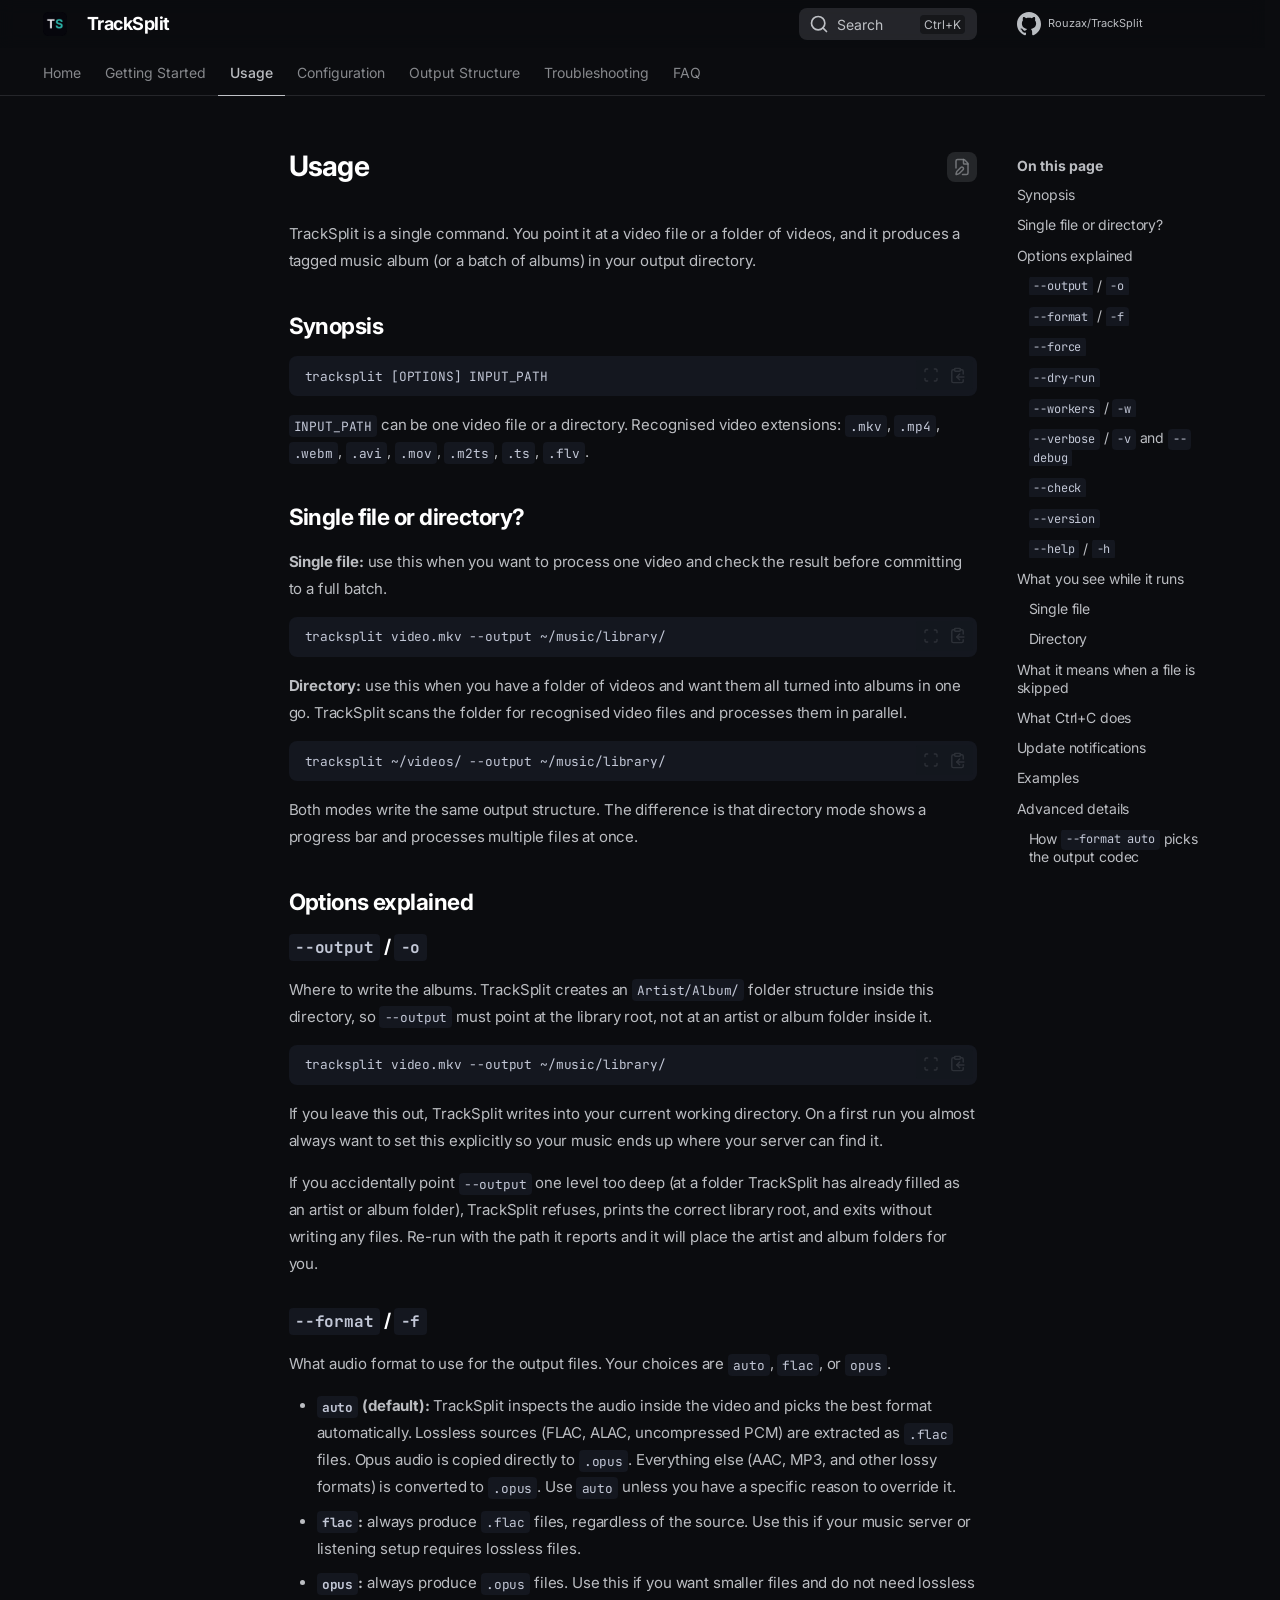
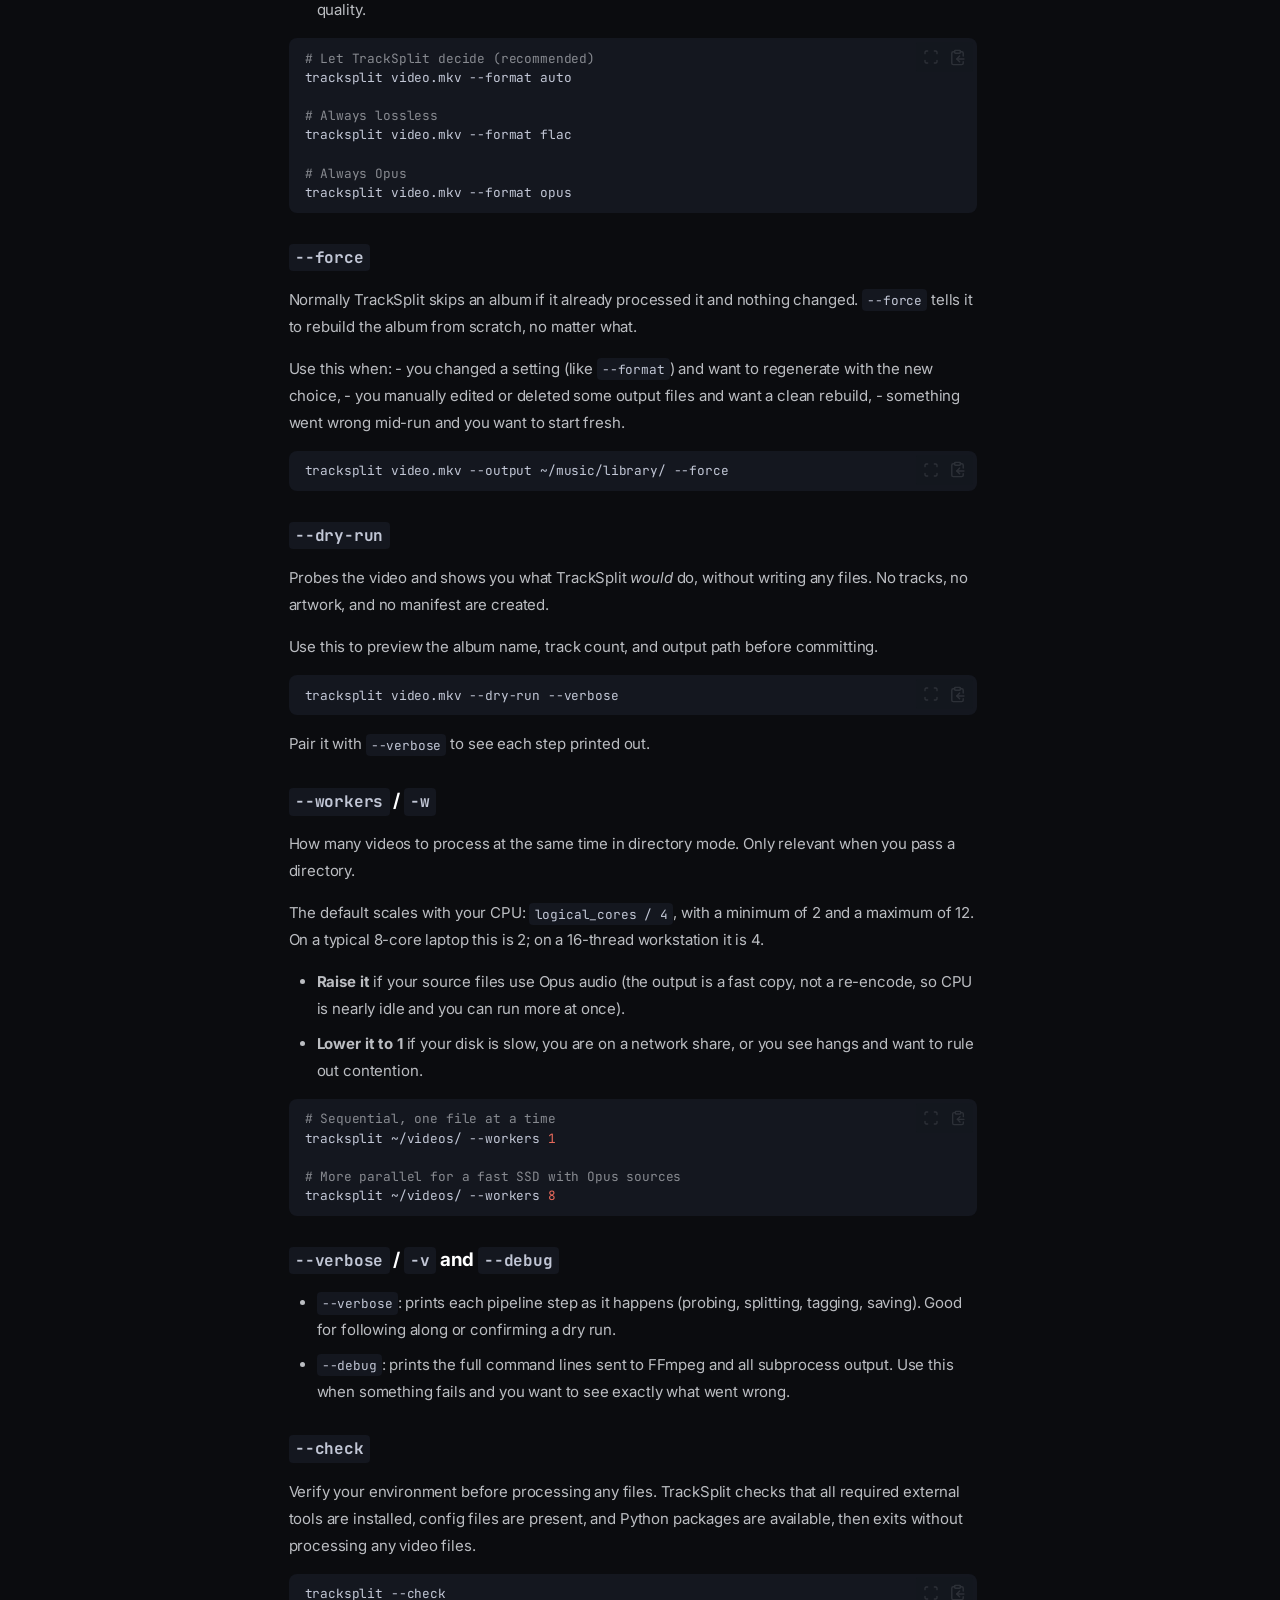
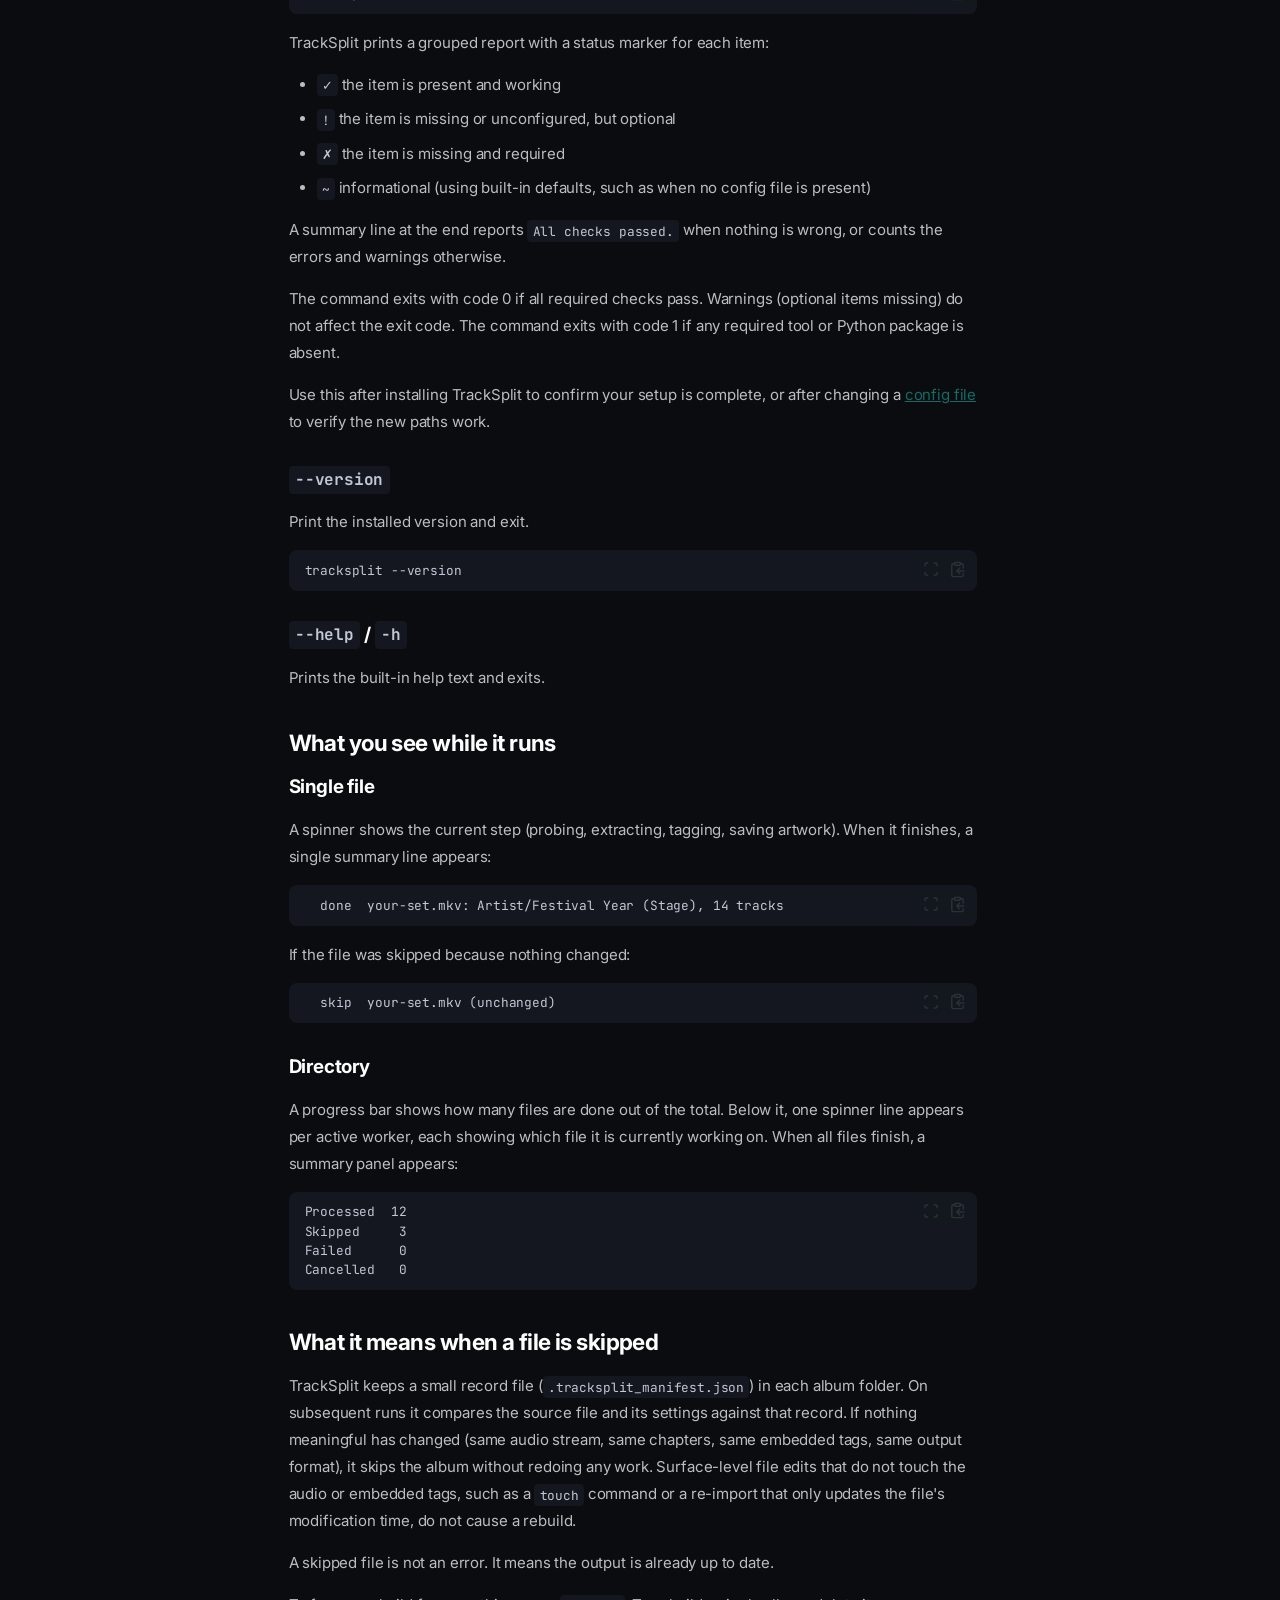
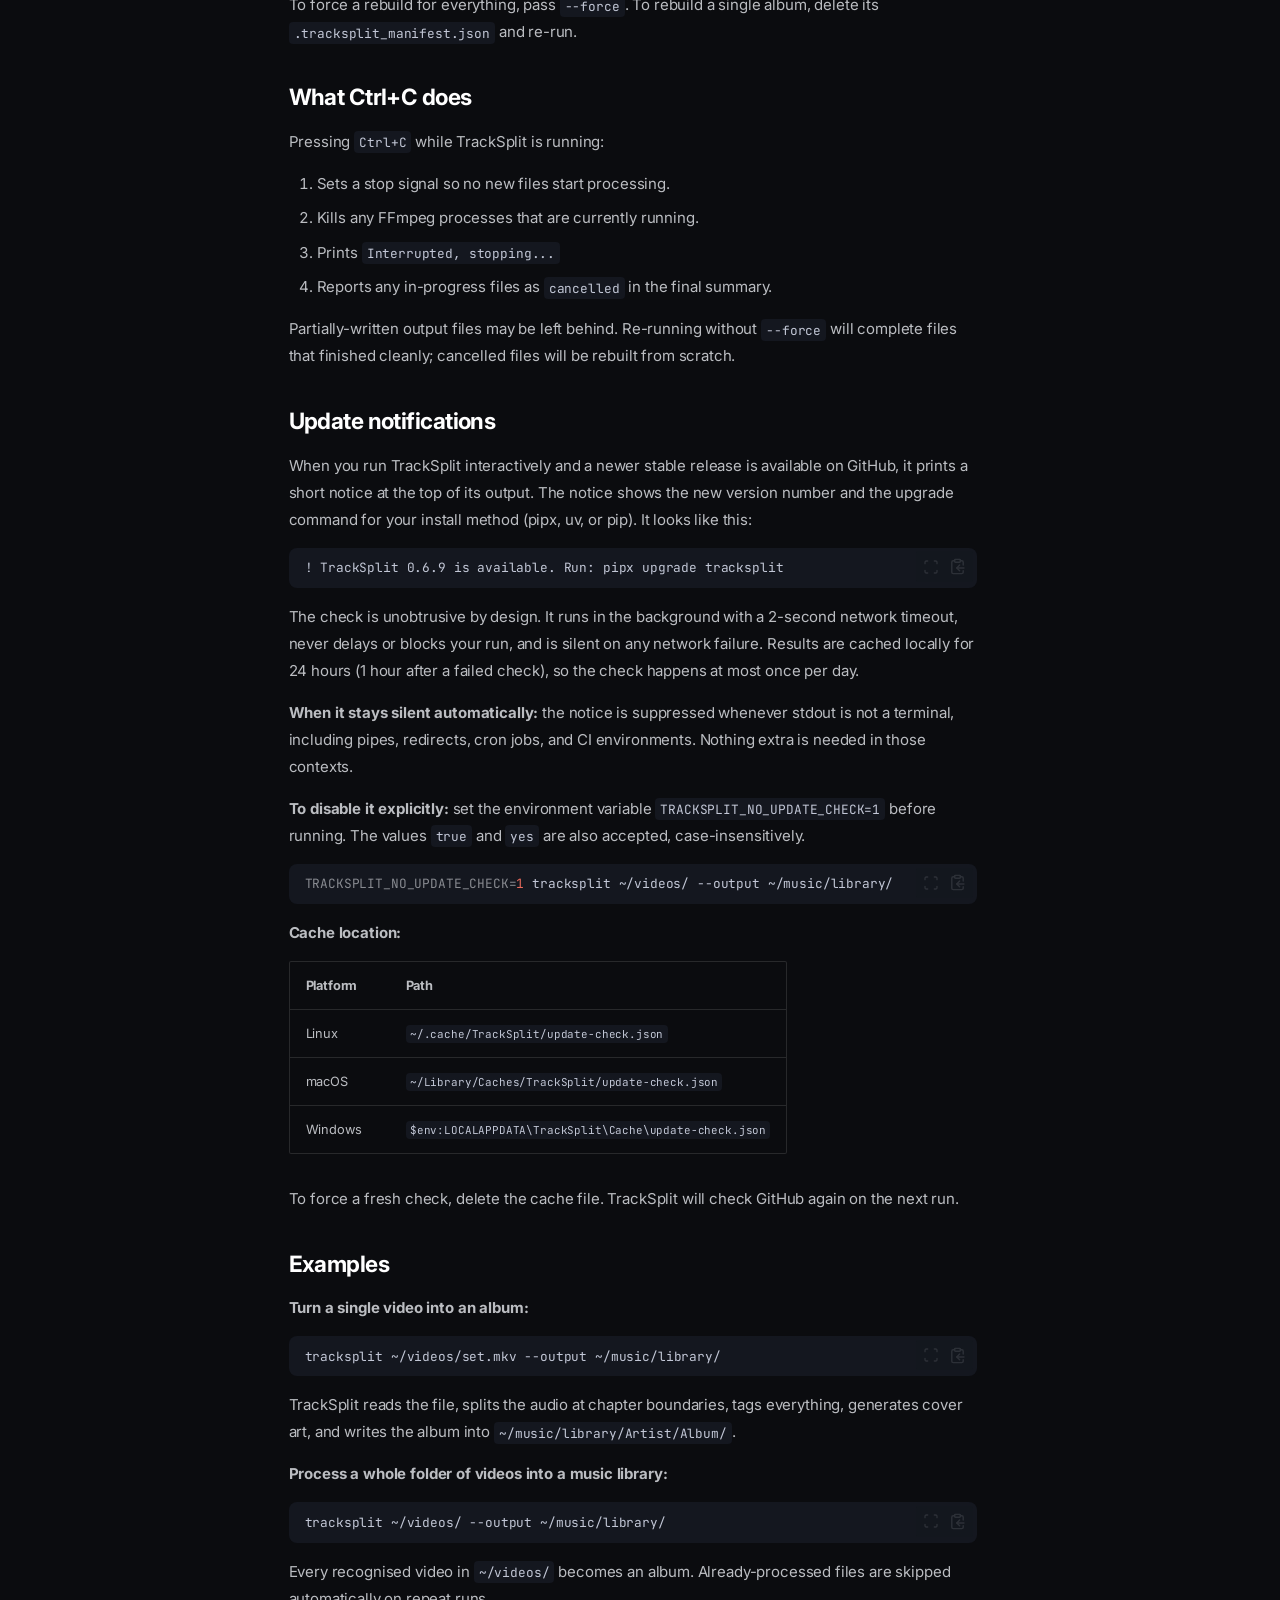
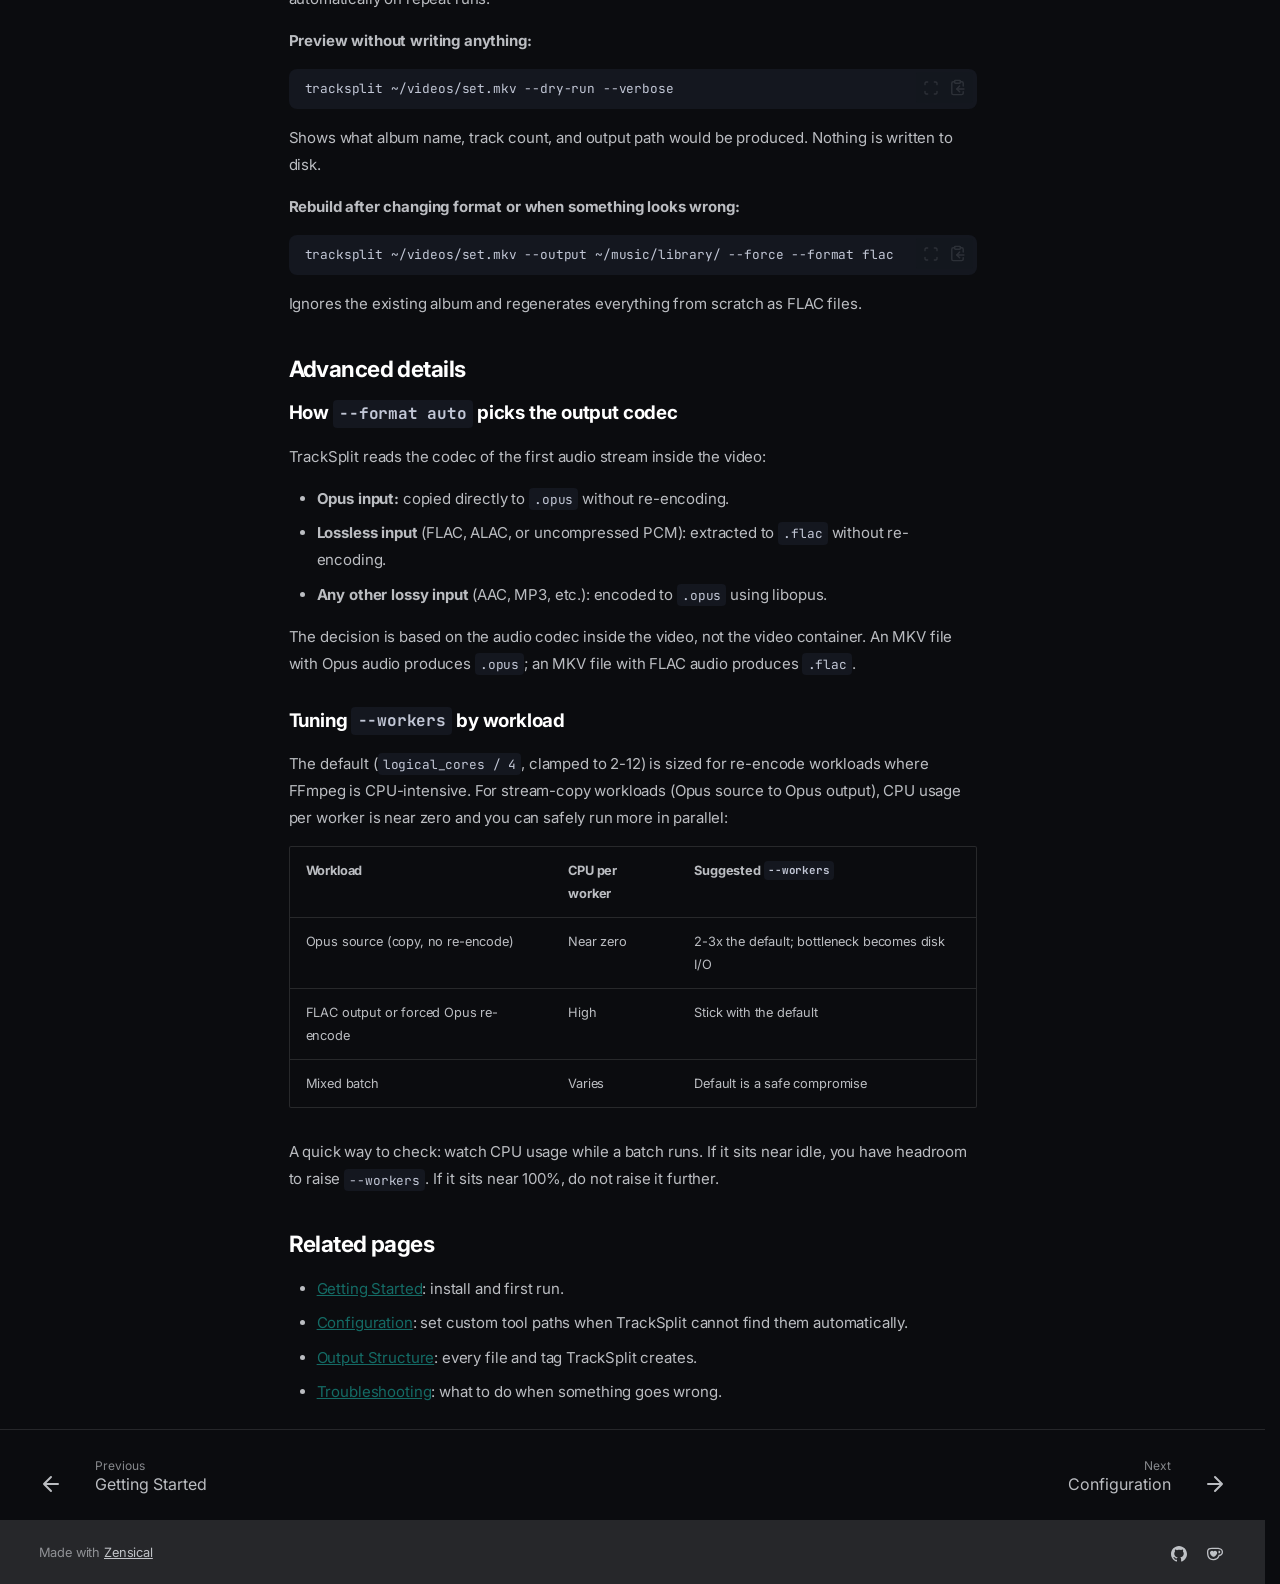
<file: docs/usage/index.html>
<!doctype html>
<html lang="en" class="no-js">
  <head>
    
      <meta charset="utf-8">
      <meta name="viewport" content="width=device-width,initial-scale=1">
      
      
      
        <link rel="canonical" href="https://rouzax.github.io/TrackSplit/docs/usage/">
      
      
        <link rel="prev" href="../getting-started/">
      
      
        <link rel="next" href="../configuration/">
      
      
        
      
      
      <link rel="icon" href="../assets/favicon.png">
      <meta name="generator" content="zensical-0.0.57">
    
    
      
        <title>Usage - TrackSplit</title>
      
    
    
      
        
      
      <link rel="stylesheet" href="../assets/stylesheets/modern/main.5da3a30f.min.css">
      
        
          
        
        <link rel="stylesheet" href="../assets/stylesheets/modern/palette.812a03bb.min.css">
      
      


    
    
      
    
    
      
        
        
        <link rel="preconnect" href="https://fonts.gstatic.com" crossorigin>
        <link rel="stylesheet" href="https://fonts.googleapis.com/css?family=Inter:300,300i,400,400i,500,500i,700,700i%7CJetBrains+Mono:400,400i,700,700i&amp;display=fallback">
        <style>:root{--md-text-font:"Inter";--md-code-font:"JetBrains Mono"}</style>
      
    
    
      <link rel="stylesheet" href="../stylesheets/extra.css">
    
    <script>__md_scope=new URL("..",location),__md_scope.pathname.endsWith("/")||(__md_scope=new URL(__md_scope.pathname+"/",location)),__md_hash=e=>[...e].reduce(((e,t)=>(e<<5)-e+t.charCodeAt(0)),0),__md_get=(e,t=localStorage,_=__md_scope)=>JSON.parse(t.getItem(_.pathname+"."+e)),__md_set=(e,t,_=localStorage,a=__md_scope)=>{try{_.setItem(a.pathname+"."+e,JSON.stringify(t))}catch(e){}},document.documentElement.setAttribute("data-platform",navigator.platform)</script>
    
      

    
    
  </head>
  
  
    
    
      
    
    
    
    
    <body dir="ltr" data-md-color-scheme="slate" data-md-color-primary="custom" data-md-color-accent="teal">
  
    
    <input class="md-toggle" data-md-toggle="drawer" type="checkbox" id="__drawer" autocomplete="off">
    <input class="md-toggle" data-md-toggle="search" type="checkbox" id="__search" autocomplete="off">
    <label class="md-overlay" for="__drawer" aria-label="Navigation"></label>
    <div data-md-component="skip">
      
        
        <a href="#usage" class="md-skip">
          Skip to content
        </a>
      
    </div>
    <div data-md-component="announce">
      
    </div>
    
    
      

<header class="md-header" data-md-component="header">
  <nav class="md-header__inner md-grid" aria-label="Header">
    <a href="./.." title="TrackSplit" class="md-header__button md-logo" aria-label="TrackSplit" data-md-component="logo">
      
  <img src="../assets/icon.png" alt="TrackSplit">

    </a>
    <label class="md-header__button md-icon" for="__drawer" aria-label="Navigation">
      
      <svg xmlns="http://www.w3.org/2000/svg" fill="none" stroke="currentColor" stroke-linecap="round" stroke-linejoin="round" stroke-width="2" class="lucide lucide-menu" viewBox="0 0 24 24"><path d="M4 5h16M4 12h16M4 19h16"/></svg>
    </label>
    <div class="md-header__title" data-md-component="header-title">
      <div class="md-header__ellipsis">
        <div class="md-header__topic">
          <span class="md-ellipsis">
            TrackSplit
          </span>
        </div>
        <div class="md-header__topic" data-md-component="header-topic">
          <span class="md-ellipsis">
            
              Usage
            
          </span>
        </div>
      </div>
    </div>
    
      
        <form class="md-header__option" data-md-component="palette">
  
    
    
    
    <input class="md-option" data-md-color-media="none" data-md-color-scheme="slate" data-md-color-primary="custom" data-md-color-accent="teal"  aria-hidden="true"  type="radio" name="__palette" id="__palette_0">
    
  
</form>
      
    
    
      <script>var palette=__md_get("__palette");if(palette&&palette.color){if("(prefers-color-scheme)"===palette.color.media){var media=matchMedia("(prefers-color-scheme: light)"),input=document.querySelector(media.matches?"[data-md-color-media='(prefers-color-scheme: light)']":"[data-md-color-media='(prefers-color-scheme: dark)']");palette.color.media=input.getAttribute("data-md-color-media"),palette.color.scheme=input.getAttribute("data-md-color-scheme"),palette.color.primary=input.getAttribute("data-md-color-primary"),palette.color.accent=input.getAttribute("data-md-color-accent")}for(var[key,value]of Object.entries(palette.color))document.body.setAttribute("data-md-color-"+key,value)}</script>
    
    
    
      
      
        <label class="md-header__button md-icon" for="__search" aria-label="Search">
          
          <svg xmlns="http://www.w3.org/2000/svg" fill="none" stroke="currentColor" stroke-linecap="round" stroke-linejoin="round" stroke-width="2" class="lucide lucide-search" viewBox="0 0 24 24"><path d="m21 21-4.34-4.34"/><circle cx="11" cy="11" r="8"/></svg>
        </label>
        <div class="md-search" data-md-component="search" role="dialog" aria-label="Search">
  <button type="button" class="md-search__button">
    Search
  </button>
</div>
      
    
    <div class="md-header__source">
      
        <a href="https://github.com/Rouzax/TrackSplit" title="Go to repository" class="md-source" data-md-component="source">
  <div class="md-source__icon md-icon">
    
    <svg xmlns="http://www.w3.org/2000/svg" viewBox="0 0 512 512"><!--! Font Awesome Free 7.3.1 by @fontawesome - https://fontawesome.com License - https://fontawesome.com/license/free (Icons: CC BY 4.0, Fonts: SIL OFL 1.1, Code: MIT License) Copyright 2026 Fonticons, Inc.--><path fill="currentColor" d="M216.5 362.5c-66-8-112.5-55.5-112.5-117 0-25 9-52 24-70-6.5-16.5-5.5-51.5 2-66 20-2.5 47 8 63 22.5 19-6 39-9 63.5-9s44.5 3 62.5 8.5c15.5-14 43-24.5 63-22 7 13.5 8 48.5 1.5 65.5 16 19 24.5 44.5 24.5 70.5 0 61.5-46.5 108-113.5 116.5 17 11 28.5 35 28.5 62.5v52c0 15 12.5 23.5 27.5 17.5C441 459.5 512 369 512 257 512 115.5 397 0 255.5 0S0 115.5 0 257c0 111 70.5 203 165.5 237.5 13.5 5 26.5-4 26.5-17.5v-40c-7 3-16 5-24 5-33 0-52.5-18-66.5-51.5-5.5-13.5-11.5-21.5-23-23-6-.5-8-3-8-6 0-6 10-10.5 20-10.5 14.5 0 27 9 40 27.5 10 14.5 20.5 21 33 21s20.5-4.5 32-16c8.5-8.5 15-16 21-21"/></svg>
  </div>
  <div class="md-source__repository">
    Rouzax/TrackSplit
  </div>
</a>
      
    </div>
  </nav>
  
</header>
    
    <div class="md-container" data-md-component="container">
      
      
        
          
            
<nav class="md-tabs" aria-label="Tabs" data-md-component="tabs">
  <div class="md-grid">
    <ul class="md-tabs__list">
      
        
  
  
  
  
    <li class="md-tabs__item">
      <a href="./.." class="md-tabs__link">
        
  
  Home

      </a>
    </li>
  

      
        
  
  
  
  
    <li class="md-tabs__item">
      <a href="../getting-started/" class="md-tabs__link">
        
  
  Getting Started

      </a>
    </li>
  

      
        
  
  
  
    
  
  
    <li class="md-tabs__item md-tabs__item--active">
      <a href="././" class="md-tabs__link">
        
  
  Usage

      </a>
    </li>
  

      
        
  
  
  
  
    <li class="md-tabs__item">
      <a href="../configuration/" class="md-tabs__link">
        
  
  Configuration

      </a>
    </li>
  

      
        
  
  
  
  
    <li class="md-tabs__item">
      <a href="../output/" class="md-tabs__link">
        
  
  Output Structure

      </a>
    </li>
  

      
        
  
  
  
  
    <li class="md-tabs__item">
      <a href="../troubleshooting/" class="md-tabs__link">
        
  
  Troubleshooting

      </a>
    </li>
  

      
        
  
  
  
  
    <li class="md-tabs__item">
      <a href="../faq/" class="md-tabs__link">
        
  
  FAQ

      </a>
    </li>
  

      
    </ul>
  </div>
</nav>
          
        
      
      <main class="md-main" data-md-component="main">
        <div class="md-main__inner md-grid">
          
            
              
              <div class="md-sidebar md-sidebar--primary" data-md-component="sidebar" data-md-type="navigation" >
                <div class="md-sidebar__scrollwrap">
                  <div class="md-sidebar__inner">
                    


  


<nav class="md-nav md-nav--primary md-nav--lifted" aria-label="Navigation" data-md-level="0">
  <label class="md-nav__title" for="__drawer">
    <a href="./.." title="TrackSplit" class="md-nav__button md-logo" aria-label="TrackSplit" data-md-component="logo">
      
  <img src="../assets/icon.png" alt="TrackSplit">

    </a>
    TrackSplit
  </label>
  
    <div class="md-nav__source">
      <a href="https://github.com/Rouzax/TrackSplit" title="Go to repository" class="md-source" data-md-component="source">
  <div class="md-source__icon md-icon">
    
    <svg xmlns="http://www.w3.org/2000/svg" viewBox="0 0 512 512"><!--! Font Awesome Free 7.3.1 by @fontawesome - https://fontawesome.com License - https://fontawesome.com/license/free (Icons: CC BY 4.0, Fonts: SIL OFL 1.1, Code: MIT License) Copyright 2026 Fonticons, Inc.--><path fill="currentColor" d="M216.5 362.5c-66-8-112.5-55.5-112.5-117 0-25 9-52 24-70-6.5-16.5-5.5-51.5 2-66 20-2.5 47 8 63 22.5 19-6 39-9 63.5-9s44.5 3 62.5 8.5c15.5-14 43-24.5 63-22 7 13.5 8 48.5 1.5 65.5 16 19 24.5 44.5 24.5 70.5 0 61.5-46.5 108-113.5 116.5 17 11 28.5 35 28.5 62.5v52c0 15 12.5 23.5 27.5 17.5C441 459.5 512 369 512 257 512 115.5 397 0 255.5 0S0 115.5 0 257c0 111 70.5 203 165.5 237.5 13.5 5 26.5-4 26.5-17.5v-40c-7 3-16 5-24 5-33 0-52.5-18-66.5-51.5-5.5-13.5-11.5-21.5-23-23-6-.5-8-3-8-6 0-6 10-10.5 20-10.5 14.5 0 27 9 40 27.5 10 14.5 20.5 21 33 21s20.5-4.5 32-16c8.5-8.5 15-16 21-21"/></svg>
  </div>
  <div class="md-source__repository">
    Rouzax/TrackSplit
  </div>
</a>
    </div>
  
  <ul class="md-nav__list" data-md-scrollfix>
    
      
      
  
  
  
  
    <li class="md-nav__item">
      <a href="./.." class="md-nav__link">
        
  
  
  <span class="md-ellipsis">
    
  
  Home

    
  </span>
  
  

      </a>
    </li>
  

    
      
      
  
  
  
  
    <li class="md-nav__item">
      <a href="../getting-started/" class="md-nav__link">
        
  
  
  <span class="md-ellipsis">
    
  
  Getting Started

    
  </span>
  
  

      </a>
    </li>
  

    
      
      
  
  
    
  
  
  
    <li class="md-nav__item md-nav__item--active">
      
      
      
      
        
      
      
        <label class="md-nav__link md-nav__link--active" for="__toc">
          
  
  
  <span class="md-ellipsis">
    
  
  Usage

    
  </span>
  
  

          <span class="md-nav__icon md-icon"></span>
        </label>
      
      <a href="././" class="md-nav__link md-nav__link--active">
        
  
  
  <span class="md-ellipsis">
    
  
  Usage

    
  </span>
  
  

      </a>
      
        


<nav class="md-nav md-nav--secondary" aria-label="On this page">
  
  
  
    
  
  
    <label class="md-nav__title" for="__toc">
      <span class="md-nav__icon md-icon"></span>
      On this page
    </label>
    <ul class="md-nav__list" data-md-component="toc" data-md-scrollfix>
      
        <li class="md-nav__item">
  <a href="#synopsis" class="md-nav__link">
    <span class="md-ellipsis">
      <span class="md-typeset">
        Synopsis
      </span>
    </span>
  </a>
  
</li>
      
        <li class="md-nav__item">
  <a href="#single-file-or-directory" class="md-nav__link">
    <span class="md-ellipsis">
      <span class="md-typeset">
        Single file or directory?
      </span>
    </span>
  </a>
  
</li>
      
        <li class="md-nav__item">
  <a href="#options-explained" class="md-nav__link">
    <span class="md-ellipsis">
      <span class="md-typeset">
        Options explained
      </span>
    </span>
  </a>
  
    <nav class="md-nav" aria-label="Options explained">
      <ul class="md-nav__list">
        
          <li class="md-nav__item">
  <a href="#-output-o" class="md-nav__link">
    <span class="md-ellipsis">
      <span class="md-typeset">
        <code>--output</code> / <code>-o</code>
      </span>
    </span>
  </a>
  
</li>
        
          <li class="md-nav__item">
  <a href="#-format-f" class="md-nav__link">
    <span class="md-ellipsis">
      <span class="md-typeset">
        <code>--format</code> / <code>-f</code>
      </span>
    </span>
  </a>
  
</li>
        
          <li class="md-nav__item">
  <a href="#-force" class="md-nav__link">
    <span class="md-ellipsis">
      <span class="md-typeset">
        <code>--force</code>
      </span>
    </span>
  </a>
  
</li>
        
          <li class="md-nav__item">
  <a href="#-dry-run" class="md-nav__link">
    <span class="md-ellipsis">
      <span class="md-typeset">
        <code>--dry-run</code>
      </span>
    </span>
  </a>
  
</li>
        
          <li class="md-nav__item">
  <a href="#-workers-w" class="md-nav__link">
    <span class="md-ellipsis">
      <span class="md-typeset">
        <code>--workers</code> / <code>-w</code>
      </span>
    </span>
  </a>
  
</li>
        
          <li class="md-nav__item">
  <a href="#-verbose-v-and-debug" class="md-nav__link">
    <span class="md-ellipsis">
      <span class="md-typeset">
        <code>--verbose</code> / <code>-v</code> and <code>--debug</code>
      </span>
    </span>
  </a>
  
</li>
        
          <li class="md-nav__item">
  <a href="#-check" class="md-nav__link">
    <span class="md-ellipsis">
      <span class="md-typeset">
        <code>--check</code>
      </span>
    </span>
  </a>
  
</li>
        
          <li class="md-nav__item">
  <a href="#-version" class="md-nav__link">
    <span class="md-ellipsis">
      <span class="md-typeset">
        <code>--version</code>
      </span>
    </span>
  </a>
  
</li>
        
          <li class="md-nav__item">
  <a href="#-help-h" class="md-nav__link">
    <span class="md-ellipsis">
      <span class="md-typeset">
        <code>--help</code> / <code>-h</code>
      </span>
    </span>
  </a>
  
</li>
        
      </ul>
    </nav>
  
</li>
      
        <li class="md-nav__item">
  <a href="#what-you-see-while-it-runs" class="md-nav__link">
    <span class="md-ellipsis">
      <span class="md-typeset">
        What you see while it runs
      </span>
    </span>
  </a>
  
    <nav class="md-nav" aria-label="What you see while it runs">
      <ul class="md-nav__list">
        
          <li class="md-nav__item">
  <a href="#single-file" class="md-nav__link">
    <span class="md-ellipsis">
      <span class="md-typeset">
        Single file
      </span>
    </span>
  </a>
  
</li>
        
          <li class="md-nav__item">
  <a href="#directory" class="md-nav__link">
    <span class="md-ellipsis">
      <span class="md-typeset">
        Directory
      </span>
    </span>
  </a>
  
</li>
        
      </ul>
    </nav>
  
</li>
      
        <li class="md-nav__item">
  <a href="#what-it-means-when-a-file-is-skipped" class="md-nav__link">
    <span class="md-ellipsis">
      <span class="md-typeset">
        What it means when a file is skipped
      </span>
    </span>
  </a>
  
</li>
      
        <li class="md-nav__item">
  <a href="#what-ctrlc-does" class="md-nav__link">
    <span class="md-ellipsis">
      <span class="md-typeset">
        What Ctrl+C does
      </span>
    </span>
  </a>
  
</li>
      
        <li class="md-nav__item">
  <a href="#update-notifications" class="md-nav__link">
    <span class="md-ellipsis">
      <span class="md-typeset">
        Update notifications
      </span>
    </span>
  </a>
  
</li>
      
        <li class="md-nav__item">
  <a href="#examples" class="md-nav__link">
    <span class="md-ellipsis">
      <span class="md-typeset">
        Examples
      </span>
    </span>
  </a>
  
</li>
      
        <li class="md-nav__item">
  <a href="#advanced-details" class="md-nav__link">
    <span class="md-ellipsis">
      <span class="md-typeset">
        Advanced details
      </span>
    </span>
  </a>
  
    <nav class="md-nav" aria-label="Advanced details">
      <ul class="md-nav__list">
        
          <li class="md-nav__item">
  <a href="#how-format-auto-picks-the-output-codec" class="md-nav__link">
    <span class="md-ellipsis">
      <span class="md-typeset">
        How <code>--format auto</code> picks the output codec
      </span>
    </span>
  </a>
  
</li>
        
          <li class="md-nav__item">
  <a href="#tuning-workers-by-workload" class="md-nav__link">
    <span class="md-ellipsis">
      <span class="md-typeset">
        Tuning <code>--workers</code> by workload
      </span>
    </span>
  </a>
  
</li>
        
      </ul>
    </nav>
  
</li>
      
        <li class="md-nav__item">
  <a href="#related-pages" class="md-nav__link">
    <span class="md-ellipsis">
      <span class="md-typeset">
        Related pages
      </span>
    </span>
  </a>
  
</li>
      
    </ul>
  
</nav>
      
    </li>
  

    
      
      
  
  
  
  
    <li class="md-nav__item">
      <a href="../configuration/" class="md-nav__link">
        
  
  
  <span class="md-ellipsis">
    
  
  Configuration

    
  </span>
  
  

      </a>
    </li>
  

    
      
      
  
  
  
  
    <li class="md-nav__item">
      <a href="../output/" class="md-nav__link">
        
  
  
  <span class="md-ellipsis">
    
  
  Output Structure

    
  </span>
  
  

      </a>
    </li>
  

    
      
      
  
  
  
  
    <li class="md-nav__item">
      <a href="../troubleshooting/" class="md-nav__link">
        
  
  
  <span class="md-ellipsis">
    
  
  Troubleshooting

    
  </span>
  
  

      </a>
    </li>
  

    
      
      
  
  
  
  
    <li class="md-nav__item">
      <a href="../faq/" class="md-nav__link">
        
  
  
  <span class="md-ellipsis">
    
  
  FAQ

    
  </span>
  
  

      </a>
    </li>
  

    
  </ul>
</nav>
                  </div>
                </div>
              </div>
            
            
              
              <div class="md-sidebar md-sidebar--secondary" data-md-component="sidebar" data-md-type="toc" >
                <div class="md-sidebar__scrollwrap">
                  
                    
                    
                    
                      
                    
                    
                      <input class="md-nav__toggle md-toggle" type="checkbox" id="__toc">
                      <div class="md-sidebar-button__wrapper">
                        <label class="md-sidebar-button" for="__toc"></label>
                      </div>
                    
                  
                  <div class="md-sidebar__inner">
                    


<nav class="md-nav md-nav--secondary" aria-label="On this page">
  
  
  
    
  
  
    <label class="md-nav__title" for="__toc">
      <span class="md-nav__icon md-icon"></span>
      On this page
    </label>
    <ul class="md-nav__list" data-md-component="toc" data-md-scrollfix>
      
        <li class="md-nav__item">
  <a href="#synopsis" class="md-nav__link">
    <span class="md-ellipsis">
      <span class="md-typeset">
        Synopsis
      </span>
    </span>
  </a>
  
</li>
      
        <li class="md-nav__item">
  <a href="#single-file-or-directory" class="md-nav__link">
    <span class="md-ellipsis">
      <span class="md-typeset">
        Single file or directory?
      </span>
    </span>
  </a>
  
</li>
      
        <li class="md-nav__item">
  <a href="#options-explained" class="md-nav__link">
    <span class="md-ellipsis">
      <span class="md-typeset">
        Options explained
      </span>
    </span>
  </a>
  
    <nav class="md-nav" aria-label="Options explained">
      <ul class="md-nav__list">
        
          <li class="md-nav__item">
  <a href="#-output-o" class="md-nav__link">
    <span class="md-ellipsis">
      <span class="md-typeset">
        <code>--output</code> / <code>-o</code>
      </span>
    </span>
  </a>
  
</li>
        
          <li class="md-nav__item">
  <a href="#-format-f" class="md-nav__link">
    <span class="md-ellipsis">
      <span class="md-typeset">
        <code>--format</code> / <code>-f</code>
      </span>
    </span>
  </a>
  
</li>
        
          <li class="md-nav__item">
  <a href="#-force" class="md-nav__link">
    <span class="md-ellipsis">
      <span class="md-typeset">
        <code>--force</code>
      </span>
    </span>
  </a>
  
</li>
        
          <li class="md-nav__item">
  <a href="#-dry-run" class="md-nav__link">
    <span class="md-ellipsis">
      <span class="md-typeset">
        <code>--dry-run</code>
      </span>
    </span>
  </a>
  
</li>
        
          <li class="md-nav__item">
  <a href="#-workers-w" class="md-nav__link">
    <span class="md-ellipsis">
      <span class="md-typeset">
        <code>--workers</code> / <code>-w</code>
      </span>
    </span>
  </a>
  
</li>
        
          <li class="md-nav__item">
  <a href="#-verbose-v-and-debug" class="md-nav__link">
    <span class="md-ellipsis">
      <span class="md-typeset">
        <code>--verbose</code> / <code>-v</code> and <code>--debug</code>
      </span>
    </span>
  </a>
  
</li>
        
          <li class="md-nav__item">
  <a href="#-check" class="md-nav__link">
    <span class="md-ellipsis">
      <span class="md-typeset">
        <code>--check</code>
      </span>
    </span>
  </a>
  
</li>
        
          <li class="md-nav__item">
  <a href="#-version" class="md-nav__link">
    <span class="md-ellipsis">
      <span class="md-typeset">
        <code>--version</code>
      </span>
    </span>
  </a>
  
</li>
        
          <li class="md-nav__item">
  <a href="#-help-h" class="md-nav__link">
    <span class="md-ellipsis">
      <span class="md-typeset">
        <code>--help</code> / <code>-h</code>
      </span>
    </span>
  </a>
  
</li>
        
      </ul>
    </nav>
  
</li>
      
        <li class="md-nav__item">
  <a href="#what-you-see-while-it-runs" class="md-nav__link">
    <span class="md-ellipsis">
      <span class="md-typeset">
        What you see while it runs
      </span>
    </span>
  </a>
  
    <nav class="md-nav" aria-label="What you see while it runs">
      <ul class="md-nav__list">
        
          <li class="md-nav__item">
  <a href="#single-file" class="md-nav__link">
    <span class="md-ellipsis">
      <span class="md-typeset">
        Single file
      </span>
    </span>
  </a>
  
</li>
        
          <li class="md-nav__item">
  <a href="#directory" class="md-nav__link">
    <span class="md-ellipsis">
      <span class="md-typeset">
        Directory
      </span>
    </span>
  </a>
  
</li>
        
      </ul>
    </nav>
  
</li>
      
        <li class="md-nav__item">
  <a href="#what-it-means-when-a-file-is-skipped" class="md-nav__link">
    <span class="md-ellipsis">
      <span class="md-typeset">
        What it means when a file is skipped
      </span>
    </span>
  </a>
  
</li>
      
        <li class="md-nav__item">
  <a href="#what-ctrlc-does" class="md-nav__link">
    <span class="md-ellipsis">
      <span class="md-typeset">
        What Ctrl+C does
      </span>
    </span>
  </a>
  
</li>
      
        <li class="md-nav__item">
  <a href="#update-notifications" class="md-nav__link">
    <span class="md-ellipsis">
      <span class="md-typeset">
        Update notifications
      </span>
    </span>
  </a>
  
</li>
      
        <li class="md-nav__item">
  <a href="#examples" class="md-nav__link">
    <span class="md-ellipsis">
      <span class="md-typeset">
        Examples
      </span>
    </span>
  </a>
  
</li>
      
        <li class="md-nav__item">
  <a href="#advanced-details" class="md-nav__link">
    <span class="md-ellipsis">
      <span class="md-typeset">
        Advanced details
      </span>
    </span>
  </a>
  
    <nav class="md-nav" aria-label="Advanced details">
      <ul class="md-nav__list">
        
          <li class="md-nav__item">
  <a href="#how-format-auto-picks-the-output-codec" class="md-nav__link">
    <span class="md-ellipsis">
      <span class="md-typeset">
        How <code>--format auto</code> picks the output codec
      </span>
    </span>
  </a>
  
</li>
        
          <li class="md-nav__item">
  <a href="#tuning-workers-by-workload" class="md-nav__link">
    <span class="md-ellipsis">
      <span class="md-typeset">
        Tuning <code>--workers</code> by workload
      </span>
    </span>
  </a>
  
</li>
        
      </ul>
    </nav>
  
</li>
      
        <li class="md-nav__item">
  <a href="#related-pages" class="md-nav__link">
    <span class="md-ellipsis">
      <span class="md-typeset">
        Related pages
      </span>
    </span>
  </a>
  
</li>
      
    </ul>
  
</nav>
                  </div>
                </div>
              </div>
            
          
          
            <div class="md-content" data-md-component="content">
              
              <article class="md-content__inner md-typeset">
                
                  
  
    <a href="https://github.com/Rouzax/TrackSplit/edit/main/docs/usage.md" title="Edit this page" class="md-content__button md-icon" rel="edit">
      
      <svg xmlns="http://www.w3.org/2000/svg" fill="none" stroke="currentColor" stroke-linecap="round" stroke-linejoin="round" stroke-width="2" class="lucide lucide-file-pen" viewBox="0 0 24 24"><path d="M12.659 22H18a2 2 0 0 0 2-2V8a2.4 2.4 0 0 0-.706-1.706l-3.588-3.588A2.4 2.4 0 0 0 14 2H6a2 2 0 0 0-2 2v9.34"/><path d="M14 2v5a1 1 0 0 0 1 1h5M10.378 12.622a1 1 0 0 1 3 3.003L8.36 20.637a2 2 0 0 1-.854.506l-2.867.837a.5.5 0 0 1-.62-.62l.836-2.869a2 2 0 0 1 .506-.853z"/></svg>
    </a>
  
  


<h1 id="usage">Usage<a class="headerlink" href="#usage" title="Permanent link">&para;</a></h1>
<p>TrackSplit is a single command. You point it at a video file or a folder of videos, and it produces a tagged music album (or a batch of albums) in your output directory.</p>
<h2 id="synopsis">Synopsis<a class="headerlink" href="#synopsis" title="Permanent link">&para;</a></h2>
<div class="language-text highlight"><pre><span></span><code><span id="__span-0-1"><a id="__codelineno-0-1" name="__codelineno-0-1" href="#__codelineno-0-1"></a>tracksplit [OPTIONS] INPUT_PATH
</span></code></pre></div>
<p><code>INPUT_PATH</code> can be one video file or a directory. Recognised video extensions: <code>.mkv</code>, <code>.mp4</code>, <code>.webm</code>, <code>.avi</code>, <code>.mov</code>, <code>.m2ts</code>, <code>.ts</code>, <code>.flv</code>.</p>
<h2 id="single-file-or-directory">Single file or directory?<a class="headerlink" href="#single-file-or-directory" title="Permanent link">&para;</a></h2>
<p><strong>Single file:</strong> use this when you want to process one video and check the result before committing to a full batch.</p>
<div class="language-bash highlight"><pre><span></span><code><span id="__span-1-1"><a id="__codelineno-1-1" name="__codelineno-1-1" href="#__codelineno-1-1"></a>tracksplit<span class="w"> </span>video.mkv<span class="w"> </span>--output<span class="w"> </span>~/music/library/
</span></code></pre></div>
<p><strong>Directory:</strong> use this when you have a folder of videos and want them all turned into albums in one go. TrackSplit scans the folder for recognised video files and processes them in parallel.</p>
<div class="language-bash highlight"><pre><span></span><code><span id="__span-2-1"><a id="__codelineno-2-1" name="__codelineno-2-1" href="#__codelineno-2-1"></a>tracksplit<span class="w"> </span>~/videos/<span class="w"> </span>--output<span class="w"> </span>~/music/library/
</span></code></pre></div>
<p>Both modes write the same output structure. The difference is that directory mode shows a progress bar and processes multiple files at once.</p>
<h2 id="options-explained">Options explained<a class="headerlink" href="#options-explained" title="Permanent link">&para;</a></h2>
<h3 id="-output-o"><code>--output</code> / <code>-o</code><a class="headerlink" href="#-output-o" title="Permanent link">&para;</a></h3>
<p>Where to write the albums. TrackSplit creates an <code>Artist/Album/</code> folder structure inside this directory, so <code>--output</code> must point at the library root, not at an artist or album folder inside it.</p>
<div class="language-bash highlight"><pre><span></span><code><span id="__span-3-1"><a id="__codelineno-3-1" name="__codelineno-3-1" href="#__codelineno-3-1"></a>tracksplit<span class="w"> </span>video.mkv<span class="w"> </span>--output<span class="w"> </span>~/music/library/
</span></code></pre></div>
<p>If you leave this out, TrackSplit writes into your current working directory. On a first run you almost always want to set this explicitly so your music ends up where your server can find it.</p>
<p>If you accidentally point <code>--output</code> one level too deep (at a folder TrackSplit has already filled as an artist or album folder), TrackSplit refuses, prints the correct library root, and exits without writing any files. Re-run with the path it reports and it will place the artist and album folders for you.</p>
<h3 id="-format-f"><code>--format</code> / <code>-f</code><a class="headerlink" href="#-format-f" title="Permanent link">&para;</a></h3>
<p>What audio format to use for the output files. Your choices are <code>auto</code>, <code>flac</code>, or <code>opus</code>.</p>
<ul>
<li><strong><code>auto</code> (default):</strong> TrackSplit inspects the audio inside the video and picks the best format automatically. Lossless sources (FLAC, ALAC, uncompressed PCM) are extracted as <code>.flac</code> files. Opus audio is copied directly to <code>.opus</code>. Everything else (AAC, MP3, and other lossy formats) is converted to <code>.opus</code>. Use <code>auto</code> unless you have a specific reason to override it.</li>
<li><strong><code>flac</code>:</strong> always produce <code>.flac</code> files, regardless of the source. Use this if your music server or listening setup requires lossless files.</li>
<li><strong><code>opus</code>:</strong> always produce <code>.opus</code> files. Use this if you want smaller files and do not need lossless quality.</li>
</ul>
<div class="language-bash highlight"><pre><span></span><code><span id="__span-4-1"><a id="__codelineno-4-1" name="__codelineno-4-1" href="#__codelineno-4-1"></a><span class="c1"># Let TrackSplit decide (recommended)</span>
</span><span id="__span-4-2"><a id="__codelineno-4-2" name="__codelineno-4-2" href="#__codelineno-4-2"></a>tracksplit<span class="w"> </span>video.mkv<span class="w"> </span>--format<span class="w"> </span>auto
</span><span id="__span-4-3"><a id="__codelineno-4-3" name="__codelineno-4-3" href="#__codelineno-4-3"></a>
</span><span id="__span-4-4"><a id="__codelineno-4-4" name="__codelineno-4-4" href="#__codelineno-4-4"></a><span class="c1"># Always lossless</span>
</span><span id="__span-4-5"><a id="__codelineno-4-5" name="__codelineno-4-5" href="#__codelineno-4-5"></a>tracksplit<span class="w"> </span>video.mkv<span class="w"> </span>--format<span class="w"> </span>flac
</span><span id="__span-4-6"><a id="__codelineno-4-6" name="__codelineno-4-6" href="#__codelineno-4-6"></a>
</span><span id="__span-4-7"><a id="__codelineno-4-7" name="__codelineno-4-7" href="#__codelineno-4-7"></a><span class="c1"># Always Opus</span>
</span><span id="__span-4-8"><a id="__codelineno-4-8" name="__codelineno-4-8" href="#__codelineno-4-8"></a>tracksplit<span class="w"> </span>video.mkv<span class="w"> </span>--format<span class="w"> </span>opus
</span></code></pre></div>
<h3 id="-force"><code>--force</code><a class="headerlink" href="#-force" title="Permanent link">&para;</a></h3>
<p>Normally TrackSplit skips an album if it already processed it and nothing changed. <code>--force</code> tells it to rebuild the album from scratch, no matter what.</p>
<p>Use this when:
- you changed a setting (like <code>--format</code>) and want to regenerate with the new choice,
- you manually edited or deleted some output files and want a clean rebuild,
- something went wrong mid-run and you want to start fresh.</p>
<div class="language-bash highlight"><pre><span></span><code><span id="__span-5-1"><a id="__codelineno-5-1" name="__codelineno-5-1" href="#__codelineno-5-1"></a>tracksplit<span class="w"> </span>video.mkv<span class="w"> </span>--output<span class="w"> </span>~/music/library/<span class="w"> </span>--force
</span></code></pre></div>
<h3 id="-dry-run"><code>--dry-run</code><a class="headerlink" href="#-dry-run" title="Permanent link">&para;</a></h3>
<p>Probes the video and shows you what TrackSplit <em>would</em> do, without writing any files. No tracks, no artwork, and no manifest are created.</p>
<p>Use this to preview the album name, track count, and output path before committing.</p>
<div class="language-bash highlight"><pre><span></span><code><span id="__span-6-1"><a id="__codelineno-6-1" name="__codelineno-6-1" href="#__codelineno-6-1"></a>tracksplit<span class="w"> </span>video.mkv<span class="w"> </span>--dry-run<span class="w"> </span>--verbose
</span></code></pre></div>
<p>Pair it with <code>--verbose</code> to see each step printed out.</p>
<h3 id="-workers-w"><code>--workers</code> / <code>-w</code><a class="headerlink" href="#-workers-w" title="Permanent link">&para;</a></h3>
<p>How many videos to process at the same time in directory mode. Only relevant when you pass a directory.</p>
<p>The default scales with your CPU: <code>logical_cores / 4</code>, with a minimum of 2 and a maximum of 12. On a typical 8-core laptop this is 2; on a 16-thread workstation it is 4.</p>
<ul>
<li><strong>Raise it</strong> if your source files use Opus audio (the output is a fast copy, not a re-encode, so CPU is nearly idle and you can run more at once).</li>
<li><strong>Lower it to 1</strong> if your disk is slow, you are on a network share, or you see hangs and want to rule out contention.</li>
</ul>
<div class="language-bash highlight"><pre><span></span><code><span id="__span-7-1"><a id="__codelineno-7-1" name="__codelineno-7-1" href="#__codelineno-7-1"></a><span class="c1"># Sequential, one file at a time</span>
</span><span id="__span-7-2"><a id="__codelineno-7-2" name="__codelineno-7-2" href="#__codelineno-7-2"></a>tracksplit<span class="w"> </span>~/videos/<span class="w"> </span>--workers<span class="w"> </span><span class="m">1</span>
</span><span id="__span-7-3"><a id="__codelineno-7-3" name="__codelineno-7-3" href="#__codelineno-7-3"></a>
</span><span id="__span-7-4"><a id="__codelineno-7-4" name="__codelineno-7-4" href="#__codelineno-7-4"></a><span class="c1"># More parallel for a fast SSD with Opus sources</span>
</span><span id="__span-7-5"><a id="__codelineno-7-5" name="__codelineno-7-5" href="#__codelineno-7-5"></a>tracksplit<span class="w"> </span>~/videos/<span class="w"> </span>--workers<span class="w"> </span><span class="m">8</span>
</span></code></pre></div>
<h3 id="-verbose-v-and-debug"><code>--verbose</code> / <code>-v</code> and <code>--debug</code><a class="headerlink" href="#-verbose-v-and-debug" title="Permanent link">&para;</a></h3>
<ul>
<li><code>--verbose</code>: prints each pipeline step as it happens (probing, splitting, tagging, saving). Good for following along or confirming a dry run.</li>
<li><code>--debug</code>: prints the full command lines sent to FFmpeg and all subprocess output. Use this when something fails and you want to see exactly what went wrong.</li>
</ul>
<h3 id="-check"><code>--check</code><a class="headerlink" href="#-check" title="Permanent link">&para;</a></h3>
<p>Verify your environment before processing any files. TrackSplit checks that all required external tools are installed, config files are present, and Python packages are available, then exits without processing any video files.</p>
<div class="language-bash highlight"><pre><span></span><code><span id="__span-8-1"><a id="__codelineno-8-1" name="__codelineno-8-1" href="#__codelineno-8-1"></a>tracksplit<span class="w"> </span>--check
</span></code></pre></div>
<p>TrackSplit prints a grouped report with a status marker for each item:</p>
<ul>
<li><code>✓</code> the item is present and working</li>
<li><code>!</code> the item is missing or unconfigured, but optional</li>
<li><code>✗</code> the item is missing and required</li>
<li><code>~</code> informational (using built-in defaults, such as when no config file is present)</li>
</ul>
<p>A summary line at the end reports <code>All checks passed.</code> when nothing is wrong, or counts the errors and warnings otherwise.</p>
<p>The command exits with code 0 if all required checks pass. Warnings (optional items missing) do not affect the exit code. The command exits with code 1 if any required tool or Python package is absent.</p>
<p>Use this after installing TrackSplit to confirm your setup is complete, or after changing a <a href="../configuration/">config file</a> to verify the new paths work.</p>
<h3 id="-version"><code>--version</code><a class="headerlink" href="#-version" title="Permanent link">&para;</a></h3>
<p>Print the installed version and exit.</p>
<div class="language-bash highlight"><pre><span></span><code><span id="__span-9-1"><a id="__codelineno-9-1" name="__codelineno-9-1" href="#__codelineno-9-1"></a>tracksplit<span class="w"> </span>--version
</span></code></pre></div>
<h3 id="-help-h"><code>--help</code> / <code>-h</code><a class="headerlink" href="#-help-h" title="Permanent link">&para;</a></h3>
<p>Prints the built-in help text and exits.</p>
<h2 id="what-you-see-while-it-runs">What you see while it runs<a class="headerlink" href="#what-you-see-while-it-runs" title="Permanent link">&para;</a></h2>
<h3 id="single-file">Single file<a class="headerlink" href="#single-file" title="Permanent link">&para;</a></h3>
<p>A spinner shows the current step (probing, extracting, tagging, saving artwork). When it finishes, a single summary line appears:</p>
<div class="language-text highlight"><pre><span></span><code><span id="__span-10-1"><a id="__codelineno-10-1" name="__codelineno-10-1" href="#__codelineno-10-1"></a>  done  your-set.mkv: Artist/Festival Year (Stage), 14 tracks
</span></code></pre></div>
<p>If the file was skipped because nothing changed:</p>
<div class="language-text highlight"><pre><span></span><code><span id="__span-11-1"><a id="__codelineno-11-1" name="__codelineno-11-1" href="#__codelineno-11-1"></a>  skip  your-set.mkv (unchanged)
</span></code></pre></div>
<h3 id="directory">Directory<a class="headerlink" href="#directory" title="Permanent link">&para;</a></h3>
<p>A progress bar shows how many files are done out of the total. Below it, one spinner line appears per active worker, each showing which file it is currently working on. When all files finish, a summary panel appears:</p>
<div class="language-text highlight"><pre><span></span><code><span id="__span-12-1"><a id="__codelineno-12-1" name="__codelineno-12-1" href="#__codelineno-12-1"></a>Processed  12
</span><span id="__span-12-2"><a id="__codelineno-12-2" name="__codelineno-12-2" href="#__codelineno-12-2"></a>Skipped     3
</span><span id="__span-12-3"><a id="__codelineno-12-3" name="__codelineno-12-3" href="#__codelineno-12-3"></a>Failed      0
</span><span id="__span-12-4"><a id="__codelineno-12-4" name="__codelineno-12-4" href="#__codelineno-12-4"></a>Cancelled   0
</span></code></pre></div>
<h2 id="what-it-means-when-a-file-is-skipped">What it means when a file is skipped<a class="headerlink" href="#what-it-means-when-a-file-is-skipped" title="Permanent link">&para;</a></h2>
<p>TrackSplit keeps a small record file (<code>.tracksplit_manifest.json</code>) in each album folder. On subsequent runs it compares the source file and its settings against that record. If nothing meaningful has changed (same audio stream, same chapters, same embedded tags, same output format), it skips the album without redoing any work. Surface-level file edits that do not touch the audio or embedded tags, such as a <code>touch</code> command or a re-import that only updates the file's modification time, do not cause a rebuild.</p>
<p>A skipped file is not an error. It means the output is already up to date.</p>
<p>To force a rebuild for everything, pass <code>--force</code>. To rebuild a single album, delete its <code>.tracksplit_manifest.json</code> and re-run.</p>
<h2 id="what-ctrlc-does">What Ctrl+C does<a class="headerlink" href="#what-ctrlc-does" title="Permanent link">&para;</a></h2>
<p>Pressing <code>Ctrl+C</code> while TrackSplit is running:</p>
<ol>
<li>Sets a stop signal so no new files start processing.</li>
<li>Kills any FFmpeg processes that are currently running.</li>
<li>Prints <code>Interrupted, stopping...</code></li>
<li>Reports any in-progress files as <code>cancelled</code> in the final summary.</li>
</ol>
<p>Partially-written output files may be left behind. Re-running without <code>--force</code> will complete files that finished cleanly; cancelled files will be rebuilt from scratch.</p>
<h2 id="update-notifications">Update notifications<a class="headerlink" href="#update-notifications" title="Permanent link">&para;</a></h2>
<p>When you run TrackSplit interactively and a newer stable release is available on GitHub, it prints a short notice at the top of its output. The notice shows the new version number and the upgrade command for your install method (pipx, uv, or pip). It looks like this:</p>
<div class="language-text highlight"><pre><span></span><code><span id="__span-13-1"><a id="__codelineno-13-1" name="__codelineno-13-1" href="#__codelineno-13-1"></a>! TrackSplit 0.6.9 is available. Run: pipx upgrade tracksplit
</span></code></pre></div>
<p>The check is unobtrusive by design. It runs in the background with a 2-second network timeout, never delays or blocks your run, and is silent on any network failure. Results are cached locally for 24 hours (1 hour after a failed check), so the check happens at most once per day.</p>
<p><strong>When it stays silent automatically:</strong> the notice is suppressed whenever stdout is not a terminal, including pipes, redirects, cron jobs, and CI environments. Nothing extra is needed in those contexts.</p>
<p><strong>To disable it explicitly:</strong> set the environment variable <code>TRACKSPLIT_NO_UPDATE_CHECK=1</code> before running. The values <code>true</code> and <code>yes</code> are also accepted, case-insensitively.</p>
<div class="language-bash highlight"><pre><span></span><code><span id="__span-14-1"><a id="__codelineno-14-1" name="__codelineno-14-1" href="#__codelineno-14-1"></a><span class="nv">TRACKSPLIT_NO_UPDATE_CHECK</span><span class="o">=</span><span class="m">1</span><span class="w"> </span>tracksplit<span class="w"> </span>~/videos/<span class="w"> </span>--output<span class="w"> </span>~/music/library/
</span></code></pre></div>
<p><strong>Cache location:</strong></p>
<table>
<thead>
<tr>
<th>Platform</th>
<th>Path</th>
</tr>
</thead>
<tbody>
<tr>
<td>Linux</td>
<td><code>~/.cache/TrackSplit/update-check.json</code></td>
</tr>
<tr>
<td>macOS</td>
<td><code>~/Library/Caches/TrackSplit/update-check.json</code></td>
</tr>
<tr>
<td>Windows</td>
<td><code>$env:LOCALAPPDATA\TrackSplit\Cache\update-check.json</code></td>
</tr>
</tbody>
</table>
<p>To force a fresh check, delete the cache file. TrackSplit will check GitHub again on the next run.</p>
<h2 id="examples">Examples<a class="headerlink" href="#examples" title="Permanent link">&para;</a></h2>
<p><strong>Turn a single video into an album:</strong></p>
<div class="language-bash highlight"><pre><span></span><code><span id="__span-15-1"><a id="__codelineno-15-1" name="__codelineno-15-1" href="#__codelineno-15-1"></a>tracksplit<span class="w"> </span>~/videos/set.mkv<span class="w"> </span>--output<span class="w"> </span>~/music/library/
</span></code></pre></div>
<p>TrackSplit reads the file, splits the audio at chapter boundaries, tags everything, generates cover art, and writes the album into <code>~/music/library/Artist/Album/</code>.</p>
<p><strong>Process a whole folder of videos into a music library:</strong></p>
<div class="language-bash highlight"><pre><span></span><code><span id="__span-16-1"><a id="__codelineno-16-1" name="__codelineno-16-1" href="#__codelineno-16-1"></a>tracksplit<span class="w"> </span>~/videos/<span class="w"> </span>--output<span class="w"> </span>~/music/library/
</span></code></pre></div>
<p>Every recognised video in <code>~/videos/</code> becomes an album. Already-processed files are skipped automatically on repeat runs.</p>
<p><strong>Preview without writing anything:</strong></p>
<div class="language-bash highlight"><pre><span></span><code><span id="__span-17-1"><a id="__codelineno-17-1" name="__codelineno-17-1" href="#__codelineno-17-1"></a>tracksplit<span class="w"> </span>~/videos/set.mkv<span class="w"> </span>--dry-run<span class="w"> </span>--verbose
</span></code></pre></div>
<p>Shows what album name, track count, and output path would be produced. Nothing is written to disk.</p>
<p><strong>Rebuild after changing format or when something looks wrong:</strong></p>
<div class="language-bash highlight"><pre><span></span><code><span id="__span-18-1"><a id="__codelineno-18-1" name="__codelineno-18-1" href="#__codelineno-18-1"></a>tracksplit<span class="w"> </span>~/videos/set.mkv<span class="w"> </span>--output<span class="w"> </span>~/music/library/<span class="w"> </span>--force<span class="w"> </span>--format<span class="w"> </span>flac
</span></code></pre></div>
<p>Ignores the existing album and regenerates everything from scratch as FLAC files.</p>
<h2 id="advanced-details">Advanced details<a class="headerlink" href="#advanced-details" title="Permanent link">&para;</a></h2>
<h3 id="how-format-auto-picks-the-output-codec">How <code>--format auto</code> picks the output codec<a class="headerlink" href="#how-format-auto-picks-the-output-codec" title="Permanent link">&para;</a></h3>
<p>TrackSplit reads the codec of the first audio stream inside the video:</p>
<ul>
<li><strong>Opus input:</strong> copied directly to <code>.opus</code> without re-encoding.</li>
<li><strong>Lossless input</strong> (FLAC, ALAC, or uncompressed PCM): extracted to <code>.flac</code> without re-encoding.</li>
<li><strong>Any other lossy input</strong> (AAC, MP3, etc.): encoded to <code>.opus</code> using libopus.</li>
</ul>
<p>The decision is based on the audio codec inside the video, not the video container. An MKV file with Opus audio produces <code>.opus</code>; an MKV file with FLAC audio produces <code>.flac</code>.</p>
<h3 id="tuning-workers-by-workload">Tuning <code>--workers</code> by workload<a class="headerlink" href="#tuning-workers-by-workload" title="Permanent link">&para;</a></h3>
<p>The default (<code>logical_cores / 4</code>, clamped to 2-12) is sized for re-encode workloads where FFmpeg is CPU-intensive. For stream-copy workloads (Opus source to Opus output), CPU usage per worker is near zero and you can safely run more in parallel:</p>
<table>
<thead>
<tr>
<th>Workload</th>
<th>CPU per worker</th>
<th>Suggested <code>--workers</code></th>
</tr>
</thead>
<tbody>
<tr>
<td>Opus source (copy, no re-encode)</td>
<td>Near zero</td>
<td>2-3x the default; bottleneck becomes disk I/O</td>
</tr>
<tr>
<td>FLAC output or forced Opus re-encode</td>
<td>High</td>
<td>Stick with the default</td>
</tr>
<tr>
<td>Mixed batch</td>
<td>Varies</td>
<td>Default is a safe compromise</td>
</tr>
</tbody>
</table>
<p>A quick way to check: watch CPU usage while a batch runs. If it sits near idle, you have headroom to raise <code>--workers</code>. If it sits near 100%, do not raise it further.</p>
<h2 id="related-pages">Related pages<a class="headerlink" href="#related-pages" title="Permanent link">&para;</a></h2>
<ul>
<li><a href="../getting-started/">Getting Started</a>: install and first run.</li>
<li><a href="../configuration/">Configuration</a>: set custom tool paths when TrackSplit cannot find them automatically.</li>
<li><a href="../output/">Output Structure</a>: every file and tag TrackSplit creates.</li>
<li><a href="../troubleshooting/">Troubleshooting</a>: what to do when something goes wrong.</li>
</ul>














                
              </article>
            </div>
          
          
  <script>var tabs=__md_get("__tabs");if(Array.isArray(tabs))e:for(var set of document.querySelectorAll(".tabbed-set")){var labels=set.querySelector(".tabbed-labels");for(var tab of tabs)for(var label of labels.getElementsByTagName("label"))if(label.innerText.trim()===tab){var input=document.getElementById(label.htmlFor);input.checked=!0;continue e}}</script>

<script>var target=document.getElementById(location.hash.slice(1));target&&target.name&&(target.checked=target.name.startsWith("__tabbed_"))</script>
        </div>
        
          <button type="button" class="md-top md-icon" data-md-component="top" hidden>
  
  <svg xmlns="http://www.w3.org/2000/svg" fill="none" stroke="currentColor" stroke-linecap="round" stroke-linejoin="round" stroke-width="2" class="lucide lucide-circle-arrow-up" viewBox="0 0 24 24"><circle cx="12" cy="12" r="10"/><path d="m16 12-4-4-4 4M12 16V8"/></svg>
  Back to top
</button>
        
      </main>
      
        <footer class="md-footer">
  
    
      
      <nav class="md-footer__inner md-grid" aria-label="Footer" >
        
          
          <a href="../getting-started/" class="md-footer__link md-footer__link--prev" aria-label="Previous: Getting Started">
            <div class="md-footer__button md-icon">
              
              <svg xmlns="http://www.w3.org/2000/svg" fill="none" stroke="currentColor" stroke-linecap="round" stroke-linejoin="round" stroke-width="2" class="lucide lucide-arrow-left" viewBox="0 0 24 24"><path d="m12 19-7-7 7-7M19 12H5"/></svg>
            </div>
            <div class="md-footer__title">
              <span class="md-footer__direction">
                Previous
              </span>
              <div class="md-ellipsis">
                Getting Started
              </div>
            </div>
          </a>
        
        
          
          <a href="../configuration/" class="md-footer__link md-footer__link--next" aria-label="Next: Configuration">
            <div class="md-footer__title">
              <span class="md-footer__direction">
                Next
              </span>
              <div class="md-ellipsis">
                Configuration
              </div>
            </div>
            <div class="md-footer__button md-icon">
              
              <svg xmlns="http://www.w3.org/2000/svg" fill="none" stroke="currentColor" stroke-linecap="round" stroke-linejoin="round" stroke-width="2" class="lucide lucide-arrow-right" viewBox="0 0 24 24"><path d="M5 12h14M12 5l7 7-7 7"/></svg>
            </div>
          </a>
        
      </nav>
    
  
  <div class="md-footer-meta md-typeset">
    <div class="md-footer-meta__inner md-grid">
      <div class="md-copyright">
  
  
    Made with
    <a href="https://zensical.org/" target="_blank" rel="noopener">
      Zensical
    </a>
  
</div>
      
        
<div class="md-social">
  
    
    
    
    
    <a href="https://github.com/Rouzax/TrackSplit" target="_blank" rel="noopener" title="TrackSplit on GitHub" class="md-social__link">
      <svg xmlns="http://www.w3.org/2000/svg" viewBox="0 0 512 512"><!--! Font Awesome Free 7.3.1 by @fontawesome - https://fontawesome.com License - https://fontawesome.com/license/free (Icons: CC BY 4.0, Fonts: SIL OFL 1.1, Code: MIT License) Copyright 2026 Fonticons, Inc.--><path fill="currentColor" d="M216.5 362.5c-66-8-112.5-55.5-112.5-117 0-25 9-52 24-70-6.5-16.5-5.5-51.5 2-66 20-2.5 47 8 63 22.5 19-6 39-9 63.5-9s44.5 3 62.5 8.5c15.5-14 43-24.5 63-22 7 13.5 8 48.5 1.5 65.5 16 19 24.5 44.5 24.5 70.5 0 61.5-46.5 108-113.5 116.5 17 11 28.5 35 28.5 62.5v52c0 15 12.5 23.5 27.5 17.5C441 459.5 512 369 512 257 512 115.5 397 0 255.5 0S0 115.5 0 257c0 111 70.5 203 165.5 237.5 13.5 5 26.5-4 26.5-17.5v-40c-7 3-16 5-24 5-33 0-52.5-18-66.5-51.5-5.5-13.5-11.5-21.5-23-23-6-.5-8-3-8-6 0-6 10-10.5 20-10.5 14.5 0 27 9 40 27.5 10 14.5 20.5 21 33 21s20.5-4.5 32-16c8.5-8.5 15-16 21-21"/></svg>
    </a>
  
    
    
    
    
    <a href="https://ko-fi.com/O0W221GBUG" target="_blank" rel="noopener" title="Support TrackSplit on Ko-fi" class="md-social__link">
      <svg xmlns="http://www.w3.org/2000/svg" viewBox="0 0 24 24"><title>Ko-fi</title><path d="M11.351 2.715c-2.7 0-4.986.025-6.83.26C2.078 3.285 0 5.154 0 8.61c0 3.506.182 6.13 1.585 8.493 1.584 2.701 4.233 4.182 7.662 4.182h.83c4.209 0 6.494-2.234 7.637-4a9.5 9.5 0 0 0 1.091-2.338C21.792 14.688 24 12.22 24 9.208v-.415c0-3.247-2.13-5.507-5.792-5.87-1.558-.156-2.65-.208-6.857-.208m0 1.947c4.208 0 5.09.052 6.571.182 2.624.311 4.13 1.584 4.13 4v.39c0 2.156-1.792 3.844-3.87 3.844h-.935l-.156.649c-.208 1.013-.597 1.818-1.039 2.546-.909 1.428-2.545 3.064-5.922 3.064h-.805c-2.571 0-4.831-.883-6.078-3.195-1.09-2-1.298-4.155-1.298-7.506 0-2.181.857-3.402 3.012-3.714 1.533-.233 3.559-.26 6.39-.26m6.547 2.287c-.416 0-.65.234-.65.546v2.935c0 .311.234.545.65.545 1.324 0 2.051-.754 2.051-2s-.727-2.026-2.052-2.026m-10.39.182c-1.818 0-3.013 1.48-3.013 3.142 0 1.533.858 2.857 1.949 3.897.727.701 1.87 1.429 2.649 1.896a1.47 1.47 0 0 0 1.507 0c.78-.467 1.922-1.195 2.623-1.896 1.117-1.039 1.974-2.364 1.974-3.897 0-1.662-1.247-3.142-3.039-3.142-1.065 0-1.792.545-2.338 1.298-.493-.753-1.246-1.298-2.312-1.298"/></svg>
    </a>
  
</div>
      
    </div>
  </div>
</footer>
      
    </div>
    <div class="md-dialog" data-md-component="dialog">
      <div class="md-dialog__inner md-typeset"></div>
    </div>
    
    
    
      
      
      <script id="__config" type="application/json">{"annotate":null,"base":"..","features":["navigation.tabs","navigation.sections","navigation.top","navigation.footer","navigation.instant","navigation.instant.prefetch","navigation.tracking","search.highlight","search.suggest","content.code.copy","content.code.select","content.code.annotate","content.action.edit","content.tabs.link","content.tooltips","content.footnote.tooltips"],"search":"../assets/javascripts/workers/search.7d14d953.min.js","tags":null,"translations":{"clipboard.copied":"Copied to clipboard","clipboard.copy":"Copy to clipboard","search.result.more.one":"1 more on this page","search.result.more.other":"# more on this page","search.result.none":"No matching documents","search.result.one":"1 matching document","search.result.other":"# matching documents","search.result.placeholder":"Type to start searching","search.result.term.missing":"Missing","select.version":"Select version"},"version":null}</script>
    
    
      <script src="../assets/javascripts/bundle.49251538.min.js"></script>
      
    
  </body>
</html>
</file>
<file: style.css>
/* ============================================
   TrackSplit Landing Page
   Dark studio-console aesthetic
   ============================================ */

/* ============================================
   CANONICAL HOUSE-STYLE PALETTE (source of truth)
   --------------------------------------------
   This :root block is the reference palette. The docs Material theme mirrors
   the accent in docs/stylesheets/extra.css; keep them in sync when changing a
   color.

   Colors and their WCAG AA status on the dark backgrounds (#06060c / #0a0a14):
     --text-primary   #f0f0f5  17.0-17.8:1  AAA
     --text-secondary #8888a0  5.6-5.9:1    AA
     --text-muted     #80809a  5.1-5.3:1    AA   (was #555570 = 2.8:1, failed AA)
     --accent         #2bb2a8  7.4-7.7:1    AA   (as TEXT on dark only)
     --accent-soft    #4ecdc4  10.0-10.5:1  AAA

   White-on-teal rule: never place white/light text on a SOLID #2bb2a8 fill
   (only 2.6:1). Buttons use dark text #04181a on the teal fill (7.0:1). Where
   white is required (the docs Material header bar), the primary is darkened to
   #146b65 in extra.css so white clears WCAG AA (6.3:1). #2bb2a8 stays the
   accent for text and tints elsewhere.
   ============================================ */

:root {
  --bg-deep: #06060c;
  --bg-dark: #0a0a14;
  --bg-card: rgba(255, 255, 255, 0.03);
  --bg-card-hover: rgba(255, 255, 255, 0.06);
  --border: rgba(255, 255, 255, 0.06);
  --border-hover: rgba(255, 255, 255, 0.12);

  --text-primary: #f0f0f5;
  --text-secondary: #8888a0;
  --text-muted: #80809a;

  --accent: #2bb2a8;
  --accent-glow: rgba(43, 178, 168, 0.18);
  --accent-soft: #4ecdc4;

  --font-display: 'Outfit', sans-serif;
  --font-mono: 'JetBrains Mono', monospace;

  --radius: 12px;
  --radius-sm: 8px;
  --radius-lg: 20px;
}

*, *::before, *::after { box-sizing: border-box; margin: 0; padding: 0; }

html {
  scroll-behavior: smooth;
  -webkit-font-smoothing: antialiased;
  -moz-osx-font-smoothing: grayscale;
}

body {
  font-family: var(--font-display);
  background: var(--bg-deep);
  color: var(--text-primary);
  line-height: 1.6;
  overflow-x: hidden;
}

a {
  color: var(--accent);
  text-decoration: none;
  transition: color 0.2s;
}
a:hover { color: var(--text-primary); }

img { display: block; max-width: 100%; }

/* ---- Navigation ---- */
.nav {
  position: fixed;
  top: 0;
  left: 0;
  right: 0;
  z-index: 100;
  display: flex;
  align-items: center;
  justify-content: space-between;
  padding: 1rem 2.5rem;
  background: rgba(6, 6, 12, 0.8);
  backdrop-filter: blur(20px);
  -webkit-backdrop-filter: blur(20px);
  border-bottom: 1px solid var(--border);
}

.nav-logo {
  font-weight: 700;
  font-size: 1.15rem;
  color: var(--text-primary);
  letter-spacing: -0.02em;
}
.nav-logo:hover { color: var(--accent); }

.nav-links {
  display: flex;
  align-items: center;
  gap: 2rem;
}
.nav-links a {
  color: var(--text-secondary);
  font-size: 0.875rem;
  font-weight: 400;
  letter-spacing: 0.01em;
  transition: color 0.2s;
}
.nav-links a:hover { color: var(--text-primary); }

/* Hides with the other text links at the 768px breakpoint; the footer link
   is the mobile path. */
.nav-links a.nav-support {
  display: flex;
  align-items: center;
  gap: 0.4rem;
  color: var(--accent);
}
.nav-links a.nav-support:hover { color: var(--accent-soft); }

.nav-gh {
  display: flex;
  align-items: center;
  opacity: 0.6;
  transition: opacity 0.2s;
}
.nav-gh:hover { opacity: 1; }

/* ---- Hero ---- */
.hero {
  position: relative;
  min-height: 100vh;
  display: flex;
  flex-direction: column;
  align-items: center;
  justify-content: center;
  padding: 8rem 2rem 4rem;
  overflow: hidden;
}

.hero-glow {
  position: absolute;
  top: -30%;
  left: 50%;
  transform: translateX(-50%);
  width: 800px;
  height: 800px;
  background: radial-gradient(ellipse, var(--accent-glow) 0%, transparent 70%);
  pointer-events: none;
  animation: glow-pulse 6s ease-in-out infinite alternate;
}

@keyframes glow-pulse {
  0% { opacity: 0.4; transform: translateX(-50%) scale(1); }
  100% { opacity: 0.7; transform: translateX(-50%) scale(1.1); }
}

.hero-grain {
  position: absolute;
  inset: 0;
  opacity: 0.03;
  background-image: url("data:image/svg+xml,%3Csvg viewBox='0 0 256 256' xmlns='http://www.w3.org/2000/svg'%3E%3Cfilter id='n'%3E%3CfeTurbulence type='fractalNoise' baseFrequency='0.9' numOctaves='4' stitchTiles='stitch'/%3E%3C/filter%3E%3Crect width='100%25' height='100%25' filter='url(%23n)'/%3E%3C/svg%3E");
  background-size: 200px;
  pointer-events: none;
}

.hero-content {
  position: relative;
  z-index: 2;
  text-align: center;
  max-width: 680px;
  animation: fade-up 0.8s ease-out both;
}

@keyframes fade-up {
  from { opacity: 0; transform: translateY(30px); }
  to { opacity: 1; transform: translateY(0); }
}

.hero-title {
  font-size: clamp(3.5rem, 8vw, 7rem);
  font-weight: 800;
  line-height: 1;
  letter-spacing: -0.04em;
  margin-bottom: 1rem;
}

.hero-title-track { color: var(--text-primary); }
.hero-title-split { color: var(--accent); }

.hero-subtitle {
  font-size: 1.25rem;
  font-weight: 300;
  color: var(--text-secondary);
  letter-spacing: 0.02em;
  margin-bottom: 1rem;
}

.hero-desc {
  font-size: 1rem;
  color: var(--text-muted);
  max-width: 520px;
  margin: 0 auto 2.5rem;
  line-height: 1.7;
}

.hero-actions {
  display: flex;
  gap: 1rem;
  justify-content: center;
  flex-wrap: wrap;
}

/* Buttons */
.btn {
  display: inline-flex;
  align-items: center;
  gap: 0.5rem;
  padding: 0.75rem 1.75rem;
  font-family: var(--font-display);
  font-size: 0.9rem;
  font-weight: 600;
  border-radius: 100px;
  transition: all 0.25s;
  cursor: pointer;
  border: none;
}

.btn-primary {
  background: var(--accent);
  color: #04181a;
  box-shadow: 0 0 30px var(--accent-glow), 0 4px 12px rgba(0,0,0,0.3);
}
.btn-primary:hover {
  background: var(--accent-soft);
  color: #04181a;
  box-shadow: 0 0 50px rgba(43, 178, 168, 0.3), 0 6px 20px rgba(0,0,0,0.4);
  transform: translateY(-1px);
}

.btn-outline {
  background: transparent;
  color: var(--text-primary);
  border: 1px solid var(--border-hover);
}
.btn-outline:hover {
  background: var(--bg-card-hover);
  color: var(--text-primary);
  border-color: rgba(255, 255, 255, 0.2);
}

/* Hero posters strip */
.hero-posters {
  position: relative;
  z-index: 1;
  display: flex;
  gap: 1.25rem;
  margin-top: 4rem;
  animation: fade-up 1s ease-out 0.3s both;
}

.hero-poster {
  flex-shrink: 0;
  width: 180px;
  border-radius: var(--radius);
  overflow: hidden;
  box-shadow: 0 20px 60px rgba(0, 0, 0, 0.6), 0 0 0 1px rgba(255, 255, 255, 0.05);
  transition: transform 0.4s cubic-bezier(0.22, 1, 0.36, 1), box-shadow 0.4s;
  animation: poster-rise 0.7s ease-out calc(var(--delay, 0s) + 0.5s) both;
}

@keyframes poster-rise {
  from { opacity: 0; transform: translateY(40px) scale(0.95); }
  to { opacity: 1; transform: translateY(0) scale(1); }
}

.hero-poster:hover {
  transform: translateY(-8px) scale(1.02);
  box-shadow: 0 30px 80px rgba(0, 0, 0, 0.7), 0 0 0 1px rgba(255, 255, 255, 0.1), 0 0 40px var(--accent-glow);
}

.hero-poster img { width: 100%; height: auto; }

/* ---- Sections ---- */
section { padding: 7rem 2rem; }

.section-header {
  text-align: center;
  max-width: 640px;
  margin: 0 auto 4rem;
}

.section-label {
  display: inline-block;
  font-size: 0.7rem;
  font-weight: 600;
  color: var(--accent);
  letter-spacing: 0.12em;
  text-transform: uppercase;
  margin-bottom: 1rem;
}

.section-header h2 {
  font-size: clamp(2rem, 4vw, 3rem);
  font-weight: 700;
  letter-spacing: -0.03em;
  line-height: 1.15;
  margin-bottom: 1rem;
}

.section-desc {
  font-size: 1rem;
  color: var(--text-secondary);
  line-height: 1.7;
}
.section-desc strong {
  color: var(--text-primary);
  font-weight: 600;
}

/* ---- Features ---- */
.features {
  background: var(--bg-dark);
  border-top: 1px solid var(--border);
  border-bottom: 1px solid var(--border);
}

.feature-grid {
  display: grid;
  grid-template-columns: repeat(auto-fit, minmax(260px, 1fr));
  gap: 1.5rem;
  max-width: 1100px;
  margin: 0 auto;
}

.feature-card {
  padding: 2rem;
  background: var(--bg-card);
  border: 1px solid var(--border);
  border-radius: var(--radius-lg);
  transition: all 0.3s;
  position: relative;
  overflow: hidden;
}

.feature-card:hover {
  background: var(--bg-card-hover);
  border-color: var(--border-hover);
  transform: translateY(-2px);
}

.feature-card::before {
  content: '';
  position: absolute;
  top: -50%;
  left: -50%;
  width: 200%;
  height: 200%;
  background: radial-gradient(circle at var(--mx, 50%) var(--my, 50%),
    rgba(43, 178, 168, 0.08) 0%,
    transparent 50%);
  opacity: 0;
  transition: opacity 0.4s;
  pointer-events: none;
}

.feature-card:hover::before { opacity: 1; }

.feature-icon {
  display: inline-flex;
  align-items: center;
  justify-content: center;
  width: 48px;
  height: 48px;
  border-radius: var(--radius);
  background: rgba(43, 178, 168, 0.1);
  color: var(--accent);
  margin-bottom: 1.25rem;
}

.feature-card h3 {
  font-size: 1.15rem;
  font-weight: 700;
  margin-bottom: 0.75rem;
  letter-spacing: -0.01em;
}

.feature-card p {
  font-size: 0.9rem;
  color: var(--text-secondary);
  line-height: 1.65;
}

/* ---- Gallery ---- */
.gallery { background: var(--bg-deep); }

.gallery-row {
  max-width: 1200px;
  margin: 0 auto;
  display: flex;
  flex-direction: column;
  gap: 3rem;
}

.gallery-group {
  display: flex;
  flex-direction: column;
  align-items: center;
  gap: 1.5rem;
}

.gallery-label {
  font-size: 0.75rem;
  font-weight: 600;
  color: var(--text-muted);
  letter-spacing: 0.1em;
  text-transform: uppercase;
}

.gallery-items {
  display: flex;
  gap: 1.25rem;
  justify-content: center;
  flex-wrap: wrap;
  padding-bottom: 0.5rem;
}

.gallery-item {
  flex-shrink: 0;
  width: 220px;
  border-radius: var(--radius);
  overflow: hidden;
  box-shadow: 0 12px 40px rgba(0, 0, 0, 0.5), 0 0 0 1px rgba(255, 255, 255, 0.04);
  transition: transform 0.4s cubic-bezier(0.22, 1, 0.36, 1), box-shadow 0.4s;
  transform-style: preserve-3d;
  will-change: transform;
}

.gallery-item:hover {
  transform: translateY(-6px) scale(1.02);
  box-shadow: 0 20px 60px rgba(0, 0, 0, 0.6), 0 0 0 1px rgba(255, 255, 255, 0.08), 0 0 30px var(--accent-glow);
}

.gallery-item img { width: 100%; height: auto; }

.hero-poster { transform-style: preserve-3d; will-change: transform; }

/* ---- Library browser ---- */
.browser {
  background: var(--bg-dark);
  border-top: 1px solid var(--border);
}

.browser-grid {
  max-width: 1200px;
  margin: 0 auto;
  display: grid;
  grid-template-columns: 260px minmax(0, 1fr) 340px;
  gap: 1.5rem;
  align-items: start;
}

/* Shared card surface for the three panels */
.browser-tree,
.browser-stage,
.browser-meta {
  background: var(--bg-card);
  border: 1px solid var(--border);
  border-radius: var(--radius-lg);
  padding: 1.25rem;
}

/* Tree */
.browser-tree {
  max-height: 60vh;
  overflow-y: auto;
}

.browser-tree::-webkit-scrollbar,
.browser-meta::-webkit-scrollbar,
.tracklist::-webkit-scrollbar { width: 6px; }
.browser-tree::-webkit-scrollbar-track,
.browser-meta::-webkit-scrollbar-track,
.tracklist::-webkit-scrollbar-track { background: transparent; }
.browser-tree::-webkit-scrollbar-thumb,
.browser-meta::-webkit-scrollbar-thumb,
.tracklist::-webkit-scrollbar-thumb { background: var(--border-hover); border-radius: 4px; }

.tree-row {
  display: block;
  width: 100%;
  text-align: left;
  font-family: var(--font-display);
  font-size: 0.85rem;
  color: var(--text-secondary);
  background: transparent;
  border: none;
  border-radius: var(--radius-sm);
  padding: 0.45rem 0.6rem;
  cursor: pointer;
  transition: background 0.18s, color 0.18s;
  white-space: nowrap;
  overflow: hidden;
  text-overflow: ellipsis;
}

.tree-row:hover {
  background: var(--bg-card-hover);
  color: var(--text-primary);
}

.tree-row:focus-visible {
  outline: none;
  box-shadow: 0 0 0 2px var(--accent-glow);
}

.tree-folder {
  font-weight: 600;
  color: var(--text-primary);
}

.tree-album {
  font-weight: 400;
  color: var(--text-secondary);
}

.tree-album:hover {
  color: var(--accent-soft);
}

/* Nesting */
.tree-kids {
  display: none;
  margin-left: 0.9rem;
  padding-left: 0.4rem;
  border-left: 1px solid var(--border);
}

.tree-kids.open {
  display: block;
}

/* Stage (square album covers) */
.browser-stage {
  display: flex;
  align-items: center;
  justify-content: center;
  min-height: 340px;
  padding: 1.5rem;
}

.browser-stage img {
  max-width: 100%;
  max-height: min(60vh, 480px);
  width: auto;
  object-fit: contain;
  border-radius: var(--radius);
  box-shadow: 0 20px 60px rgba(0, 0, 0, 0.6), 0 0 0 1px rgba(255, 255, 255, 0.05);
}

/* No src: hide the broken image and show a hint via the figure */
.browser-stage img:not([src]) { display: none; }

.browser-stage:has(img:not([src]))::after {
  content: 'Select an album to preview its cover';
  color: var(--text-muted);
  font-size: 0.9rem;
  text-align: center;
  max-width: 220px;
  line-height: 1.6;
}

/* Meta panel */
.browser-meta {
  max-height: 60vh;
  overflow-y: auto;
}

.browser-meta h3 {
  font-size: 1.1rem;
  font-weight: 700;
  letter-spacing: -0.01em;
  line-height: 1.3;
  margin-bottom: 0.4rem;
}

.browser-sub {
  font-size: 0.8rem;
  color: var(--text-muted);
  margin-bottom: 1rem;
  padding-bottom: 1rem;
  border-bottom: 1px solid var(--border);
}

.tracklist {
  list-style: none;
  display: flex;
  flex-direction: column;
  gap: 0.5rem;
  max-height: 420px;
  overflow-y: auto;
  padding-right: 0.25rem;
}

.tracklist li {
  display: grid;
  grid-template-columns: 2em 1fr auto;
  align-items: baseline;
  gap: 0.2rem 0.75rem;
  font-size: 0.82rem;
  line-height: 1.4;
}

.tracklist .tnum {
  font-family: var(--font-mono);
  font-size: 0.72rem;
  color: var(--text-muted);
  text-align: right;
}

.tracklist .tname {
  color: var(--text-primary);
}

.tracklist .tgenre {
  grid-column: 2;
  font-size: 0.72rem;
  color: var(--text-muted);
}

.tracklist .tdur {
  grid-row: 1;
  grid-column: 3;
  font-family: var(--font-mono);
  font-size: 0.72rem;
  color: var(--text-muted);
  text-align: right;
}

/* ---- Workflow ---- */
.workflow {
  background: var(--bg-dark);
  border-top: 1px solid var(--border);
  border-bottom: 1px solid var(--border);
}

.workflow-steps {
  max-width: 700px;
  margin: 0 auto;
  display: flex;
  flex-direction: column;
  align-items: center;
}

.workflow-step {
  display: flex;
  gap: 1.5rem;
  align-items: flex-start;
  width: 100%;
}

.step-number {
  flex-shrink: 0;
  display: flex;
  align-items: center;
  justify-content: center;
  width: 44px;
  height: 44px;
  border-radius: 50%;
  background: rgba(43, 178, 168, 0.12);
  border: 1px solid rgba(43, 178, 168, 0.25);
  color: var(--accent);
  font-weight: 700;
  font-size: 1.1rem;
  transition: transform 0.5s cubic-bezier(0.34, 1.56, 0.64, 1), box-shadow 0.4s;
}

.step-content { flex: 1; padding-bottom: 0.5rem; }

.step-content h3 {
  font-size: 1.15rem;
  font-weight: 700;
  margin-bottom: 0.5rem;
  letter-spacing: -0.01em;
}

.step-content p {
  font-size: 0.9rem;
  color: var(--text-secondary);
  line-height: 1.6;
  margin-bottom: 0.75rem;
}

.step-content code {
  display: block;
  font-family: var(--font-mono);
  font-size: 0.8rem;
  color: var(--accent-soft);
  background: rgba(43, 178, 168, 0.08);
  border: 1px solid rgba(43, 178, 168, 0.14);
  border-radius: var(--radius-sm);
  padding: 0.6rem 1rem;
  overflow-x: auto;
}

.workflow-connector {
  width: 1px;
  height: 2.5rem;
  background: linear-gradient(to bottom, var(--border-hover), transparent);
  margin-left: 22px;
}

/* ---- Install ---- */
.install { background: var(--bg-deep); }

.install-content {
  max-width: 700px;
  margin: 0 auto;
  display: flex;
  flex-direction: column;
  gap: 2.5rem;
}

.install-block h3 {
  font-size: 1rem;
  font-weight: 600;
  margin-bottom: 1rem;
  letter-spacing: -0.01em;
}

.install-block ul {
  list-style: none;
  display: flex;
  flex-direction: column;
  gap: 0.5rem;
}

.install-block li {
  font-size: 0.9rem;
  color: var(--text-secondary);
  padding-left: 1.25rem;
  position: relative;
}

.install-block li::before {
  content: '';
  position: absolute;
  left: 0;
  top: 0.55em;
  width: 5px;
  height: 5px;
  border-radius: 50%;
  background: var(--accent);
  opacity: 0.6;
}

.install-block li a { font-weight: 500; }

.code-block {
  background: rgba(255, 255, 255, 0.02);
  border: 1px solid var(--border);
  border-radius: var(--radius);
  overflow: hidden;
  margin-bottom: 0.75rem;
}

.code-header {
  display: flex;
  justify-content: space-between;
  align-items: center;
  padding: 0.5rem 1rem;
  background: rgba(255, 255, 255, 0.02);
  border-bottom: 1px solid var(--border);
  font-size: 0.75rem;
  color: var(--text-muted);
}

.copy-btn {
  font-family: var(--font-display);
  font-size: 0.7rem;
  font-weight: 500;
  color: var(--text-muted);
  background: none;
  border: 1px solid var(--border);
  border-radius: 4px;
  padding: 0.2rem 0.6rem;
  cursor: pointer;
  transition: all 0.2s;
}
.copy-btn:hover {
  color: var(--text-primary);
  border-color: var(--border-hover);
}

.code-block pre { padding: 1rem; overflow-x: auto; }

.code-block code {
  font-family: var(--font-mono);
  font-size: 0.85rem;
  color: var(--accent-soft);
}

.install-note {
  font-size: 0.8rem;
  color: var(--text-muted);
  margin-bottom: 0.75rem;
}

/* ---- Related projects ---- */
.related {
  background: var(--bg-dark);
  border-top: 1px solid var(--border);
  border-bottom: 1px solid var(--border);
}

.related-card {
  max-width: 640px;
  margin: 0 auto;
  padding: 2.25rem 2rem;
  background: var(--bg-card);
  border: 1px solid var(--border);
  border-radius: var(--radius-lg);
  text-align: center;
  transition: all 0.3s;
}

.related-card:hover {
  background: var(--bg-card-hover);
  border-color: var(--border-hover);
  transform: translateY(-2px);
}

.related-card h3 {
  font-size: 1.35rem;
  font-weight: 700;
  letter-spacing: -0.01em;
  margin-bottom: 0.75rem;
  color: var(--accent);
}

.related-card p {
  font-size: 0.95rem;
  color: var(--text-secondary);
  line-height: 1.7;
  margin-bottom: 1.5rem;
}

.related-actions {
  display: flex;
  justify-content: center;
  gap: 0.75rem;
  flex-wrap: wrap;
}

/* ---- Footer ---- */
.footer {
  padding: 3rem 2rem 2rem;
  border-top: 1px solid var(--border);
  background: var(--bg-deep);
}

.footer-content {
  max-width: 1100px;
  margin: 0 auto;
  display: flex;
  justify-content: space-between;
  align-items: flex-start;
  margin-bottom: 2rem;
}

.footer-logo {
  font-weight: 700;
  font-size: 1.1rem;
  color: var(--text-primary);
  letter-spacing: -0.02em;
}

.footer-brand p {
  font-size: 0.85rem;
  color: var(--text-muted);
  margin-top: 0.25rem;
}

.footer-links { display: flex; gap: 2rem; }

.footer-links a {
  font-size: 0.85rem;
  color: var(--text-secondary);
}
.footer-links a:hover { color: var(--text-primary); }

.footer-disclaimer {
  max-width: 1100px;
  margin: 0 auto;
  padding-top: 1.5rem;
  border-top: 1px solid var(--border);
}

.footer-disclaimer p {
  font-size: 0.75rem;
  color: var(--text-muted);
  line-height: 1.7;
}

.footer-disclaimer a { color: var(--text-secondary); }

/* ---- Scroll reveal animations ---- */
.reveal {
  opacity: 0;
  transform: translateY(40px);
  transition: opacity 0.8s cubic-bezier(0.22, 1, 0.36, 1),
              transform 0.8s cubic-bezier(0.22, 1, 0.36, 1);
}

.reveal.visible {
  opacity: 1;
  transform: translateY(0);
}

.stagger {
  opacity: 0;
  transform: translateY(25px);
  transition: opacity 0.6s cubic-bezier(0.22, 1, 0.36, 1),
              transform 0.6s cubic-bezier(0.22, 1, 0.36, 1);
}

.stagger.visible {
  opacity: 1;
  transform: translateY(0);
}

.nav-scrolled {
  background: rgba(6, 6, 12, 0.95);
  box-shadow: 0 4px 30px rgba(0, 0, 0, 0.4);
}

.step-pop {
  animation: number-pop 0.5s cubic-bezier(0.34, 1.56, 0.64, 1) forwards;
}

@keyframes number-pop {
  0% { transform: scale(0.5); opacity: 0; }
  60% { transform: scale(1.15); }
  100% { transform: scale(1); opacity: 1; }
}

/* ---- Responsive ---- */
@media (max-width: 768px) {
  .nav { padding: 0.75rem 1.25rem; }
  .nav-links a:not(.nav-gh) { display: none; }

  .hero { padding: 7rem 1.25rem 3rem; }
  .hero-posters {
    flex-wrap: wrap;
    justify-content: center;
    gap: 0.75rem;
    margin-top: 2.5rem;
  }
  .hero-poster { width: 130px; }

  section { padding: 4rem 1.25rem; }

  .feature-grid { grid-template-columns: 1fr; gap: 1rem; }

  .gallery-item { width: 160px; }

  .browser-grid { grid-template-columns: 1fr; gap: 1rem; }
  .browser-tree { max-height: 320px; }
  .browser-stage { min-height: 240px; }
  .browser-meta { max-height: none; }
  .tracklist { max-height: 360px; }

  .workflow-step { gap: 1rem; }
  .step-number { width: 36px; height: 36px; font-size: 0.95rem; }
  .workflow-connector { margin-left: 18px; }

  .footer-content { flex-direction: column; gap: 1.5rem; }
  .footer-links { flex-direction: column; gap: 0.75rem; }
}

@media (max-width: 480px) {
  .hero-title { font-size: 3rem; }
  .hero-poster { width: 100px; }
  .gallery-item { width: 140px; }
}
</file>
<file: docs/stylesheets/extra.css>
:root {
  /* Canonical palette lives in site/style.css (:root); keep in sync.
     The brand accent is #2bb2a8, but the Material header puts white text on a
     solid primary fill, so primary is darkened to #146b65 here so white clears
     WCAG AA (6.3:1). #2bb2a8 stays the accent for links/text elsewhere. */
  --md-primary-fg-color: #146b65;
  --md-primary-fg-color--light: #4ecdc4;
  --md-primary-fg-color--dark: #0e524d;
}
</file>
<file: docs/assets/stylesheets/modern/main.5da3a30f.min.css>
@charset "UTF-8";html{box-sizing:border-box;-webkit-text-size-adjust:none;-moz-text-size-adjust:none;text-size-adjust:none}*,:after,:before{box-sizing:inherit}@media (prefers-reduced-motion){*,:after,:before{transition:none!important}}body{margin:0}a,button,input,label{-webkit-tap-highlight-color:transparent}a{color:inherit;text-decoration:none}hr{box-sizing:initial;display:block;height:.05rem;padding:0;overflow:visible;border:0}small{font-size:80%}sub,sup{line-height:1em}img{border-style:none}table{border-spacing:0;border-collapse:initial}td,th{font-weight:400;vertical-align:top}button{padding:0;margin:0;font-family:inherit;font-size:inherit;background:#0000;border:0}input{border:0;outline:none}:root{--md-primary-fg-color:#4051b5;--md-primary-fg-color--light:#5d6cc0;--md-primary-fg-color--dark:#303fa1;--md-primary-bg-color:#fff;--md-primary-bg-color--light:#ffffffb3;--md-accent-fg-color:#526cfe;--md-accent-fg-color--transparent:#526cfe1a;--md-accent-bg-color:#fff;--md-accent-bg-color--light:#ffffffb3}[data-md-color-scheme=default]{color-scheme:light}[data-md-color-scheme=default] img[src$="#gh-dark-mode-only"],[data-md-color-scheme=default] img[src$="#only-dark"]{display:none}:root,[data-md-color-scheme=default]{--md-hue:225deg;--md-default-fg-color:#000000de;--md-default-fg-color--light:#0000008c;--md-default-fg-color--lighter:#00000052;--md-default-fg-color--lightest:#0000000d;--md-default-bg-color:#fff;--md-default-bg-color--light:#ffffffb3;--md-default-bg-color--lighter:#ffffff4d;--md-default-bg-color--lightest:#ffffff1f;--md-code-fg-color:#36464e;--md-code-bg-color:#f5f5f5;--md-code-bg-color--light:#f5f5f5b3;--md-code-bg-color--lighter:#f5f5f54d;--md-code-hl-color:#4287ff;--md-code-hl-color--light:#4287ff1a;--md-code-hl-number-color:#d52a2a;--md-code-hl-special-color:#db1457;--md-code-hl-function-color:#a846b9;--md-code-hl-constant-color:#6e59d9;--md-code-hl-keyword-color:#3f6ec6;--md-code-hl-string-color:#1c7d4d;--md-code-hl-name-color:var(--md-code-fg-color);--md-code-hl-operator-color:var(--md-default-fg-color--light);--md-code-hl-punctuation-color:var(--md-default-fg-color--light);--md-code-hl-comment-color:var(--md-default-fg-color--light);--md-code-hl-generic-color:var(--md-default-fg-color--light);--md-code-hl-variable-color:var(--md-default-fg-color--light);--md-typeset-color:var(--md-default-fg-color);--md-typeset-a-color:var(--md-primary-fg-color);--md-typeset-del-color:#f5503d26;--md-typeset-ins-color:#0bd57026;--md-typeset-kbd-color:#fafafa;--md-typeset-kbd-accent-color:#fff;--md-typeset-kbd-border-color:#b8b8b8;--md-typeset-mark-color:#ffff0080;--md-typeset-table-color:#0000001f;--md-typeset-table-color--light:#00000009;--md-admonition-fg-color:var(--md-default-fg-color);--md-admonition-bg-color:var(--md-default-bg-color);--md-warning-fg-color:#000000de;--md-warning-bg-color:#ff9;--md-shadow-z1:0 0.2rem 0.5rem #0000000d, 0 0 0.05rem #0000001a;--md-shadow-z2:0 0.2rem 0.5rem #0000001a, 0 0 0.05rem #00000040;--md-shadow-z3:0 0.2rem 0.5rem #0003, 0 0 0.05rem #00000059;--color-foreground:0 0 0;--color-background:255 255 255;--color-background-subtle:240 240 240;--color-backdrop:255 255 255}.md-icon svg{display:block;width:1.2rem;height:1.2rem;fill:currentcolor}.md-icon svg.lucide{fill:#0000;stroke:currentcolor}body{-webkit-font-smoothing:antialiased;-moz-osx-font-smoothing:grayscale;--md-text-font-family:var(--md-text-font, _), -apple-system, BlinkMacSystemFont, Helvetica, Arial, sans-serif;--md-code-font-family:var(--md-code-font, _), SFMono-Regular, Consolas, Menlo, monospace}aside,body,input{font-family:var(--md-text-font-family);font-feature-settings:"kern","liga";color:var(--md-typeset-color)}code,kbd,pre{font-family:var(--md-code-font-family);font-feature-settings:"kern"}:root{--md-typeset-table-sort-icon:url('data:image/svg+xml;charset=utf-8,<svg xmlns="http://www.w3.org/2000/svg" fill="none" stroke="currentColor" stroke-linecap="round" stroke-linejoin="round" stroke-width="2" class="lucide lucide-arrow-down-up" viewBox="0 0 24 24"><path d="m3 16 4 4 4-4m-4 4V4m14 4-4-4-4 4m4-4v16"/></svg>');--md-typeset-table-sort-icon--asc:url('data:image/svg+xml;charset=utf-8,<svg xmlns="http://www.w3.org/2000/svg" fill="none" stroke="currentColor" stroke-linecap="round" stroke-linejoin="round" stroke-width="2" class="lucide lucide-arrow-down-narrow-wide" viewBox="0 0 24 24"><path d="m3 16 4 4 4-4m-4 4V4m4 0h4m-4 4h7m-7 4h10"/></svg>');--md-typeset-table-sort-icon--desc:url('data:image/svg+xml;charset=utf-8,<svg xmlns="http://www.w3.org/2000/svg" fill="none" stroke="currentColor" stroke-linecap="round" stroke-linejoin="round" stroke-width="2" class="lucide lucide-arrow-up-narrow-wide" viewBox="0 0 24 24"><path d="m3 8 4-4 4 4M7 4v16m4-8h4m-4 4h7m-7 4h10"/></svg>');--md-typeset-preview-icon:url('data:image/svg+xml;charset=utf-8,<svg xmlns="http://www.w3.org/2000/svg" fill="none" stroke="currentColor" stroke-linecap="round" stroke-linejoin="round" stroke-width="2" class="lucide lucide-mouse-pointer-2" viewBox="0 0 24 24"><path d="M4.037 4.688a.495.495 0 0 1 .651-.651l16 6.5a.5.5 0 0 1-.063.947l-6.124 1.58a2 2 0 0 0-1.438 1.435l-1.579 6.126a.5.5 0 0 1-.947.063z"/></svg>')}.md-typeset{font-size:.75rem;line-height:1.8;letter-spacing:-.01em;overflow-wrap:break-word;-webkit-print-color-adjust:exact;color-adjust:exact}@media print{.md-typeset{font-size:.68rem}}.md-typeset blockquote,.md-typeset dl,.md-typeset figure,.md-typeset ol,.md-typeset pre,.md-typeset ul{margin-top:1em;margin-bottom:1em}.md-typeset h1{margin:0 0 1.25em;font-size:1.875em;line-height:1.3;color:var(--md-default-fg-color)}.md-typeset h1,.md-typeset h2{font-weight:700;letter-spacing:-.025em}.md-typeset h2{margin:1.6em 0 .64em;font-size:1.5em;line-height:1.4}.md-typeset h3{margin:1.6em 0 .8em;font-size:1.25em;font-weight:700;line-height:1.5;letter-spacing:-.01em}.md-typeset h2+h3{margin-top:.8em}.md-typeset h4{margin:1em 0;font-weight:700;letter-spacing:-.01em}.md-typeset h5,.md-typeset h6{margin:1.25em 0;font-size:.8em;font-weight:700;color:var(--md-default-fg-color--light);letter-spacing:-.01em}.md-typeset h5{text-transform:uppercase}.md-typeset h5 code{text-transform:none}.md-typeset hr{display:flow-root;margin:1.5em 0;border-bottom:.05rem solid var(--md-default-fg-color--lightest)}.md-typeset a{color:var(--md-typeset-a-color);text-decoration:underline;word-break:break-word}.md-typeset a,.md-typeset a:before{transition:color 125ms}.md-typeset a:focus,.md-typeset a:hover{color:var(--md-accent-fg-color)}.md-typeset a:focus code,.md-typeset a:hover code{color:var(--md-accent-fg-color);background-color:var(--md-accent-fg-color--transparent)}.md-typeset a code{color:var(--md-typeset-a-color)}.md-typeset a.focus-visible{outline-color:var(--md-accent-fg-color);outline-offset:.2rem}.md-typeset code,.md-typeset kbd,.md-typeset pre{font-variant-ligatures:none;color:var(--md-code-fg-color);direction:ltr;transition:background-color 125ms}@media print{.md-typeset code,.md-typeset kbd,.md-typeset pre{white-space:pre-wrap}}.md-typeset code{padding:.2em .4em;font-size:.8533333333em;word-break:break-word;background-color:var(--md-code-bg-color);border-radius:.2rem;-webkit-box-decoration-break:clone;box-decoration-break:clone;transition:color 125ms,background-color 125ms}.md-typeset code:not(.focus-visible){outline:none;-webkit-tap-highlight-color:transparent}.md-typeset pre{position:relative;display:flow-root;line-height:1.5}.md-typeset pre>code{display:block;padding:.8203125em 1.25em;margin:0;overflow:auto;word-break:normal;touch-action:auto;scrollbar-color:var(--md-default-fg-color--lighter) #0000;scrollbar-width:thin;border-radius:.4rem;outline-color:var(--md-accent-fg-color);box-shadow:none;-webkit-box-decoration-break:slice;box-decoration-break:slice}.md-typeset pre>code:hover{scrollbar-color:var(--md-accent-fg-color) #0000}.md-typeset pre>code::-webkit-scrollbar{width:.2rem;height:.2rem}.md-typeset pre>code::-webkit-scrollbar-thumb{background-color:var(--md-default-fg-color--lighter)}.md-typeset pre>code::-webkit-scrollbar-thumb:hover{background-color:var(--md-accent-fg-color)}.md-typeset kbd{display:inline-block;padding:0 .6666666667em;font-size:.75em;color:var(--md-default-fg-color);word-break:break-word;vertical-align:text-top;border-radius:.2rem;background-color:var(--md-default-bg-color);box-shadow:0 0 0 .05rem var(--md-typeset-kbd-border-color),0 .15rem 0 var(--md-typeset-kbd-border-color)}.md-typeset mark{color:inherit;word-break:break-word;background-color:var(--md-typeset-mark-color);-webkit-box-decoration-break:clone;box-decoration-break:clone}.md-typeset abbr{text-decoration:none;cursor:help;border-bottom:.05rem dotted var(--md-default-fg-color--light)}.md-typeset [data-preview]{position:relative}[dir=ltr] .md-typeset [data-preview]:after{margin-left:.125em}[dir=rtl] .md-typeset [data-preview]:after{margin-right:.125em}.md-typeset [data-preview]:after{display:inline-block;width:.8em;height:.8em;vertical-align:text-top;content:"";background-color:currentcolor;-webkit-mask-image:var(--md-typeset-preview-icon);mask-image:var(--md-typeset-preview-icon);-webkit-mask-repeat:no-repeat;mask-repeat:no-repeat;-webkit-mask-size:contain;mask-size:contain;transition:background-color 125ms}.md-typeset small{opacity:.75}[dir=ltr] .md-typeset sub,[dir=ltr] .md-typeset sup{margin-left:.078125em}[dir=rtl] .md-typeset sub,[dir=rtl] .md-typeset sup{margin-right:.078125em}[dir=ltr] .md-typeset blockquote{padding-left:.6rem}[dir=rtl] .md-typeset blockquote{padding-right:.6rem}[dir=ltr] .md-typeset blockquote{border-left:.2rem solid var(--md-default-fg-color--lighter)}[dir=rtl] .md-typeset blockquote{border-right:.2rem solid var(--md-default-fg-color--lighter)}.md-typeset blockquote{margin-left:0;margin-right:0;color:var(--md-default-fg-color--light)}.md-typeset ul{list-style-type:disc}.md-typeset ul[type]{list-style-type:revert-layer}[dir=ltr] .md-typeset ol,[dir=ltr] .md-typeset ul{margin-left:.625em}[dir=rtl] .md-typeset ol,[dir=rtl] .md-typeset ul{margin-right:.625em}.md-typeset ol,.md-typeset ul{padding:0}.md-typeset ol:not([hidden]),.md-typeset ul:not([hidden]){display:flow-root}.md-typeset ol ol,.md-typeset ul ol{list-style-type:lower-alpha}.md-typeset ol ol ol,.md-typeset ul ol ol{list-style-type:lower-roman}.md-typeset ol ol ol ol,.md-typeset ul ol ol ol{list-style-type:upper-alpha}.md-typeset ol ol ol ol ol,.md-typeset ul ol ol ol ol{list-style-type:upper-roman}.md-typeset ol[type],.md-typeset ul[type]{list-style-type:revert-layer}[dir=ltr] .md-typeset ol li,[dir=ltr] .md-typeset ul li{margin-left:1.25em}[dir=rtl] .md-typeset ol li,[dir=rtl] .md-typeset ul li{margin-right:1.25em}.md-typeset ol li,.md-typeset ul li{margin-bottom:.5em}.md-typeset ol li blockquote,.md-typeset ol li p,.md-typeset ul li blockquote,.md-typeset ul li p{margin:.5em 0}.md-typeset ol li:last-child,.md-typeset ul li:last-child{margin-bottom:0}[dir=ltr] .md-typeset ol li ol,[dir=ltr] .md-typeset ol li ul,[dir=ltr] .md-typeset ul li ol,[dir=ltr] .md-typeset ul li ul{margin-left:.625em}[dir=rtl] .md-typeset ol li ol,[dir=rtl] .md-typeset ol li ul,[dir=rtl] .md-typeset ul li ol,[dir=rtl] .md-typeset ul li ul{margin-right:.625em}.md-typeset ol li ol,.md-typeset ol li ul,.md-typeset ul li ol,.md-typeset ul li ul{margin-top:.5em;margin-bottom:.5em}[dir=ltr] .md-typeset dd{margin-left:1.875em}[dir=rtl] .md-typeset dd{margin-right:1.875em}.md-typeset dd{margin-top:1em;margin-bottom:1.5em}.md-typeset img,.md-typeset svg,.md-typeset video{max-width:100%;height:auto}.md-typeset img[align=left]{margin:1em 1em 1em 0}.md-typeset img[align=right]{margin:1em 0 1em 1em}.md-typeset img[align]:only-child{margin-top:0}.md-typeset figure{display:flow-root;width:fit-content;max-width:100%;margin:1em auto;text-align:center}.md-typeset figure img{display:block;margin:0 auto}.md-typeset figcaption{max-width:24rem;margin:1em auto;font-style:italic}.md-typeset iframe{max-width:100%}.md-typeset table:not([class]){display:inline-block;max-width:100%;overflow:auto;font-size:.64rem;touch-action:auto;background-color:var(--md-default-bg-color);border:.05rem solid var(--md-typeset-table-color);border-radius:.1rem}@media print{.md-typeset table:not([class]){display:table}}.md-typeset table:not([class])+*{margin-top:1.5em}.md-typeset table:not([class]) td>:first-child,.md-typeset table:not([class]) th>:first-child{margin-top:0}.md-typeset table:not([class]) td>:last-child,.md-typeset table:not([class]) th>:last-child{margin-bottom:0}.md-typeset table:not([class]) td:not([align]),.md-typeset table:not([class]) th:not([align]){text-align:left}[dir=rtl] .md-typeset table:not([class]) td:not([align]),[dir=rtl] .md-typeset table:not([class]) th:not([align]){text-align:right}.md-typeset table:not([class]) th{min-width:5rem;padding:.9375em 1.25em;font-weight:700;vertical-align:top}.md-typeset table:not([class]) td{padding:.9375em 1.25em;vertical-align:top;border-top:.05rem solid var(--md-typeset-table-color)}.md-typeset table:not([class]) tbody tr{transition:background-color 125ms}.md-typeset table:not([class]) tbody tr:hover{background-color:var(--md-typeset-table-color--light);box-shadow:0 .05rem 0 var(--md-default-bg-color) inset}.md-typeset table:not([class]) a{word-break:normal}.md-typeset table th[role=columnheader]{cursor:pointer}[dir=ltr] .md-typeset table th[role=columnheader]:after{margin-left:.5em}[dir=rtl] .md-typeset table th[role=columnheader]:after{margin-right:.5em}.md-typeset table th[role=columnheader]:after{display:inline-block;width:1.2em;height:1.2em;vertical-align:text-bottom;content:"";-webkit-mask-image:var(--md-typeset-table-sort-icon);mask-image:var(--md-typeset-table-sort-icon);-webkit-mask-repeat:no-repeat;mask-repeat:no-repeat;-webkit-mask-size:contain;mask-size:contain;transition:background-color 125ms}.md-typeset table th[role=columnheader]:hover:after{background-color:var(--md-default-fg-color--lighter)}.md-typeset table th[role=columnheader][aria-sort=ascending]:after{background-color:var(--md-default-fg-color--light);-webkit-mask-image:var(--md-typeset-table-sort-icon--asc);mask-image:var(--md-typeset-table-sort-icon--asc)}.md-typeset table th[role=columnheader][aria-sort=descending]:after{background-color:var(--md-default-fg-color--light);-webkit-mask-image:var(--md-typeset-table-sort-icon--desc);mask-image:var(--md-typeset-table-sort-icon--desc)}.md-typeset__scrollwrap{margin:1em -.8rem;overflow-x:auto;touch-action:auto}.md-typeset__table{display:inline-block;padding:0 .8rem;margin-bottom:.5em}@media print{.md-typeset__table{display:block}}html .md-typeset__table table{display:table;width:100%;margin:0;overflow:hidden}@media screen and (max-width:44.984375em){.md-content__inner>pre{margin:1em -.8rem}.md-content__inner>pre code{border-radius:0}}.md-banner{overflow:auto;color:var(--md-default-fg-color);background-color:var(--md-accent-fg-color--transparent)}@media print{.md-banner{display:none}}.md-banner--warning{color:var(--md-warning-fg-color);background-color:var(--md-warning-bg-color)}.md-banner__inner{padding:0 .8rem;margin:.6rem auto;font-size:.7rem}[dir=ltr] .md-banner__button{float:right}[dir=rtl] .md-banner__button{float:left}.md-banner__button{color:inherit;cursor:pointer;transition:opacity .25s}.no-js .md-banner__button{display:none}.md-banner__button:hover{opacity:.7}html{height:100%;overflow-x:hidden;font-size:125%;scrollbar-gutter:stable}@media screen and (min-width:100em){html{font-size:137.5%}}@media screen and (min-width:125em){html{font-size:150%}}body{position:relative;display:flex;flex-direction:column;width:100%;min-height:100%;font-size:.5rem;background-color:var(--md-default-bg-color)}@media print{body{display:block}}@media screen and (max-width:59.984375em){body[data-md-scrolllock]{position:fixed}}.md-grid{max-width:61rem;margin-left:auto;margin-right:auto}.md-container{display:flex;flex-grow:1;flex-direction:column}@media print{.md-container{display:block}}.md-main{flex-grow:1}.md-main__inner{display:flex;height:100%;margin-top:1.5rem}.md-ellipsis{overflow:hidden;text-overflow:ellipsis}.md-toggle{display:none}.md-option{position:absolute;width:0;height:0;opacity:0}.md-option:checked+label:not([hidden]){display:block}.md-option.focus-visible+label{outline-style:auto;outline-color:var(--md-accent-fg-color)}.md-skip{position:fixed;z-index:-1;padding:.3rem .5rem;margin:.5rem;font-size:.64rem;color:var(--md-default-bg-color);background-color:var(--md-default-fg-color);border-radius:.1rem;outline-color:var(--md-accent-fg-color);opacity:0;transform:translateY(.4rem)}.md-skip:focus{z-index:10;opacity:1;transition:transform .25s cubic-bezier(.4,0,.2,1),opacity 175ms 75ms;transform:translateY(0)}@page{margin:25mm}:root{--md-clipboard-icon:url('data:image/svg+xml;charset=utf-8,<svg xmlns="http://www.w3.org/2000/svg" fill="none" stroke="currentColor" stroke-linecap="round" stroke-linejoin="round" stroke-width="2" class="lucide lucide-clipboard-copy" viewBox="0 0 24 24"><rect width="8" height="4" x="8" y="2" rx="1" ry="1"/><path d="M8 4H6a2 2 0 0 0-2 2v14a2 2 0 0 0 2 2h12a2 2 0 0 0 2-2v-2M16 4h2a2 2 0 0 1 2 2v4m1 4H11"/><path d="m15 10-4 4 4 4"/></svg>')}.md-clipboard{z-index:1;width:1.5em;height:1.5em;color:var(--md-default-fg-color--lightest);cursor:pointer;border-radius:.1rem;outline-color:var(--md-accent-fg-color);outline-offset:.1rem;transition:color .25s}@media print{.md-clipboard{display:none}}.md-clipboard:not(.focus-visible){outline:none;-webkit-tap-highlight-color:transparent}:hover>.md-clipboard{color:var(--md-default-fg-color--light)}.md-clipboard:focus,.md-clipboard:hover{color:var(--md-accent-fg-color)}.md-clipboard:after{display:block;width:1.125em;height:1.125em;margin:0 auto;content:"";background-color:currentcolor;-webkit-mask-image:var(--md-clipboard-icon);mask-image:var(--md-clipboard-icon);-webkit-mask-repeat:no-repeat;mask-repeat:no-repeat;-webkit-mask-position:center;mask-position:center;-webkit-mask-size:contain;mask-size:contain}.md-clipboard--inline{cursor:pointer}.md-clipboard--inline code{transition:color .25s,background-color .25s}.md-clipboard--inline:focus code,.md-clipboard--inline:hover code{color:var(--md-accent-fg-color);background-color:var(--md-accent-fg-color--transparent)}:root{--md-code-select-icon:url('data:image/svg+xml;charset=utf-8,<svg xmlns="http://www.w3.org/2000/svg" fill="none" stroke="currentColor" stroke-linecap="round" stroke-linejoin="round" stroke-width="2" class="lucide lucide-scan" viewBox="0 0 24 24"><path d="M3 7V5a2 2 0 0 1 2-2h2m10 0h2a2 2 0 0 1 2 2v2m0 10v2a2 2 0 0 1-2 2h-2M7 21H5a2 2 0 0 1-2-2v-2"/></svg>');--md-code-copy-icon:url('data:image/svg+xml;charset=utf-8,<svg xmlns="http://www.w3.org/2000/svg" fill="none" stroke="currentColor" stroke-linecap="round" stroke-linejoin="round" stroke-width="2" class="lucide lucide-clipboard-copy" viewBox="0 0 24 24"><rect width="8" height="4" x="8" y="2" rx="1" ry="1"/><path d="M8 4H6a2 2 0 0 0-2 2v14a2 2 0 0 0 2 2h12a2 2 0 0 0 2-2v-2M16 4h2a2 2 0 0 1 2 2v4m1 4H11"/><path d="m15 10-4 4 4 4"/></svg>')}.md-typeset .md-code__content{display:grid}.md-code__nav{position:absolute;top:.25em;right:.25em;z-index:1;display:flex;gap:.2rem;padding:.2rem;background-color:var(--md-code-bg-color--lighter);border-radius:.1rem;transition:background-color .25s}:hover>.md-code__nav{background-color:var(--md-code-bg-color--light)}.md-code__button{display:block;width:1.5em;height:1.5em;color:var(--md-default-fg-color--lightest);cursor:pointer;outline-color:var(--md-accent-fg-color);outline-offset:.1rem;transition:color .25s}:hover>*>.md-code__button{color:var(--md-default-fg-color--light)}.md-code__button.focus-visible,.md-code__button:hover{color:var(--md-accent-fg-color)}.md-code__button--active{color:var(--md-default-fg-color)!important}.md-code__button:after{display:block;width:1.125em;height:1.125em;margin:0 auto;content:"";background-color:currentcolor;-webkit-mask-repeat:no-repeat;mask-repeat:no-repeat;-webkit-mask-position:center;mask-position:center;-webkit-mask-size:contain;mask-size:contain}.md-code__button[data-md-type=select]:after{-webkit-mask-image:var(--md-code-select-icon);mask-image:var(--md-code-select-icon)}.md-code__button[data-md-type=copy]:after{-webkit-mask-image:var(--md-code-copy-icon);mask-image:var(--md-code-copy-icon)}@keyframes consent{0%{opacity:0;transform:translateY(100%)}to{opacity:1;transform:translateY(0)}}@keyframes overlay{0%{opacity:0}to{opacity:1}}.md-consent__overlay{position:fixed;top:0;z-index:5;width:100%;height:100%;background-color:var(--md-default-bg-color--light);-webkit-backdrop-filter:blur(.2rem);backdrop-filter:blur(.2rem);opacity:1;animation:overlay .35s both}.md-consent__inner{position:fixed;bottom:0;z-index:5;display:flex;justify-content:center;width:100%;max-height:100%;padding:0}.md-consent__form{padding-left:1.2rem;padding-right:1.2rem;margin:.4rem;overflow:auto;background-color:var(--md-default-bg-color);border:0;border-radius:.8rem;box-shadow:var(--md-shadow-z3);animation:consent .5s cubic-bezier(.1,.7,.1,1) both}.md-consent__settings{display:none;margin:1em 0}input:checked+.md-consent__settings{display:block}.md-consent__controls{margin-bottom:.8rem;line-height:1.2}.md-typeset .md-consent__controls .md-button{display:inline}@media screen and (max-width:44.984375em){.md-typeset .md-consent__controls .md-button{display:block;width:100%;margin-top:.4rem;text-align:center}}.md-consent label{cursor:pointer}.md-content{flex-grow:1;min-width:0}.md-content__inner{padding-top:.7rem;margin:0 .8rem 1.2rem}@media screen and (min-width:76.25em){[dir=ltr] .md-sidebar--primary:not([hidden])~.md-content>.md-content__inner{margin-left:1.2rem}[dir=ltr] .md-sidebar--secondary:not([hidden])~.md-content>.md-content__inner,[dir=rtl] .md-sidebar--primary:not([hidden])~.md-content>.md-content__inner{margin-right:1.2rem}[dir=rtl] .md-sidebar--secondary:not([hidden])~.md-content>.md-content__inner{margin-left:1.2rem}}.md-content__inner:before{display:block;height:.4rem;content:""}.md-content__inner>:last-child{margin-bottom:0}[dir=ltr] .md-content__button{float:right}[dir=rtl] .md-content__button{float:left}[dir=ltr] .md-content__button{margin-left:.4rem}[dir=rtl] .md-content__button{margin-right:.4rem}.md-content__button{display:flex;padding:.3rem;margin-top:.2rem;background-color:var(--md-default-fg-color--lightest);border-radius:.4rem}@media print{.md-content__button{display:none}}.md-typeset .md-content__button{color:var(--md-default-fg-color);transition:color .25s,background-color .25s}.md-typeset .md-content__button svg{opacity:.5;transition:opacity .25s}.md-typeset .md-content__button:focus,.md-typeset .md-content__button:hover{color:var(--md-accent-fg-color);background-color:var(--md-accent-fg-color--transparent)}.md-typeset .md-content__button:focus svg,.md-typeset .md-content__button:hover svg{opacity:1}.md-content__button svg{width:.9rem;height:.9rem}[dir=rtl] .md-content__button svg{transform:scaleX(-1)}.md-content__button svg.lucide{fill:#0000;stroke:currentcolor}[dir=ltr] .md-dialog{right:.8rem}[dir=rtl] .md-dialog{left:.8rem}.md-dialog{position:fixed;bottom:.8rem;z-index:4;min-width:11.1rem;padding:.4rem 1.2rem;pointer-events:none;background-color:var(--md-accent-fg-color);border-radius:1.2rem;box-shadow:var(--md-shadow-z3);opacity:0;transition:transform 0s .4s,opacity .4s;transform:translateY(100%)}@media print{.md-dialog{display:none}}.md-dialog--active{pointer-events:auto;opacity:1;transition:transform .4s cubic-bezier(.075,.85,.175,1),opacity .4s;transform:translateY(0)}.md-dialog__inner{font-size:.7rem;color:var(--md-default-bg-color)}.md-feedback{margin:2em 0 1em;text-align:center}.md-feedback fieldset{padding:0;margin:0;border:none}.md-feedback__title{margin:1em auto;font-weight:700}.md-feedback__inner{position:relative}.md-feedback__list{position:relative;display:flex;flex-wrap:wrap;place-content:baseline center}.md-feedback__list:hover .md-icon:not(:disabled){color:var(--md-default-fg-color--lighter)}:disabled .md-feedback__list{min-height:1.8rem}.md-feedback__icon{flex-shrink:0;margin:0 .1rem;color:var(--md-default-fg-color--light);cursor:pointer;transition:color 125ms}.md-feedback__icon:not(:disabled).md-icon:hover{color:var(--md-accent-fg-color)}.md-feedback__icon:disabled{color:var(--md-default-fg-color--lightest);pointer-events:none}.md-feedback__note{position:relative;opacity:0;transition:transform .4s cubic-bezier(.1,.7,.1,1),opacity .15s;transform:translateY(.4rem)}.md-feedback__note>*{max-width:16rem;margin:0 auto}:disabled .md-feedback__note{opacity:1;transform:translateY(0)}@media print{.md-feedback{display:none}}.md-footer{color:var(--md-default-fg-color);background-color:var(--md-default-bg-color);border-top:.05rem solid var(--md-default-fg-color--lightest)}@media print{.md-footer{display:none}}.md-footer__inner{justify-content:space-between;padding:.2rem;overflow:auto}.md-footer__inner:not([hidden]){display:flex}.md-footer__link{display:flex;flex-grow:0.01;align-items:end;max-width:100%;margin-top:1rem;margin-bottom:.4rem;overflow:hidden;outline-color:var(--md-accent-fg-color);transition:opacity .25s}.md-footer__link:focus,.md-footer__link:hover{opacity:.7}[dir=rtl] .md-footer__link svg{transform:scaleX(-1)}@media screen and (max-width:44.984375em){.md-footer__link--prev{flex-shrink:0}.md-footer__link--prev .md-footer__title{display:none}}[dir=ltr] .md-footer__link--next{margin-left:auto}[dir=rtl] .md-footer__link--next{margin-right:auto}.md-footer__link--next{text-align:right}[dir=rtl] .md-footer__link--next{text-align:left}.md-footer__title{flex-grow:1;max-width:calc(100% - 2.4rem);padding:0 1rem;margin-bottom:.7rem;font-size:.8rem;white-space:nowrap}.md-footer__button{padding:.4rem;margin:.2rem}.md-footer__direction{font-size:.6rem;opacity:.7}.md-footer-meta{background-color:var(--md-default-fg-color--lightest)}.md-footer-meta__inner{display:flex;flex-wrap:wrap;justify-content:space-between;padding:.2rem}html .md-footer-meta.md-typeset a:not(:focus,:hover){color:var(--md-default-fg-color)}.md-copyright{width:100%;padding:.4rem 0;margin:auto .6rem;font-size:.64rem;color:var(--md-default-fg-color--light)}@media screen and (min-width:45em){.md-copyright{width:auto}}.md-copyright__highlight{color:var(--md-default-fg-color)}.md-social{display:inline-flex;gap:.2rem;padding:.2rem 0 .6rem;margin:0 .4rem}@media screen and (min-width:45em){.md-social{padding:.6rem 0}}.md-social__link{display:inline-block;width:1.6rem;height:1.6rem;text-align:center}.md-social__link:before{line-height:1.9}.md-social__link svg{max-height:.8rem;vertical-align:-25%;fill:currentcolor}.md-social__link svg.lucide{fill:#0000;stroke:currentcolor}.md-typeset .md-button{display:inline-block;padding:.625em 2em;font-size:.875em;font-weight:700;color:var(--md-default-fg-color--light);text-decoration:none;cursor:pointer;background-color:var(--md-default-fg-color--lightest);border-radius:1.2rem;transition:color 125ms,background-color 125ms,opacity 125ms}.md-typeset .md-button.focus-visible{outline-offset:0}.md-typeset .md-button:focus,.md-typeset .md-button:hover{color:var(--md-default-fg-color--light);opacity:.8}.md-typeset .md-button--primary{color:var(--md-primary-bg-color);background-color:var(--md-primary-fg-color)}.md-typeset .md-button--primary:focus,.md-typeset .md-button--primary:hover{color:var(--md-primary-bg-color);opacity:.8}[dir=ltr] .md-typeset .md-input{border-top-left-radius:.1rem}[dir=ltr] .md-typeset .md-input,[dir=rtl] .md-typeset .md-input{border-top-right-radius:.1rem}[dir=rtl] .md-typeset .md-input{border-top-left-radius:.1rem}.md-typeset .md-input{height:1.8rem;padding:0 .6rem;font-size:.8rem;border-bottom:.1rem solid var(--md-default-fg-color--lighter);box-shadow:var(--md-shadow-z1);transition:border .25s,box-shadow .25s}.md-typeset .md-input:focus,.md-typeset .md-input:hover{border-bottom-color:var(--md-accent-fg-color);box-shadow:var(--md-shadow-z2)}.md-typeset .md-input--stretch{width:100%}.md-header{position:sticky;left:0;right:0;top:0;z-index:4;display:block;color:var(--md-default-fg-color);background-color:var(--md-default-bg-color--light);-webkit-backdrop-filter:blur(.4rem);backdrop-filter:blur(.4rem)}@media print{.md-header{display:none}}.md-header[hidden]{transition:transform .25s cubic-bezier(.8,0,.6,1);transform:translateY(-100%)}.md-header--shadow{box-shadow:0 .05rem 0 var(--md-default-fg-color--lightest);transition:transform .25s cubic-bezier(.1,.7,.1,1)}.md-header__inner{display:flex;align-items:center;padding:0 .4rem}.md-header__button{position:relative;z-index:1;padding:.4rem;margin:.2rem;color:currentcolor;vertical-align:middle;cursor:pointer;outline-color:var(--md-accent-fg-color);transition:opacity .25s}.md-header__button:hover{opacity:.7}.md-header__button:not([hidden]){display:inline-block}.md-header__button:not(.focus-visible){outline:none;-webkit-tap-highlight-color:transparent}.md-header__button.md-logo{padding:.4rem;margin:.2rem}@media screen and (max-width:76.234375em){.md-header__button.md-logo{display:none}}.md-header__button.md-logo img,.md-header__button.md-logo svg{display:block;width:auto;height:1.2rem;fill:currentcolor}.md-header__button.md-logo img.lucide,.md-header__button.md-logo svg.lucide{fill:#0000;stroke:currentcolor}@media screen and (min-width:60em){.md-header__button[for=__search]{display:none}}.no-js .md-header__button[for=__search]{display:none}[dir=rtl] .md-header__button[for=__search] svg{transform:scaleX(-1)}@media screen and (min-width:76.25em){.md-header__button[for=__drawer]{display:none}}.md-header__topic{position:absolute;display:flex;max-width:100%;white-space:nowrap;transition:transform .4s cubic-bezier(.1,.7,.1,1),opacity .15s}.md-header__topic+.md-header__topic{z-index:-1;pointer-events:none;opacity:0;transition:transform .4s cubic-bezier(1,.7,.1,.1),opacity .15s;transform:translateX(1.25rem)}[dir=rtl] .md-header__topic+.md-header__topic{transform:translateX(-1.25rem)}.md-header__topic:first-child{font-weight:700}.md-header__title{flex-grow:1;height:2.4rem;margin-left:.4rem;margin-right:.4rem;font-size:.9rem;line-height:2.4rem;letter-spacing:-.025em}.md-header__title--active .md-header__topic{z-index:-1;pointer-events:none;opacity:0;transition:transform .4s cubic-bezier(1,.7,.1,.1),opacity .15s;transform:translateX(-1.25rem)}[dir=rtl] .md-header__title--active .md-header__topic{transform:translateX(1.25rem)}.md-header__title--active .md-header__topic+.md-header__topic{z-index:0;pointer-events:auto;opacity:1;transition:transform .4s cubic-bezier(.1,.7,.1,1),opacity .15s;transform:translateX(0)}.md-header__title>.md-header__ellipsis{position:relative;width:100%;height:100%}.md-header__option{display:flex;flex-shrink:0;max-width:100%;white-space:nowrap}.md-header__option>input{bottom:0}.md-header__source{display:none}@media screen and (min-width:60em){[dir=ltr] .md-header__source{margin-left:1rem}[dir=rtl] .md-header__source{margin-right:1rem}.md-header__source{display:block;width:11.5rem;max-width:11.5rem}}@media screen and (min-width:76.25em){[dir=ltr] .md-header__source{margin-left:1.4rem}[dir=rtl] .md-header__source{margin-right:1.4rem}}.md-header .md-icon svg{width:1rem;height:1rem}:root{--md-nav-icon--next:url('data:image/svg+xml;charset=utf-8,<svg xmlns="http://www.w3.org/2000/svg" fill="none" stroke="currentColor" stroke-linecap="round" stroke-linejoin="round" stroke-width="2" class="lucide lucide-chevron-right" viewBox="0 0 24 24"><path d="m9 18 6-6-6-6"/></svg>')}.md-nav{font-size:.7rem;line-height:1.3;transition:max-height .25s cubic-bezier(.86,0,.07,1)}.md-nav .md-nav__title{display:none}.md-nav__list{display:flex;flex-direction:column;gap:.2rem;padding:0;margin:0;list-style:none}[dir=ltr] .md-nav__list .md-nav__list{margin-left:.6rem}[dir=rtl] .md-nav__list .md-nav__list{margin-right:.6rem}.md-nav__item--nested .md-nav__list:after,.md-nav__item--nested .md-nav__list:before{display:block;height:0;content:" "}.md-nav__link{display:flex;gap:.6rem;align-items:flex-start;padding:.35rem .8rem;margin-left:.2rem;margin-right:.2rem;cursor:pointer;border-radius:.4rem;transition:color .25s,background-color .25s}.md-nav__link .md-nav__link{margin:0}.md-nav__link--passed,.md-nav__link--passed code{color:var(--md-default-fg-color--light)}.md-nav__item .md-nav__link--active{font-weight:500}.md-nav--primary .md-nav__item .md-nav__link--active{color:var(--md-accent-fg-color);background:var(--md-accent-fg-color--transparent)}.md-nav__item .md-nav__link--active,.md-nav__item .md-nav__link--active code{color:var(--md-typeset-a-color)}.md-nav__item .md-nav__link--active code svg,.md-nav__item .md-nav__link--active svg{opacity:1}[dir=ltr] .md-nav__item--nested>.md-nav__link:not(.md-nav__container){padding-right:.35rem}[dir=rtl] .md-nav__item--nested>.md-nav__link:not(.md-nav__container){padding-left:.35rem}.md-nav__link .md-ellipsis{position:relative;flex-grow:1}.md-nav__link .md-ellipsis code{word-break:normal}.md-nav__link .md-typeset{font-size:.7rem;line-height:1.3}.md-nav__link svg{position:relative;flex-shrink:0;width:1.3em;height:1.3em;opacity:.5;fill:currentcolor}.md-nav__link svg.lucide{fill:#0000;stroke:currentcolor}.md-nav--primary .md-nav__link[for]:focus:not(.md-nav__link--active),.md-nav--primary .md-nav__link[for]:hover:not(.md-nav__link--active),.md-nav--primary .md-nav__link[href]:focus:not(.md-nav__link--active),.md-nav--primary .md-nav__link[href]:hover:not(.md-nav__link--active){color:var(--md-default-fg-color);background-color:var(--md-default-fg-color--lightest)}.md-nav--secondary .md-nav__link{padding:.35rem .8rem;margin-left:.2rem;margin-right:.2rem;overflow-wrap:normal}.md-nav--secondary .md-nav__link[for]:focus,.md-nav--secondary .md-nav__link[for]:hover,.md-nav--secondary .md-nav__link[href]:focus,.md-nav--secondary .md-nav__link[href]:hover{color:var(--md-accent-fg-color);background-color:initial}.md-nav__link.focus-visible{outline-color:var(--md-accent-fg-color)}.md-nav--primary .md-nav__link[for=__toc],.md-nav--primary .md-nav__link[for=__toc]~.md-nav{display:none}.md-nav__icon{width:.9rem;height:.9rem;font-size:.9rem}[dir=rtl] .md-nav__icon:after{transform:rotate(180deg)}.md-nav__item--nested .md-nav__icon:after{display:block;width:100%;height:100%;content:"";background-color:currentcolor;-webkit-mask-image:var(--md-nav-icon--next);mask-image:var(--md-nav-icon--next);-webkit-mask-repeat:no-repeat;mask-repeat:no-repeat;-webkit-mask-position:center;mask-position:center;-webkit-mask-size:contain;mask-size:contain;transition:transform .25s}@media screen and (min-width:76.25em){.md-nav__item--nested.md-nav__item--section>.md-nav__link .md-nav__icon:after{display:none}}.md-nav__item--nested .md-nav__toggle:checked~.md-nav__link .md-nav__icon:after,.md-nav__item--nested .md-toggle--indeterminate~.md-nav__link .md-nav__icon:after{transform:rotate(90deg)}.md-nav__container{gap:.2rem;padding:0;background:#0000}.md-nav__container>:first-child{flex-grow:1;min-width:0}.md-nav__container>:nth-child(2){padding:.35rem}@media screen and (min-width:76.25em){.md-nav__item--section>.md-nav__container>:nth-child(2){display:none}}.md-nav__container__icon{flex-shrink:0}.md-nav__toggle~.md-nav{display:grid;grid-template-rows:minmax(.005rem,0fr);visibility:collapse;opacity:0;transition:grid-template-rows .25s cubic-bezier(.86,0,.07,1),opacity .25s,visibility 0s .25s}.md-nav__toggle~.md-nav>.md-nav__list{overflow:hidden}.md-nav__toggle.md-toggle--indeterminate~.md-nav,.md-nav__toggle:checked~.md-nav{grid-template-rows:minmax(.4rem,1fr);visibility:visible;opacity:1;transition:grid-template-rows .25s cubic-bezier(.86,0,.07,1),opacity .15s .1s,visibility 0s}.md-nav__toggle.md-toggle--indeterminate~.md-nav{transition:none}.md-nav--secondary{margin-top:.1rem;margin-bottom:.1rem}.md-nav--secondary .md-nav{margin-top:.2rem}.md-nav--secondary .md-nav__title{position:sticky;top:0;z-index:1;display:flex;padding:.35rem .6rem;margin-left:.2rem;margin-right:.2rem;font-weight:700;background:var(--md-default-bg-color)}.md-nav--secondary .md-nav__title .md-nav__icon{display:none}.md-nav--secondary .md-nav__link{padding:.2rem .6rem}@media screen and (max-width:76.234375em){.md-nav--primary{margin-left:.2rem;margin-right:.2rem;margin-bottom:.4rem}.md-nav .md-nav__title[for=__drawer]{display:flex;gap:.4rem;align-items:center;padding:.8rem;font-size:.8rem;font-weight:700;border-bottom:.05rem solid var(--md-default-fg-color-lightest)}.md-nav .md-nav__title[for=__drawer] .md-logo{width:1.6rem;height:1.6rem}.md-nav .md-nav__title[for=__drawer] .md-logo img,.md-nav .md-nav__title[for=__drawer] .md-logo svg{display:block;width:auto;max-width:100%;height:100%;object-fit:contain;fill:currentcolor}.md-nav .md-nav__title[for=__drawer] .md-logo img.lucide,.md-nav .md-nav__title[for=__drawer] .md-logo svg.lucide{fill:#0000;stroke:currentcolor}}.md-nav__source{border-radius:.4rem;border:.05rem solid var(--md-default-fg-color--lightest);margin:.2rem .2rem .6rem;transition:background-color .25s,border-color .25s}.md-nav__source:focus,.md-nav__source:hover{background-color:var(--md-default-fg-color--lightest);border-color:#0000}[dir=ltr] .md-nav--integrated>.md-nav__list>.md-nav__item--active .md-nav--secondary{margin-left:1.1rem}[dir=rtl] .md-nav--integrated>.md-nav__list>.md-nav__item--active .md-nav--secondary{margin-right:1.1rem}[dir=ltr] .md-nav--integrated>.md-nav__list>.md-nav__item--active .md-nav--secondary{border-left:.05rem solid var(--md-default-fg-color--lightest)}[dir=rtl] .md-nav--integrated>.md-nav__list>.md-nav__item--active .md-nav--secondary{border-right:.05rem solid var(--md-default-fg-color--lightest)}.md-nav--integrated>.md-nav__list>.md-nav__item--active .md-nav--secondary{display:block;margin-top:.5em;margin-bottom:.5em;visibility:visible;opacity:1}.md-nav--integrated>.md-nav__list>.md-nav__item--active .md-nav--secondary .md-nav__link{background:#0000}.md-nav--integrated>.md-nav__list>.md-nav__item--active .md-nav--secondary .md-nav__link--active{font-weight:500}.md-nav--integrated>.md-nav__list>.md-nav__item--active .md-nav--secondary .md-nav__link:focus,.md-nav--integrated>.md-nav__list>.md-nav__item--active .md-nav--secondary .md-nav__link:hover{color:var(--md-accent-fg-color)}.md-nav--integrated>.md-nav__list>.md-nav__item--active .md-nav--secondary>.md-nav__list{padding-bottom:0;margin-left:0;overflow:visible}.md-nav--integrated>.md-nav__list>.md-nav__item--active .md-nav--secondary>.md-nav__title{display:none}@media screen and (min-width:76.25em){.md-nav--primary{margin-top:.1rem;margin-bottom:.1rem}.md-nav__source{display:none}[dir=ltr] .md-nav__list .md-nav__item--section>.md-nav>.md-nav__list{margin-left:0}[dir=rtl] .md-nav__list .md-nav__item--section>.md-nav>.md-nav__list{margin-right:0}.md-nav__item--section>.md-nav__link--active,.md-nav__item--section>.md-nav__link>.md-nav__link--active{font-weight:700}.md-nav__item--section{margin-top:.4rem}.md-nav__item--section:first-child{margin-top:0}.md-nav__item--section:last-child{margin-bottom:0}.md-nav__item--section>.md-nav__link{font-weight:700}.md-nav__item--section>.md-nav__link:not(.md-nav__container){pointer-events:none}.md-nav__item--section>.md-nav{display:block;visibility:visible;opacity:1}.md-nav__item--section>.md-nav>.md-nav__list>.md-nav__item{padding:0}.md-nav--lifted{margin-top:0}.md-nav--lifted>.md-nav__list>.md-nav__item{display:none}.md-nav--lifted>.md-nav__list>.md-nav__item--active{display:block}.md-nav--lifted>.md-nav__list>.md-nav__item--active>.md-nav{margin-top:.1rem}.md-nav--lifted>.md-nav__list>.md-nav__item--active>.md-nav>.md-nav__list:before,.md-nav--lifted>.md-nav__list>.md-nav__item--active>.md-nav__link{display:none}.md-nav--lifted>.md-nav__list>.md-nav__item--active.md-nav__item--section{margin:0}.md-nav--lifted .md-nav[data-md-level="1"]{grid-template-rows:minmax(.4rem,1fr);visibility:visible;opacity:1}}:root{--md-path-icon:url('data:image/svg+xml;charset=utf-8,<svg xmlns="http://www.w3.org/2000/svg" fill="none" stroke="currentColor" stroke-linecap="round" stroke-linejoin="round" stroke-width="2" class="lucide lucide-chevron-right" viewBox="0 0 24 24"><path d="m9 18 6-6-6-6"/></svg>')}.md-path{padding-top:1.2rem;margin:.4rem .8rem 0;overflow:auto;font-size:.7rem}.md-path:not([hidden]){display:block}@media screen and (min-width:76.25em){.md-path{margin:.4rem 1.2rem 0}}.md-path__list{display:flex;gap:.2rem;align-items:center;padding:0;margin:0;list-style:none}.md-path__item:not(:first-child){display:inline-flex;gap:.2rem;align-items:center;white-space:nowrap}.md-path__item:not(:first-child):before{display:inline;width:.6rem;height:.6rem;content:"";background-color:var(--md-default-fg-color--lighter);-webkit-mask-image:var(--md-path-icon);mask-image:var(--md-path-icon)}.md-path__link{display:flex;align-items:center;color:var(--md-default-fg-color--light);transition:color .25s}.md-path__link:focus,.md-path__link:hover{color:var(--md-accent-fg-color)}:root{--md-progress-value:0;--md-progress-delay:400ms}.md-progress{position:fixed;top:0;z-index:4;width:100%;height:.075rem;background:var(--md-primary-bg-color);opacity:min(clamp(0,var(--md-progress-value),1),clamp(0,100 - var(--md-progress-value),1));transition:transform .5s cubic-bezier(.19,1,.22,1),opacity .25s var(--md-progress-delay);transform:scaleX(calc(var(--md-progress-value)*1%));transform-origin:left}:root{--md-search-icon:url('data:image/svg+xml;charset=utf-8,<svg xmlns="http://www.w3.org/2000/svg" fill="none" stroke="currentColor" stroke-linecap="round" stroke-linejoin="round" stroke-width="2" class="lucide lucide-search" viewBox="0 0 24 24"><path d="m21 21-4.34-4.34"/><circle cx="11" cy="11" r="8"/></svg>')}.md-search{position:relative}@media screen and (min-width:45em){.md-search{padding:.2rem 0}}@media screen and (max-width:59.984375em){.md-search{display:none}}.no-js .md-search{display:none}[dir=ltr] .md-search__button{padding-left:1.9rem;padding-right:2.2rem}[dir=rtl] .md-search__button{padding-right:1.9rem;padding-left:2.2rem}[dir=ltr] .md-search__button{text-align:left}[dir=rtl] .md-search__button{text-align:right}.md-search__button{position:relative;color:var(--md-default-fg-color);background:var(--md-default-bg-color);font-size:.7rem;cursor:pointer}@media screen and (min-width:45em){.md-search__button{width:8.9rem;height:1.6rem;background-color:var(--md-default-fg-color--lightest);border-radius:.4rem;transition:background-color .4s,color .4s}.md-search__button:focus,.md-search__button:hover{color:var(--md-default-fg-color);background-color:var(--md-default-fg-color--lighter)}}[dir=ltr] .md-search__button:before{left:.5rem}[dir=rtl] .md-search__button:before{right:.5rem}.md-search__button:before{position:absolute;top:.3rem;width:1rem;height:1rem;content:"";background-color:var(--md-default-fg-color);-webkit-mask-image:var(--md-search-icon);mask-image:var(--md-search-icon);-webkit-mask-repeat:no-repeat;mask-repeat:no-repeat;-webkit-mask-position:center;mask-position:center;-webkit-mask-size:contain;mask-size:contain}[dir=ltr] .md-search__button:after{right:.6rem}[dir=rtl] .md-search__button:after{left:.6rem}.md-search__button:after{position:absolute;top:.35rem;display:block;padding:.1rem .2rem;font-size:.6rem;content:"Ctrl+K";background:var(--md-default-bg-color--light);border-radius:.2rem}[data-platform^=Mac] .md-search__button:after{content:"⌘K"}.md-select{position:relative;z-index:1}.md-select__inner{position:absolute;top:calc(100% - .2rem);left:50%;max-height:0;margin-top:.2rem;color:var(--md-default-fg-color);background-color:var(--md-default-bg-color);border-radius:.4rem;box-shadow:var(--md-shadow-z2);opacity:0;transition:transform .25s 375ms,opacity .25s .25s,max-height 0s .5s;transform:translate3d(-50%,.3rem,0)}@media screen and (max-width:59.984375em){.md-select__inner{left:100%;transform:translate3d(-100%,.3rem,0)}}.md-select:focus-within .md-select__inner,.md-select:hover .md-select__inner{max-height:min(75vh,28rem);opacity:1;transition:transform .25s cubic-bezier(.1,.7,.1,1),opacity .25s,max-height 0s;transform:translate3d(-50%,0,0)}@media screen and (max-width:59.984375em){.md-select:focus-within .md-select__inner,.md-select:hover .md-select__inner{transform:translate3d(-100%,0,0)}}.md-select__inner:after{position:absolute;top:0;left:50%;width:0;height:0;margin-top:-.2rem;margin-left:-.2rem;content:"";filter:drop-shadow(0 -1px 0 var(--md-default-fg-color--lightest));border:.2rem solid #0000;border-top:0;border-bottom-color:var(--md-default-bg-color)}@media screen and (max-width:59.984375em){.md-select__inner:after{left:auto;right:1rem}}.md-select__list{max-height:inherit;padding:0;margin:0;overflow:auto;font-size:.8rem;list-style-type:none;border-radius:.1rem}.md-select__item{line-height:1.8rem}[dir=ltr] .md-select__link{padding-left:.6rem;padding-right:1.2rem}[dir=rtl] .md-select__link{padding-right:.6rem;padding-left:1.2rem}.md-select__link{display:block;width:100%;cursor:pointer;scroll-snap-align:start;outline:none;transition:background-color .25s,color .25s}.md-select__link:focus,.md-select__link:hover{color:var(--md-accent-fg-color)}.md-select__link:focus{background-color:var(--md-default-fg-color--lightest)}:root{--md-toc-icon:url('data:image/svg+xml;charset=utf-8,<svg xmlns="http://www.w3.org/2000/svg" fill="none" stroke="currentColor" stroke-linecap="round" stroke-linejoin="round" stroke-width="2" class="lucide lucide-text-align-start" viewBox="0 0 24 24"><path d="M21 5H3m12 7H3m14 7H3"/></svg>')}.md-sidebar{position:sticky;top:2.4rem;flex-shrink:0;align-self:flex-start;width:12.1rem;padding:1.1rem 0}@media print{.md-sidebar{display:none}}@media screen and (max-width:76.234375em){[dir=ltr] .md-sidebar--primary{left:-12.1rem}[dir=rtl] .md-sidebar--primary{right:-12.1rem}.md-sidebar--primary{position:fixed;top:.4rem;z-index:5;display:block;width:12.1rem;height:calc(100% - .8rem);background-color:var(--md-default-bg-color--light);-webkit-backdrop-filter:blur(.4rem);backdrop-filter:blur(.4rem);border-radius:.8rem;transition:transform .2s cubic-bezier(.5,0,.5,0),box-shadow .2s;transform:translateX(0)}[data-md-toggle=drawer]:checked~.md-container .md-sidebar--primary{box-shadow:var(--md-shadow-z3);transition:transform .25s cubic-bezier(.7,.7,.1,1),box-shadow .25s;transform:translateX(12.5rem)}[dir=rtl] [data-md-toggle=drawer]:checked~.md-container .md-sidebar--primary{transform:translateX(-12.5rem)}.md-sidebar--primary .md-sidebar__scrollwrap{position:absolute;top:0;right:0;bottom:0;left:0;margin:0;overscroll-behavior-y:contain}}@media screen and (min-width:76.25em){.md-sidebar{height:0}.no-js .md-sidebar{height:auto}.md-header--lifted~.md-container .md-sidebar{top:4.8rem}}.md-sidebar--secondary{order:2}@media screen and (max-width:59.984375em){.md-sidebar--secondary{position:fixed;top:auto;width:auto;right:.8rem;bottom:1.6rem;z-index:2;padding:0}.md-sidebar--secondary .md-nav--secondary{margin-top:0}.md-sidebar--secondary .md-nav__title{padding:.55rem .6rem .35rem}.md-sidebar--secondary .md-sidebar__scrollwrap{position:relative;display:flex;flex-direction:column-reverse;overflow-y:visible}.md-sidebar--secondary .md-sidebar__inner{position:absolute;right:0;bottom:2.7rem;width:11.7rem;pointer-events:none;opacity:0;max-height:50vh;transition:transform 0s .25s,opacity .25s;transform:translateY(.4rem);overflow-y:auto;background-color:var(--md-default-bg-color);box-shadow:var(--md-shadow-z2);border-radius:.4rem;padding-bottom:.4rem}.md-sidebar--secondary [type=checkbox]:checked~.md-sidebar__inner{pointer-events:auto;opacity:1;transition:transform .4s cubic-bezier(0,1,.35,1),opacity .25s,z-index 0s;transform:translateY(0)}.md-sidebar--secondary .md-sidebar-button{display:inline-flex;gap:.4rem;padding:.5rem;font-size:.7rem;color:var(--md-default-fg-color--light);cursor:pointer;background-color:var(--md-default-bg-color--light);-webkit-backdrop-filter:blur(.4rem);backdrop-filter:blur(.4rem);border-radius:1.6rem;outline:none;box-shadow:var(--md-shadow-z2);transition:color 125ms,background-color 125ms,transform 125ms cubic-bezier(.4,0,.2,1),opacity 125ms}.md-sidebar--secondary .md-sidebar-button:after{display:block;width:.9rem;height:.9rem;content:"";background-color:currentcolor;-webkit-mask-image:var(--md-toc-icon);mask-image:var(--md-toc-icon);-webkit-mask-repeat:no-repeat;mask-repeat:no-repeat;-webkit-mask-position:center;mask-position:center;-webkit-mask-size:contain;mask-size:contain;transition:transform .25s}.md-sidebar--secondary .md-sidebar-button:focus,.md-sidebar--secondary .md-sidebar-button:hover{color:var(--md-accent-bg-color);background-color:var(--md-accent-fg-color)}.md-sidebar--secondary .md-sidebar-button__wrapper{text-align:right}}@media screen and (min-width:60em){.md-sidebar--secondary{height:0}.md-sidebar--secondary .md-sidebar-button{display:none}.no-js .md-sidebar--secondary{height:auto}.md-sidebar--secondary:not([hidden]){display:block}.md-sidebar--secondary .md-sidebar__scrollwrap{touch-action:pan-y}}.md-sidebar__scrollwrap{overflow-y:auto;scrollbar-color:var(--md-default-fg-color--lighter) #0000;backface-visibility:hidden}@media screen and (min-width:60em){.md-sidebar__scrollwrap{scrollbar-gutter:stable;scrollbar-width:thin}}.md-sidebar__scrollwrap::-webkit-scrollbar{width:.2rem;height:.2rem}.md-sidebar__scrollwrap:focus-within,.md-sidebar__scrollwrap:hover{scrollbar-color:var(--md-accent-fg-color) #0000}.md-sidebar__scrollwrap:focus-within::-webkit-scrollbar-thumb,.md-sidebar__scrollwrap:hover::-webkit-scrollbar-thumb{background-color:var(--md-default-fg-color--lighter)}.md-sidebar__scrollwrap:focus-within::-webkit-scrollbar-thumb:hover,.md-sidebar__scrollwrap:hover::-webkit-scrollbar-thumb:hover{background-color:var(--md-accent-fg-color)}@supports selector(::-webkit-scrollbar){.md-sidebar__scrollwrap{scrollbar-gutter:auto}[dir=ltr] .md-sidebar__inner{padding-right:calc(100% - 11.5rem)}[dir=rtl] .md-sidebar__inner{padding-left:calc(100% - 11.5rem)}@media screen and (max-width:76.234375em){[dir=ltr] .md-sidebar__inner{padding-right:0}[dir=rtl] .md-sidebar__inner{padding-left:0}}}@media screen and (max-width:76.234375em){.md-overlay{position:fixed;top:0;z-index:5;width:0;height:0;background-color:var(--md-default-bg-color--light);-webkit-backdrop-filter:blur(.2rem);backdrop-filter:blur(.2rem);opacity:0;transition:width 0s .5s,height 0s .5s,opacity .25s 125ms}[data-md-toggle=drawer]:checked~.md-overlay{width:100%;height:100%;opacity:1;transition:width 0s,height 0s,opacity .25s}}@keyframes facts{0%{height:0}to{height:.65rem}}@keyframes fact{0%{opacity:0;transform:translateY(100%)}50%{opacity:0}to{opacity:1;transform:translateY(0)}}:root{--md-source-forks-icon:url('data:image/svg+xml;charset=utf-8,<svg xmlns="http://www.w3.org/2000/svg" fill="none" stroke="currentColor" stroke-linecap="round" stroke-linejoin="round" stroke-width="2" class="lucide lucide-git-fork" viewBox="0 0 24 24"><circle cx="12" cy="18" r="3"/><circle cx="6" cy="6" r="3"/><circle cx="18" cy="6" r="3"/><path d="M18 9v2c0 .6-.4 1-1 1H7c-.6 0-1-.4-1-1V9m6 3v3"/></svg>');--md-source-repositories-icon:url('data:image/svg+xml;charset=utf-8,<svg xmlns="http://www.w3.org/2000/svg" fill="none" stroke="currentColor" stroke-linecap="round" stroke-linejoin="round" stroke-width="2" class="lucide lucide-book" viewBox="0 0 24 24"><path d="M4 19.5v-15A2.5 2.5 0 0 1 6.5 2H19a1 1 0 0 1 1 1v18a1 1 0 0 1-1 1H6.5a1 1 0 0 1 0-5H20"/></svg>');--md-source-stars-icon:url('data:image/svg+xml;charset=utf-8,<svg xmlns="http://www.w3.org/2000/svg" fill="none" stroke="currentColor" stroke-linecap="round" stroke-linejoin="round" stroke-width="2" class="lucide lucide-star" viewBox="0 0 24 24"><path d="M11.525 2.295a.53.53 0 0 1 .95 0l2.31 4.679a2.12 2.12 0 0 0 1.595 1.16l5.166.756a.53.53 0 0 1 .294.904l-3.736 3.638a2.12 2.12 0 0 0-.611 1.878l.882 5.14a.53.53 0 0 1-.771.56l-4.618-2.428a2.12 2.12 0 0 0-1.973 0L6.396 21.01a.53.53 0 0 1-.77-.56l.881-5.139a2.12 2.12 0 0 0-.611-1.879L2.16 9.795a.53.53 0 0 1 .294-.906l5.165-.755a2.12 2.12 0 0 0 1.597-1.16z"/></svg>');--md-source-version-icon:url('data:image/svg+xml;charset=utf-8,<svg xmlns="http://www.w3.org/2000/svg" fill="none" stroke="currentColor" stroke-linecap="round" stroke-linejoin="round" stroke-width="2" class="lucide lucide-tag" viewBox="0 0 24 24"><path d="M12.586 2.586A2 2 0 0 0 11.172 2H4a2 2 0 0 0-2 2v7.172a2 2 0 0 0 .586 1.414l8.704 8.704a2.426 2.426 0 0 0 3.42 0l6.58-6.58a2.426 2.426 0 0 0 0-3.42z"/><circle cx="7.5" cy="7.5" r=".5" fill="currentColor"/></svg>')}.md-source{display:block;font-size:.55rem;line-height:1.2;white-space:nowrap;outline-color:var(--md-accent-fg-color);backface-visibility:hidden;transition:opacity .25s}.md-source:hover{opacity:.7}.md-source__icon{display:inline-block;width:2rem;height:2.4rem;vertical-align:middle}[dir=ltr] .md-source__icon svg{margin-left:.6rem}[dir=rtl] .md-source__icon svg{margin-right:.6rem}.md-source__icon svg{margin-top:.6rem}.md-header .md-source__icon svg{height:1.2rem;width:1.2rem}[dir=ltr] .md-source__icon+.md-source__repository{padding-left:2rem}[dir=rtl] .md-source__icon+.md-source__repository{padding-right:2rem}[dir=ltr] .md-source__icon+.md-source__repository{margin-left:-2rem}[dir=rtl] .md-source__icon+.md-source__repository{margin-right:-2rem}[dir=ltr] .md-source__repository{margin-left:.6rem}[dir=rtl] .md-source__repository{margin-right:.6rem}.md-source__repository{display:inline-block;max-width:calc(100% - 1.2rem);overflow:hidden;text-overflow:ellipsis;vertical-align:middle}.md-source__facts{display:flex;gap:.4rem;width:100%;padding:0;margin:.1rem 0 0;overflow:hidden;font-size:.55rem;list-style-type:none;opacity:.75}.md-source__repository--active .md-source__facts{animation:facts 0s ease-in}.md-source__fact{overflow:hidden;text-overflow:ellipsis}.md-source__repository--active .md-source__fact{animation:fact 0s ease-out}[dir=ltr] .md-source__fact:before{margin-right:.1rem}[dir=rtl] .md-source__fact:before{margin-left:.1rem}.md-source__fact:before{display:inline-block;width:.6rem;height:.6rem;vertical-align:text-top;content:"";background-color:currentcolor;-webkit-mask-repeat:no-repeat;mask-repeat:no-repeat;-webkit-mask-position:center;mask-position:center;-webkit-mask-size:contain;mask-size:contain}.md-source__fact:nth-child(1n+2){flex-shrink:0}.md-source__fact--version:before{-webkit-mask-image:var(--md-source-version-icon);mask-image:var(--md-source-version-icon)}.md-source__fact--stars:before{-webkit-mask-image:var(--md-source-stars-icon);mask-image:var(--md-source-stars-icon)}.md-source__fact--forks:before{-webkit-mask-image:var(--md-source-forks-icon);mask-image:var(--md-source-forks-icon)}.md-source__fact--repositories:before{-webkit-mask-image:var(--md-source-repositories-icon);mask-image:var(--md-source-repositories-icon)}.md-source-file{margin:1em 0}[dir=ltr] .md-source-file__fact{margin-right:.6rem}[dir=rtl] .md-source-file__fact{margin-left:.6rem}.md-source-file__fact{display:inline-flex;gap:.3rem;align-items:center;font-size:.68rem;color:var(--md-default-fg-color--light)}.md-source-file__fact .md-icon{flex-shrink:0;margin-bottom:.05rem}[dir=ltr] .md-source-file__fact .md-author{float:left}[dir=rtl] .md-source-file__fact .md-author{float:right}.md-source-file__fact .md-author{margin-right:.2rem}.md-source-file__fact svg{width:.9rem}:root{--md-status:url('data:image/svg+xml;charset=utf-8,<svg xmlns="http://www.w3.org/2000/svg" fill="none" stroke="currentColor" stroke-linecap="round" stroke-linejoin="round" stroke-width="2" class="lucide lucide-info" viewBox="0 0 24 24"><circle cx="12" cy="12" r="10"/><path d="M12 16v-4m0-4h.01"/></svg>');--md-status--new:url('data:image/svg+xml;charset=utf-8,<svg xmlns="http://www.w3.org/2000/svg" fill="none" stroke="currentColor" stroke-linecap="round" stroke-linejoin="round" stroke-width="2" class="lucide lucide-badge-alert" viewBox="0 0 24 24"><path d="M3.85 8.62a4 4 0 0 1 4.78-4.77 4 4 0 0 1 6.74 0 4 4 0 0 1 4.78 4.78 4 4 0 0 1 0 6.74 4 4 0 0 1-4.77 4.78 4 4 0 0 1-6.75 0 4 4 0 0 1-4.78-4.77 4 4 0 0 1 0-6.76M12 8v4m0 4h.01"/></svg>');--md-status--deprecated:url('data:image/svg+xml;charset=utf-8,<svg xmlns="http://www.w3.org/2000/svg" fill="none" stroke="currentColor" stroke-linecap="round" stroke-linejoin="round" stroke-width="2" class="lucide lucide-trash" viewBox="0 0 24 24"><path d="M19 6v14a2 2 0 0 1-2 2H7a2 2 0 0 1-2-2V6M3 6h18M8 6V4a2 2 0 0 1 2-2h4a2 2 0 0 1 2 2v2"/></svg>')}.md-status:after{display:inline-block;width:1.125em;height:1.125em;vertical-align:text-bottom;content:"";background-color:var(--md-default-fg-color--light);-webkit-mask-image:var(--md-status);mask-image:var(--md-status);-webkit-mask-repeat:no-repeat;mask-repeat:no-repeat;-webkit-mask-position:center;mask-position:center;-webkit-mask-size:contain;mask-size:contain}.md-status:hover:after{background-color:currentcolor}.md-status--new:after{-webkit-mask-image:var(--md-status--new);mask-image:var(--md-status--new)}.md-status--deprecated:after{-webkit-mask-image:var(--md-status--deprecated);mask-image:var(--md-status--deprecated)}.md-tabs{z-index:2;display:block;width:100%;overflow:auto;line-height:1.3;color:var(--md-default-fg-color);box-shadow:0 -.05rem 0 inset var(--md-default-fg-color--lightest)}@media print{.md-tabs{display:none}}@media screen and (max-width:76.234375em){.md-tabs{display:none}}.md-header--lifted .md-tabs{margin-bottom:-.05rem;box-shadow:none}.md-tabs[hidden]{pointer-events:none}[dir=ltr] .md-tabs__list{margin-left:.4rem}[dir=rtl] .md-tabs__list{margin-right:.4rem}.md-tabs__list{display:flex;padding:0;margin:0;overflow:auto;white-space:nowrap;list-style:none;contain:content;scrollbar-width:none}.md-tabs__list::-webkit-scrollbar{display:none}.md-tabs__item{height:2.4rem;padding-left:.6rem;padding-right:.6rem}.md-tabs__item--active{position:relative;font-weight:500;border-bottom:.05rem solid var(--md-default-fg-color);transition:border-bottom .25s}.md-tabs[hidden] .md-tabs__item--active{border-bottom:.05rem solid #0000}.md-tabs__item--active .md-tabs__link{color:inherit;opacity:1}.md-tabs__link{display:flex;margin-top:.8rem;font-size:.7rem;outline-color:var(--md-accent-fg-color);outline-offset:.2rem;backface-visibility:hidden;opacity:.7;transition:transform .4s cubic-bezier(.1,.7,.1,1),opacity .25s}.md-tabs__link:focus,.md-tabs__link:hover{color:inherit;opacity:1}[dir=ltr] .md-tabs__link svg{margin-right:.4rem}[dir=rtl] .md-tabs__link svg{margin-left:.4rem}.md-tabs__link svg{height:1.3em;fill:currentcolor}.md-tabs__item:nth-child(2) .md-tabs__link{transition-delay:20ms}.md-tabs__item:nth-child(3) .md-tabs__link{transition-delay:40ms}.md-tabs__item:nth-child(4) .md-tabs__link{transition-delay:60ms}.md-tabs__item:nth-child(5) .md-tabs__link{transition-delay:80ms}.md-tabs__item:nth-child(6) .md-tabs__link{transition-delay:.1s}.md-tabs__item:nth-child(7) .md-tabs__link{transition-delay:.12s}.md-tabs__item:nth-child(8) .md-tabs__link{transition-delay:.14s}.md-tabs__item:nth-child(9) .md-tabs__link{transition-delay:.16s}.md-tabs__item:nth-child(10) .md-tabs__link{transition-delay:.18s}.md-tabs__item:nth-child(11) .md-tabs__link{transition-delay:.2s}.md-tabs__item:nth-child(12) .md-tabs__link{transition-delay:.22s}.md-tabs__item:nth-child(13) .md-tabs__link{transition-delay:.24s}.md-tabs__item:nth-child(14) .md-tabs__link{transition-delay:.26s}.md-tabs__item:nth-child(15) .md-tabs__link{transition-delay:.28s}.md-tabs__item:nth-child(16) .md-tabs__link{transition-delay:.3s}.md-tabs[hidden] .md-tabs__link{opacity:0;transition:transform 0s .1s,opacity .1s;transform:translateY(50%)}:root{--md-tag-icon:url('data:image/svg+xml;charset=utf-8,<svg xmlns="http://www.w3.org/2000/svg" viewBox="0 0 24 24"><path d="m5.41 21 .71-4h-4l.35-2h4l1.06-6h-4l.35-2h4l.71-4h2l-.71 4h6l.71-4h2l-.71 4h4l-.35 2h-4l-1.06 6h4l-.35 2h-4l-.71 4h-2l.71-4h-6l-.71 4zM9.53 9l-1.06 6h6l1.06-6z"/></svg>')}.md-typeset .md-tags:not([hidden]){display:flex;flex-wrap:wrap;gap:.5em;margin-top:.8rem;margin-bottom:1.2rem;padding-top:1.2rem}.md-typeset .md-tag{display:inline-flex;gap:.5em;align-items:center;padding:.3125em .78125em;font-size:.64rem;font-size:min(.8em,.64rem);font-weight:700;line-height:1.6;letter-spacing:normal;background:var(--md-default-fg-color--lightest);border-radius:.4rem}.md-typeset .md-tag[href]{color:inherit;outline:none;-webkit-tap-highlight-color:transparent;transition:color 125ms,background-color 125ms}.md-typeset .md-tag[href]:focus,.md-typeset .md-tag[href]:hover{color:var(--md-accent-bg-color);background-color:var(--md-accent-fg-color)}[id]>.md-typeset .md-tag{vertical-align:text-top}.md-typeset .md-tag-shadow{opacity:.5}.md-typeset .md-tag-icon:before{display:inline-block;width:1.2em;height:1.2em;vertical-align:text-bottom;content:"";background-color:var(--md-default-fg-color--lighter);-webkit-mask-image:var(--md-tag-icon);mask-image:var(--md-tag-icon);-webkit-mask-repeat:no-repeat;mask-repeat:no-repeat;-webkit-mask-position:center;mask-position:center;-webkit-mask-size:contain;mask-size:contain;transition:background-color 125ms}.md-typeset .md-tag-icon[href]:focus:before,.md-typeset .md-tag-icon[href]:hover:before{background-color:var(--md-accent-bg-color)}@keyframes pulse{0%{transform:scale(.95)}75%{transform:scale(1)}to{transform:scale(.95)}}:root{--md-annotation-bg-icon:url('data:image/svg+xml;charset=utf-8,<svg xmlns="http://www.w3.org/2000/svg" viewBox="0 0 24 24"><path d="M12 2A10 10 0 0 0 2 12a10 10 0 0 0 10 10 10 10 0 0 0 10-10A10 10 0 0 0 12 2"/></svg>');--md-annotation-icon:url('data:image/svg+xml;charset=utf-8,<svg xmlns="http://www.w3.org/2000/svg" viewBox="0 0 24 24"><path d="M17 13h-4v4h-2v-4H7v-2h4V7h2v4h4m-5-9A10 10 0 0 0 2 12a10 10 0 0 0 10 10 10 10 0 0 0 10-10A10 10 0 0 0 12 2"/></svg>')}.md-tooltip{position:absolute;top:calc(var(--md-tooltip-y) - .1rem);left:clamp(var(--md-tooltip-0,0rem) + .8rem,var(--md-tooltip-x) - .1rem,100vw + var(--md-tooltip-0,0rem) + .8rem - var(--md-tooltip-width) - 2 * .8rem);z-index:0;width:var(--md-tooltip-width);max-width:calc(100vw - 1.6rem);font-family:var(--md-text-font-family);color:var(--md-default-fg-color);background-color:var(--md-default-bg-color);border-radius:.4rem;box-shadow:var(--md-shadow-z2);opacity:0;transition:transform 0s .25s,opacity .25s,z-index .25s;transform:translateY(-.4rem);backface-visibility:hidden}.md-tooltip--active{z-index:2;opacity:1;transition:transform .25s cubic-bezier(.1,.7,.1,1),opacity .25s,z-index 0s;transform:translateY(0)}.md-tooltip--inline{width:auto;font-weight:400;-webkit-user-select:none;user-select:none}.md-tooltip--inline:not(.md-tooltip--active){transform:translateY(.2rem) scale(.9)}.md-tooltip--inline .md-tooltip__inner{padding:.2rem .4rem;font-size:.55rem}[hidden]+.md-tooltip--inline{display:none}.focus-visible>.md-tooltip,.md-tooltip:target{outline:var(--md-accent-fg-color) auto}.md-tooltip__inner{padding:.8rem;font-size:.64rem}.md-tooltip__inner.md-typeset>:first-child{margin-top:0}.md-tooltip__inner.md-typeset>:last-child{margin-bottom:0}.md-annotation{font-style:normal;font-weight:400;text-align:initial;white-space:normal;vertical-align:text-bottom;outline:none}[dir=rtl] .md-annotation{direction:rtl}code .md-annotation{font-family:var(--md-code-font-family);font-size:inherit}.md-annotation:not([hidden]){display:inline-block;line-height:1.25}.md-annotation__index{position:relative;z-index:0;display:inline-block;margin-left:.4ch;margin-right:.4ch;vertical-align:text-top;cursor:pointer;-webkit-user-select:none;user-select:none;outline:none;overflow:hidden;border-radius:.01px}.md-annotation .md-annotation__index{transition:z-index .25s}@media screen{.md-annotation__index{width:2.2ch}[data-md-visible]>.md-annotation__index{animation:pulse 2s infinite}.md-annotation__index:before{background:var(--md-default-bg-color);-webkit-mask-image:var(--md-annotation-bg-icon);mask-image:var(--md-annotation-bg-icon)}.md-annotation__index:after,.md-annotation__index:before{position:absolute;top:-.1ch;z-index:-1;width:2.2ch;height:2.2ch;content:"";-webkit-mask-repeat:no-repeat;mask-repeat:no-repeat;-webkit-mask-position:center;mask-position:center;-webkit-mask-size:contain;mask-size:contain}.md-annotation__index:after{background-color:var(--md-default-fg-color--lighter);-webkit-mask-image:var(--md-annotation-icon);mask-image:var(--md-annotation-icon);transition:background-color .25s,transform .25s;transform:scale(1.0001)}.md-tooltip--active+.md-annotation__index:after{transform:rotate(45deg)}.md-tooltip--active+.md-annotation__index:after,:hover>.md-annotation__index:after{background-color:var(--md-accent-fg-color)}}.md-tooltip--active+.md-annotation__index{z-index:2;transition-duration:0s;animation-play-state:paused}.md-annotation__index [data-md-annotation-id]{display:inline-block}@media print{.md-annotation__index [data-md-annotation-id]{padding:0 .6ch;font-weight:700;color:var(--md-default-bg-color);white-space:nowrap;background:var(--md-default-fg-color--lighter);border-radius:2ch}.md-annotation__index [data-md-annotation-id]:after{content:attr(data-md-annotation-id)}}.md-typeset .md-annotation-list{list-style:none!important;counter-reset:annotation}.md-typeset .md-annotation-list li{position:relative}[dir=ltr] .md-typeset .md-annotation-list li:before{left:-2.125em}[dir=rtl] .md-typeset .md-annotation-list li:before{right:-2.125em}.md-typeset .md-annotation-list li:before{position:absolute;top:.25em;min-width:2ch;height:2ch;padding:0 .6ch;font-size:.8875em;font-weight:700;line-height:1.25;color:var(--md-default-bg-color);text-align:center;content:counter(annotation);counter-increment:annotation;background:var(--md-default-fg-color--lighter);border-radius:2ch}:root{--md-tooltip-width:20rem;--md-tooltip-tail:0.3rem}.md-tooltip2{position:absolute;top:calc(var(--md-tooltip-host-y) + var(--md-tooltip-y));z-index:0;width:100%;font-family:var(--md-text-font-family);color:var(--md-default-fg-color);pointer-events:none;opacity:0;transition:transform 0s .25s,opacity .25s,z-index .25s;transform:translateY(.4rem);transform-origin:calc(var(--md-tooltip-host-x) + var(--md-tooltip-x)) 0;backface-visibility:hidden}.md-tooltip2:before{position:absolute;left:clamp(1.5 * .8rem,var(--md-tooltip-host-x) + var(--md-tooltip-x) - var(--md-tooltip-tail),100vw - 2 * var(--md-tooltip-tail) - 1.5 * .8rem);z-index:1;display:block;content:"";border-left:var(--md-tooltip-tail) solid #0000;border-right:var(--md-tooltip-tail) solid #0000}.md-tooltip2--top:before{bottom:calc(var(--md-tooltip-tail)*-1 + .025rem);filter:drop-shadow(0 1px 0 var(--md-default-fg-color--lightest));border-top:var(--md-tooltip-tail) solid var(--md-default-bg-color)}.md-tooltip2--bottom:before{top:calc(var(--md-tooltip-tail)*-1 + .025rem);filter:drop-shadow(0 -1px 0 var(--md-default-fg-color--lightest));border-bottom:var(--md-tooltip-tail) solid var(--md-default-bg-color)}.md-tooltip2[role=dialog]:after{position:absolute;left:clamp(.8rem,var(--md-tooltip-host-x) - .8rem,100vw - var(--md-tooltip-width) - .8rem);z-index:1;display:block;width:var(--md-tooltip-width);height:.8rem;content:"";pointer-events:auto}.md-tooltip2[role=dialog].md-tooltip2--top:after{top:100%}.md-tooltip2[role=dialog].md-tooltip2--bottom:after{bottom:100%}.md-tooltip2--active{z-index:4;opacity:1;transition:transform .4s cubic-bezier(0,1,.35,1),opacity .25s,z-index 0s;transform:translateY(0)}.md-tooltip2__inner{position:relative;left:clamp(.8rem,var(--md-tooltip-host-x) - .8rem,100vw - var(--md-tooltip-width) - .8rem);max-width:calc(100vw - 1.6rem);max-height:40vh;scrollbar-gutter:stable;scrollbar-width:thin;background-color:var(--md-default-bg-color);border-radius:.4rem;box-shadow:var(--md-shadow-z2)}.md-tooltip2__inner::-webkit-scrollbar{width:.2rem;height:.2rem}.md-tooltip2__inner::-webkit-scrollbar-thumb{background-color:var(--md-default-fg-color--lighter)}.md-tooltip2__inner::-webkit-scrollbar-thumb:hover{background-color:var(--md-accent-fg-color)}[role=dialog]>.md-tooltip2__inner{width:var(--md-tooltip-width);padding:0 .8rem;overflow:auto;font-size:.64rem;pointer-events:auto}[role=dialog]>.md-tooltip2__inner:after,[role=dialog]>.md-tooltip2__inner:before{position:sticky;z-index:10;display:block;width:100%;height:.8rem;content:""}[role=dialog]>.md-tooltip2__inner:before{top:0;background:linear-gradient(var(--md-default-bg-color),#0000 75%)}[role=dialog]>.md-tooltip2__inner:after{bottom:0;background:linear-gradient(#0000,var(--md-default-bg-color) 75%)}[role=tooltip]>.md-tooltip2__inner{left:clamp(.8rem,var(--md-tooltip-host-x) + var(--md-tooltip-x) - var(--md-tooltip-width)/2,100vw - var(--md-tooltip-width) - .8rem);width:fit-content;max-width:min(100vw - 2 * .8rem,400px);padding:.2rem .4rem;font-size:.55rem;font-weight:400;-webkit-user-select:none;user-select:none}.md-tooltip2__inner.md-typeset>:first-child{margin-top:0}.md-tooltip2__inner.md-typeset>:last-child{margin-bottom:0}[dir=ltr] .md-top{margin-left:50%}[dir=rtl] .md-top{margin-right:50%}.md-top{position:fixed;top:auto!important;bottom:1.6rem;z-index:2;display:flex;gap:.4rem;padding:.5rem .9rem .5rem .7rem;font-size:.7rem;color:var(--md-default-fg-color--light);cursor:pointer;background-color:var(--md-default-bg-color--light);-webkit-backdrop-filter:blur(.4rem);backdrop-filter:blur(.4rem);border-radius:1.6rem;outline:none;box-shadow:var(--md-shadow-z2);transition:color 125ms,background-color 125ms,transform 125ms cubic-bezier(.4,0,.2,1),opacity 125ms;transform:translate(-50%)}@media print{.md-top{display:none}}[dir=rtl] .md-top{transform:translate(50%)}.md-top[hidden]{pointer-events:none;opacity:0;transition-duration:0s;transform:translate(-50%,.2rem)}[dir=rtl] .md-top[hidden]{transform:translate(50%,.2rem)}.md-top:focus,.md-top:hover{color:var(--md-accent-bg-color);background-color:var(--md-accent-fg-color)}.md-top svg{display:inline-block;width:.9rem;height:.9rem;vertical-align:-.5em}.md-top svg.lucide{fill:#0000;stroke:currentcolor}@keyframes hoverfix{0%{pointer-events:none}}:root{--md-version-icon:url('data:image/svg+xml;charset=utf-8,<svg xmlns="http://www.w3.org/2000/svg" viewBox="0 0 320 512">\3c !--! Font Awesome Free 7.3.1 by @fontawesome - https://fontawesome.com License - https://fontawesome.com/license/free (Icons: CC BY 4.0, Fonts: SIL OFL 1.1, Code: MIT License) Copyright 2026 Fonticons, Inc.--><path fill="currentColor" d="M140.3 376.8c12.6 10.2 31.1 9.5 42.8-2.2l128-128c9.2-9.2 11.9-22.9 6.9-34.9S301.4 192 288.5 192h-256c-12.9 0-24.6 7.8-29.6 19.8s-2.2 25.7 7 34.8l128 128z"/></svg>')}.md-version{flex-shrink:0;height:2.4rem;font-size:.8rem}[dir=ltr] .md-version__current{margin-left:1.4rem;margin-right:.4rem}[dir=rtl] .md-version__current{margin-right:1.4rem;margin-left:.4rem}.md-version__current{position:relative;top:.05rem;color:inherit;cursor:pointer;outline:none}[dir=ltr] .md-version__current:after{margin-left:.4rem}[dir=rtl] .md-version__current:after{margin-right:.4rem}.md-version__current:after{display:inline-block;width:.4rem;height:.6rem;content:"";background-color:currentcolor;-webkit-mask-image:var(--md-version-icon);mask-image:var(--md-version-icon);-webkit-mask-repeat:no-repeat;mask-repeat:no-repeat;-webkit-mask-position:center;mask-position:center;-webkit-mask-size:contain;mask-size:contain}.md-version__alias{margin-left:.3rem;opacity:.7}.md-version__list{position:absolute;top:.15rem;z-index:3;max-height:0;padding:0;margin:.2rem .8rem;overflow:auto;color:var(--md-default-fg-color);list-style-type:none;scroll-snap-type:y mandatory;background-color:var(--md-default-bg-color);border-radius:.1rem;box-shadow:var(--md-shadow-z2);opacity:0;transition:max-height 0s .5s,opacity .25s .25s}.md-version:focus-within .md-version__list,.md-version:hover .md-version__list{max-height:10rem;opacity:1;transition:max-height 0s,opacity .25s}@media (hover:none),(pointer:coarse){.md-version:hover .md-version__list{animation:hoverfix .25s forwards}.md-version:focus-within .md-version__list{animation:none}}.md-version__item{line-height:1.8rem}[dir=ltr] .md-version__link{padding-left:.6rem;padding-right:1.2rem}[dir=rtl] .md-version__link{padding-right:.6rem;padding-left:1.2rem}.md-version__link{display:block;width:100%;white-space:nowrap;cursor:pointer;scroll-snap-align:start;outline:none;transition:color .25s,background-color .25s}.md-version__link:focus,.md-version__link:hover{color:var(--md-accent-fg-color)}.md-version__link:focus{background-color:var(--md-default-fg-color--lightest)}.md-typeset .pyodide{padding:.7em 1.0666666667em;border-radius:.4rem;background-color:var(--md-code-bg-color);font-family:var(--md-code-font-family)}.md-typeset .pyodide>pre{margin:0}.md-typeset .pyodide-editor{width:100%;margin-top:1em;margin-bottom:1em;font-size:.8533333333em}.md-typeset .pyodide-editor-bar{width:100%;font:monospace;font-size:.75em;color:var(--md-default-fg-color--light);margin-bottom:.4rem;border-bottom:.05rem solid var(--md-default-fg-color--lightest);padding-bottom:.4rem}.md-typeset .pyodide-bar-item{display:inline-block;width:50%}.md-typeset .pyodide-clickable{cursor:pointer;text-align:right}.md-typeset .pyodide-output{width:100%;padding:0;background:#0000;border-radius:0}.md-typeset .pyodide-output code{padding:0}.md-typeset .ace-zensical{background-color:initial;color:var(--md-code-fg-color)}.md-typeset .ace-zensical .ace_gutter{background-color:initial;color:var(--md-default-fg-color--light)}.md-typeset .ace-zensical .ace_gutter-cell{padding-left:0}.md-typeset .ace-zensical .ace_cursor{color:var(--md-code-fg-color)}.md-typeset .ace-zensical .ace_selection{background:var(--md-code-hl-color--light)}.md-typeset .ace-zensical .ace_active-line{background:var(--md-default-fg-color--lightest)}.md-typeset .ace-zensical .ace_comment{color:var(--md-code-hl-comment-color)}.md-typeset .ace-zensical .ace_string{color:var(--md-code-hl-string-color)}.md-typeset .ace-zensical .ace_keyword{color:var(--md-code-hl-keyword-color)}.md-typeset .ace-zensical .ace_identifier{color:var(--md-code-fg-color)}.md-typeset .ace-zensical .ace_variable{color:var(--md-code-hl-variable-color)}.md-typeset .ace-zensical .ace_function{color:var(--md-code-hl-function-color)}.md-typeset .ace-zensical .ace_constant,.md-typeset .ace-zensical .ace_support{color:var(--md-code-hl-constant-color)}.md-typeset .ace-zensical .ace_numeric{color:var(--md-code-hl-number-color)}.md-typeset .ace-zensical .ace_operator{color:var(--md-code-hl-operator-color)}.md-typeset .ace-zensical .ace_punctuation{color:var(--md-code-hl-punctuation-color)}:root{--ansi-red:#f55;--ansi-green:#50fa7b;--ansi-blue:#265285;--ansi-yellow:#ffb86c;--ansi-magenta:#bd93f9;--ansi-cyan:#8be9fd;--ansi-black:#282a36;--ansi-white:#f8f8f2}.-Color-Bold-Green,.-Color-BrightGreen,.-Color-Faint-Green,.-Color-Green{color:var(--ansi-green)}.-Color-Bold-Red,.-Color-BrightRed,.-Color-Faint-Red,.-Color-Red{color:var(--ansi-red)}.-Color-Bold-Yellow,.-Color-BrightYellow,.-Color-Faint-Yellow,.-Color-Yellow{color:var(--ansi-yellow)}.-Color-Blue,.-Color-Bold-Blue,.-Color-BrightBlue,.-Color-Faint-Blue{color:var(--ansi-blue)}.-Color-Bold-Magenta,.-Color-BrightMagenta,.-Color-Faint-Magenta,.-Color-Magenta{color:var(--ansi-magenta)}.-Color-Bold-Cyan,.-Color-BrightCyan,.-Color-Cyan,.-Color-Faint-Cyan{color:var(--ansi-cyan)}.-Color-Bold-White,.-Color-BrightWhite,.-Color-Faint-White,.-Color-White{color:var(--ansi-white)}.-Color-Black,.-Color-Bold-Black,.-Color-BrightBlack,.-Color-Faint-Black{color:var(--ansi-black)}.-Color-Faint{opacity:.5}.-Color-Bold{font-weight:700}.-Color-BGBlack,.-Color-Black-BGBlack,.-Color-Blue-BGBlack,.-Color-Bold-BGBlack,.-Color-Bold-Black-BGBlack,.-Color-Bold-Blue-BGBlack,.-Color-Bold-Cyan-BGBlack,.-Color-Bold-Green-BGBlack,.-Color-Bold-Magenta-BGBlack,.-Color-Bold-Red-BGBlack,.-Color-Bold-White-BGBlack,.-Color-Bold-Yellow-BGBlack,.-Color-BrightBGBlack,.-Color-BrightBlack-BGBlack,.-Color-BrightBlue-BGBlack,.-Color-BrightCyan-BGBlack,.-Color-BrightGreen-BGBlack,.-Color-BrightMagenta-BGBlack,.-Color-BrightRed-BGBlack,.-Color-BrightWhite-BGBlack,.-Color-BrightYellow-BGBlack,.-Color-Cyan-BGBlack,.-Color-Green-BGBlack,.-Color-Magenta-BGBlack,.-Color-Red-BGBlack,.-Color-White-BGBlack,.-Color-Yellow-BGBlack{background-color:var(--ansi-black)}.-Color-BGRed,.-Color-Black-BGRed,.-Color-Blue-BGRed,.-Color-Bold-BGRed,.-Color-Bold-Black-BGRed,.-Color-Bold-Blue-BGRed,.-Color-Bold-Cyan-BGRed,.-Color-Bold-Green-BGRed,.-Color-Bold-Magenta-BGRed,.-Color-Bold-Red-BGRed,.-Color-Bold-White-BGRed,.-Color-Bold-Yellow-BGRed,.-Color-BrightBGRed,.-Color-BrightBlack-BGRed,.-Color-BrightBlue-BGRed,.-Color-BrightCyan-BGRed,.-Color-BrightGreen-BGRed,.-Color-BrightMagenta-BGRed,.-Color-BrightRed-BGRed,.-Color-BrightWhite-BGRed,.-Color-BrightYellow-BGRed,.-Color-Cyan-BGRed,.-Color-Green-BGRed,.-Color-Magenta-BGRed,.-Color-Red-BGRed,.-Color-White-BGRed,.-Color-Yellow-BGRed{background-color:var(--ansi-red)}.-Color-BGGreen,.-Color-Black-BGGreen,.-Color-Blue-BGGreen,.-Color-Bold-BGGreen,.-Color-Bold-Black-BGGreen,.-Color-Bold-Blue-BGGreen,.-Color-Bold-Cyan-BGGreen,.-Color-Bold-Green-BGGreen,.-Color-Bold-Magenta-BGGreen,.-Color-Bold-Red-BGGreen,.-Color-Bold-White-BGGreen,.-Color-Bold-Yellow-BGGreen,.-Color-BrightBGGreen,.-Color-BrightBlack-BGGreen,.-Color-BrightBlue-BGGreen,.-Color-BrightCyan-BGGreen,.-Color-BrightGreen-BGGreen,.-Color-BrightMagenta-BGGreen,.-Color-BrightRed-BGGreen,.-Color-BrightWhite-BGGreen,.-Color-BrightYellow-BGGreen,.-Color-Cyan-BGGreen,.-Color-Green-BGGreen,.-Color-Magenta-BGGreen,.-Color-Red-BGGreen,.-Color-White-BGGreen,.-Color-Yellow-BGGreen{background-color:var(--ansi-green)}.-Color-BGYellow,.-Color-Black-BGYellow,.-Color-Blue-BGYellow,.-Color-Bold-BGYellow,.-Color-Bold-Black-BGYellow,.-Color-Bold-Blue-BGYellow,.-Color-Bold-Cyan-BGYellow,.-Color-Bold-Green-BGYellow,.-Color-Bold-Magenta-BGYellow,.-Color-Bold-Red-BGYellow,.-Color-Bold-White-BGYellow,.-Color-Bold-Yellow-BGYellow,.-Color-BrightBGYellow,.-Color-BrightBlack-BGYellow,.-Color-BrightBlue-BGYellow,.-Color-BrightCyan-BGYellow,.-Color-BrightGreen-BGYellow,.-Color-BrightMagenta-BGYellow,.-Color-BrightRed-BGYellow,.-Color-BrightWhite-BGYellow,.-Color-BrightYellow-BGYellow,.-Color-Cyan-BGYellow,.-Color-Green-BGYellow,.-Color-Magenta-BGYellow,.-Color-Red-BGYellow,.-Color-White-BGYellow,.-Color-Yellow-BGYellow{background-color:var(--ansi-yellow)}.-Color-BGBlue,.-Color-Black-BGBlue,.-Color-Blue-BGBlue,.-Color-Bold-BGBlue,.-Color-Bold-Black-BGBlue,.-Color-Bold-Blue-BGBlue,.-Color-Bold-Cyan-BGBlue,.-Color-Bold-Green-BGBlue,.-Color-Bold-Magenta-BGBlue,.-Color-Bold-Red-BGBlue,.-Color-Bold-White-BGBlue,.-Color-Bold-Yellow-BGBlue,.-Color-BrightBGBlue,.-Color-BrightBlack-BGBlue,.-Color-BrightBlue-BGBlue,.-Color-BrightCyan-BGBlue,.-Color-BrightGreen-BGBlue,.-Color-BrightMagenta-BGBlue,.-Color-BrightRed-BGBlue,.-Color-BrightWhite-BGBlue,.-Color-BrightYellow-BGBlue,.-Color-Cyan-BGBlue,.-Color-Green-BGBlue,.-Color-Magenta-BGBlue,.-Color-Red-BGBlue,.-Color-White-BGBlue,.-Color-Yellow-BGBlue{background-color:var(--ansi-blue)}.-Color-BGMagenta,.-Color-Black-BGMagenta,.-Color-Blue-BGMagenta,.-Color-Bold-BGMagenta,.-Color-Bold-Black-BGMagenta,.-Color-Bold-Blue-BGMagenta,.-Color-Bold-Cyan-BGMagenta,.-Color-Bold-Green-BGMagenta,.-Color-Bold-Magenta-BGMagenta,.-Color-Bold-Red-BGMagenta,.-Color-Bold-White-BGMagenta,.-Color-Bold-Yellow-BGMagenta,.-Color-BrightBGMagenta,.-Color-BrightBlack-BGMagenta,.-Color-BrightBlue-BGMagenta,.-Color-BrightCyan-BGMagenta,.-Color-BrightGreen-BGMagenta,.-Color-BrightMagenta-BGMagenta,.-Color-BrightRed-BGMagenta,.-Color-BrightWhite-BGMagenta,.-Color-BrightYellow-BGMagenta,.-Color-Cyan-BGMagenta,.-Color-Green-BGMagenta,.-Color-Magenta-BGMagenta,.-Color-Red-BGMagenta,.-Color-White-BGMagenta,.-Color-Yellow-BGMagenta{background-color:var(--ansi-magenta)}.-Color-BGCyan,.-Color-Black-BGCyan,.-Color-Blue-BGCyan,.-Color-Bold-BGCyan,.-Color-Bold-Black-BGCyan,.-Color-Bold-Blue-BGCyan,.-Color-Bold-Cyan-BGCyan,.-Color-Bold-Green-BGCyan,.-Color-Bold-Magenta-BGCyan,.-Color-Bold-Red-BGCyan,.-Color-Bold-White-BGCyan,.-Color-Bold-Yellow-BGCyan,.-Color-BrightBGCyan,.-Color-BrightBlack-BGCyan,.-Color-BrightBlue-BGCyan,.-Color-BrightCyan-BGCyan,.-Color-BrightGreen-BGCyan,.-Color-BrightMagenta-BGCyan,.-Color-BrightRed-BGCyan,.-Color-BrightWhite-BGCyan,.-Color-BrightYellow-BGCyan,.-Color-Cyan-BGCyan,.-Color-Green-BGCyan,.-Color-Magenta-BGCyan,.-Color-Red-BGCyan,.-Color-White-BGCyan,.-Color-Yellow-BGCyan{background-color:var(--ansi-cyan)}.-Color-BGWhite,.-Color-Black-BGWhite,.-Color-Blue-BGWhite,.-Color-Bold-BGWhite,.-Color-Bold-Black-BGWhite,.-Color-Bold-Blue-BGWhite,.-Color-Bold-Cyan-BGWhite,.-Color-Bold-Green-BGWhite,.-Color-Bold-Magenta-BGWhite,.-Color-Bold-Red-BGWhite,.-Color-Bold-White-BGWhite,.-Color-Bold-Yellow-BGWhite,.-Color-BrightBGWhite,.-Color-BrightBlack-BGWhite,.-Color-BrightBlue-BGWhite,.-Color-BrightCyan-BGWhite,.-Color-BrightGreen-BGWhite,.-Color-BrightMagenta-BGWhite,.-Color-BrightRed-BGWhite,.-Color-BrightWhite-BGWhite,.-Color-BrightYellow-BGWhite,.-Color-Cyan-BGWhite,.-Color-Green-BGWhite,.-Color-Magenta-BGWhite,.-Color-Red-BGWhite,.-Color-White-BGWhite,.-Color-Yellow-BGWhite{background-color:var(--ansi-white)}.-Color-Black,.-Color-Black-BGBlack,.-Color-Black-BGGreen,.-Color-Blue-BGBlue,.-Color-Bold-Black,.-Color-Bold-Black-BGBlack,.-Color-Bold-Blue-BGBlue,.-Color-Bold-Red-BGRed,.-Color-BrightBlack,.-Color-BrightBlack-BGBlack,.-Color-BrightBlue-BGBlue,.-Color-BrightRed-BGRed,.-Color-Red-BGRed{text-shadow:0 0 1px var(--ansi-white)}.-Color-Bold-Cyan-BGCyan,.-Color-Bold-Green-BGGreen,.-Color-Bold-Magenta-BGMagenta,.-Color-Bold-White,.-Color-Bold-Yellow-BGYellow,.-Color-BrightCyan-BGCyan,.-Color-BrightGreen-BGGreen,.-Color-BrightMagenta-BGMagenta,.-Color-BrightWhite,.-Color-BrightYellow-BGYellow,.-Color-Cyan-BGCyan,.-Color-Cyan-BGGreen,.-Color-Green-BGCyan,.-Color-Green-BGGreen,.-Color-Magenta-BGMagenta,.-Color-White,.-Color-White-BGWhite,.-Color-Yellow-BGYellow{text-shadow:0 0 1px var(--ansi-black)}html.glightbox-open{height:100%;overflow:initial}html .gslide .gslide-description,html .gslide .gslide-image img{background:var(--md-default-bg-color)}html .gslide .gslide-description{-webkit-user-select:text;user-select:text}html .gslide .gslide-title{margin-top:0;margin-bottom:.4rem;color:var(--md-default-fg-color);font-size:.8rem}html .gslide .gslide-desc{color:var(--md-default-fg-color--light);font-size:.7rem}:root{--md-admonition-icon--note:url('data:image/svg+xml;charset=utf-8,<svg xmlns="http://www.w3.org/2000/svg" fill="none" stroke="currentColor" stroke-linecap="round" stroke-linejoin="round" stroke-width="2" class="lucide lucide-paperclip" viewBox="0 0 24 24"><path d="m16 6-8.414 8.586a2 2 0 0 0 2.829 2.829l8.414-8.586a4 4 0 1 0-5.657-5.657l-8.379 8.551a6 6 0 1 0 8.485 8.485l8.379-8.551"/></svg>');--md-admonition-icon--abstract:url('data:image/svg+xml;charset=utf-8,<svg xmlns="http://www.w3.org/2000/svg" fill="none" stroke="currentColor" stroke-linecap="round" stroke-linejoin="round" stroke-width="2" class="lucide lucide-notebook-text" viewBox="0 0 24 24"><path d="M2 6h4m-4 4h4m-4 4h4m-4 4h4"/><rect width="16" height="20" x="4" y="2" rx="2"/><path d="M9.5 8h5m-5 4H16m-6.5 4H14"/></svg>');--md-admonition-icon--info:url('data:image/svg+xml;charset=utf-8,<svg xmlns="http://www.w3.org/2000/svg" fill="none" stroke="currentColor" stroke-linecap="round" stroke-linejoin="round" stroke-width="2" class="lucide lucide-info" viewBox="0 0 24 24"><circle cx="12" cy="12" r="10"/><path d="M12 16v-4m0-4h.01"/></svg>');--md-admonition-icon--tip:url('data:image/svg+xml;charset=utf-8,<svg xmlns="http://www.w3.org/2000/svg" fill="none" stroke="currentColor" stroke-linecap="round" stroke-linejoin="round" stroke-width="2" class="lucide lucide-flame" viewBox="0 0 24 24"><path d="M12 3q1 4 4 6.5t3 5.5a1 1 0 0 1-14 0 5 5 0 0 1 1-3 1 1 0 0 0 5 0c0-2-1.5-3-1.5-5q0-2 2.5-4"/></svg>');--md-admonition-icon--success:url('data:image/svg+xml;charset=utf-8,<svg xmlns="http://www.w3.org/2000/svg" fill="none" stroke="currentColor" stroke-linecap="round" stroke-linejoin="round" stroke-width="2" class="lucide lucide-check" viewBox="0 0 24 24"><path d="M20 6 9 17l-5-5"/></svg>');--md-admonition-icon--question:url('data:image/svg+xml;charset=utf-8,<svg xmlns="http://www.w3.org/2000/svg" fill="none" stroke="currentColor" stroke-linecap="round" stroke-linejoin="round" stroke-width="2" class="lucide lucide-circle-question-mark" viewBox="0 0 24 24"><circle cx="12" cy="12" r="10"/><path d="M9.09 9a3 3 0 0 1 5.83 1c0 2-3 3-3 3m.08 4h.01"/></svg>');--md-admonition-icon--warning:url('data:image/svg+xml;charset=utf-8,<svg xmlns="http://www.w3.org/2000/svg" fill="none" stroke="currentColor" stroke-linecap="round" stroke-linejoin="round" stroke-width="2" class="lucide lucide-triangle-alert" viewBox="0 0 24 24"><path d="m21.73 18-8-14a2 2 0 0 0-3.48 0l-8 14A2 2 0 0 0 4 21h16a2 2 0 0 0 1.73-3M12 9v4m0 4h.01"/></svg>');--md-admonition-icon--failure:url('data:image/svg+xml;charset=utf-8,<svg xmlns="http://www.w3.org/2000/svg" fill="none" stroke="currentColor" stroke-linecap="round" stroke-linejoin="round" stroke-width="2" class="lucide lucide-octagon-alert" viewBox="0 0 24 24"><path d="M12 16h.01M12 8v4m3.312-10a2 2 0 0 1 1.414.586l4.688 4.688A2 2 0 0 1 22 8.688v6.624a2 2 0 0 1-.586 1.414l-4.688 4.688a2 2 0 0 1-1.414.586H8.688a2 2 0 0 1-1.414-.586l-4.688-4.688A2 2 0 0 1 2 15.312V8.688a2 2 0 0 1 .586-1.414l4.688-4.688A2 2 0 0 1 8.688 2z"/></svg>');--md-admonition-icon--danger:url('data:image/svg+xml;charset=utf-8,<svg xmlns="http://www.w3.org/2000/svg" fill="none" stroke="currentColor" stroke-linecap="round" stroke-linejoin="round" stroke-width="2" class="lucide lucide-zap" viewBox="0 0 24 24"><path d="M15.914 4a1.5 1.5 0 0 0-2.474-1.561l-9 9A1.5 1.5 0 0 0 5.5 14h4.002a.5.5 0 0 1 .471.666L8.086 20a1.5 1.5 0 0 0 2.475 1.56l9-9A1.5 1.5 0 0 0 18.5 10h-3.997a.5.5 0 0 1-.472-.667z"/></svg>');--md-admonition-icon--bug:url('data:image/svg+xml;charset=utf-8,<svg xmlns="http://www.w3.org/2000/svg" fill="none" stroke="currentColor" stroke-linecap="round" stroke-linejoin="round" stroke-width="2" class="lucide lucide-bug" viewBox="0 0 24 24"><path d="M12 20v-9m2-4a4 4 0 0 1 4 4v3a6 6 0 0 1-12 0v-3a4 4 0 0 1 4-4zm.12-3.12L16 2"/><path d="M21 21a4 4 0 0 0-3.81-4M21 5a4 4 0 0 1-3.55 3.97M22 13h-4M3 21a4 4 0 0 1 3.81-4M3 5a4 4 0 0 0 3.55 3.97M6 13H2M8 2l1.88 1.88M9 7.13V6a3 3 0 1 1 6 0v1.13"/></svg>');--md-admonition-icon--example:url('data:image/svg+xml;charset=utf-8,<svg xmlns="http://www.w3.org/2000/svg" fill="none" stroke="currentColor" stroke-linecap="round" stroke-linejoin="round" stroke-width="2" class="lucide lucide-flask-conical" viewBox="0 0 24 24"><path d="M14 2v6a2 2 0 0 0 .245.96l5.51 10.08A2 2 0 0 1 18 22H6a2 2 0 0 1-1.755-2.96l5.51-10.08A2 2 0 0 0 10 8V2M6.453 15h11.094M8.5 2h7"/></svg>');--md-admonition-icon--quote:url('data:image/svg+xml;charset=utf-8,<svg xmlns="http://www.w3.org/2000/svg" fill="none" stroke="currentColor" stroke-linecap="round" stroke-linejoin="round" stroke-width="2" class="lucide lucide-message-square-quote" viewBox="0 0 24 24"><path d="M14 14a2 2 0 0 0 2-2V8h-2"/><path d="M22 17a2 2 0 0 1-2 2H6.828a2 2 0 0 0-1.414.586l-2.202 2.202A.71.71 0 0 1 2 21.286V5a2 2 0 0 1 2-2h16a2 2 0 0 1 2 2z"/><path d="M8 14a2 2 0 0 0 2-2V8H8"/></svg>')}.md-typeset .admonition,.md-typeset details{display:flow-root;padding:0 .8rem;margin:1.5625em 0;font-size:.64rem;color:var(--md-admonition-fg-color);background-color:#448aff1a;border-radius:.4rem;page-break-inside:avoid}.md-typeset .admonition>*,.md-typeset details>*{box-sizing:border-box}.md-typeset .admonition .admonition,.md-typeset .admonition details,.md-typeset details .admonition,.md-typeset details details{margin-top:1em;margin-bottom:1em}.md-typeset .admonition .md-typeset__scrollwrap,.md-typeset details .md-typeset__scrollwrap{margin:1em -.6rem}.md-typeset .admonition .md-typeset__table,.md-typeset details .md-typeset__table{padding:0 .6rem}.md-typeset .admonition>.tabbed-set:only-child,.md-typeset details>.tabbed-set:only-child{margin-top:0}html .md-typeset .admonition>:last-child,html .md-typeset details>:last-child{margin-bottom:.6rem}[dir=ltr] .md-typeset .admonition-title,[dir=ltr] .md-typeset summary{padding-left:1.6rem;padding-right:.8rem}[dir=rtl] .md-typeset .admonition-title,[dir=rtl] .md-typeset summary{padding-right:1.6rem;padding-left:.8rem}.md-typeset .admonition-title,.md-typeset summary{position:relative;margin-top:.6rem;margin-bottom:1em;font-weight:700}[dir=ltr] .md-typeset .admonition-title:before,[dir=ltr] .md-typeset summary:before{left:0}[dir=rtl] .md-typeset .admonition-title:before,[dir=rtl] .md-typeset summary:before{right:0}.md-typeset .admonition-title:before,.md-typeset summary:before{position:absolute;top:.125em;width:1rem;height:1rem;content:"";background-color:#448aff;-webkit-mask-image:var(--md-admonition-icon--note);mask-image:var(--md-admonition-icon--note);-webkit-mask-repeat:no-repeat;mask-repeat:no-repeat;-webkit-mask-position:center;mask-position:center;-webkit-mask-size:contain;mask-size:contain}.md-typeset .admonition.note,.md-typeset details.note{background-color:#448aff1a}.md-typeset .note>.admonition-title:before,.md-typeset .note>summary:before{background-color:#448aff;-webkit-mask-image:var(--md-admonition-icon--note);mask-image:var(--md-admonition-icon--note)}.md-typeset .note>.admonition-title:after,.md-typeset .note>summary:after{color:#448aff}.md-typeset .admonition.abstract,.md-typeset details.abstract{background-color:#00b0ff1a}.md-typeset .abstract>.admonition-title:before,.md-typeset .abstract>summary:before{background-color:#00b0ff;-webkit-mask-image:var(--md-admonition-icon--abstract);mask-image:var(--md-admonition-icon--abstract)}.md-typeset .abstract>.admonition-title:after,.md-typeset .abstract>summary:after{color:#00b0ff}.md-typeset .admonition.info,.md-typeset details.info{background-color:#00b8d41a}.md-typeset .info>.admonition-title:before,.md-typeset .info>summary:before{background-color:#00b8d4;-webkit-mask-image:var(--md-admonition-icon--info);mask-image:var(--md-admonition-icon--info)}.md-typeset .info>.admonition-title:after,.md-typeset .info>summary:after{color:#00b8d4}.md-typeset .admonition.tip,.md-typeset details.tip{background-color:#00bfa51a}.md-typeset .tip>.admonition-title:before,.md-typeset .tip>summary:before{background-color:#00bfa5;-webkit-mask-image:var(--md-admonition-icon--tip);mask-image:var(--md-admonition-icon--tip)}.md-typeset .tip>.admonition-title:after,.md-typeset .tip>summary:after{color:#00bfa5}.md-typeset .admonition.success,.md-typeset details.success{background-color:#00c8531a}.md-typeset .success>.admonition-title:before,.md-typeset .success>summary:before{background-color:#00c853;-webkit-mask-image:var(--md-admonition-icon--success);mask-image:var(--md-admonition-icon--success)}.md-typeset .success>.admonition-title:after,.md-typeset .success>summary:after{color:#00c853}.md-typeset .admonition.question,.md-typeset details.question{background-color:#64dd171a}.md-typeset .question>.admonition-title:before,.md-typeset .question>summary:before{background-color:#64dd17;-webkit-mask-image:var(--md-admonition-icon--question);mask-image:var(--md-admonition-icon--question)}.md-typeset .question>.admonition-title:after,.md-typeset .question>summary:after{color:#64dd17}.md-typeset .admonition.warning,.md-typeset details.warning{background-color:#ff91001a}.md-typeset .warning>.admonition-title:before,.md-typeset .warning>summary:before{background-color:#ff9100;-webkit-mask-image:var(--md-admonition-icon--warning);mask-image:var(--md-admonition-icon--warning)}.md-typeset .warning>.admonition-title:after,.md-typeset .warning>summary:after{color:#ff9100}.md-typeset .admonition.failure,.md-typeset details.failure{background-color:#ff52521a}.md-typeset .failure>.admonition-title:before,.md-typeset .failure>summary:before{background-color:#ff5252;-webkit-mask-image:var(--md-admonition-icon--failure);mask-image:var(--md-admonition-icon--failure)}.md-typeset .failure>.admonition-title:after,.md-typeset .failure>summary:after{color:#ff5252}.md-typeset .admonition.danger,.md-typeset details.danger{background-color:#ff17441a}.md-typeset .danger>.admonition-title:before,.md-typeset .danger>summary:before{background-color:#ff1744;-webkit-mask-image:var(--md-admonition-icon--danger);mask-image:var(--md-admonition-icon--danger)}.md-typeset .danger>.admonition-title:after,.md-typeset .danger>summary:after{color:#ff1744}.md-typeset .admonition.bug,.md-typeset details.bug{background-color:#f500571a}.md-typeset .bug>.admonition-title:before,.md-typeset .bug>summary:before{background-color:#f50057;-webkit-mask-image:var(--md-admonition-icon--bug);mask-image:var(--md-admonition-icon--bug)}.md-typeset .bug>.admonition-title:after,.md-typeset .bug>summary:after{color:#f50057}.md-typeset .admonition.example,.md-typeset details.example{background-color:#7c4dff1a}.md-typeset .example>.admonition-title:before,.md-typeset .example>summary:before{background-color:#7c4dff;-webkit-mask-image:var(--md-admonition-icon--example);mask-image:var(--md-admonition-icon--example)}.md-typeset .example>.admonition-title:after,.md-typeset .example>summary:after{color:#7c4dff}.md-typeset .admonition.quote,.md-typeset details.quote{background-color:#9e9e9e1a}.md-typeset .quote>.admonition-title:before,.md-typeset .quote>summary:before{background-color:#9e9e9e;-webkit-mask-image:var(--md-admonition-icon--quote);mask-image:var(--md-admonition-icon--quote)}.md-typeset .quote>.admonition-title:after,.md-typeset .quote>summary:after{color:#9e9e9e}:root{--md-footnotes-icon:url('data:image/svg+xml;charset=utf-8,<svg xmlns="http://www.w3.org/2000/svg" fill="none" stroke="currentColor" stroke-linecap="round" stroke-linejoin="round" stroke-width="2" class="lucide lucide-arrow-up-to-line" viewBox="0 0 24 24"><path d="M5 3h14m-1 10-6-6-6 6m6-6v14"/></svg>')}.md-typeset .footnote{font-size:.64rem;color:var(--md-default-fg-color--light)}[dir=ltr] .md-typeset .footnote>ol{margin-left:0}[dir=rtl] .md-typeset .footnote>ol{margin-right:0}.md-typeset .footnote>ol>li{transition:color 125ms}.md-typeset .footnote>ol>li:target{color:var(--md-default-fg-color)}.md-typeset .footnote>ol>li:focus-within .footnote-backref{opacity:1;transition:none;transform:translateY(0)}.md-typeset .footnote>ol>li:hover .footnote-backref,.md-typeset .footnote>ol>li:target .footnote-backref{opacity:1;transform:translateY(0)}.md-typeset .footnote>ol>li>:first-child{margin-top:0}.md-typeset .footnote-ref{font-size:.75em;font-weight:700;text-decoration:none}html .md-typeset .footnote-ref{outline-offset:.1rem}.md-typeset [id^="fnref:"]:target>.footnote-ref{outline:auto}.md-typeset .footnote-backref{display:inline-block;font-size:0;color:var(--md-typeset-a-color);vertical-align:text-bottom;opacity:0;transition:color .25s,transform .25s .25s,opacity 125ms .25s;transform:translateY(.25rem)}@media print{.md-typeset .footnote-backref{color:var(--md-typeset-a-color);opacity:1;transform:translateY(0)}}[dir=rtl] .md-typeset .footnote-backref{transform:translateY(-.25rem)}.md-typeset .footnote-backref:hover{color:var(--md-accent-fg-color)}.md-typeset .footnote-backref:before{display:inline-block;width:.8rem;height:.8rem;content:"";background-color:currentcolor;-webkit-mask-image:var(--md-footnotes-icon);mask-image:var(--md-footnotes-icon);-webkit-mask-repeat:no-repeat;mask-repeat:no-repeat;-webkit-mask-position:center;mask-position:center;-webkit-mask-size:contain;mask-size:contain}[dir=rtl] .md-typeset .footnote-backref:before{transform:scaleX(-1)}[dir=ltr] .md-typeset .headerlink{margin-left:.5rem}[dir=rtl] .md-typeset .headerlink{margin-right:.5rem}.md-typeset .headerlink{display:inline-block;color:var(--md-default-fg-color--lighter);text-decoration:none;opacity:0;transition:color .25s,opacity 125ms}@media print{.md-typeset .headerlink{display:none}}.md-typeset .headerlink:focus,.md-typeset :hover>.headerlink,.md-typeset :target>.headerlink{opacity:1;transition:color .25s,opacity 125ms}.md-typeset .headerlink:focus,.md-typeset .headerlink:hover,.md-typeset :target>.headerlink{color:var(--md-accent-fg-color)}.md-typeset :target{--md-scroll-margin:3.6rem;--md-scroll-offset:0rem;scroll-margin-top:calc(var(--md-scroll-margin) - var(--md-scroll-offset))}@media screen and (min-width:76.25em){.md-header--lifted~.md-container .md-typeset :target{--md-scroll-margin:6rem}}.md-typeset h1:target{--md-scroll-offset:0.1rem}.md-typeset h3:target,.md-typeset h4:target{--md-scroll-offset:-0.1rem}:root{--md-admonition-icon--mkdocstrings:url('data:image/svg+xml;charset=utf-8,<svg xmlns="http://www.w3.org/2000/svg" fill="none" stroke="currentColor" stroke-linecap="round" stroke-linejoin="round" stroke-width="2" class="lucide lucide-unfold-vertical" viewBox="0 0 24 24"><path d="M12 22v-6m0-8V2M4 12H2m8 0H8m8 0h-2m8 0h-2m-5 7-3 3-3-3m6-14-3-3-3 3"/></svg>');--md-admonition-icon--mkdocstrings-open:url('data:image/svg+xml;charset=utf-8,<svg xmlns="http://www.w3.org/2000/svg" fill="none" stroke="currentColor" stroke-linecap="round" stroke-linejoin="round" stroke-width="2" class="lucide lucide-fold-vertical" viewBox="0 0 24 24"><path d="M12 22v-6m0-8V2M4 12H2m8 0H8m8 0h-2m8 0h-2m-5 7-3-3-3 3m6-14-3 3-3-3"/></svg>')}.doc-object-name{font-family:var(--md-code-font-family)}code.doc-symbol-heading{padding:0;margin-right:.4rem}[dir=ltr] .doc-labels{margin-left:.4rem}[dir=rtl] .doc-labels{margin-right:.4rem}.doc-label code{background:#0000;font-weight:400;padding-left:.3rem;padding-right:.3rem;border-radius:.5rem;vertical-align:text-bottom;border:1px solid var(--md-default-fg-color--lightest);color:var(--md-default-fg-color--light)}.doc-contents td code{word-break:normal!important}.doc-md-description,.doc-md-description>p:first-child{display:inline}.md-typeset h5 .doc-object-name{text-transform:none}.doc .md-typeset__table,.doc .md-typeset__table table{display:table!important;width:100%}.doc .md-typeset__table tr{display:table-row}.doc-param-default,.doc-type_param-default{float:right}.doc-heading-parameter,.doc-heading-type_parameter{display:inline}.md-typeset .doc-heading-parameter{font-size:inherit}.doc-heading-parameter .headerlink,.doc-heading-type_parameter .headerlink{margin-left:0!important;margin-right:.2rem}.doc-section-title{font-weight:700}.doc-signature .autorefs{color:inherit;text-decoration-style:dotted}div.doc-contents:not(.first){padding-left:.8rem;margin-left:.4rem;border-left:.05rem solid var(--md-code-bg-color)}:host,:root,[data-md-color-scheme=default]{--doc-symbol-parameter-fg-color:#829bd1;--doc-symbol-type_parameter-fg-color:#829bd1;--doc-symbol-attribute-fg-color:#953800;--doc-symbol-function-fg-color:#8250df;--doc-symbol-method-fg-color:#8250df;--doc-symbol-class-fg-color:#0550ae;--doc-symbol-type_alias-fg-color:#0550ae;--doc-symbol-module-fg-color:#5cad0f}[data-md-color-scheme=slate]{--doc-symbol-parameter-fg-color:#829bd1;--doc-symbol-type_parameter-fg-color:#829bd1;--doc-symbol-attribute-fg-color:#ffa657;--doc-symbol-function-fg-color:#d2a8ff;--doc-symbol-method-fg-color:#d2a8ff;--doc-symbol-class-fg-color:#79c0ff;--doc-symbol-type_alias-fg-color:#79c0ff;--doc-symbol-module-fg-color:#baff79}.md-ellipsis:has(.doc-symbol){font-family:var(--md-code-font-family);font-size:.95em}code.doc-symbol{border-radius:.1rem;font-size:1em;font-weight:400;background-color:initial}a code.doc-symbol-parameter,code.doc-symbol-parameter{color:var(--doc-symbol-parameter-fg-color)}.md-content code.doc-symbol-parameter:after{content:"param"}.md-sidebar code.doc-symbol-parameter:after{content:"p"}a code.doc-symbol-type_parameter,code.doc-symbol-type_parameter{color:var(--doc-symbol-type_parameter-fg-color)}.md-content code.doc-symbol-type_parameter:after{content:"type-param"}.md-sidebar code.doc-symbol-type_parameter:after{content:"t"}a code.doc-symbol-attribute,code.doc-symbol-attribute{color:var(--doc-symbol-attribute-fg-color)}.md-content code.doc-symbol-attribute:after{content:"attribute"}.md-sidebar code.doc-symbol-attribute:after{content:"a"}a code.doc-symbol-function,code.doc-symbol-function{color:var(--doc-symbol-function-fg-color)}.md-content code.doc-symbol-function:after{content:"function"}.md-sidebar code.doc-symbol-function:after{content:"f"}a code.doc-symbol-method,code.doc-symbol-method{color:var(--doc-symbol-method-fg-color)}.md-content code.doc-symbol-method:after{content:"method"}.md-sidebar code.doc-symbol-method:after{content:"m"}a code.doc-symbol-class,code.doc-symbol-class{color:var(--doc-symbol-class-fg-color)}.md-content code.doc-symbol-class:after{content:"class"}.md-sidebar code.doc-symbol-class:after{content:"c"}a code.doc-symbol-type_alias,code.doc-symbol-type_alias{color:var(--doc-symbol-type_alias-fg-color)}.md-content code.doc-symbol-type_alias:after{content:"type"}.md-sidebar code.doc-symbol-type_alias:after{content:"t"}a code.doc-symbol-module,code.doc-symbol-module{color:var(--doc-symbol-module-fg-color)}.md-content code.doc-symbol-module:after{content:"module"}.md-sidebar code.doc-symbol-module:after{content:"mod"}.md-typeset details.mkdocstrings-source{background:#0000;border:.05rem solid var(--md-code-bg-color)}.md-typeset details.mkdocstrings-source>summary:before{background-color:var(--md-default-fg-color--light);-webkit-mask-image:var(--md-admonition-icon--mkdocstrings);mask-image:var(--md-admonition-icon--mkdocstrings)}.md-typeset details.mkdocstrings-source[open]>summary:before{-webkit-mask-image:var(--md-admonition-icon--mkdocstrings-open);mask-image:var(--md-admonition-icon--mkdocstrings-open)}.md-typeset details.mkdocstrings-source>summary:after{background-color:var(--md-default-fg-color--light)}.md-typeset div.arithmatex{overflow:auto}@media screen and (max-width:44.984375em){.md-typeset div.arithmatex{margin:0 -.8rem}.md-typeset div.arithmatex>*{width:min-content}}.md-typeset div.arithmatex>*{padding:0 .8rem;margin-left:auto!important;margin-right:auto!important;touch-action:auto}.md-typeset div.arithmatex>* mjx-container{margin:0!important}.md-typeset div.arithmatex mjx-assistive-mml{height:0}.md-typeset del.critic{background-color:var(--md-typeset-del-color)}.md-typeset del.critic,.md-typeset ins.critic{-webkit-box-decoration-break:clone;box-decoration-break:clone}.md-typeset ins.critic{background-color:var(--md-typeset-ins-color)}.md-typeset .critic.comment{color:var(--md-code-hl-comment-color);-webkit-box-decoration-break:clone;box-decoration-break:clone}.md-typeset .critic.comment:before{content:"/* "}.md-typeset .critic.comment:after{content:" */"}.md-typeset .critic.block{display:block;padding-left:.8rem;padding-right:.8rem;margin:1em 0;overflow:auto;box-shadow:none}.md-typeset .critic.block>:first-child{margin-top:.5em}.md-typeset .critic.block>:last-child{margin-bottom:.5em}:root{--md-details-icon:url('data:image/svg+xml;charset=utf-8,<svg xmlns="http://www.w3.org/2000/svg" fill="none" stroke="currentColor" stroke-linecap="round" stroke-linejoin="round" stroke-width="2" class="lucide lucide-chevron-right" viewBox="0 0 24 24"><path d="m9 18 6-6-6-6"/></svg>')}.md-typeset details{display:flow-root;padding-top:0;overflow:visible}.md-typeset details[open]>summary:after{transform:rotate(90deg)}.md-typeset details:not([open]){padding-bottom:0;box-shadow:none}.md-typeset details:not([open])>summary{margin-bottom:.6rem;border-radius:.1rem}[dir=ltr] .md-typeset summary{padding-right:1.6rem}[dir=rtl] .md-typeset summary{padding-left:1.6rem}[dir=ltr] .md-typeset summary{border-top-left-radius:.1rem}[dir=ltr] .md-typeset summary,[dir=rtl] .md-typeset summary{border-top-right-radius:.1rem}[dir=rtl] .md-typeset summary{border-top-left-radius:.1rem}.md-typeset summary{display:block;min-height:1rem;overflow:hidden;cursor:pointer}.md-typeset summary.focus-visible{outline-color:var(--md-accent-fg-color);outline-offset:.2rem}.md-typeset summary:not(.focus-visible){outline:none;-webkit-tap-highlight-color:transparent}[dir=ltr] .md-typeset summary:after{right:0}[dir=rtl] .md-typeset summary:after{left:0}.md-typeset summary:after{position:absolute;top:.125em;width:1rem;height:1rem;content:"";background-color:currentcolor;-webkit-mask-image:var(--md-details-icon);mask-image:var(--md-details-icon);-webkit-mask-repeat:no-repeat;mask-repeat:no-repeat;-webkit-mask-position:center;mask-position:center;-webkit-mask-size:contain;mask-size:contain;transition:transform .25s;transform:rotate(0deg)}[dir=rtl] .md-typeset summary:after{transform:rotate(180deg)}.md-typeset summary::marker{display:none}.md-typeset summary::-webkit-details-marker{display:none}.md-typeset .emojione,.md-typeset .gemoji,.md-typeset .twemoji{--md-icon-size:1.125em;display:inline-flex;height:var(--md-icon-size);vertical-align:text-top}.md-typeset .emojione svg,.md-typeset .gemoji svg,.md-typeset .twemoji svg{width:var(--md-icon-size);max-height:100%;fill:currentcolor}.md-typeset .emojione svg.lucide,.md-typeset .gemoji svg.lucide,.md-typeset .twemoji svg.lucide{fill:#0000;stroke:currentcolor}.md-typeset .lg,.md-typeset .xl,.md-typeset .xxl,.md-typeset .xxxl{vertical-align:text-bottom}.md-typeset .middle{vertical-align:middle}.md-typeset .lg{--md-icon-size:1.5em}.md-typeset .xl{--md-icon-size:2.25em}.md-typeset .xxl{--md-icon-size:3em}.md-typeset .xxxl{--md-icon-size:4em}.highlight .o,.highlight .ow{color:var(--md-code-hl-operator-color)}.highlight .p{color:var(--md-code-hl-punctuation-color)}.highlight .cpf,.highlight .l,.highlight .s,.highlight .s1,.highlight .s2,.highlight .sb,.highlight .sc,.highlight .si,.highlight .ss{color:var(--md-code-hl-string-color)}.highlight .cp,.highlight .se,.highlight .sh,.highlight .sr,.highlight .sx{color:var(--md-code-hl-special-color)}.highlight .il,.highlight .m,.highlight .mb,.highlight .mf,.highlight .mh,.highlight .mi,.highlight .mo{color:var(--md-code-hl-number-color)}.highlight .k,.highlight .kd,.highlight .kn,.highlight .kp,.highlight .kr,.highlight .kt{color:var(--md-code-hl-keyword-color)}.highlight .kc,.highlight .n{color:var(--md-code-hl-name-color)}.highlight .bp,.highlight .nb,.highlight .no{color:var(--md-code-hl-constant-color)}.highlight .nc,.highlight .ne,.highlight .nf,.highlight .nn{color:var(--md-code-hl-function-color)}.highlight .nd,.highlight .ni,.highlight .nl,.highlight .nt{color:var(--md-code-hl-keyword-color)}.highlight .c,.highlight .c1,.highlight .ch,.highlight .cm,.highlight .cs,.highlight .sd{color:var(--md-code-hl-comment-color)}.highlight .na,.highlight .nv,.highlight .vc,.highlight .vg,.highlight .vi{color:var(--md-code-hl-variable-color)}.highlight .ge,.highlight .gh,.highlight .go,.highlight .gp,.highlight .gr,.highlight .gs,.highlight .gt,.highlight .gu{color:var(--md-code-hl-generic-color)}.highlight .gd,.highlight .gi{padding:0 .125em;margin:0 -.125em;border-radius:.1rem}.highlight .gd{background-color:var(--md-typeset-del-color)}.highlight .gi{background-color:var(--md-typeset-ins-color)}.highlight .hll{display:block;padding:0 1.1764705882em;margin:0 -1.1764705882em;background-color:var(--md-code-hl-color--light);box-shadow:2px 0 0 0 var(--md-code-hl-color) inset}.highlight span.filename{position:relative;display:flow-root;padding:.6617647059em 1.1764705882em;margin-top:1em;font-size:.85em;font-weight:700;background-color:var(--md-code-bg-color);border-bottom:.05rem solid var(--md-default-fg-color--lightest);border-top-left-radius:.4rem;border-top-right-radius:.4rem}.highlight span.filename+pre{margin-top:0}.highlight span.filename+pre>code{border-top-left-radius:0;border-top-right-radius:0}.highlight [data-linenos]:before{position:sticky;left:-1.1764705882em;z-index:3;float:left;padding-left:1.1764705882em;margin-right:1.1764705882em;margin-left:-1.1764705882em;color:var(--md-default-fg-color--light);content:attr(data-linenos);-webkit-user-select:none;user-select:none;background-color:var(--md-code-bg-color);box-shadow:-.05rem 0 var(--md-default-fg-color--lightest) inset}.highlight code>span[id^=__span]>:last-child .md-annotation{margin-right:2.4rem}.highlight code[data-md-copying]{display:initial}.highlight code[data-md-copying] .hll{display:contents}.highlight code[data-md-copying] .md-annotation{display:none}.highlighttable{display:flow-root}.highlighttable tbody,.highlighttable td{display:block;padding:0}.highlighttable tr{display:flex}.highlighttable pre{margin:0}.highlighttable th.filename{flex-grow:1;padding:0;text-align:left}.highlighttable th.filename span.filename{margin-top:0}.highlighttable .linenos{padding:.8203125em 0 .8203125em 1.25em;font-size:.85em;-webkit-user-select:none;user-select:none;background-color:var(--md-code-bg-color);border-bottom-left-radius:.4rem}.highlighttable tr:first-child>.linenos{border-top-left-radius:.4rem}.highlighttable .linenodiv{box-shadow:-.05rem 0 var(--md-default-fg-color--lightest) inset}.highlighttable .linenodiv pre{color:var(--md-default-fg-color--light);text-align:right}.highlighttable .linenodiv span[class]{padding-right:.5882352941em}.highlighttable .code{flex:1;min-width:0}.linenodiv a{color:inherit;text-decoration:none}.md-typeset .highlighttable{margin:1em 0;direction:ltr}.md-typeset .highlighttable>tbody>tr>.code>div>pre>code{border-top-left-radius:0;border-bottom-left-radius:0}.md-typeset .highlighttable>tbody>tr:nth-child(2)>.code>div>pre>code{border-top-right-radius:0}.md-typeset .highlight+.result{padding:0 1em;margin-top:-1.5em;overflow:visible;border:.05rem solid var(--md-code-bg-color);border-top-width:.4rem;border-bottom-right-radius:.4rem;border-bottom-left-radius:.4rem}.md-typeset .highlight+.result:after{display:block;clear:both;content:""}@media screen and (max-width:44.984375em){.md-content__inner>.highlight{margin:1em -.8rem}.md-content__inner>.highlight>.filename,.md-content__inner>.highlight>.highlighttable>tbody>tr>.code>div>pre>code,.md-content__inner>.highlight>.highlighttable>tbody>tr>.filename span.filename,.md-content__inner>.highlight>.highlighttable>tbody>tr>.linenos,.md-content__inner>.highlight>pre>code{border-radius:0}.md-content__inner>.highlight+.result{margin-left:-.8rem;margin-right:-.8rem;border-left-width:0;border-right-width:0;border-radius:0}}.md-typeset .keys kbd:after,.md-typeset .keys kbd:before{position:relative;margin:0;color:inherit;-moz-osx-font-smoothing:initial;-webkit-font-smoothing:initial}.md-typeset .keys span{padding:0 .2em;color:var(--md-default-fg-color--light)}.md-typeset .keys .key-alt:before,.md-typeset .keys .key-left-alt:before,.md-typeset .keys .key-right-alt:before{padding-right:.4em;content:"⎇"}.md-typeset .keys .key-command:before,.md-typeset .keys .key-left-command:before,.md-typeset .keys .key-right-command:before{padding-right:.4em;content:"⌘"}.md-typeset .keys .key-control:before,.md-typeset .keys .key-left-control:before,.md-typeset .keys .key-right-control:before{padding-right:.4em;content:"⌃"}.md-typeset .keys .key-left-meta:before,.md-typeset .keys .key-meta:before,.md-typeset .keys .key-right-meta:before{padding-right:.4em;content:"◆"}.md-typeset .keys .key-left-option:before,.md-typeset .keys .key-option:before,.md-typeset .keys .key-right-option:before{padding-right:.4em;content:"⌥"}.md-typeset .keys .key-left-shift:before,.md-typeset .keys .key-right-shift:before,.md-typeset .keys .key-shift:before{padding-right:.4em;content:"⇧"}.md-typeset .keys .key-left-super:before,.md-typeset .keys .key-right-super:before,.md-typeset .keys .key-super:before{padding-right:.4em;content:"❖"}.md-typeset .keys .key-left-windows:before,.md-typeset .keys .key-right-windows:before,.md-typeset .keys .key-windows:before{padding-right:.4em;content:"⊞"}.md-typeset .keys .key-arrow-down:before{padding-right:.4em;content:"↓"}.md-typeset .keys .key-arrow-left:before{padding-right:.4em;content:"←"}.md-typeset .keys .key-arrow-right:before{padding-right:.4em;content:"→"}.md-typeset .keys .key-arrow-up:before{padding-right:.4em;content:"↑"}.md-typeset .keys .key-backspace:before{padding-right:.4em;content:"⌫"}.md-typeset .keys .key-backtab:before{padding-right:.4em;content:"⇤"}.md-typeset .keys .key-caps-lock:before{padding-right:.4em;content:"⇪"}.md-typeset .keys .key-clear:before{padding-right:.4em;content:"⌧"}.md-typeset .keys .key-context-menu:before{padding-right:.4em;content:"☰"}.md-typeset .keys .key-delete:before{padding-right:.4em;content:"⌦"}.md-typeset .keys .key-eject:before{padding-right:.4em;content:"⏏"}.md-typeset .keys .key-end:before{padding-right:.4em;content:"⤓"}.md-typeset .keys .key-escape:before{padding-right:.4em;content:"⎋"}.md-typeset .keys .key-home:before{padding-right:.4em;content:"⤒"}.md-typeset .keys .key-insert:before{padding-right:.4em;content:"⎀"}.md-typeset .keys .key-page-down:before{padding-right:.4em;content:"⇟"}.md-typeset .keys .key-page-up:before{padding-right:.4em;content:"⇞"}.md-typeset .keys .key-print-screen:before{padding-right:.4em;content:"⎙"}.md-typeset .keys .key-tab:after{padding-left:.4em;content:"⇥"}.md-typeset .keys .key-num-enter:after{padding-left:.4em;content:"⌤"}.md-typeset .keys .key-enter:after{padding-left:.4em;content:"⏎"}:root{--md-tabbed-icon--prev:url('data:image/svg+xml;charset=utf-8,<svg xmlns="http://www.w3.org/2000/svg" viewBox="0 0 24 24"><path d="M15.41 16.58 10.83 12l4.58-4.59L14 6l-6 6 6 6z"/></svg>');--md-tabbed-icon--next:url('data:image/svg+xml;charset=utf-8,<svg xmlns="http://www.w3.org/2000/svg" viewBox="0 0 24 24"><path d="M8.59 16.58 13.17 12 8.59 7.41 10 6l6 6-6 6z"/></svg>')}.md-typeset .tabbed-set{position:relative;display:flex;flex-flow:column wrap;margin:1em 0;border-radius:.075rem}.md-typeset .tabbed-set>input{position:absolute;width:0;height:0;opacity:0}.md-typeset .tabbed-set>input:target{--md-scroll-offset:0.625em}.md-typeset .tabbed-set>input.focus-visible~.tabbed-labels:before{background-color:var(--md-accent-fg-color)}.md-typeset .tabbed-labels{display:flex;max-width:100%;overflow:auto;scrollbar-width:none;box-shadow:0 -.05rem var(--md-default-fg-color--lightest) inset;-ms-overflow-style:none}@media print{.md-typeset .tabbed-labels{display:contents}}@media screen{.js .md-typeset .tabbed-labels{position:relative}.js .md-typeset .tabbed-labels:before{position:absolute;bottom:0;left:0;display:block;width:var(--md-indicator-width);height:1.5px;content:"";background:var(--md-default-fg-color);transition:width 225ms,background-color .25s,transform .25s;transition-timing-function:cubic-bezier(.4,0,.2,1);transform:translateX(var(--md-indicator-x))}}.md-typeset .tabbed-labels::-webkit-scrollbar{display:none}.md-typeset .tabbed-labels>label{flex-shrink:0;width:auto;padding:.78125em 1.25em .625em;font-size:.7rem;font-weight:400;color:var(--md-default-fg-color--light);white-space:nowrap;cursor:pointer;scroll-margin-inline-start:1rem;border-bottom:.1rem solid #0000;border-radius:.1rem .1rem 0 0;transition:background-color .25s,color .25s}@media print{.md-typeset .tabbed-labels>label:first-child{order:1}.md-typeset .tabbed-labels>label:nth-child(2){order:2}.md-typeset .tabbed-labels>label:nth-child(3){order:3}.md-typeset .tabbed-labels>label:nth-child(4){order:4}.md-typeset .tabbed-labels>label:nth-child(5){order:5}.md-typeset .tabbed-labels>label:nth-child(6){order:6}.md-typeset .tabbed-labels>label:nth-child(7){order:7}.md-typeset .tabbed-labels>label:nth-child(8){order:8}.md-typeset .tabbed-labels>label:nth-child(9){order:9}.md-typeset .tabbed-labels>label:nth-child(10){order:10}.md-typeset .tabbed-labels>label:nth-child(11){order:11}.md-typeset .tabbed-labels>label:nth-child(12){order:12}.md-typeset .tabbed-labels>label:nth-child(13){order:13}.md-typeset .tabbed-labels>label:nth-child(14){order:14}.md-typeset .tabbed-labels>label:nth-child(15){order:15}.md-typeset .tabbed-labels>label:nth-child(16){order:16}.md-typeset .tabbed-labels>label:nth-child(17){order:17}.md-typeset .tabbed-labels>label:nth-child(18){order:18}.md-typeset .tabbed-labels>label:nth-child(19){order:19}.md-typeset .tabbed-labels>label:nth-child(20){order:20}}.md-typeset .tabbed-labels>label:hover{color:var(--md-default-fg-color)}.md-typeset .tabbed-labels>label>[href]:first-child{color:inherit;text-decoration:none}.md-typeset .tabbed-labels--linked>label{padding:0}.md-typeset .tabbed-labels--linked>label>a{display:block;padding:.78125em 1.25em .625em}.md-typeset .tabbed-content{width:100%}@media print{.md-typeset .tabbed-content{display:contents}}.md-typeset .tabbed-block{display:none}@media print{.md-typeset .tabbed-block{display:block}.md-typeset .tabbed-block:first-child{order:1}.md-typeset .tabbed-block:nth-child(2){order:2}.md-typeset .tabbed-block:nth-child(3){order:3}.md-typeset .tabbed-block:nth-child(4){order:4}.md-typeset .tabbed-block:nth-child(5){order:5}.md-typeset .tabbed-block:nth-child(6){order:6}.md-typeset .tabbed-block:nth-child(7){order:7}.md-typeset .tabbed-block:nth-child(8){order:8}.md-typeset .tabbed-block:nth-child(9){order:9}.md-typeset .tabbed-block:nth-child(10){order:10}.md-typeset .tabbed-block:nth-child(11){order:11}.md-typeset .tabbed-block:nth-child(12){order:12}.md-typeset .tabbed-block:nth-child(13){order:13}.md-typeset .tabbed-block:nth-child(14){order:14}.md-typeset .tabbed-block:nth-child(15){order:15}.md-typeset .tabbed-block:nth-child(16){order:16}.md-typeset .tabbed-block:nth-child(17){order:17}.md-typeset .tabbed-block:nth-child(18){order:18}.md-typeset .tabbed-block:nth-child(19){order:19}.md-typeset .tabbed-block:nth-child(20){order:20}}.md-typeset .tabbed-block>.highlight:first-child>pre,.md-typeset .tabbed-block>pre:first-child{margin:0}.md-typeset .tabbed-block>.highlight:first-child>pre>code,.md-typeset .tabbed-block>pre:first-child>code{border-top-left-radius:0;border-top-right-radius:0}.md-typeset .tabbed-block>.highlight:first-child>.filename{margin:0;border-top-left-radius:0;border-top-right-radius:0}.md-typeset .tabbed-block>.highlight:first-child>.highlighttable{margin:0}.md-typeset .tabbed-block>.highlight:first-child>.highlighttable>tbody>tr>.filename span.filename,.md-typeset .tabbed-block>.highlight:first-child>.highlighttable>tbody>tr>.linenos{margin:0;border-top-left-radius:0;border-top-right-radius:0}.md-typeset .tabbed-block>.highlight:first-child>.highlighttable>tbody>tr>.code>div>pre>code{border-top-left-radius:0;border-top-right-radius:0}.md-typeset .tabbed-block>.highlight:first-child+.result{margin-top:-.125em}.md-typeset .tabbed-block>.tabbed-set{margin:0}.md-typeset .tabbed-button{display:block;align-self:center;width:.9rem;height:.9rem;margin-top:.4rem;color:var(--md-default-fg-color--light);background-color:var(--md-default-bg-color--light);-webkit-backdrop-filter:blur(.4rem);backdrop-filter:blur(.4rem);box-shadow:var(--md-shadow-z2);pointer-events:auto;cursor:pointer;border-radius:100%;transition:transform 125ms}.md-typeset .tabbed-button:hover{transform:scale(1.125)}.md-typeset .tabbed-button:after{display:block;width:100%;height:100%;content:"";background-color:currentcolor;-webkit-mask-image:var(--md-tabbed-icon--prev);mask-image:var(--md-tabbed-icon--prev);-webkit-mask-repeat:no-repeat;mask-repeat:no-repeat;-webkit-mask-position:center;mask-position:center;-webkit-mask-size:contain;mask-size:contain;transition:background-color .25s,transform .25s}.md-typeset .tabbed-control{position:absolute;display:flex;justify-content:start;width:1.2rem;height:1.9rem;pointer-events:none;transition:opacity 125ms}[dir=rtl] .md-typeset .tabbed-control{transform:rotate(180deg)}.md-typeset .tabbed-control[hidden]{opacity:0}.md-typeset .tabbed-control--next{right:0;justify-content:end}.md-typeset .tabbed-control--next .tabbed-button:after{-webkit-mask-image:var(--md-tabbed-icon--next);mask-image:var(--md-tabbed-icon--next)}@media screen and (max-width:44.984375em){[dir=ltr] .md-content__inner>.tabbed-set .tabbed-labels{padding-left:.8rem}[dir=rtl] .md-content__inner>.tabbed-set .tabbed-labels{padding-right:.8rem}.md-content__inner>.tabbed-set .tabbed-labels{max-width:100vw;margin:0 -.8rem;scroll-padding-inline-start:.8rem}[dir=ltr] .md-content__inner>.tabbed-set .tabbed-labels:after{padding-right:.8rem}[dir=rtl] .md-content__inner>.tabbed-set .tabbed-labels:after{padding-left:.8rem}.md-content__inner>.tabbed-set .tabbed-labels:after{content:""}[dir=ltr] .md-content__inner>.tabbed-set .tabbed-labels~.tabbed-control--prev{padding-left:.8rem}[dir=rtl] .md-content__inner>.tabbed-set .tabbed-labels~.tabbed-control--prev{padding-right:.8rem}[dir=ltr] .md-content__inner>.tabbed-set .tabbed-labels~.tabbed-control--prev{margin-left:-.8rem}[dir=rtl] .md-content__inner>.tabbed-set .tabbed-labels~.tabbed-control--prev{margin-right:-.8rem}.md-content__inner>.tabbed-set .tabbed-labels~.tabbed-control--prev{width:2rem}[dir=ltr] .md-content__inner>.tabbed-set .tabbed-labels~.tabbed-control--next{padding-right:.8rem}[dir=rtl] .md-content__inner>.tabbed-set .tabbed-labels~.tabbed-control--next{padding-left:.8rem}[dir=ltr] .md-content__inner>.tabbed-set .tabbed-labels~.tabbed-control--next{margin-right:-.8rem}[dir=rtl] .md-content__inner>.tabbed-set .tabbed-labels~.tabbed-control--next{margin-left:-.8rem}.md-content__inner>.tabbed-set .tabbed-labels~.tabbed-control--next{width:2rem}}@media screen{.md-typeset .tabbed-set>input:first-child:checked~.tabbed-labels>:first-child,.md-typeset .tabbed-set>input:nth-child(10):checked~.tabbed-labels>:nth-child(10),.md-typeset .tabbed-set>input:nth-child(11):checked~.tabbed-labels>:nth-child(11),.md-typeset .tabbed-set>input:nth-child(12):checked~.tabbed-labels>:nth-child(12),.md-typeset .tabbed-set>input:nth-child(13):checked~.tabbed-labels>:nth-child(13),.md-typeset .tabbed-set>input:nth-child(14):checked~.tabbed-labels>:nth-child(14),.md-typeset .tabbed-set>input:nth-child(15):checked~.tabbed-labels>:nth-child(15),.md-typeset .tabbed-set>input:nth-child(16):checked~.tabbed-labels>:nth-child(16),.md-typeset .tabbed-set>input:nth-child(17):checked~.tabbed-labels>:nth-child(17),.md-typeset .tabbed-set>input:nth-child(18):checked~.tabbed-labels>:nth-child(18),.md-typeset .tabbed-set>input:nth-child(19):checked~.tabbed-labels>:nth-child(19),.md-typeset .tabbed-set>input:nth-child(2):checked~.tabbed-labels>:nth-child(2),.md-typeset .tabbed-set>input:nth-child(20):checked~.tabbed-labels>:nth-child(20),.md-typeset .tabbed-set>input:nth-child(3):checked~.tabbed-labels>:nth-child(3),.md-typeset .tabbed-set>input:nth-child(4):checked~.tabbed-labels>:nth-child(4),.md-typeset .tabbed-set>input:nth-child(5):checked~.tabbed-labels>:nth-child(5),.md-typeset .tabbed-set>input:nth-child(6):checked~.tabbed-labels>:nth-child(6),.md-typeset .tabbed-set>input:nth-child(7):checked~.tabbed-labels>:nth-child(7),.md-typeset .tabbed-set>input:nth-child(8):checked~.tabbed-labels>:nth-child(8),.md-typeset .tabbed-set>input:nth-child(9):checked~.tabbed-labels>:nth-child(9){font-weight:500;color:var(--md-default-fg-color)}.md-typeset .no-js .tabbed-set>input:first-child:checked~.tabbed-labels>:first-child,.md-typeset .no-js .tabbed-set>input:nth-child(10):checked~.tabbed-labels>:nth-child(10),.md-typeset .no-js .tabbed-set>input:nth-child(11):checked~.tabbed-labels>:nth-child(11),.md-typeset .no-js .tabbed-set>input:nth-child(12):checked~.tabbed-labels>:nth-child(12),.md-typeset .no-js .tabbed-set>input:nth-child(13):checked~.tabbed-labels>:nth-child(13),.md-typeset .no-js .tabbed-set>input:nth-child(14):checked~.tabbed-labels>:nth-child(14),.md-typeset .no-js .tabbed-set>input:nth-child(15):checked~.tabbed-labels>:nth-child(15),.md-typeset .no-js .tabbed-set>input:nth-child(16):checked~.tabbed-labels>:nth-child(16),.md-typeset .no-js .tabbed-set>input:nth-child(17):checked~.tabbed-labels>:nth-child(17),.md-typeset .no-js .tabbed-set>input:nth-child(18):checked~.tabbed-labels>:nth-child(18),.md-typeset .no-js .tabbed-set>input:nth-child(19):checked~.tabbed-labels>:nth-child(19),.md-typeset .no-js .tabbed-set>input:nth-child(2):checked~.tabbed-labels>:nth-child(2),.md-typeset .no-js .tabbed-set>input:nth-child(20):checked~.tabbed-labels>:nth-child(20),.md-typeset .no-js .tabbed-set>input:nth-child(3):checked~.tabbed-labels>:nth-child(3),.md-typeset .no-js .tabbed-set>input:nth-child(4):checked~.tabbed-labels>:nth-child(4),.md-typeset .no-js .tabbed-set>input:nth-child(5):checked~.tabbed-labels>:nth-child(5),.md-typeset .no-js .tabbed-set>input:nth-child(6):checked~.tabbed-labels>:nth-child(6),.md-typeset .no-js .tabbed-set>input:nth-child(7):checked~.tabbed-labels>:nth-child(7),.md-typeset .no-js .tabbed-set>input:nth-child(8):checked~.tabbed-labels>:nth-child(8),.md-typeset .no-js .tabbed-set>input:nth-child(9):checked~.tabbed-labels>:nth-child(9),.md-typeset [role=dialog] .tabbed-set>input:first-child:checked~.tabbed-labels>:first-child,.md-typeset [role=dialog] .tabbed-set>input:nth-child(10):checked~.tabbed-labels>:nth-child(10),.md-typeset [role=dialog] .tabbed-set>input:nth-child(11):checked~.tabbed-labels>:nth-child(11),.md-typeset [role=dialog] .tabbed-set>input:nth-child(12):checked~.tabbed-labels>:nth-child(12),.md-typeset [role=dialog] .tabbed-set>input:nth-child(13):checked~.tabbed-labels>:nth-child(13),.md-typeset [role=dialog] .tabbed-set>input:nth-child(14):checked~.tabbed-labels>:nth-child(14),.md-typeset [role=dialog] .tabbed-set>input:nth-child(15):checked~.tabbed-labels>:nth-child(15),.md-typeset [role=dialog] .tabbed-set>input:nth-child(16):checked~.tabbed-labels>:nth-child(16),.md-typeset [role=dialog] .tabbed-set>input:nth-child(17):checked~.tabbed-labels>:nth-child(17),.md-typeset [role=dialog] .tabbed-set>input:nth-child(18):checked~.tabbed-labels>:nth-child(18),.md-typeset [role=dialog] .tabbed-set>input:nth-child(19):checked~.tabbed-labels>:nth-child(19),.md-typeset [role=dialog] .tabbed-set>input:nth-child(2):checked~.tabbed-labels>:nth-child(2),.md-typeset [role=dialog] .tabbed-set>input:nth-child(20):checked~.tabbed-labels>:nth-child(20),.md-typeset [role=dialog] .tabbed-set>input:nth-child(3):checked~.tabbed-labels>:nth-child(3),.md-typeset [role=dialog] .tabbed-set>input:nth-child(4):checked~.tabbed-labels>:nth-child(4),.md-typeset [role=dialog] .tabbed-set>input:nth-child(5):checked~.tabbed-labels>:nth-child(5),.md-typeset [role=dialog] .tabbed-set>input:nth-child(6):checked~.tabbed-labels>:nth-child(6),.md-typeset [role=dialog] .tabbed-set>input:nth-child(7):checked~.tabbed-labels>:nth-child(7),.md-typeset [role=dialog] .tabbed-set>input:nth-child(8):checked~.tabbed-labels>:nth-child(8),.md-typeset [role=dialog] .tabbed-set>input:nth-child(9):checked~.tabbed-labels>:nth-child(9),.no-js .md-typeset .tabbed-set>input:first-child:checked~.tabbed-labels>:first-child,.no-js .md-typeset .tabbed-set>input:nth-child(10):checked~.tabbed-labels>:nth-child(10),.no-js .md-typeset .tabbed-set>input:nth-child(11):checked~.tabbed-labels>:nth-child(11),.no-js .md-typeset .tabbed-set>input:nth-child(12):checked~.tabbed-labels>:nth-child(12),.no-js .md-typeset .tabbed-set>input:nth-child(13):checked~.tabbed-labels>:nth-child(13),.no-js .md-typeset .tabbed-set>input:nth-child(14):checked~.tabbed-labels>:nth-child(14),.no-js .md-typeset .tabbed-set>input:nth-child(15):checked~.tabbed-labels>:nth-child(15),.no-js .md-typeset .tabbed-set>input:nth-child(16):checked~.tabbed-labels>:nth-child(16),.no-js .md-typeset .tabbed-set>input:nth-child(17):checked~.tabbed-labels>:nth-child(17),.no-js .md-typeset .tabbed-set>input:nth-child(18):checked~.tabbed-labels>:nth-child(18),.no-js .md-typeset .tabbed-set>input:nth-child(19):checked~.tabbed-labels>:nth-child(19),.no-js .md-typeset .tabbed-set>input:nth-child(2):checked~.tabbed-labels>:nth-child(2),.no-js .md-typeset .tabbed-set>input:nth-child(20):checked~.tabbed-labels>:nth-child(20),.no-js .md-typeset .tabbed-set>input:nth-child(3):checked~.tabbed-labels>:nth-child(3),.no-js .md-typeset .tabbed-set>input:nth-child(4):checked~.tabbed-labels>:nth-child(4),.no-js .md-typeset .tabbed-set>input:nth-child(5):checked~.tabbed-labels>:nth-child(5),.no-js .md-typeset .tabbed-set>input:nth-child(6):checked~.tabbed-labels>:nth-child(6),.no-js .md-typeset .tabbed-set>input:nth-child(7):checked~.tabbed-labels>:nth-child(7),.no-js .md-typeset .tabbed-set>input:nth-child(8):checked~.tabbed-labels>:nth-child(8),.no-js .md-typeset .tabbed-set>input:nth-child(9):checked~.tabbed-labels>:nth-child(9),[role=dialog] .md-typeset .tabbed-set>input:first-child:checked~.tabbed-labels>:first-child,[role=dialog] .md-typeset .tabbed-set>input:nth-child(10):checked~.tabbed-labels>:nth-child(10),[role=dialog] .md-typeset .tabbed-set>input:nth-child(11):checked~.tabbed-labels>:nth-child(11),[role=dialog] .md-typeset .tabbed-set>input:nth-child(12):checked~.tabbed-labels>:nth-child(12),[role=dialog] .md-typeset .tabbed-set>input:nth-child(13):checked~.tabbed-labels>:nth-child(13),[role=dialog] .md-typeset .tabbed-set>input:nth-child(14):checked~.tabbed-labels>:nth-child(14),[role=dialog] .md-typeset .tabbed-set>input:nth-child(15):checked~.tabbed-labels>:nth-child(15),[role=dialog] .md-typeset .tabbed-set>input:nth-child(16):checked~.tabbed-labels>:nth-child(16),[role=dialog] .md-typeset .tabbed-set>input:nth-child(17):checked~.tabbed-labels>:nth-child(17),[role=dialog] .md-typeset .tabbed-set>input:nth-child(18):checked~.tabbed-labels>:nth-child(18),[role=dialog] .md-typeset .tabbed-set>input:nth-child(19):checked~.tabbed-labels>:nth-child(19),[role=dialog] .md-typeset .tabbed-set>input:nth-child(2):checked~.tabbed-labels>:nth-child(2),[role=dialog] .md-typeset .tabbed-set>input:nth-child(20):checked~.tabbed-labels>:nth-child(20),[role=dialog] .md-typeset .tabbed-set>input:nth-child(3):checked~.tabbed-labels>:nth-child(3),[role=dialog] .md-typeset .tabbed-set>input:nth-child(4):checked~.tabbed-labels>:nth-child(4),[role=dialog] .md-typeset .tabbed-set>input:nth-child(5):checked~.tabbed-labels>:nth-child(5),[role=dialog] .md-typeset .tabbed-set>input:nth-child(6):checked~.tabbed-labels>:nth-child(6),[role=dialog] .md-typeset .tabbed-set>input:nth-child(7):checked~.tabbed-labels>:nth-child(7),[role=dialog] .md-typeset .tabbed-set>input:nth-child(8):checked~.tabbed-labels>:nth-child(8),[role=dialog] .md-typeset .tabbed-set>input:nth-child(9):checked~.tabbed-labels>:nth-child(9){border-color:var(--md-default-fg-color)}}.md-typeset .tabbed-set>input:first-child.focus-visible~.tabbed-labels>:first-child,.md-typeset .tabbed-set>input:nth-child(10).focus-visible~.tabbed-labels>:nth-child(10),.md-typeset .tabbed-set>input:nth-child(11).focus-visible~.tabbed-labels>:nth-child(11),.md-typeset .tabbed-set>input:nth-child(12).focus-visible~.tabbed-labels>:nth-child(12),.md-typeset .tabbed-set>input:nth-child(13).focus-visible~.tabbed-labels>:nth-child(13),.md-typeset .tabbed-set>input:nth-child(14).focus-visible~.tabbed-labels>:nth-child(14),.md-typeset .tabbed-set>input:nth-child(15).focus-visible~.tabbed-labels>:nth-child(15),.md-typeset .tabbed-set>input:nth-child(16).focus-visible~.tabbed-labels>:nth-child(16),.md-typeset .tabbed-set>input:nth-child(17).focus-visible~.tabbed-labels>:nth-child(17),.md-typeset .tabbed-set>input:nth-child(18).focus-visible~.tabbed-labels>:nth-child(18),.md-typeset .tabbed-set>input:nth-child(19).focus-visible~.tabbed-labels>:nth-child(19),.md-typeset .tabbed-set>input:nth-child(2).focus-visible~.tabbed-labels>:nth-child(2),.md-typeset .tabbed-set>input:nth-child(20).focus-visible~.tabbed-labels>:nth-child(20),.md-typeset .tabbed-set>input:nth-child(3).focus-visible~.tabbed-labels>:nth-child(3),.md-typeset .tabbed-set>input:nth-child(4).focus-visible~.tabbed-labels>:nth-child(4),.md-typeset .tabbed-set>input:nth-child(5).focus-visible~.tabbed-labels>:nth-child(5),.md-typeset .tabbed-set>input:nth-child(6).focus-visible~.tabbed-labels>:nth-child(6),.md-typeset .tabbed-set>input:nth-child(7).focus-visible~.tabbed-labels>:nth-child(7),.md-typeset .tabbed-set>input:nth-child(8).focus-visible~.tabbed-labels>:nth-child(8),.md-typeset .tabbed-set>input:nth-child(9).focus-visible~.tabbed-labels>:nth-child(9){color:var(--md-accent-fg-color)}.md-typeset .tabbed-set>input:first-child:checked~.tabbed-content>:first-child,.md-typeset .tabbed-set>input:nth-child(10):checked~.tabbed-content>:nth-child(10),.md-typeset .tabbed-set>input:nth-child(11):checked~.tabbed-content>:nth-child(11),.md-typeset .tabbed-set>input:nth-child(12):checked~.tabbed-content>:nth-child(12),.md-typeset .tabbed-set>input:nth-child(13):checked~.tabbed-content>:nth-child(13),.md-typeset .tabbed-set>input:nth-child(14):checked~.tabbed-content>:nth-child(14),.md-typeset .tabbed-set>input:nth-child(15):checked~.tabbed-content>:nth-child(15),.md-typeset .tabbed-set>input:nth-child(16):checked~.tabbed-content>:nth-child(16),.md-typeset .tabbed-set>input:nth-child(17):checked~.tabbed-content>:nth-child(17),.md-typeset .tabbed-set>input:nth-child(18):checked~.tabbed-content>:nth-child(18),.md-typeset .tabbed-set>input:nth-child(19):checked~.tabbed-content>:nth-child(19),.md-typeset .tabbed-set>input:nth-child(2):checked~.tabbed-content>:nth-child(2),.md-typeset .tabbed-set>input:nth-child(20):checked~.tabbed-content>:nth-child(20),.md-typeset .tabbed-set>input:nth-child(3):checked~.tabbed-content>:nth-child(3),.md-typeset .tabbed-set>input:nth-child(4):checked~.tabbed-content>:nth-child(4),.md-typeset .tabbed-set>input:nth-child(5):checked~.tabbed-content>:nth-child(5),.md-typeset .tabbed-set>input:nth-child(6):checked~.tabbed-content>:nth-child(6),.md-typeset .tabbed-set>input:nth-child(7):checked~.tabbed-content>:nth-child(7),.md-typeset .tabbed-set>input:nth-child(8):checked~.tabbed-content>:nth-child(8),.md-typeset .tabbed-set>input:nth-child(9):checked~.tabbed-content>:nth-child(9){display:block}:root{--md-tasklist-icon:url('data:image/svg+xml;charset=utf-8,<svg xmlns="http://www.w3.org/2000/svg" fill="none" stroke="currentColor" stroke-linecap="round" stroke-linejoin="round" stroke-width="2" class="lucide lucide-circle" viewBox="0 0 24 24"><circle cx="12" cy="12" r="10"/></svg>');--md-tasklist-icon--checked:url('data:image/svg+xml;charset=utf-8,<svg xmlns="http://www.w3.org/2000/svg" fill="none" stroke="currentColor" stroke-linecap="round" stroke-linejoin="round" stroke-width="2" class="lucide lucide-circle-check-big" viewBox="0 0 24 24"><path d="M21.801 10A10 10 0 1 1 17 3.335"/><path d="m9 11 3 3L22 4"/></svg>')}.md-typeset .task-list-item{position:relative;list-style-type:none}[dir=ltr] .md-typeset .task-list-item [type=checkbox]{left:-2em}[dir=rtl] .md-typeset .task-list-item [type=checkbox]{right:-2em}.md-typeset .task-list-item [type=checkbox]{position:absolute;top:.45em}.md-typeset .task-list-control [type=checkbox]{z-index:-1;opacity:0}[dir=ltr] .md-typeset .task-list-indicator:before{left:-1.5em}[dir=rtl] .md-typeset .task-list-indicator:before{right:-1.5em}.md-typeset .task-list-indicator:before{position:absolute;top:.25em;width:1.25em;height:1.25em;content:"";background-color:var(--md-default-fg-color--lighter);-webkit-mask-image:var(--md-tasklist-icon);mask-image:var(--md-tasklist-icon);-webkit-mask-repeat:no-repeat;mask-repeat:no-repeat;-webkit-mask-position:center;mask-position:center;-webkit-mask-size:contain;mask-size:contain}.md-typeset [type=checkbox]:checked+.task-list-indicator:before{background-color:#00e676;-webkit-mask-image:var(--md-tasklist-icon--checked);mask-image:var(--md-tasklist-icon--checked)}@media print{.giscus,[id=__comments]{display:none}}:root>*{--md-mermaid-font-family:var(--md-text-font-family), sans-serif;--md-mermaid-edge-color:var(--md-code-fg-color);--md-mermaid-node-bg-color:var(--md-accent-fg-color--transparent);--md-mermaid-node-fg-color:var(--md-accent-fg-color);--md-mermaid-label-bg-color:var(--md-default-bg-color);--md-mermaid-label-fg-color:var(--md-code-fg-color);--md-mermaid-sequence-actor-bg-color:var(--md-mermaid-label-bg-color);--md-mermaid-sequence-actor-fg-color:var(--md-mermaid-label-fg-color);--md-mermaid-sequence-actor-border-color:var(--md-mermaid-node-fg-color);--md-mermaid-sequence-actor-line-color:var(--md-default-fg-color--lighter);--md-mermaid-sequence-actorman-bg-color:var(--md-mermaid-label-bg-color);--md-mermaid-sequence-actorman-line-color:var(--md-mermaid-node-fg-color);--md-mermaid-sequence-box-bg-color:var(--md-mermaid-node-bg-color);--md-mermaid-sequence-box-fg-color:var(--md-mermaid-edge-color);--md-mermaid-sequence-label-bg-color:var(--md-mermaid-node-bg-color);--md-mermaid-sequence-label-fg-color:var(--md-mermaid-node-fg-color);--md-mermaid-sequence-loop-bg-color:var(--md-mermaid-node-bg-color);--md-mermaid-sequence-loop-fg-color:var(--md-mermaid-edge-color);--md-mermaid-sequence-loop-border-color:var(--md-mermaid-node-fg-color);--md-mermaid-sequence-message-fg-color:var(--md-mermaid-edge-color);--md-mermaid-sequence-message-line-color:var(--md-mermaid-edge-color);--md-mermaid-sequence-note-bg-color:var(--md-mermaid-label-bg-color);--md-mermaid-sequence-note-fg-color:var(--md-mermaid-edge-color);--md-mermaid-sequence-note-border-color:var(--md-mermaid-label-fg-color);--md-mermaid-sequence-number-bg-color:var(--md-mermaid-node-fg-color);--md-mermaid-sequence-number-fg-color:var(--md-accent-bg-color)}.mermaid{margin:1em 0;line-height:normal}.md-typeset .grid{display:grid;grid-template-columns:repeat(auto-fit,minmax(min(100%,16rem),1fr));grid-gap:.4rem;margin:1em 0}.md-typeset .grid.cards>ol,.md-typeset .grid.cards>ul{display:contents}.md-typeset .grid.cards>ol>li,.md-typeset .grid.cards>ul>li,.md-typeset .grid>.card{display:block;padding:.8rem;margin:0;border:.05rem solid var(--md-default-fg-color--lightest);border-radius:.4rem;transition:background-color .25s,border .25s,box-shadow .25s}.md-typeset .grid.cards>ol>li:focus-within,.md-typeset .grid.cards>ol>li:hover,.md-typeset .grid.cards>ul>li:focus-within,.md-typeset .grid.cards>ul>li:hover,.md-typeset .grid>.card:focus-within,.md-typeset .grid>.card:hover{border-color:#0000;box-shadow:var(--md-shadow-z2)}.md-typeset .grid.cards>ol>li>hr,.md-typeset .grid.cards>ul>li>hr,.md-typeset .grid>.card>hr{margin-top:1em;margin-bottom:1em}.md-typeset .grid.cards>ol>li>:first-child,.md-typeset .grid.cards>ul>li>:first-child,.md-typeset .grid>.card>:first-child{margin-top:0}.md-typeset .grid.cards>ol>li>:last-child,.md-typeset .grid.cards>ul>li>:last-child,.md-typeset .grid>.card>:last-child{margin-bottom:0}.md-typeset .grid>*,.md-typeset .grid>.admonition,.md-typeset .grid>.highlight>*,.md-typeset .grid>.highlighttable,.md-typeset .grid>.md-typeset details,.md-typeset .grid>details,.md-typeset .grid>pre{margin-top:0;margin-bottom:0}.md-typeset .grid>.highlight>pre:only-child,.md-typeset .grid>.highlight>pre>code,.md-typeset .grid>.highlighttable,.md-typeset .grid>.highlighttable>tbody,.md-typeset .grid>.highlighttable>tbody>tr,.md-typeset .grid>.highlighttable>tbody>tr>.code,.md-typeset .grid>.highlighttable>tbody>tr>.code>.highlight,.md-typeset .grid>.highlighttable>tbody>tr>.code>.highlight>pre,.md-typeset .grid>.highlighttable>tbody>tr>.code>.highlight>pre>code{height:100%}.md-typeset .grid>.tabbed-set{margin-top:0;margin-bottom:0}@media screen and (min-width:45em){[dir=ltr] .md-typeset .inline{float:left}[dir=rtl] .md-typeset .inline{float:right}[dir=ltr] .md-typeset .inline{margin-right:.8rem}[dir=rtl] .md-typeset .inline{margin-left:.8rem}.md-typeset .inline{width:11.7rem;margin-top:0;margin-bottom:.8rem}[dir=ltr] .md-typeset .inline.end{float:right}[dir=rtl] .md-typeset .inline.end{float:left}[dir=ltr] .md-typeset .inline.end{margin-left:.8rem;margin-right:0}[dir=rtl] .md-typeset .inline.end{margin-right:.8rem;margin-left:0}}
</file>
<file: docs/assets/stylesheets/modern/palette.812a03bb.min.css>
@media screen{[data-md-color-scheme=slate]{color-scheme:dark;--md-default-fg-color:hsla(var(--md-hue), 15%, 90%, 0.82);--md-default-fg-color--light:hsla(var(--md-hue), 15%, 90%, 0.56);--md-default-fg-color--lighter:hsla(var(--md-hue), 15%, 90%, 0.32);--md-default-fg-color--lightest:hsla(var(--md-hue), 15%, 90%, 0.12);--md-default-bg-color:hsla(var(--md-hue), 15%, 5%, 1);--md-default-bg-color--light:hsla(var(--md-hue), 15%, 5%, 0.54);--md-default-bg-color--lighter:hsla(var(--md-hue), 15%, 5%, 0.26);--md-default-bg-color--lightest:hsla(var(--md-hue), 15%, 5%, 0.07);--md-code-fg-color:hsla(var(--md-hue), 20%, 80%, 1);--md-code-bg-color:hsla(var(--md-hue), 20%, 10%, 1);--md-code-bg-color--light:hsla(var(--md-hue), 20%, 10%, 0.9);--md-code-bg-color--lighter:hsla(var(--md-hue), 20%, 10%, 0.54);--md-code-hl-color:#2977ff;--md-code-hl-color--light:#2977ff1a;--md-code-hl-number-color:#e6695b;--md-code-hl-special-color:#f06090;--md-code-hl-function-color:#c973d9;--md-code-hl-constant-color:#9383e2;--md-code-hl-keyword-color:#6791e0;--md-code-hl-string-color:#2fb170;--md-code-hl-name-color:var(--md-code-fg-color);--md-code-hl-operator-color:var(--md-default-fg-color--light);--md-code-hl-punctuation-color:var(--md-default-fg-color--light);--md-code-hl-comment-color:var(--md-default-fg-color--light);--md-code-hl-generic-color:var(--md-default-fg-color--light);--md-code-hl-variable-color:var(--md-default-fg-color--light);--md-typeset-color:var(--md-default-fg-color);--md-typeset-a-color:var(--md-primary-fg-color);--md-typeset-kbd-color:hsla(var(--md-hue), 15%, 90%, 0.12);--md-typeset-kbd-accent-color:hsla(var(--md-hue), 15%, 90%, 0.2);--md-typeset-kbd-border-color:hsla(var(--md-hue), 15%, 14%, 1);--md-typeset-mark-color:#4287ff4d;--md-typeset-table-color:hsla(var(--md-hue), 15%, 95%, 0.12);--md-typeset-table-color--light:hsla(var(--md-hue), 15%, 95%, 0.035);--md-admonition-fg-color:var(--md-default-fg-color);--md-admonition-bg-color:var(--md-default-bg-color);--md-footer-bg-color:hsla(var(--md-hue), 15%, 10%, 0.87);--md-footer-bg-color--dark:hsla(var(--md-hue), 15%, 8%, 1);--md-shadow-z1:0 0.2rem 0.5rem #0000000d, 0 0 0.05rem #ffffff1a;--md-shadow-z2:0 0.2rem 0.5rem #00000040, 0 0 0.05rem #ffffff59;--md-shadow-z3:0 0.5rem 2rem #0006, 0 0 0.05rem #00000059}[data-md-color-scheme=slate] .md-header__title,[data-md-color-scheme=slate] h1,[data-md-color-scheme=slate] h2,[data-md-color-scheme=slate] h3,[data-md-color-scheme=slate] h4,[data-md-color-scheme=slate] h5,[data-md-color-scheme=slate] h6{color:hsla(var(--md-hue),0%,100%,1)}[data-md-color-scheme=slate] img[src$="#gh-light-mode-only"],[data-md-color-scheme=slate] img[src$="#only-light"]{display:none}[data-md-color-scheme=slate]{--color-foreground:255 255 255;--color-background:22 23 26;--color-background-subtle:33 34 38;--color-backdrop:11 12 15}[data-md-color-scheme=slate][data-md-color-primary=pink]{--md-typeset-a-color:#ed5487}[data-md-color-scheme=slate][data-md-color-primary=purple]{--md-typeset-a-color:#c46fd3}[data-md-color-scheme=slate][data-md-color-primary=deep-purple]{--md-typeset-a-color:#a47bea}[data-md-color-scheme=slate][data-md-color-primary=indigo]{--md-typeset-a-color:#5488e8}[data-md-color-scheme=slate][data-md-color-primary=teal]{--md-typeset-a-color:#00ccb8}[data-md-color-scheme=slate][data-md-color-primary=green]{--md-typeset-a-color:#71c174}[data-md-color-scheme=slate][data-md-color-primary=deep-orange]{--md-typeset-a-color:#ff764d}[data-md-color-scheme=slate][data-md-color-primary=brown]{--md-typeset-a-color:#c1775c}[data-md-color-scheme=slate][data-md-color-primary=black],[data-md-color-scheme=slate][data-md-color-primary=blue-grey],[data-md-color-scheme=slate][data-md-color-primary=grey],[data-md-color-scheme=slate][data-md-color-primary=white]{--md-typeset-a-color:#5e8bde}[data-md-color-switching] *,[data-md-color-switching] :after,[data-md-color-switching] :before{transition-duration:0s!important}}[data-md-color-accent=red]{--md-accent-fg-color:#ff1a47;--md-accent-fg-color--transparent:#ff1a471a}[data-md-color-accent=pink],[data-md-color-accent=red]{--md-accent-bg-color:#fff;--md-accent-bg-color--light:#ffffffb3}[data-md-color-accent=pink]{--md-accent-fg-color:#f50056;--md-accent-fg-color--transparent:#f500561a}[data-md-color-accent=purple]{--md-accent-fg-color:#df41fb;--md-accent-fg-color--transparent:#df41fb1a;--md-accent-bg-color:#fff;--md-accent-bg-color--light:#ffffffb3}[data-md-color-accent=deep-purple]{--md-accent-fg-color:#7c4dff;--md-accent-fg-color--transparent:#7c4dff1a;--md-accent-bg-color:#fff;--md-accent-bg-color--light:#ffffffb3}[data-md-color-accent=indigo]{--md-accent-fg-color:#526cfe;--md-accent-fg-color--transparent:#526cfe1a}[data-md-color-accent=blue],[data-md-color-accent=indigo]{--md-accent-bg-color:#fff;--md-accent-bg-color--light:#ffffffb3}[data-md-color-accent=blue]{--md-accent-fg-color:#4287ff;--md-accent-fg-color--transparent:#4287ff1a}[data-md-color-accent=light-blue]{--md-accent-fg-color:#0091eb;--md-accent-fg-color--transparent:#0091eb1a}[data-md-color-accent=cyan],[data-md-color-accent=light-blue]{--md-accent-bg-color:#fff;--md-accent-bg-color--light:#ffffffb3}[data-md-color-accent=cyan]{--md-accent-fg-color:#00bad6;--md-accent-fg-color--transparent:#00bad61a}[data-md-color-accent=teal]{--md-accent-fg-color:#00bda4;--md-accent-fg-color--transparent:#00bda41a}[data-md-color-accent=green],[data-md-color-accent=teal]{--md-accent-bg-color:#fff;--md-accent-bg-color--light:#ffffffb3}[data-md-color-accent=green]{--md-accent-fg-color:#00c753;--md-accent-fg-color--transparent:#00c7531a}[data-md-color-accent=light-green]{--md-accent-fg-color:#63de17;--md-accent-fg-color--transparent:#63de171a;--md-accent-bg-color:#fff;--md-accent-bg-color--light:#ffffffb3}[data-md-color-accent=lime]{--md-accent-fg-color:#b0eb00;--md-accent-fg-color--transparent:#b0eb001a}[data-md-color-accent=lime],[data-md-color-accent=yellow]{--md-accent-bg-color:#000000de;--md-accent-bg-color--light:#0000008a}[data-md-color-accent=yellow]{--md-accent-fg-color:#ffd500;--md-accent-fg-color--transparent:#ffd5001a}[data-md-color-accent=amber]{--md-accent-fg-color:#fa0;--md-accent-fg-color--transparent:#ffaa001a}[data-md-color-accent=amber],[data-md-color-accent=orange]{--md-accent-bg-color:#000000de;--md-accent-bg-color--light:#0000008a}[data-md-color-accent=orange]{--md-accent-fg-color:#ff9100;--md-accent-fg-color--transparent:#ff91001a}[data-md-color-accent=deep-orange]{--md-accent-fg-color:#ff6e42;--md-accent-fg-color--transparent:#ff6e421a;--md-accent-bg-color:#fff;--md-accent-bg-color--light:#ffffffb3}[data-md-color-primary=red]{--md-primary-fg-color:#ef5552;--md-primary-fg-color--light:#e57171;--md-primary-fg-color--dark:#e53734}[data-md-color-primary=pink],[data-md-color-primary=red]{--md-primary-bg-color:#fff;--md-primary-bg-color--light:#ffffffb3}[data-md-color-primary=pink]{--md-primary-fg-color:#e92063;--md-primary-fg-color--light:#ec417a;--md-primary-fg-color--dark:#c3185d}[data-md-color-primary=purple]{--md-primary-fg-color:#ab47bd;--md-primary-fg-color--light:#bb69c9;--md-primary-fg-color--dark:#8c24a8;--md-primary-bg-color:#fff;--md-primary-bg-color--light:#ffffffb3}[data-md-color-primary=deep-purple]{--md-primary-fg-color:#7e56c2;--md-primary-fg-color--light:#9574cd;--md-primary-fg-color--dark:#673ab6;--md-primary-bg-color:#fff;--md-primary-bg-color--light:#ffffffb3}[data-md-color-primary=indigo]{--md-primary-fg-color:#4051b5;--md-primary-fg-color--light:#5d6cc0;--md-primary-fg-color--dark:#303fa1}[data-md-color-primary=blue],[data-md-color-primary=indigo]{--md-primary-bg-color:#fff;--md-primary-bg-color--light:#ffffffb3}[data-md-color-primary=blue]{--md-primary-fg-color:#2094f3;--md-primary-fg-color--light:#42a5f5;--md-primary-fg-color--dark:#1975d2}[data-md-color-primary=light-blue]{--md-primary-fg-color:#02a6f2;--md-primary-fg-color--light:#28b5f6;--md-primary-fg-color--dark:#0287cf}[data-md-color-primary=cyan],[data-md-color-primary=light-blue]{--md-primary-bg-color:#fff;--md-primary-bg-color--light:#ffffffb3}[data-md-color-primary=cyan]{--md-primary-fg-color:#00bdd6;--md-primary-fg-color--light:#25c5da;--md-primary-fg-color--dark:#0097a8}[data-md-color-primary=teal]{--md-primary-fg-color:#009485;--md-primary-fg-color--light:#26a699;--md-primary-fg-color--dark:#007a6c}[data-md-color-primary=green],[data-md-color-primary=teal]{--md-primary-bg-color:#fff;--md-primary-bg-color--light:#ffffffb3}[data-md-color-primary=green]{--md-primary-fg-color:#4cae4f;--md-primary-fg-color--light:#68bb6c;--md-primary-fg-color--dark:#398e3d}[data-md-color-primary=light-green]{--md-primary-fg-color:#8bc34b;--md-primary-fg-color--light:#9ccc66;--md-primary-fg-color--dark:#689f38;--md-primary-bg-color:#fff;--md-primary-bg-color--light:#ffffffb3}[data-md-color-primary=lime]{--md-primary-fg-color:#cbdc38;--md-primary-fg-color--light:#d3e156;--md-primary-fg-color--dark:#b0b52c}[data-md-color-primary=lime],[data-md-color-primary=yellow]{--md-primary-bg-color:#000000de;--md-primary-bg-color--light:#0000008a}[data-md-color-primary=yellow]{--md-primary-fg-color:#ffec3d;--md-primary-fg-color--light:#ffee57;--md-primary-fg-color--dark:#fbc02d}[data-md-color-primary=amber]{--md-primary-fg-color:#ffc105;--md-primary-fg-color--light:#ffc929;--md-primary-fg-color--dark:#ffa200}[data-md-color-primary=amber],[data-md-color-primary=orange]{--md-primary-bg-color:#000000de;--md-primary-bg-color--light:#0000008a}[data-md-color-primary=orange]{--md-primary-fg-color:#ffa724;--md-primary-fg-color--light:#ffa724;--md-primary-fg-color--dark:#fa8900}[data-md-color-primary=deep-orange]{--md-primary-fg-color:#ff6e42;--md-primary-fg-color--light:#ff8a66;--md-primary-fg-color--dark:#f4511f;--md-primary-bg-color:#fff;--md-primary-bg-color--light:#ffffffb3}[data-md-color-primary=brown]{--md-primary-fg-color:#795649;--md-primary-fg-color--light:#8d6e62;--md-primary-fg-color--dark:#5d4037;--md-primary-bg-color:#fff;--md-primary-bg-color--light:#ffffffb3}[data-md-color-primary=grey]{--md-primary-fg-color:#757575;--md-primary-fg-color--light:#9e9e9e;--md-primary-fg-color--dark:#616161}[data-md-color-primary=blue-grey],[data-md-color-primary=grey]{--md-primary-bg-color:#fff;--md-primary-bg-color--light:#ffffffb3;--md-typeset-a-color:#4051b5}[data-md-color-primary=blue-grey]{--md-primary-fg-color:#546d78;--md-primary-fg-color--light:#607c8a;--md-primary-fg-color--dark:#455a63}[data-md-color-primary=light-green]:not([data-md-color-scheme=slate]){--md-typeset-a-color:#72ad2e}[data-md-color-primary=lime]:not([data-md-color-scheme=slate]){--md-typeset-a-color:#8b990a}[data-md-color-primary=yellow]:not([data-md-color-scheme=slate]){--md-typeset-a-color:#b8a500}[data-md-color-primary=amber]:not([data-md-color-scheme=slate]){--md-typeset-a-color:#d19d00}[data-md-color-primary=orange]:not([data-md-color-scheme=slate]){--md-typeset-a-color:#e68a00}
</file>
